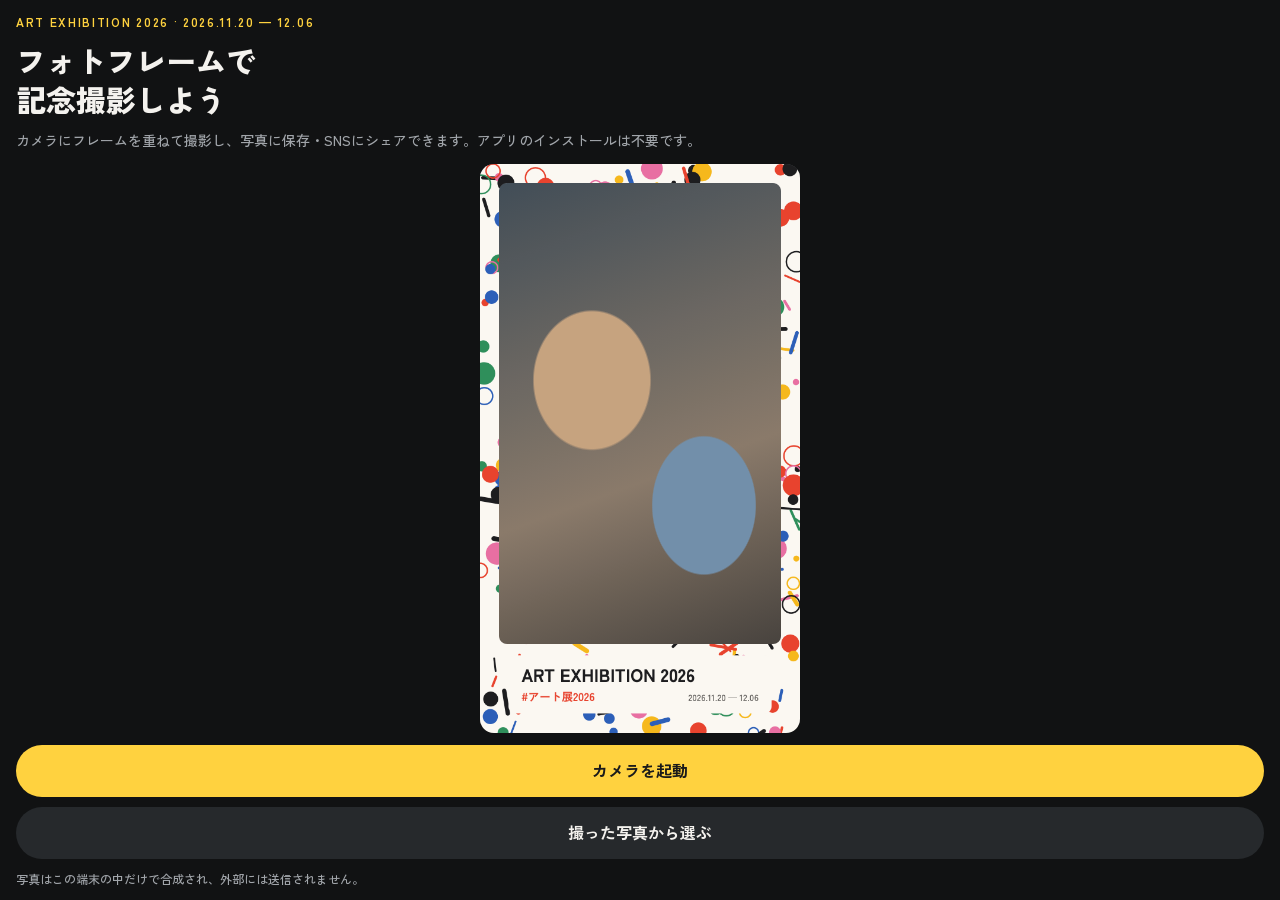
<file: docs/index.html>
<!doctype html>
<html lang="ja">
<head>
<meta charset="utf-8">
<meta http-equiv="Content-Security-Policy" content="default-src 'none'; script-src 'sha256-+omC0Cmh1S4d5NtvsgSOrNm+fykbYxJOwi4Ibg5QSxo='; style-src 'self' 'sha256-+TTUO1R87nShpzcN5S4GfDhTCxxVoN/OZZD8B69Zn8c='; font-src 'self'; img-src 'self' data: blob:; media-src 'self' blob:; connect-src 'none'; object-src 'none'; base-uri 'none'; form-action 'none'">
<meta name="referrer" content="no-referrer">
<meta name="viewport" content="width=device-width,initial-scale=1,viewport-fit=cover">
<meta name="theme-color" content="#111213">
</head>
<body>
<title>会場フォトフレーム</title>
<meta name="claude:viewport-fit-sides" content="cover">
<link rel="stylesheet" href="fonts/fonts.css">
<style>
/* Layout: one-screen camera app. 9:16 viewfinder fills the top, a control deck sits below.
   Deliberately single dark look, like a camera viewfinder, so the photo and frame colors read true. */
:root {
  --bg: #111213;
  --deck: #1b1d1f;
  --raise: #26292c;
  --fg: #f4f2ee;
  --muted: #a1a5aa;
  --accent: #ffd23f;
  --danger: #ff8a7a;
  --font: "Zen Kaku Gothic New", "Hiragino Sans", "Hiragino Kaku Gothic ProN", "Noto Sans JP", "Yu Gothic", sans-serif;
  color-scheme: dark;
  padding-top: env(safe-area-inset-top, 0px);
  padding-bottom: env(safe-area-inset-bottom, 0px);
}
*, *::before, *::after { box-sizing: border-box; }
[hidden] { display: none !important; }
html, body { height: 100%; }
body {
  margin: 0;
  background: var(--bg);
  color: var(--fg);
  font: 500 15px/1.6 var(--font);
  -webkit-tap-highlight-color: transparent;
  overflow: hidden;
}
button, .btn { font: inherit; color: inherit; }
button:focus-visible, .btn:focus-within, .btn:focus-visible { outline: 3px solid var(--accent); outline-offset: 3px; }

.screen {
  height: 100%;
  display: flex;
  flex-direction: column;
  padding-left: max(16px, env(safe-area-inset-left, 0px));
  padding-right: max(16px, env(safe-area-inset-right, 0px));
  padding-block: 12px;
  gap: 12px;
}

/* ---------- viewfinder ---------- */
.viewport { flex: 1; min-height: 0; container-type: size; display: grid; place-items: center; }
.box {
  position: relative;
  width: min(100cqw, 100cqh * 9 / 16);
  aspect-ratio: 9 / 16;
  max-width: 100%;
  border-radius: 14px;
  overflow: hidden;
  background: #000;
  touch-action: pan-y;
}
.box > video, .box > img, .box > .sample {
  position: absolute; inset: 0; width: 100%; height: 100%; object-fit: cover; display: block;
}
.box > img.overlay { object-fit: fill; pointer-events: none; }
video.mirror { transform: scaleX(-1); }
.sample {
  background:
    radial-gradient(60% 40% at 35% 38%, #c9a27a 0 30%, transparent 31%),
    radial-gradient(40% 30% at 70% 60%, #6f8fae 0 40%, transparent 41%),
    linear-gradient(160deg, #3b4a57, #8b7a68 55%, #2b2a2a);
  filter: saturate(.9);
}
.flash { position: absolute; inset: 0; background: #fff; opacity: 0; pointer-events: none; }
.flash.on { animation: flash .35s ease-out; }
@keyframes flash { from { opacity: .85; } to { opacity: 0; } }

.fallback {
  position: absolute; inset: 0;
  display: flex; flex-direction: column; justify-content: center; align-items: center;
  gap: 12px; padding: 18% 14%;
  background: rgba(17, 18, 19, .72);
  text-align: center;
}
.fallback p { margin: 0 0 4px; font-size: 14px; color: var(--fg); text-wrap: balance; }

/* ---------- deck ---------- */
.deck { display: flex; flex-direction: column; gap: 12px; }
.thumbs {
  display: flex; gap: 10px; overflow-x: auto; padding: 4px 2px 6px;
  scrollbar-width: none; justify-content: safe center;
}
.thumbs::-webkit-scrollbar { display: none; }
.thumb {
  flex: 0 0 auto; display: flex; flex-direction: column; align-items: center; gap: 4px;
  background: none; border: 0; padding: 0; cursor: pointer; color: var(--muted); font-size: 11px;
}
.thumb span.pic {
  position: relative; width: 46px; aspect-ratio: 9 / 16; border-radius: 6px; overflow: hidden;
  background: linear-gradient(160deg, #3b4a57, #8b7a68);
  outline: 2px solid transparent; outline-offset: 2px;
}
.thumb img { position: absolute; inset: 0; width: 100%; height: 100%; }
.thumb[aria-pressed="true"] { color: var(--fg); }
.thumb[aria-pressed="true"] span.pic { outline-color: var(--accent); }

.controls { display: grid; grid-template-columns: 1fr auto 1fr; align-items: center; }
.controls > :first-child { justify-self: start; }
.controls > :last-child { justify-self: end; }
.round {
  display: inline-flex; flex-direction: column; align-items: center; justify-content: center; gap: 2px;
  min-width: 64px; height: 56px; padding: 0 10px; border-radius: 14px;
  background: var(--raise); border: 0; font-size: 11px; color: var(--fg); cursor: pointer;
}
.round { position: relative; }
.round svg { width: 22px; height: 22px; }
.round input[type=file] { position: absolute; inset: 0; opacity: 0; width: 100%; cursor: pointer; }
.round:focus-within { outline: 3px solid var(--accent); outline-offset: 3px; }
.round:disabled { opacity: .35; }
.shutter {
  width: 76px; height: 76px; border-radius: 50%;
  border: 5px solid var(--fg); background: var(--fg); background-clip: content-box; padding: 4px;
  cursor: pointer; transition: transform .1s;
}
.shutter:active { transform: scale(.94); }
.shutter:disabled { opacity: .3; }

.btn {
  position: relative;
  display: inline-flex; align-items: center; justify-content: center; gap: 8px;
  min-height: 52px; padding: 0 22px; border-radius: 999px; border: 0;
  font-weight: 700; font-size: 16px; cursor: pointer; text-decoration: none;
}
.btn.primary { background: var(--accent); color: #1a1a1a; }
.btn.ghost { background: var(--raise); color: var(--fg); }
.btn.block { width: 100%; }
.btn input[type=file] { position: absolute; inset: 0; opacity: 0; width: 100%; cursor: pointer; }

/* ---------- start ---------- */
#start { overflow-y: auto; }
#start .viewport { flex: 1 1 auto; min-height: 220px; }
.intro { display: flex; flex-direction: column; gap: 10px; }
.eyebrow { margin: 0; font-size: 12px; letter-spacing: .14em; color: var(--accent); font-weight: 700; }
h1 { margin: 0; font-size: clamp(22px, 6vw, 30px); font-weight: 900; line-height: 1.3; text-wrap: balance; }
.lead { margin: 0; color: var(--muted); font-size: 14px; }
.actions { display: flex; flex-direction: column; gap: 10px; }
.note { margin: 0; font-size: 12px; color: var(--muted); }
.banner {
  margin: 0; padding: 10px 12px; border-radius: 10px;
  background: #3a2f12; color: #ffe6a0; font-size: 13px;
}

/* ---------- result ---------- */
.tagrow {
  display: flex; align-items: center; gap: 10px;
  background: var(--deck); border-radius: 12px; padding: 8px 8px 8px 14px;
}
.tagrow code { flex: 1; min-width: 0; font: 700 15px/1.4 var(--font); color: var(--accent); overflow-wrap: anywhere; user-select: all; }
.tagrow button { background: var(--raise); border: 0; border-radius: 8px; padding: 8px 12px; font-size: 13px; cursor: pointer; }
.row2 { display: grid; grid-template-columns: 1fr 1.6fr; gap: 10px; }
.hint { margin: 0; font-size: 12px; color: var(--muted); text-align: center; }

.toast {
  position: fixed; left: 50%; bottom: calc(24px + env(safe-area-inset-bottom, 0px));
  transform: translateX(-50%); z-index: 20;
  background: var(--fg); color: #111; font-weight: 700; font-size: 14px;
  padding: 10px 18px; border-radius: 999px; box-shadow: 0 6px 24px rgba(0,0,0,.4);
  max-width: calc(100% - 32px); text-align: center;
}
@media (prefers-reduced-motion: reduce) {
  .flash.on { animation: none; }
  .shutter { transition: none; }
}
</style>

<!-- スタート画面 -->
<section class="screen" id="start">
  <div class="intro">
    <p class="eyebrow" id="startEyebrow"></p>
    <h1>フォトフレームで<br>記念撮影しよう</h1>
    <p class="lead">カメラにフレームを重ねて撮影し、写真に保存・SNSにシェアできます。アプリのインストールは不要です。</p>
    <p class="banner" id="inappBanner" hidden>アプリ内ブラウザではカメラが使えないことがあります。右上のメニューから「ブラウザで開く」を選ぶと確実です。</p>
  </div>
  <div class="viewport">
    <div class="box" aria-label="フレームの見本">
      <div class="sample"></div>
      <img class="overlay" id="startOverlay" alt="">
    </div>
  </div>
  <div class="actions">
    <button class="btn primary block" id="startBtn" type="button">カメラを起動</button>
    <label class="btn ghost block">撮った写真から選ぶ
      <input type="file" id="startPick" accept="image/*">
    </label>
    <p class="note">写真はこの端末の中だけで合成され、外部には送信されません。</p>
  </div>
</section>

<!-- 撮影画面 -->
<section class="screen" id="camera" hidden>
  <div class="viewport">
    <div class="box" id="stage">
      <video id="video" playsinline muted autoplay></video>
      <img class="overlay" id="overlay" alt="">
      <div class="flash" id="flash"></div>
      <div class="fallback" id="fallback" hidden>
        <p id="fallbackMsg"></p>
        <label class="btn primary block">カメラで撮影
          <input type="file" id="pickEnv" accept="image/*" capture="environment">
        </label>
        <label class="btn ghost block">自撮りで撮影
          <input type="file" id="pickUser" accept="image/*" capture="user">
        </label>
      </div>
    </div>
  </div>
  <div class="deck">
    <div class="thumbs" id="thumbs" role="group" aria-label="フレームを選ぶ"></div>
    <div class="controls">
      <button class="round" id="flipBtn" type="button" aria-label="カメラ切替">
        <svg viewBox="0 0 24 24" fill="none" stroke="currentColor" stroke-width="2" stroke-linecap="round" stroke-linejoin="round" aria-hidden="true"><path d="M3 7h3l2-3h8l2 3h3v13H3z"/><path d="M9 13a3 3 0 0 1 5.2-2"/><path d="M15 13a3 3 0 0 1-5.2 2"/><path d="M14 9.5V11h-1.5M10 16.5V15h1.5"/></svg>
        切替
      </button>
      <button class="shutter" id="shutter" type="button" aria-label="撮影"></button>
      <label class="round">
        <svg viewBox="0 0 24 24" fill="none" stroke="currentColor" stroke-width="2" stroke-linecap="round" stroke-linejoin="round" aria-hidden="true"><rect x="3" y="4" width="18" height="16" rx="2"/><circle cx="9" cy="10" r="2"/><path d="m21 16-5-5-9 9"/></svg>
        写真
        <input type="file" id="pickGallery" accept="image/*">
      </label>
    </div>
  </div>
</section>

<!-- 撮影結果 -->
<section class="screen" id="result" hidden>
  <div class="viewport">
    <div class="box"><img id="resultImg" alt="フレーム付きの写真"></div>
  </div>
  <div class="deck">
    <div class="tagrow">
      <code id="tagText"></code>
      <button type="button" id="copyBtn">コピー</button>
    </div>
    <div class="row2">
      <button class="btn ghost" id="retakeBtn" type="button">撮り直す</button>
      <button class="btn primary" id="saveBtn" type="button">保存・シェア</button>
    </div>
    <p class="hint" id="saveHint">保存できない場合は、写真を長押しして「写真に追加」を選んでください。</p>
  </div>
</section>

<div class="toast" id="toast" role="status" hidden></div>

<script>
/* =========================================================
   設定：イベント名・ハッシュタグ・フレームはここを書き換える
   作家素材を使う場合は 1080×1920 の透過PNGを docs/frames/ に置き、
   { id: "artist-a", name: "作家A", src: "frames/artist-a.png" } を追加する
   ========================================================= */
const CONFIG = {
  eventName: "ART EXHIBITION 2026",
  eventNameJa: "アート展 2026",
  dateText: "2026.11.20 — 12.06",
  venue: "TOKYO",
  hashtag: "#アート展2026",
  filePrefix: "art-exhibition-2026",
  frames: [
    { id: "irodori", name: "いろどり", draw: drawIrodori },
    { id: "polaroid", name: "ポラロイド", draw: drawPolaroid },
    { id: "brush", name: "ブラシ", draw: drawBrush },
    { id: "line", name: "ライン", draw: drawLine },
  ],
};

const W = 1080, H = 1920;
const FONT = '"Zen Kaku Gothic New", "Hiragino Sans", "Noto Sans JP", sans-serif';
const COLORS = ["#e8432e", "#f6b81c", "#2f8f5b", "#2c5fb8", "#e86fa2", "#1d1d1f"];

/* ---------- 仮デザインのフレーム（Canvasで描画） ---------- */
function mulberry32(a) {
  return function () {
    a |= 0; a = (a + 0x6d2b79f5) | 0;
    let t = Math.imul(a ^ (a >>> 15), 1 | a);
    t = (t + Math.imul(t ^ (t >>> 7), 61 | t)) ^ t;
    return ((t ^ (t >>> 14)) >>> 0) / 4294967296;
  };
}
// 角丸の四角形をパスに追加する（beginPath はしない。呼び出し側で必要に応じて行う）
function rrect(ctx, x, y, w, h, r) {
  ctx.moveTo(x + r, y);
  ctx.arcTo(x + w, y, x + w, y + h, r);
  ctx.arcTo(x + w, y + h, x, y + h, r);
  ctx.arcTo(x, y + h, x, y, r);
  ctx.arcTo(x, y, x + w, y, r);
  ctx.closePath();
}
// 外枠から内側の窓を抜いた領域
function borderPath(ctx, l, t, r, b, radius) {
  ctx.beginPath();
  ctx.rect(0, 0, W, H);
  rrect(ctx, l, t, W - l - r, H - t - b, radius);
}

function drawIrodori(ctx) {
  const rnd = mulberry32(7);
  ctx.save();
  borderPath(ctx, 64, 64, 64, 300, 28);
  ctx.fillStyle = "#fbf8f2";
  ctx.fill("evenodd");
  ctx.clip("evenodd");
  for (let i = 0; i < 420; i++) {
    const x = rnd() * W, y = rnd() * H;
    ctx.fillStyle = COLORS[Math.floor(rnd() * COLORS.length)];
    ctx.strokeStyle = ctx.fillStyle;
    const k = rnd();
    if (k < 0.55) {
      ctx.beginPath(); ctx.arc(x, y, 8 + rnd() * 30, 0, Math.PI * 2); ctx.fill();
    } else if (k < 0.85) {
      ctx.lineWidth = 6 + rnd() * 10; ctx.lineCap = "round";
      const a = rnd() * Math.PI, len = 30 + rnd() * 60;
      ctx.beginPath(); ctx.moveTo(x, y); ctx.lineTo(x + Math.cos(a) * len, y + Math.sin(a) * len); ctx.stroke();
    } else {
      ctx.lineWidth = 5;
      ctx.beginPath(); ctx.arc(x, y, 14 + rnd() * 20, 0, Math.PI * 2); ctx.stroke();
    }
  }
  ctx.restore();
  // 下部のプレート
  ctx.fillStyle = "#fbf8f2";
  ctx.beginPath(); rrect(ctx, 96, H - 262, W - 192, 196, 24); ctx.fill();
  ctx.fillStyle = "#1d1d1f";
  ctx.textBaseline = "alphabetic";
  ctx.font = `900 60px ${FONT}`;
  ctx.fillText(CONFIG.eventName, 140, H - 172);
  ctx.font = `700 38px ${FONT}`;
  ctx.fillStyle = "#e8432e";
  ctx.fillText(CONFIG.hashtag, 140, H - 108);
  ctx.textAlign = "right";
  ctx.fillStyle = "#5c5a57";
  ctx.font = `500 30px ${FONT}`;
  ctx.fillText(CONFIG.dateText, W - 140, H - 108);
  ctx.textAlign = "left";
}

function drawPolaroid(ctx) {
  ctx.save();
  borderPath(ctx, 56, 56, 56, 360, 0);
  ctx.fillStyle = "#fbfbf9";
  ctx.fill("evenodd");
  ctx.restore();
  // 窓の内側にうっすら影
  ctx.strokeStyle = "rgba(0,0,0,.08)"; ctx.lineWidth = 2;
  ctx.strokeRect(56, 56, W - 112, H - 416);
  ctx.fillStyle = "#1d1d1f";
  ctx.font = `900 64px ${FONT}`;
  ctx.fillText(CONFIG.eventNameJa, 84, H - 220);
  ctx.font = `500 34px ${FONT}`;
  ctx.fillStyle = "#6b6a66";
  ctx.fillText(`${CONFIG.dateText}  ${CONFIG.venue}`, 86, H - 158);
  ctx.font = `700 38px ${FONT}`;
  ctx.fillStyle = "#2c5fb8";
  ctx.fillText(CONFIG.hashtag, 86, H - 92);
  // 右下にカラーチップ
  COLORS.slice(0, 5).forEach((c, i) => {
    ctx.fillStyle = c;
    ctx.beginPath(); ctx.arc(W - 96 - i * 46, H - 232, 16, 0, Math.PI * 2); ctx.fill();
  });
}

function drawBrush(ctx) {
  const rnd = mulberry32(21);
  const corner = (cx, cy, dir) => {
    // 写真の中央にかからないよう、四隅の小さな範囲（半径およそ300px以内）に収める
    for (let i = 0; i < 6; i++) {
      ctx.strokeStyle = COLORS[i % 5];
      ctx.lineWidth = 18 + rnd() * 16;
      ctx.lineCap = "round";
      ctx.globalAlpha = 0.92;
      const r1 = 90 + i * 34 + rnd() * 12;
      ctx.beginPath();
      ctx.moveTo(cx + dir * r1, cy);
      ctx.quadraticCurveTo(cx + dir * r1 * (0.7 + rnd() * 0.3), cy + dir * r1 * (0.7 + rnd() * 0.3), cx, cy + dir * r1);
      ctx.stroke();
    }
    ctx.globalAlpha = 1;
  };
  corner(-40, -40, 1);
  corner(W + 40, H + 40, -1);
  // 左上に縦書きのイベント名
  ctx.save();
  ctx.fillStyle = "#ffffff";
  ctx.shadowColor = "rgba(0,0,0,.45)"; ctx.shadowBlur = 16;
  ctx.font = `900 46px ${FONT}`;
  ctx.translate(W - 70, 90); ctx.rotate(Math.PI / 2);
  ctx.fillText(CONFIG.eventName, 0, 0);
  ctx.restore();
  // ハッシュタグのピル
  ctx.font = `700 42px ${FONT}`;
  const tw = ctx.measureText(CONFIG.hashtag).width;
  const pw = tw + 72, px = 60, py = H - 170;
  ctx.fillStyle = "rgba(17,18,19,.78)";
  ctx.beginPath(); rrect(ctx, px, py, pw, 88, 44); ctx.fill();
  ctx.fillStyle = "#ffffff";
  ctx.fillText(CONFIG.hashtag, px + 36, py + 59);
}

function drawLine(ctx) {
  ctx.strokeStyle = "#ffffff";
  ctx.shadowColor = "rgba(0,0,0,.35)"; ctx.shadowBlur = 10;
  ctx.lineWidth = 6; ctx.strokeRect(44, 44, W - 88, H - 88);
  ctx.lineWidth = 2; ctx.strokeRect(64, 64, W - 128, H - 128);
  ctx.fillStyle = "#ffffff";
  ctx.textAlign = "center";
  ctx.font = `700 30px ${FONT}`;
  ctx.fillText(CONFIG.venue.split("").join(" "), W / 2, 124);
  ctx.textAlign = "left";
  ctx.font = `900 54px ${FONT}`;
  ctx.fillText(CONFIG.eventName, 104, H - 160);
  ctx.font = `700 34px ${FONT}`;
  ctx.fillText(CONFIG.hashtag, 104, H - 106);
  ctx.textAlign = "right";
  ctx.font = `500 30px ${FONT}`;
  ctx.fillText(CONFIG.dateText, W - 104, H - 106);
  ctx.textAlign = "left";
  ctx.shadowColor = "transparent";
}

/* ---------- 状態 ---------- */
const $ = (id) => document.getElementById(id);
const state = {
  frameIndex: 0,
  frameImgs: [],      // HTMLImageElement（1080×1920）
  frameUrls: [],
  stream: null,
  facing: "environment",
  mirror: false,
  live: false,
  resultBlob: null,
  resultUrl: null,
};
let downloadsApi = null; // claude.ai の Artifact 上でのみ使う保存API

function show(id) {
  for (const s of ["start", "camera", "result"]) $(s).hidden = s !== id;
}
let toastTimer;
function toast(msg) {
  const t = $("toast");
  t.textContent = msg; t.hidden = false;
  clearTimeout(toastTimer);
  toastTimer = setTimeout(() => (t.hidden = true), 2400);
}

/* ---------- フレームの準備 ---------- */
function loadImage(src) {
  return new Promise((res, rej) => {
    const img = new Image();
    img.onload = () => res(img);
    img.onerror = rej;
    img.src = src;
  });
}
async function buildFrames() {
  try {
    await Promise.race([
      Promise.all([
        document.fonts.load(`900 60px ${FONT}`, "ART展"),
        document.fonts.load(`700 40px ${FONT}`, "#アート展"),
        document.fonts.load(`500 30px ${FONT}`, "2026"),
      ]),
      new Promise((r) => setTimeout(r, 2500)),
    ]);
  } catch (e) { /* フォントが読めなくても代替フォントで描画する */ }
  for (const f of CONFIG.frames) {
    let url;
    if (f.src) {
      url = f.src;
    } else {
      const c = document.createElement("canvas");
      c.width = W; c.height = H;
      f.draw(c.getContext("2d"));
      url = c.toDataURL("image/png");
    }
    state.frameUrls.push(url);
    state.frameImgs.push(await loadImage(url));
  }
}
function renderThumbs() {
  const wrap = $("thumbs");
  wrap.textContent = "";
  CONFIG.frames.forEach((f, i) => {
    const b = document.createElement("button");
    b.type = "button"; b.className = "thumb";
    b.setAttribute("aria-pressed", String(i === state.frameIndex));
    const pic = document.createElement("span"); pic.className = "pic";
    const img = document.createElement("img"); img.src = state.frameUrls[i]; img.alt = "";
    pic.appendChild(img);
    const label = document.createElement("span"); label.textContent = f.name;
    b.append(pic, label);
    b.addEventListener("click", () => setFrame(i));
    wrap.appendChild(b);
  });
}
function setFrame(i) {
  const n = CONFIG.frames.length;
  state.frameIndex = (i + n) % n;
  $("overlay").src = state.frameUrls[state.frameIndex];
  $("startOverlay").src = state.frameUrls[state.frameIndex];
  [...$("thumbs").children].forEach((b, k) => b.setAttribute("aria-pressed", String(k === state.frameIndex)));
  $("thumbs").children[state.frameIndex]?.scrollIntoView({ inline: "center", block: "nearest", behavior: "smooth" });
}

/* ---------- カメラ ---------- */
function stopStream() {
  state.stream?.getTracks().forEach((t) => t.stop());
  state.stream = null;
}
async function openStream(facing) {
  stopStream();
  const stream = await navigator.mediaDevices.getUserMedia({
    audio: false,
    video: { facingMode: { ideal: facing }, width: { ideal: 1920 }, height: { ideal: 1920 } },
  });
  state.stream = stream;
  const v = $("video");
  v.srcObject = stream;
  await v.play().catch(() => {});
  const s = stream.getVideoTracks()[0].getSettings?.() || {};
  state.mirror = (s.facingMode || facing) === "user";
  v.classList.toggle("mirror", state.mirror);
  state.live = true;
  v.hidden = false;
  $("fallback").hidden = true;
  $("shutter").disabled = false;
  $("flipBtn").disabled = false;
}
// claude.ai のプレビューなど、他のページに埋め込まれているか
function isEmbedded() {
  try { return window.top !== window.self; } catch (e) { return true; }
}
function cameraErrorMessage(e) {
  if (e && (e.name === "NotAllowedError" || e.name === "SecurityError")) {
    if (isEmbedded()) return "このプレビュー画面ではライブカメラを使えません（公開版では使えます）。下のボタンから端末のカメラで撮影できます。";
    return "カメラへのアクセスがオフになっています。ブラウザの設定でこのサイトのカメラを許可し、ページを再読み込みしてください。下のボタンから端末のカメラでも撮影できます。";
  }
  if (e && e.name === "NotFoundError") return "カメラが見つかりませんでした。下のボタンから撮影するか、写真を選んでください。";
  return "この画面ではカメラを直接起動できません。端末のカメラで撮影すると、フレームを重ねて仕上げます。";
}
function enterFallback(msg) {
  stopStream();
  state.live = false;
  $("video").hidden = true;
  $("fallbackMsg").textContent = msg;
  $("fallback").hidden = false;
  $("shutter").disabled = true;
  $("flipBtn").disabled = true;
  show("camera");
}
async function startCamera() {
  if (!navigator.mediaDevices?.getUserMedia) {
    enterFallback(cameraErrorMessage());
    return;
  }
  const btn = $("startBtn");
  btn.disabled = true; btn.textContent = "カメラを起動しています…";
  try {
    await openStream(state.facing);
    show("camera");
  } catch (e) {
    enterFallback(cameraErrorMessage(e));
  } finally {
    btn.disabled = false; btn.textContent = "カメラを起動";
  }
}
async function flipCamera() {
  const prev = state.facing;
  state.facing = prev === "user" ? "environment" : "user";
  try {
    await openStream(state.facing);
  } catch (e) {
    state.facing = prev;
    toast("カメラを切り替えられませんでした");
    try { await openStream(prev); } catch (_) { enterFallback(cameraErrorMessage(_)); }
  }
}

/* ---------- 合成 ---------- */
function compose(source, sw, sh, mirror) {
  const c = document.createElement("canvas");
  c.width = W; c.height = H;
  const ctx = c.getContext("2d");
  ctx.fillStyle = "#000"; ctx.fillRect(0, 0, W, H);
  const scale = Math.max(W / sw, H / sh);
  const dw = sw * scale, dh = sh * scale;
  ctx.save();
  if (mirror) { ctx.translate(W, 0); ctx.scale(-1, 1); }
  ctx.drawImage(source, (W - dw) / 2, (H - dh) / 2, dw, dh);
  ctx.restore();
  ctx.drawImage(state.frameImgs[state.frameIndex], 0, 0, W, H);
  return c;
}
function showResult(canvas) {
  try {
    canvas.toBlob(onResultBlob, "image/jpeg", 0.92);
  } catch (e) {
    toast("画像を作れませんでした。もう一度お試しください");
  }
}
function onResultBlob(blob) {
  if (!blob) { toast("画像を作れませんでした。もう一度お試しください"); return; }
  if (state.resultUrl) URL.revokeObjectURL(state.resultUrl);
  state.resultBlob = blob;
  state.resultUrl = URL.createObjectURL(blob);
  $("resultImg").src = state.resultUrl;
  show("result");
}
function capture() {
  const v = $("video");
  if (!state.live || !v.videoWidth) return;
  const f = $("flash");
  f.classList.remove("on"); void f.offsetWidth; f.classList.add("on");
  const canvas = compose(v, v.videoWidth, v.videoHeight, state.mirror);
  // 結果を見ている間はカメラを止める（撮り直すときに再起動する）
  stopStream();
  showResult(canvas);
}
const MAX_FILE_BYTES = 40 * 1024 * 1024;
const MAX_PIXELS = 60e6;
async function fromFile(input) {
  const file = input.files && input.files[0];
  input.value = "";
  if (!file) return;
  // SVG はスクリプトや外部参照を含みうるため受け付けない。type が空の端末（一部の HEIC など）は読み込みで判定する
  if ((file.type && !/^image\/(jpeg|png|webp|heic|heif|gif|avif)$/i.test(file.type)) || /\.svgz?$/i.test(file.name)) {
    toast("写真（JPEG・PNG など）を選んでください");
    return;
  }
  if (file.size > MAX_FILE_BYTES) {
    toast("写真のサイズが大きすぎます");
    return;
  }
  const url = URL.createObjectURL(file);
  try {
    const img = await loadImage(url);
    if (!img.naturalWidth || img.naturalWidth * img.naturalHeight > MAX_PIXELS) throw new Error("size");
    showResult(compose(img, img.naturalWidth, img.naturalHeight, false));
  } catch (e) {
    toast("この写真は読み込めませんでした");
  } finally {
    URL.revokeObjectURL(url);
  }
}

/* ---------- 保存・共有 ---------- */
function stamp() {
  const d = new Date(), p = (n) => String(n).padStart(2, "0");
  return `${d.getFullYear()}${p(d.getMonth() + 1)}${p(d.getDate())}-${p(d.getHours())}${p(d.getMinutes())}${p(d.getSeconds())}`;
}
async function copyTag() {
  try {
    await navigator.clipboard.writeText(CONFIG.hashtag);
    toast("ハッシュタグをコピーしました");
  } catch (e) {
    const r = document.createRange(); r.selectNodeContents($("tagText"));
    const sel = getSelection(); sel.removeAllRanges(); sel.addRange(r);
    toast("選択した文字をコピーしてください");
  }
}
async function saveResult() {
  if (!state.resultBlob) return;
  const name = `${CONFIG.filePrefix}-${stamp()}.jpg`;
  if (downloadsApi) {
    try {
      await downloadsApi.save({ filename: name, data: state.resultBlob });
      toast("保存しました");
    } catch (e) {
      if (e?.code !== "declined") $("saveHint").hidden = false;
    }
    return;
  }
  const file = new File([state.resultBlob], name, { type: "image/jpeg" });
  if (navigator.canShare && navigator.canShare({ files: [file] })) {
    try {
      await navigator.share({ files: [file] });
    } catch (e) {
      if (e.name !== "AbortError") $("saveHint").hidden = false;
    }
    return;
  }
  const a = document.createElement("a");
  a.href = state.resultUrl; a.download = name;
  document.body.appendChild(a); a.click(); a.remove();
  $("saveHint").hidden = false;
}

/* ---------- 初期化 ---------- */
function setupInAppBrowser() {
  const ua = navigator.userAgent;
  // LINE はパラメータで外部ブラウザに切り替えられる
  if (!isEmbedded() && /\bLine\//i.test(ua) && !/openExternalBrowser=1/.test(location.search)) {
    const u = new URL(location.href);
    u.searchParams.set("openExternalBrowser", "1");
    location.replace(u.toString());
    return;
  }
  if (/Instagram|FBAN|FBAV|\bLine\/|Twitter|TikTok|BytedanceWebview/i.test(ua)) $("inappBanner").hidden = false;
}
function setupSwipe() {
  let x0 = null;
  const stage = $("stage");
  stage.addEventListener("pointerdown", (e) => { x0 = e.clientX; });
  stage.addEventListener("pointerup", (e) => {
    if (x0 === null) return;
    const dx = e.clientX - x0; x0 = null;
    if (Math.abs(dx) > 50) setFrame(state.frameIndex + (dx < 0 ? 1 : -1));
  });
}
async function init() {
  setupInAppBrowser();
  $("startEyebrow").textContent = `${CONFIG.eventName}  ·  ${CONFIG.dateText}`;
  $("tagText").textContent = CONFIG.hashtag;
  $("saveHint").hidden = true;

  $("startBtn").addEventListener("click", startCamera);
  $("flipBtn").addEventListener("click", flipCamera);
  $("shutter").addEventListener("click", capture);
  for (const id of ["startPick", "pickEnv", "pickUser", "pickGallery"]) {
    $(id).addEventListener("change", (e) => fromFile(e.target));
  }
  $("retakeBtn").addEventListener("click", () => {
    $("saveHint").hidden = true;
    if (state.live) {
      show("camera");
      if (!state.stream) openStream(state.facing).catch((e) => enterFallback(cameraErrorMessage(e)));
      return;
    }
    show($("fallback").hidden ? "start" : "camera");
  });
  $("saveBtn").addEventListener("click", saveResult);
  $("copyBtn").addEventListener("click", copyTag);
  setupSwipe();
  document.addEventListener("visibilitychange", () => {
    if (document.hidden) {
      if (state.live) stopStream();
    } else if (state.live && !$("camera").hidden && !state.stream) {
      openStream(state.facing).catch((e) => enterFallback(cameraErrorMessage(e)));
    }
  });

  await buildFrames();
  renderThumbs();
  setFrame(0);

  if (window.claude?.use) {
    window.claude.use("downloads").then((d) => {
      downloadsApi = d;
      if (d) $("saveBtn").textContent = "画像を保存";
    }).catch(() => {});
  }
}
init();
</script>

</body>
</html>
</file>
<file: docs/fonts/fonts.css>
@font-face {
  font-family: 'Zen Kaku Gothic New';
  font-style: normal;
  font-weight: 500;
  font-display: swap;
  src: url(s_zenkakugothicnew_v19_gNMVW2drQpDw0GjzrVNFf_valaDBcznOqs9LaWHSSmlNk8rxVYz1keqDognBR0dnbIQ0DZlb2g.2.woff2) format('woff2');
  unicode-range: U+ffd7, U+ffda-ffdc, U+ffe0-ffe2, U+ffe4, U+ffe6, U+ffe8-ffee, U+1f100-1f10c, U+1f110-1f16c, U+1f170-1f1ac, U+1f200-1f202, U+1f210-1f234;
}
@font-face {
  font-family: 'Zen Kaku Gothic New';
  font-style: normal;
  font-weight: 500;
  font-display: swap;
  src: url(s_zenkakugothicnew_v19_gNMVW2drQpDw0GjzrVNFf_valaDBcznOqs9LaWHSSmlNk8rxVYz1keqDognBR0dnbIQ0DZlb2g.3.woff2) format('woff2');
  unicode-range: U+fa10, U+fa12-fa6d, U+fb00-fb04, U+fe10-fe19, U+fe30-fe42, U+fe44-fe52, U+fe54-fe66, U+fe68-fe6b, U+ff02, U+ff04, U+ff07, U+ff51, U+ff5b, U+ff5d, U+ff5f-ff60, U+ff66, U+ff69, U+ff87, U+ffa1-ffbe, U+ffc2-ffc7, U+ffca-ffcf, U+ffd2-ffd6;
}
@font-face {
  font-family: 'Zen Kaku Gothic New';
  font-style: normal;
  font-weight: 500;
  font-display: swap;
  src: url(s_zenkakugothicnew_v19_gNMVW2drQpDw0GjzrVNFf_valaDBcznOqs9LaWHSSmlNk8rxVYz1keqDognBR0dnbIQ0DZlb2g.4.woff2) format('woff2');
  unicode-range: U+f92d-f959, U+f95b-f9f2, U+f9f4-fa0b, U+fa0e-fa0f;
}
@font-face {
  font-family: 'Zen Kaku Gothic New';
  font-style: normal;
  font-weight: 500;
  font-display: swap;
  src: url(s_zenkakugothicnew_v19_gNMVW2drQpDw0GjzrVNFf_valaDBcznOqs9LaWHSSmlNk8rxVYz1keqDognBR0dnbIQ0DZlb2g.5.woff2) format('woff2');
  unicode-range: U+9e8b-9e8c, U+9e8e-9e8f, U+9e91-9e92, U+9e95-9e96, U+9e98, U+9e9b, U+9e9d-9e9e, U+9ea4-9ea5, U+9ea8-9eaa, U+9eac-9eb0, U+9eb3-9eb5, U+9eb8, U+9ebc-9ebf, U+9ec3, U+9ec6, U+9ec8, U+9ecb-9ecd, U+9ecf-9ed1, U+9ed4-9ed5, U+9ed8, U+9edb-9ee0, U+9ee4-9ee5, U+9ee7-9ee8, U+9eec-9ef2, U+9ef4-9ef9, U+9efb-9eff, U+9f02-9f03, U+9f07-9f09, U+9f0e-9f12, U+9f14-9f17, U+9f19-9f1b, U+9f1f-9f22, U+9f26, U+9f2a-9f2c, U+9f2f, U+9f31-9f32, U+9f34, U+9f37, U+9f39-9f3a, U+9f3c-9f3f, U+9f41, U+9f43-9f47, U+9f4a, U+9f4e-9f50, U+9f52-9f58, U+9f5a, U+9f5d-9f61, U+9f63, U+9f66-9f6a, U+9f6c-9f73, U+9f75-9f77, U+9f7a, U+9f7d, U+9f7f, U+9f8f-9f92, U+9f94-9f97, U+9f99, U+9f9c-9fa3, U+9fa5, U+9fb4, U+9fbc-9fc2, U+9fc4, U+9fc6, U+9fcc, U+f900-f92c;
}
@font-face {
  font-family: 'Zen Kaku Gothic New';
  font-style: normal;
  font-weight: 500;
  font-display: swap;
  src: url(s_zenkakugothicnew_v19_gNMVW2drQpDw0GjzrVNFf_valaDBcznOqs9LaWHSSmlNk8rxVYz1keqDognBR0dnbIQ0DZlb2g.6.woff2) format('woff2');
  unicode-range: U+9c3e, U+9c41, U+9c43-9c4a, U+9c4e-9c50, U+9c52-9c54, U+9c56, U+9c58, U+9c5a-9c61, U+9c63, U+9c65, U+9c67-9c6b, U+9c6d-9c6e, U+9c70, U+9c72, U+9c75-9c78, U+9c7a-9c7c, U+9ce6-9ce7, U+9ceb-9cec, U+9cf0, U+9cf2, U+9cf6-9cf7, U+9cf9, U+9d02-9d03, U+9d06-9d09, U+9d0b, U+9d0e, U+9d11-9d12, U+9d15, U+9d17-9d18, U+9d1b-9d1f, U+9d23, U+9d26, U+9d2a-9d2c, U+9d2f-9d30, U+9d32-9d34, U+9d3a, U+9d3c-9d3f, U+9d41-9d48, U+9d4a, U+9d50-9d54, U+9d59, U+9d5d-9d65, U+9d69-9d6c, U+9d6f-9d70, U+9d72-9d73, U+9d76-9d77, U+9d7a-9d7c, U+9d7e, U+9d83-9d84, U+9d86-9d87, U+9d89-9d8a, U+9d8d-9d8e, U+9d92-9d93, U+9d95-9d9a, U+9da1, U+9da4, U+9da9-9dac, U+9dae, U+9db1-9db2, U+9db5, U+9db8-9dbd, U+9dbf-9dc4, U+9dc6-9dc7, U+9dc9-9dca, U+9dcf, U+9dd3-9dd7, U+9dd9-9dda, U+9dde-9de0, U+9de3, U+9de5-9de7, U+9de9, U+9deb, U+9ded-9df0, U+9df3-9df4, U+9df8, U+9dfd-9dfe, U+9e02, U+9e07, U+9e0a, U+9e0d-9e0e, U+9e10-9e12, U+9e15-9e16, U+9e19-9e1f, U+9e75, U+9e79-9e7d, U+9e80-9e85, U+9e87-9e88;
}
@font-face {
  font-family: 'Zen Kaku Gothic New';
  font-style: normal;
  font-weight: 500;
  font-display: swap;
  src: url(s_zenkakugothicnew_v19_gNMVW2drQpDw0GjzrVNFf_valaDBcznOqs9LaWHSSmlNk8rxVYz1keqDognBR0dnbIQ0DZlb2g.7.woff2) format('woff2');
  unicode-range: U+9ae5-9ae7, U+9ae9, U+9aeb-9aec, U+9aee-9aef, U+9af1-9af5, U+9af7, U+9af9-9afb, U+9afd, U+9aff-9b06, U+9b08-9b09, U+9b0b-9b0e, U+9b10, U+9b12, U+9b16, U+9b18-9b1d, U+9b1f-9b20, U+9b22-9b23, U+9b25-9b2f, U+9b32-9b35, U+9b37, U+9b39-9b3b, U+9b3d, U+9b43-9b44, U+9b48, U+9b4b-9b4f, U+9b51, U+9b55-9b58, U+9b5b, U+9b5e, U+9b61, U+9b63, U+9b65-9b66, U+9b68, U+9b6a-9b6f, U+9b72-9b79, U+9b7f-9b80, U+9b83-9b87, U+9b89-9b8b, U+9b8d, U+9b8f-9b94, U+9b96-9b97, U+9b9a, U+9b9d-9ba0, U+9ba6-9ba7, U+9ba9-9baa, U+9bac, U+9bb0-9bb2, U+9bb4, U+9bb7-9bb9, U+9bbb-9bbc, U+9bbe-9bc1, U+9bc6-9bc8, U+9bca, U+9bce-9bd2, U+9bd4, U+9bd7-9bd8, U+9bdd, U+9bdf, U+9be1-9be5, U+9be7, U+9bea-9beb, U+9bee-9bf3, U+9bf5, U+9bf7-9bfa, U+9bfd, U+9bff-9c00, U+9c02, U+9c04, U+9c06, U+9c08-9c0d, U+9c0f-9c16, U+9c18-9c1e, U+9c21-9c2a, U+9c2d-9c32, U+9c35-9c37, U+9c39-9c3a, U+9c3d;
}
@font-face {
  font-family: 'Zen Kaku Gothic New';
  font-style: normal;
  font-weight: 500;
  font-display: swap;
  src: url(s_zenkakugothicnew_v19_gNMVW2drQpDw0GjzrVNFf_valaDBcznOqs9LaWHSSmlNk8rxVYz1keqDognBR0dnbIQ0DZlb2g.8.woff2) format('woff2');
  unicode-range: U+98eb, U+98ed-98ee, U+98f0-98f1, U+98f3, U+98f6, U+9902, U+9907-9909, U+9911-9912, U+9914-9918, U+991a-9922, U+9924, U+9926-9927, U+992b-992c, U+992e, U+9931-9935, U+9939-993e, U+9940-9942, U+9945-9949, U+994b-994e, U+9950-9952, U+9954-9955, U+9958-9959, U+995b-995c, U+995e-9960, U+9963, U+9997-9998, U+999b, U+999d-999f, U+99a3, U+99a5-99a6, U+99a8, U+99ad-99ae, U+99b0-99b2, U+99b5, U+99b9-99ba, U+99bc-99bd, U+99bf, U+99c1, U+99c3, U+99c8-99c9, U+99d1, U+99d3-99d5, U+99d8-99df, U+99e1-99e2, U+99e7, U+99ea-99ee, U+99f0-99f2, U+99f4-99f5, U+99f8-99f9, U+99fb-99fe, U+9a01-9a05, U+9a08, U+9a0a-9a0c, U+9a0f-9a11, U+9a16, U+9a1a, U+9a1e, U+9a20, U+9a22-9a24, U+9a27, U+9a2b, U+9a2d-9a2e, U+9a31, U+9a33, U+9a35-9a38, U+9a3e, U+9a40-9a45, U+9a47, U+9a4a-9a4e, U+9a51-9a52, U+9a54-9a58, U+9a5b, U+9a5d, U+9a5f, U+9a62, U+9a64-9a65, U+9a69-9a6c, U+9aaa, U+9aac-9ab0, U+9ab2, U+9ab4-9ab7, U+9ab9, U+9abb-9ac1, U+9ac3, U+9ac6, U+9ac8, U+9ace-9ad3, U+9ad5-9ad7, U+9adb-9adc, U+9ade-9ae0, U+9ae2-9ae4;
}
@font-face {
  font-family: 'Zen Kaku Gothic New';
  font-style: normal;
  font-weight: 500;
  font-display: swap;
  src: url(s_zenkakugothicnew_v19_gNMVW2drQpDw0GjzrVNFf_valaDBcznOqs9LaWHSSmlNk8rxVYz1keqDognBR0dnbIQ0DZlb2g.9.woff2) format('woff2');
  unicode-range: U+971d, U+9721-9724, U+9728, U+972a, U+9730-9731, U+9733, U+9736, U+9738-9739, U+973b, U+973d-973e, U+9741-9744, U+9746-974a, U+974d-974f, U+9751, U+9755, U+9757-9758, U+975a-975c, U+9760-9761, U+9763-9764, U+9766-9768, U+976a-976b, U+976e, U+9771, U+9773, U+9776-977d, U+977f-9781, U+9785-9786, U+9789, U+978b, U+978f-9790, U+9795-9797, U+9799-979a, U+979c, U+979e-97a0, U+97a2-97a3, U+97a6, U+97a8, U+97ab-97ac, U+97ae, U+97b1-97b6, U+97b8-97ba, U+97bc, U+97be-97bf, U+97c1, U+97c3-97ce, U+97d0-97d1, U+97d4, U+97d7-97d9, U+97db-97de, U+97e0-97e1, U+97e4, U+97e6, U+97ed-97ef, U+97f1-97f2, U+97f4-97f8, U+97fa, U+9804, U+9807, U+980a, U+980c-980f, U+9814, U+9816-9817, U+9819-981a, U+981c, U+981e, U+9820-9821, U+9823-9826, U+982b, U+982e-9830, U+9832-9835, U+9837, U+9839, U+983d-983e, U+9844, U+9846-9847, U+984a-984b, U+984f, U+9851-9853, U+9856-9857, U+9859-985b, U+9862-9863, U+9865-9866, U+986a-986c, U+986f-9871, U+9873-9875, U+98aa-98ab, U+98ad-98ae, U+98b0-98b1, U+98b4, U+98b6-98b8, U+98ba-98bc, U+98bf, U+98c2-98c8, U+98cb-98cc, U+98ce, U+98dc, U+98de, U+98e0-98e1, U+98e3, U+98e5-98e7, U+98e9-98ea;
}
@font-face {
  font-family: 'Zen Kaku Gothic New';
  font-style: normal;
  font-weight: 500;
  font-display: swap;
  src: url(s_zenkakugothicnew_v19_gNMVW2drQpDw0GjzrVNFf_valaDBcznOqs9LaWHSSmlNk8rxVYz1keqDognBR0dnbIQ0DZlb2g.10.woff2) format('woff2');
  unicode-range: U+944a, U+944c, U+9452-9453, U+9455, U+9459-945c, U+945e-9463, U+9468, U+946a-946b, U+946d-9472, U+9475, U+9477, U+947c-947f, U+9481, U+9483-9485, U+9578-9579, U+957e-957f, U+9582, U+9584, U+9586-9588, U+958a, U+958c-958f, U+9592, U+9594, U+9596, U+9598-9599, U+959d-95a1, U+95a4, U+95a6-95a9, U+95ab-95ad, U+95b1, U+95b4, U+95b6, U+95b9-95bf, U+95c3, U+95c6, U+95c8-95cd, U+95d0-95d6, U+95d9-95da, U+95dc-95e2, U+95e4-95e6, U+95e8, U+961d-961e, U+9621-9622, U+9624-9626, U+9628, U+962c, U+962e-962f, U+9631, U+9633-9634, U+9637-963a, U+963c-963d, U+9641-9642, U+964b-964c, U+964f, U+9652, U+9654, U+9656-9658, U+965c-965f, U+9661, U+9666, U+966a, U+966c, U+966e, U+9672, U+9674, U+9677, U+967b-967c, U+967e-967f, U+9681-9684, U+9689, U+968b, U+968d, U+9691, U+9695-9698, U+969a, U+969d, U+969f, U+96a4-96aa, U+96ae-96b4, U+96b6, U+96b8-96bb, U+96bd, U+96c1, U+96c9-96cb, U+96cd-96ce, U+96d2, U+96d5-96d6, U+96d8-96da, U+96dc-96df, U+96e9, U+96ef, U+96f1, U+96f9-96fa, U+9702-9706, U+9708-9709, U+970d-970f, U+9711, U+9713-9714, U+9716, U+9719-971b;
}
@font-face {
  font-family: 'Zen Kaku Gothic New';
  font-style: normal;
  font-weight: 500;
  font-display: swap;
  src: url(s_zenkakugothicnew_v19_gNMVW2drQpDw0GjzrVNFf_valaDBcznOqs9LaWHSSmlNk8rxVYz1keqDognBR0dnbIQ0DZlb2g.11.woff2) format('woff2');
  unicode-range: U+92bc-92bd, U+92bf-92c3, U+92c5-92c8, U+92cb-92d0, U+92d2-92d3, U+92d5, U+92d7-92d9, U+92dc-92dd, U+92df-92e1, U+92e3-92e5, U+92e7-92ea, U+92ec, U+92ee, U+92f0, U+92f2, U+92f7-92fb, U+92ff-9300, U+9302, U+9304, U+9308, U+930d, U+930f-9311, U+9314-9315, U+9318-931a, U+931c-931f, U+9321-9325, U+9327-932b, U+932e, U+9333-9337, U+933a-933b, U+9344, U+9347-934a, U+934d, U+9350-9352, U+9354-9358, U+935a, U+935c, U+935e, U+9360, U+9364-9365, U+9367, U+9369-936d, U+936f-9371, U+9373-9374, U+9376, U+937a, U+937d-9382, U+9388, U+938a-938b, U+938d, U+938f, U+9392, U+9394-9395, U+9397-9398, U+939a-939b, U+939e, U+93a1, U+93a3-93a4, U+93a6, U+93a8-93a9, U+93ab-93ad, U+93b0, U+93b4-93b6, U+93b9-93bb, U+93c1, U+93c3-93cd, U+93d0-93d1, U+93d3, U+93d6-93d9, U+93dc-93df, U+93e2, U+93e4-93e8, U+93f1, U+93f5, U+93f7-93fb, U+93fd, U+9401-9404, U+9407-9409, U+940d-9410, U+9413-9417, U+9419-941a, U+941f, U+9421, U+942b, U+942e-942f, U+9431-9434, U+9436, U+9438, U+943a-943b, U+943d, U+943f, U+9441, U+9443-9445, U+9448;
}
@font-face {
  font-family: 'Zen Kaku Gothic New';
  font-style: normal;
  font-weight: 500;
  font-display: swap;
  src: url(s_zenkakugothicnew_v19_gNMVW2drQpDw0GjzrVNFf_valaDBcznOqs9LaWHSSmlNk8rxVYz1keqDognBR0dnbIQ0DZlb2g.12.woff2) format('woff2');
  unicode-range: U+9143, U+9146-914c, U+914f, U+9153, U+9156-915b, U+9161, U+9163-9165, U+9167, U+9169, U+916d, U+9172-9174, U+9179-917b, U+9181-9183, U+9185-9187, U+9189-918b, U+918e, U+9191, U+9193-9195, U+9197-9198, U+919e, U+91a1-91a2, U+91a6, U+91a8, U+91aa-91b6, U+91ba-91bd, U+91bf-91c6, U+91c9, U+91cb, U+91d0, U+91d3-91d4, U+91d6-91d7, U+91d9-91db, U+91de-91df, U+91e1, U+91e4-91e6, U+91e9-91ea, U+91ec-91f1, U+91f5-91f7, U+91f9, U+91fb-91fd, U+91ff-9201, U+9204-9207, U+9209-920a, U+920c, U+920e, U+9210-9218, U+921c-921e, U+9223-9226, U+9228-9229, U+922c, U+922e-9230, U+9233, U+9235-923a, U+923c, U+923e-9240, U+9242-9243, U+9245-924b, U+924d-9251, U+9256-925a, U+925c-925e, U+9260-9261, U+9264-9269, U+926e-9270, U+9275-9279, U+927b-927f, U+9288-928a, U+928d-928e, U+9291-9293, U+9295-9297, U+9299, U+929b-929c, U+929f-92a0, U+92a4-92a5, U+92a7-92a8, U+92ab, U+92af, U+92b2-92b3, U+92b6-92bb;
}
@font-face {
  font-family: 'Zen Kaku Gothic New';
  font-style: normal;
  font-weight: 500;
  font-display: swap;
  src: url(s_zenkakugothicnew_v19_gNMVW2drQpDw0GjzrVNFf_valaDBcznOqs9LaWHSSmlNk8rxVYz1keqDognBR0dnbIQ0DZlb2g.13.woff2) format('woff2');
  unicode-range: U+8f52-8f55, U+8f57-8f58, U+8f5c-8f5e, U+8f61-8f66, U+8f9c-8f9d, U+8f9f-8fa2, U+8fa4-8fa8, U+8fad-8faf, U+8fb4-8fb8, U+8fbe, U+8fc0-8fc2, U+8fc6, U+8fc8, U+8fca-8fcb, U+8fcd, U+8fd0, U+8fd2-8fd3, U+8fd5, U+8fda, U+8fe0, U+8fe2-8fe5, U+8fe8-8fea, U+8fed-8fef, U+8ff1, U+8ff4-8ff6, U+8ff8-8ffb, U+8ffe, U+9002, U+9004-9005, U+9008, U+900b-900e, U+9011, U+9013, U+9015-9016, U+9018, U+901b, U+901e, U+9021, U+9027-902a, U+902c-902d, U+902f, U+9033-9037, U+9039, U+903c, U+903e-903f, U+9041, U+9043-9044, U+9049, U+904c, U+904f-9052, U+9056, U+9058, U+905b-905e, U+9062, U+9066-9068, U+906c, U+906f-9070, U+9072, U+9074, U+9076, U+9079, U+9080-9083, U+9085, U+9087-9088, U+908b-908c, U+908e-9090, U+9095, U+9097-9099, U+909b, U+90a0-90a2, U+90a5, U+90a8, U+90af-90b6, U+90bd-90be, U+90c3-90c5, U+90c7-90c9, U+90cc, U+90d2, U+90d5, U+90d7-90d9, U+90db-90df, U+90e2, U+90e4-90e5, U+90eb, U+90ef-90f0, U+90f2, U+90f4, U+90f6, U+90fe-9100, U+9102, U+9104-9106, U+9108, U+910d, U+9110, U+9112, U+9114-911a, U+911c, U+911e, U+9120, U+9122-9123, U+9125, U+9127, U+9129, U+912d-9132, U+9134, U+9136-9137, U+9139-913a, U+913c-913d;
}
@font-face {
  font-family: 'Zen Kaku Gothic New';
  font-style: normal;
  font-weight: 500;
  font-display: swap;
  src: url(s_zenkakugothicnew_v19_gNMVW2drQpDw0GjzrVNFf_valaDBcznOqs9LaWHSSmlNk8rxVYz1keqDognBR0dnbIQ0DZlb2g.14.woff2) format('woff2');
  unicode-range: U+8dc0, U+8dc2, U+8dc5-8dc8, U+8dca-8dcc, U+8dce-8dcf, U+8dd1, U+8dd4-8dd7, U+8dd9-8ddb, U+8ddf, U+8de3-8de5, U+8de7, U+8dea-8dec, U+8df0-8df2, U+8df4, U+8dfc-8dfd, U+8dff, U+8e01, U+8e04-8e06, U+8e08-8e09, U+8e0b-8e0c, U+8e10-8e11, U+8e14, U+8e16, U+8e1d-8e23, U+8e26-8e27, U+8e30-8e31, U+8e33-8e39, U+8e3d, U+8e40-8e42, U+8e44, U+8e47-8e50, U+8e54-8e55, U+8e59, U+8e5b-8e64, U+8e69, U+8e6c-8e6d, U+8e6f-8e72, U+8e75-8e77, U+8e79-8e7c, U+8e81-8e85, U+8e89, U+8e8b, U+8e90-8e95, U+8e98-8e9b, U+8e9d-8e9e, U+8ea1-8ea2, U+8ea7, U+8ea9-8eaa, U+8eac-8eb1, U+8eb3, U+8eb5-8eb6, U+8eba-8ebb, U+8ebe, U+8ec0-8ec1, U+8ec3-8ec8, U+8ecb, U+8ecf, U+8ed1, U+8ed4, U+8edb-8edc, U+8ee3, U+8ee8, U+8eeb, U+8eed-8eee, U+8ef0-8ef1, U+8ef7, U+8ef9-8efc, U+8efe, U+8f00, U+8f02, U+8f05, U+8f07-8f08, U+8f0a, U+8f0f-8f10, U+8f12-8f13, U+8f15-8f19, U+8f1b-8f1c, U+8f1e-8f21, U+8f23, U+8f25-8f28, U+8f2b-8f2f, U+8f33-8f37, U+8f39-8f3b, U+8f3e, U+8f40-8f43, U+8f45-8f47, U+8f49-8f4a, U+8f4c-8f4f, U+8f51;
}
@font-face {
  font-family: 'Zen Kaku Gothic New';
  font-style: normal;
  font-weight: 500;
  font-display: swap;
  src: url(s_zenkakugothicnew_v19_gNMVW2drQpDw0GjzrVNFf_valaDBcznOqs9LaWHSSmlNk8rxVYz1keqDognBR0dnbIQ0DZlb2g.15.woff2) format('woff2');
  unicode-range: U+8b2d, U+8b30, U+8b37, U+8b3c, U+8b3e, U+8b41-8b46, U+8b48-8b49, U+8b4c-8b4f, U+8b51-8b54, U+8b56, U+8b59, U+8b5b, U+8b5e-8b5f, U+8b63, U+8b69, U+8b6b-8b6d, U+8b6f, U+8b71, U+8b74, U+8b76, U+8b78-8b79, U+8b7c-8b81, U+8b84-8b85, U+8b8a-8b8f, U+8b92-8b96, U+8b99-8b9a, U+8b9c-8ba0, U+8c38-8c3a, U+8c3d-8c3f, U+8c41, U+8c45, U+8c47-8c49, U+8c4b-8c4c, U+8c4e-8c51, U+8c53-8c55, U+8c57-8c59, U+8c5b, U+8c5d, U+8c62-8c64, U+8c66, U+8c68-8c69, U+8c6b-8c6d, U+8c73, U+8c75-8c76, U+8c78, U+8c7a-8c7c, U+8c7e, U+8c82, U+8c85-8c87, U+8c89-8c8b, U+8c8d-8c8e, U+8c90, U+8c92-8c94, U+8c98-8c99, U+8c9b-8c9c, U+8c9f, U+8ca4, U+8cad-8cae, U+8cb2-8cb3, U+8cb6, U+8cb9-8cba, U+8cbd, U+8cc1-8cc2, U+8cc4-8cc6, U+8cc8-8cc9, U+8ccb, U+8ccd-8ccf, U+8cd2, U+8cd5-8cd6, U+8cd9-8cda, U+8cdd, U+8ce1, U+8ce3-8ce4, U+8ce6, U+8ce8, U+8cec, U+8cef-8cf2, U+8cf4-8cf5, U+8cf7-8cf8, U+8cfa-8cfb, U+8cfd-8cff, U+8d01, U+8d03-8d04, U+8d07, U+8d09-8d0b, U+8d0d-8d10, U+8d12-8d14, U+8d16-8d17, U+8d1b-8d1d, U+8d65, U+8d67, U+8d69, U+8d6b-8d6e, U+8d71, U+8d73, U+8d76, U+8d7f, U+8d81-8d82, U+8d84, U+8d88, U+8d8d, U+8d90-8d91, U+8d95, U+8d99, U+8d9e-8da0, U+8da6, U+8da8, U+8dab-8dac, U+8daf, U+8db2, U+8db5, U+8db7, U+8db9-8dbc, U+8dbe;
}
@font-face {
  font-family: 'Zen Kaku Gothic New';
  font-style: normal;
  font-weight: 500;
  font-display: swap;
  src: url(s_zenkakugothicnew_v19_gNMVW2drQpDw0GjzrVNFf_valaDBcznOqs9LaWHSSmlNk8rxVYz1keqDognBR0dnbIQ0DZlb2g.16.woff2) format('woff2');
  unicode-range: U+8973-8975, U+8977, U+897a-897e, U+8980, U+8983, U+8988-898a, U+898d, U+8990, U+8993-8995, U+8998, U+899b-899c, U+899f-89a1, U+89a5-89a6, U+89a9, U+89ac, U+89af-89b0, U+89b2, U+89b4-89b7, U+89ba, U+89bc-89bd, U+89bf-89c1, U+89d4-89d8, U+89da, U+89dc-89dd, U+89e5, U+89e7, U+89e9, U+89eb, U+89ed, U+89f1, U+89f3-89f4, U+89f6, U+89f8-89f9, U+89fd, U+89ff, U+8a01, U+8a04-8a05, U+8a07, U+8a0c, U+8a0f-8a12, U+8a14-8a16, U+8a1b, U+8a1d-8a1e, U+8a20-8a22, U+8a24-8a26, U+8a2b-8a2c, U+8a2f, U+8a35-8a37, U+8a3b, U+8a3d-8a3e, U+8a40-8a41, U+8a43, U+8a45-8a49, U+8a4d-8a4e, U+8a51-8a54, U+8a56-8a58, U+8a5b-8a5d, U+8a61-8a62, U+8a65, U+8a67, U+8a6c-8a6d, U+8a75-8a77, U+8a79-8a7c, U+8a7e-8a80, U+8a82-8a86, U+8a8b, U+8a8f-8a92, U+8a96-8a97, U+8a99-8a9a, U+8a9f, U+8aa1, U+8aa3, U+8aa5-8aaa, U+8aae-8aaf, U+8ab3, U+8ab6-8ab7, U+8abb-8abc, U+8abe, U+8ac2-8ac4, U+8ac6, U+8ac8-8aca, U+8acc-8acd, U+8ad0-8ad1, U+8ad3-8ad5, U+8ad7, U+8ada-8ae2, U+8ae4, U+8ae7, U+8aeb-8aec, U+8aee, U+8af0-8af1, U+8af3-8af7, U+8afa, U+8afc, U+8aff, U+8b01-8b02, U+8b04-8b07, U+8b0a-8b0d, U+8b0f-8b11, U+8b14, U+8b16, U+8b1a, U+8b1c, U+8b1e-8b20, U+8b26, U+8b28, U+8b2b-8b2c;
}
@font-face {
  font-family: 'Zen Kaku Gothic New';
  font-style: normal;
  font-weight: 500;
  font-display: swap;
  src: url(s_zenkakugothicnew_v19_gNMVW2drQpDw0GjzrVNFf_valaDBcznOqs9LaWHSSmlNk8rxVYz1keqDognBR0dnbIQ0DZlb2g.17.woff2) format('woff2');
  unicode-range: U+87e2-87e6, U+87ea-87ed, U+87ef, U+87f1, U+87f3, U+87f5-87f8, U+87fa-87fb, U+87fe-87ff, U+8801, U+8803, U+8805-8807, U+8809-880b, U+880d-8816, U+8818-881c, U+881e-881f, U+8821-8822, U+8827-8828, U+882d-882e, U+8830-8832, U+8835-8836, U+8839-883c, U+8841-8845, U+8848-884b, U+884d-884e, U+8851-8852, U+8855-8856, U+8858-885a, U+885c, U+885e-8860, U+8862, U+8864, U+8869, U+886b, U+886e-886f, U+8871-8872, U+8875, U+8877, U+8879, U+887b, U+887d-887e, U+8880-8882, U+8888, U+888d, U+8892, U+8897-889c, U+889e-88a0, U+88a2, U+88a4, U+88a8, U+88aa, U+88ae, U+88b0-88b1, U+88b5, U+88b7, U+88ba, U+88bc-88c0, U+88c3-88c4, U+88c6, U+88ca-88ce, U+88d1-88d4, U+88d8-88d9, U+88db, U+88dd-88e1, U+88e7-88e8, U+88ef-88f2, U+88f4-88f5, U+88f7, U+88f9, U+88fc, U+8901-8902, U+8904, U+8906, U+890a, U+890c-890f, U+8913, U+8915-8916, U+8918-891a, U+891c-891e, U+8920, U+8925-8928, U+892a-892b, U+8930-8932, U+8935-893b, U+893e, U+8940-8946, U+8949, U+894c-894d, U+894f, U+8952, U+8956-8957, U+895a-895c, U+895e, U+8960-8964, U+8966, U+896a-896b, U+896d-8970;
}
@font-face {
  font-family: 'Zen Kaku Gothic New';
  font-style: normal;
  font-weight: 500;
  font-display: swap;
  src: url(s_zenkakugothicnew_v19_gNMVW2drQpDw0GjzrVNFf_valaDBcznOqs9LaWHSSmlNk8rxVYz1keqDognBR0dnbIQ0DZlb2g.18.woff2) format('woff2');
  unicode-range: U+8655-8659, U+865b, U+865d-8664, U+8667, U+8669, U+866c, U+866f, U+8671, U+8675-8677, U+867a-867b, U+867d, U+8687-8689, U+868b-868d, U+8691, U+8693, U+8695-8696, U+8698, U+869a, U+869c-869d, U+86a1, U+86a3-86a4, U+86a6-86ab, U+86ad, U+86af-86b1, U+86b3-86b9, U+86bf-86c1, U+86c3-86c6, U+86c9, U+86cb, U+86ce, U+86d1-86d2, U+86d4-86d5, U+86d7, U+86da, U+86dc, U+86de-86e0, U+86e3-86e7, U+86e9, U+86ec-86ed, U+86ef, U+86f8-86fe, U+8700, U+8703-870b, U+870d-8714, U+8719-871a, U+871e-871f, U+8721-8723, U+8725, U+8728-8729, U+872e-872f, U+8731-8732, U+8734, U+8737, U+8739-8740, U+8743, U+8745, U+8749, U+874b-874e, U+8751, U+8753, U+8755, U+8757-8759, U+875d, U+875f-8761, U+8763-8766, U+8768, U+876a, U+876e-876f, U+8771-8772, U+8774, U+8778, U+877b-877c, U+877f, U+8782-8789, U+878b-878c, U+878e, U+8790, U+8793, U+8795, U+8797-8799, U+879e-87a0, U+87a2-87a3, U+87a7, U+87ab-87af, U+87b1, U+87b3, U+87b5, U+87bb, U+87bd-87c1, U+87c4, U+87c6-87cb, U+87ce, U+87d0, U+87d2, U+87d5-87d6, U+87d9-87da, U+87dc, U+87df-87e0;
}
@font-face {
  font-family: 'Zen Kaku Gothic New';
  font-style: normal;
  font-weight: 500;
  font-display: swap;
  src: url(s_zenkakugothicnew_v19_gNMVW2drQpDw0GjzrVNFf_valaDBcznOqs9LaWHSSmlNk8rxVYz1keqDognBR0dnbIQ0DZlb2g.19.woff2) format('woff2');
  unicode-range: U+84b4, U+84b9-84bb, U+84bd-84c2, U+84c6-84ca, U+84cc-84d1, U+84d3, U+84d6, U+84d9-84da, U+84dc, U+84e7, U+84ea, U+84ec, U+84ef-84f2, U+84f4, U+84f7, U+84fa-84fd, U+84ff-8500, U+8502-8503, U+8506-8507, U+850c, U+850e, U+8510, U+8514-8515, U+8517-8518, U+851a-851c, U+851e-851f, U+8521-8525, U+8527, U+852a-852c, U+852f, U+8532-8534, U+8536, U+853e-8541, U+8543, U+8546, U+8548, U+854a-854b, U+854f-8553, U+8555-855a, U+855c-8564, U+8569-856b, U+856d, U+856f, U+8577, U+8579-857b, U+857d-8581, U+8585-8586, U+8588-858c, U+858f-8591, U+8593, U+8597-8598, U+859b-859d, U+859f-85a0, U+85a2, U+85a4-85a5, U+85a7-85a8, U+85ad-85b0, U+85b4, U+85b6-85ba, U+85bc-85bf, U+85c1-85c2, U+85c7, U+85c9-85cb, U+85ce-85d0, U+85d5, U+85d8-85da, U+85dc, U+85df-85e1, U+85e5-85e6, U+85e8, U+85ed, U+85f3-85f4, U+85f6-85f7, U+85f9-85fa, U+85fc, U+85fe-8600, U+8602, U+8604-8606, U+860a-860b, U+860d-860e, U+8610-8613, U+8616-861b, U+861e, U+8621-8622, U+8624, U+8627, U+8629, U+862f-8630, U+8636, U+8638-863a, U+863c-863d, U+863f-8642, U+8646, U+864d, U+8652-8654;
}
@font-face {
  font-family: 'Zen Kaku Gothic New';
  font-style: normal;
  font-weight: 500;
  font-display: swap;
  src: url(s_zenkakugothicnew_v19_gNMVW2drQpDw0GjzrVNFf_valaDBcznOqs9LaWHSSmlNk8rxVYz1keqDognBR0dnbIQ0DZlb2g.20.woff2) format('woff2');
  unicode-range: U+82e8, U+82ea, U+82ed, U+82ef, U+82f3-82f4, U+82f6-82f7, U+82f9, U+82fb, U+82fd-82fe, U+8300-8301, U+8303, U+8306-8308, U+830a-830c, U+8316-8318, U+831b, U+831d-831f, U+8321-8323, U+832b-8335, U+8337, U+833a, U+833c-833d, U+8340, U+8342-8347, U+834a, U+834d-8351, U+8353-8357, U+835a, U+8362-8363, U+8370, U+8373, U+8375, U+8378, U+837c-837d, U+837f-8380, U+8382, U+8384-8387, U+838a, U+838d-838e, U+8392-8396, U+8398-83a0, U+83a2, U+83a6-83ad, U+83b1, U+83b5, U+83bd-83c1, U+83c7, U+83c9, U+83ce-83d1, U+83d4, U+83d6, U+83d8, U+83dd, U+83df-83e1, U+83e5, U+83e8, U+83ea-83eb, U+83f0, U+83f2, U+83f4, U+83f6-83f9, U+83fb-83fd, U+8401, U+8403-8404, U+8406-8407, U+840a-840b, U+840d, U+840f, U+8411, U+8413, U+8415, U+8417, U+8419, U+8420, U+8422, U+842a, U+842f, U+8431, U+8435, U+8438-8439, U+843c, U+8445-8448, U+844a, U+844d-844f, U+8451-8452, U+8456, U+8458-845a, U+845c, U+845f-8462, U+8464-8467, U+8469-846b, U+846d-8470, U+8473-8474, U+8476-847a, U+847c-847d, U+8481-8482, U+8484-8485, U+848b, U+8490, U+8492-8493, U+8495, U+8497, U+849c, U+849e-849f, U+84a1, U+84a6, U+84a8-84aa, U+84ad, U+84af, U+84b1;
}
@font-face {
  font-family: 'Zen Kaku Gothic New';
  font-style: normal;
  font-weight: 500;
  font-display: swap;
  src: url(s_zenkakugothicnew_v19_gNMVW2drQpDw0GjzrVNFf_valaDBcznOqs9LaWHSSmlNk8rxVYz1keqDognBR0dnbIQ0DZlb2g.21.woff2) format('woff2');
  unicode-range: U+814a, U+814c, U+8151-8153, U+8157, U+815f-8161, U+8165-8169, U+816d-816f, U+8171, U+8173-8174, U+8177, U+8180-8186, U+8188, U+818a-818b, U+818e, U+8190, U+8193, U+8195-8196, U+8198, U+819b, U+819e, U+81a0, U+81a2, U+81a4, U+81a9, U+81ae, U+81b0, U+81b2, U+81b4-81b5, U+81b8, U+81ba-81bb, U+81bd-81be, U+81c0-81c3, U+81c5-81c6, U+81c8-81cb, U+81cd-81cf, U+81d1, U+81d5-81db, U+81dd-81e1, U+81e4-81e5, U+81e7, U+81eb-81ec, U+81ef-81f2, U+81f5-81f6, U+81f8-81fb, U+81fd-8205, U+8209-820b, U+820d, U+820f, U+8212-8214, U+8216, U+8219-821d, U+8221-8222, U+8228-8229, U+822b, U+822e, U+8232-8235, U+8237-8238, U+823a, U+823c, U+8240, U+8243-8246, U+8249, U+824b, U+824e-824f, U+8251, U+8256-825a, U+825c-825d, U+825f-8260, U+8262-8264, U+8267-8268, U+826a-826b, U+826d-826e, U+8271, U+8274, U+8277, U+8279, U+827b, U+827d-8281, U+8283-8284, U+8287, U+8289-828a, U+828d-828e, U+8291-8294, U+8296, U+8298-829b, U+829f-82a1, U+82a3-82a4, U+82a7-82ac, U+82ae, U+82b0, U+82b2, U+82b4, U+82b7, U+82ba-82bc, U+82be-82bf, U+82c5-82c6, U+82d0, U+82d2-82d3, U+82d5, U+82d9-82da, U+82dc, U+82de-82e4, U+82e7;
}
@font-face {
  font-family: 'Zen Kaku Gothic New';
  font-style: normal;
  font-weight: 500;
  font-display: swap;
  src: url(s_zenkakugothicnew_v19_gNMVW2drQpDw0GjzrVNFf_valaDBcznOqs9LaWHSSmlNk8rxVYz1keqDognBR0dnbIQ0DZlb2g.22.woff2) format('woff2');
  unicode-range: U+7f77-7f79, U+7f7d-7f80, U+7f82-7f83, U+7f86-7f88, U+7f8b-7f8d, U+7f8f-7f91, U+7f94, U+7f96-7f97, U+7f9a, U+7f9c-7f9d, U+7fa1-7fa3, U+7fa6, U+7faa, U+7fad-7faf, U+7fb2, U+7fb4, U+7fb6, U+7fb8-7fb9, U+7fbc, U+7fbf-7fc0, U+7fc3, U+7fc5-7fc6, U+7fc8, U+7fca, U+7fce-7fcf, U+7fd5, U+7fdb, U+7fdf, U+7fe1, U+7fe3, U+7fe5-7fe6, U+7fe8-7fe9, U+7feb-7fec, U+7fee-7ff0, U+7ff2-7ff3, U+7ff9-7ffa, U+7ffd-7fff, U+8002, U+8004, U+8006-8008, U+800a-800f, U+8011-8014, U+8016, U+8018-8019, U+801c-8021, U+8024, U+8026, U+8028, U+802c, U+802e, U+8030, U+8034-8035, U+8037, U+8039-8040, U+8043-8044, U+8046, U+804a, U+8052, U+8058, U+805a, U+805f-8060, U+8062, U+8064, U+8066, U+8068, U+806d, U+806f-8073, U+8075-8076, U+8079, U+807b, U+807d-8081, U+8084-8088, U+808b, U+808e, U+8093, U+8099-809a, U+809c, U+809e, U+80a4, U+80a6-80a7, U+80ab-80ad, U+80b1, U+80b8-80b9, U+80c4-80c5, U+80c8, U+80ca, U+80cd, U+80cf, U+80d2, U+80d4-80db, U+80dd, U+80e0, U+80e4-80e6, U+80ed-80f3, U+80f5-80f7, U+80f9-80fc, U+80fe, U+8101, U+8103, U+8109, U+810b, U+810d, U+8116-8118, U+811b-811c, U+811e, U+8120, U+8123-8124, U+8127, U+8129, U+812b-812c, U+812f-8130, U+8135, U+8139-813a, U+813c-813e, U+8141, U+8145-8147;
}
@font-face {
  font-family: 'Zen Kaku Gothic New';
  font-style: normal;
  font-weight: 500;
  font-display: swap;
  src: url(s_zenkakugothicnew_v19_gNMVW2drQpDw0GjzrVNFf_valaDBcznOqs9LaWHSSmlNk8rxVYz1keqDognBR0dnbIQ0DZlb2g.23.woff2) format('woff2');
  unicode-range: U+7d57, U+7d59-7d5d, U+7d63, U+7d65, U+7d67, U+7d6a, U+7d6e, U+7d70, U+7d72-7d73, U+7d78, U+7d7a-7d7b, U+7d7d, U+7d7f, U+7d81-7d83, U+7d85-7d86, U+7d88-7d89, U+7d8b-7d8d, U+7d8f, U+7d91, U+7d93, U+7d96-7d97, U+7d9b-7da0, U+7da2-7da3, U+7da6-7da7, U+7daa-7dac, U+7dae-7db0, U+7db3, U+7db5-7db9, U+7dbd, U+7dc0, U+7dc2-7dc7, U+7dcc-7dce, U+7dd0, U+7dd5-7dd9, U+7ddc-7dde, U+7de1-7de6, U+7dea-7ded, U+7df1-7df2, U+7df5-7df6, U+7df9-7dfa, U+7e00, U+7e05, U+7e08-7e0b, U+7e10-7e12, U+7e15, U+7e17, U+7e1c-7e1d, U+7e1f-7e23, U+7e27-7e28, U+7e2c-7e2d, U+7e2f, U+7e31-7e33, U+7e35-7e37, U+7e39-7e3b, U+7e3d, U+7e3f, U+7e43-7e48, U+7e4e, U+7e50, U+7e52, U+7e56, U+7e58-7e5a, U+7e5d-7e5f, U+7e61-7e62, U+7e65-7e67, U+7e69-7e6b, U+7e6d-7e6f, U+7e73, U+7e75, U+7e78-7e79, U+7e7b-7e7f, U+7e81-7e83, U+7e86-7e8a, U+7e8c-7e8e, U+7e90-7e96, U+7e98, U+7e9a-7e9f, U+7f38, U+7f3a-7f3f, U+7f43-7f45, U+7f47, U+7f4c-7f50, U+7f52-7f55, U+7f58, U+7f5b-7f5d, U+7f5f, U+7f61, U+7f63-7f69, U+7f6b, U+7f6d, U+7f71;
}
@font-face {
  font-family: 'Zen Kaku Gothic New';
  font-style: normal;
  font-weight: 500;
  font-display: swap;
  src: url(s_zenkakugothicnew_v19_gNMVW2drQpDw0GjzrVNFf_valaDBcznOqs9LaWHSSmlNk8rxVYz1keqDognBR0dnbIQ0DZlb2g.24.woff2) format('woff2');
  unicode-range: U+7bc8, U+7bca-7bcc, U+7bcf, U+7bd4, U+7bd6-7bd7, U+7bd9-7bdb, U+7bdd, U+7be5-7be6, U+7be8-7bea, U+7bf0, U+7bf2-7bfa, U+7bfc, U+7bfe, U+7c00-7c04, U+7c06-7c07, U+7c09, U+7c0b-7c0f, U+7c11-7c14, U+7c17, U+7c19, U+7c1b, U+7c1e-7c20, U+7c23, U+7c25-7c28, U+7c2a-7c2c, U+7c2f, U+7c31, U+7c33-7c34, U+7c36-7c3a, U+7c3d-7c3e, U+7c40, U+7c42-7c43, U+7c45-7c46, U+7c4a, U+7c4c, U+7c4f-7c5f, U+7c61, U+7c63-7c65, U+7c67, U+7c69, U+7c6c-7c70, U+7c72, U+7c75, U+7c79, U+7c7b-7c7e, U+7c81-7c83, U+7c86-7c87, U+7c8d, U+7c8f-7c90, U+7c94, U+7c9e, U+7ca0-7ca2, U+7ca4-7ca6, U+7ca8, U+7cab, U+7cad-7cae, U+7cb0-7cb3, U+7cb6-7cb7, U+7cb9-7cbd, U+7cbf-7cc0, U+7cc2, U+7cc4-7cc5, U+7cc7-7cca, U+7ccd-7ccf, U+7cd2-7cd5, U+7cd7-7cda, U+7cdc-7cdd, U+7cdf-7ce0, U+7ce2, U+7ce6, U+7ce9, U+7ceb, U+7cef, U+7cf2, U+7cf4-7cf6, U+7cf9-7cfa, U+7cfe, U+7d02-7d03, U+7d06-7d0a, U+7d0f, U+7d11-7d13, U+7d15-7d16, U+7d1c-7d1e, U+7d23, U+7d26, U+7d2a, U+7d2c-7d2e, U+7d31-7d32, U+7d35, U+7d3c-7d41, U+7d43, U+7d45, U+7d47-7d48, U+7d4b, U+7d4d-7d4f, U+7d51, U+7d53, U+7d55-7d56;
}
@font-face {
  font-family: 'Zen Kaku Gothic New';
  font-style: normal;
  font-weight: 500;
  font-display: swap;
  src: url(s_zenkakugothicnew_v19_gNMVW2drQpDw0GjzrVNFf_valaDBcznOqs9LaWHSSmlNk8rxVYz1keqDognBR0dnbIQ0DZlb2g.25.woff2) format('woff2');
  unicode-range: U+7a17-7a19, U+7a1b, U+7a1e-7a21, U+7a27, U+7a2b, U+7a2d, U+7a2f-7a31, U+7a34-7a35, U+7a37-7a3b, U+7a3e, U+7a43-7a49, U+7a4c, U+7a4e, U+7a50, U+7a55-7a57, U+7a59, U+7a5c-7a5d, U+7a5f-7a63, U+7a65, U+7a67, U+7a69-7a6a, U+7a6d, U+7a70, U+7a75, U+7a78-7a79, U+7a7d-7a7e, U+7a80, U+7a82, U+7a84-7a86, U+7a88, U+7a8a-7a8b, U+7a90-7a91, U+7a94-7a98, U+7a9e, U+7aa0, U+7aa3, U+7aa9, U+7aac, U+7ab0, U+7ab3, U+7ab5-7ab6, U+7ab9-7abf, U+7ac3, U+7ac5-7aca, U+7acc-7acf, U+7ad1-7ad3, U+7ad5, U+7ada-7adb, U+7add, U+7adf, U+7ae1-7ae2, U+7ae6-7aed, U+7af0-7af1, U+7af4, U+7af8, U+7afa-7afb, U+7afd-7afe, U+7b02, U+7b04, U+7b06-7b08, U+7b0a-7b0b, U+7b0f, U+7b12, U+7b14, U+7b18-7b19, U+7b1e-7b1f, U+7b23, U+7b25, U+7b27-7b2b, U+7b2d-7b31, U+7b33-7b36, U+7b3b, U+7b3d, U+7b3f-7b41, U+7b45, U+7b47, U+7b4c-7b50, U+7b53, U+7b55, U+7b5d, U+7b60, U+7b64-7b66, U+7b69-7b6a, U+7b6c-7b75, U+7b77, U+7b79-7b7a, U+7b7f, U+7b84, U+7b86, U+7b89, U+7b8d-7b92, U+7b96, U+7b98-7ba0, U+7ba5, U+7bac-7bad, U+7baf-7bb0, U+7bb2, U+7bb4-7bb6, U+7bba-7bbd, U+7bc1-7bc2, U+7bc5-7bc6;
}
@font-face {
  font-family: 'Zen Kaku Gothic New';
  font-style: normal;
  font-weight: 500;
  font-display: swap;
  src: url(s_zenkakugothicnew_v19_gNMVW2drQpDw0GjzrVNFf_valaDBcznOqs9LaWHSSmlNk8rxVYz1keqDognBR0dnbIQ0DZlb2g.26.woff2) format('woff2');
  unicode-range: U+7851-7852, U+785c, U+785e, U+7860-7861, U+7863-7864, U+7868, U+786a, U+786e-786f, U+7872, U+7874, U+787a, U+787c, U+787e, U+7886-7887, U+788a, U+788c-788f, U+7893-7895, U+7898, U+789a, U+789d-789f, U+78a1, U+78a3-78a4, U+78a8-78aa, U+78ac-78ad, U+78af-78b3, U+78b5, U+78bb-78bf, U+78c5-78cc, U+78ce, U+78d1-78d6, U+78da-78db, U+78df-78e1, U+78e4, U+78e6-78e7, U+78ea, U+78ec, U+78f2-78f4, U+78f6-78f7, U+78f9-78fb, U+78fd-7901, U+7906-7907, U+790c, U+7910-7912, U+7919-791c, U+791e-7920, U+7925-792e, U+7930-7931, U+7934-7935, U+793b, U+793d, U+793f, U+7941-7942, U+7944-7946, U+794a-794b, U+794f, U+7951, U+7954-7955, U+7957-7958, U+795a-795c, U+795f-7960, U+7962, U+7967, U+7969, U+796b, U+7972, U+7977, U+7979-797c, U+797e-7980, U+798a-798e, U+7991, U+7993-7996, U+7998, U+799b-799d, U+79a1, U+79a6-79ab, U+79ae-79b1, U+79b3-79b4, U+79b8-79bb, U+79bd-79be, U+79c2, U+79c4, U+79c7-79ca, U+79cc-79cd, U+79cf, U+79d4-79d6, U+79da, U+79dd-79e3, U+79e5, U+79e7, U+79ea-79ed, U+79f1, U+79f8, U+79fc, U+7a02-7a03, U+7a05, U+7a07-7a0a, U+7a0c-7a0d, U+7a11, U+7a15;
}
@font-face {
  font-family: 'Zen Kaku Gothic New';
  font-style: normal;
  font-weight: 500;
  font-display: swap;
  src: url(s_zenkakugothicnew_v19_gNMVW2drQpDw0GjzrVNFf_valaDBcznOqs9LaWHSSmlNk8rxVYz1keqDognBR0dnbIQ0DZlb2g.27.woff2) format('woff2');
  unicode-range: U+768c-768e, U+7690, U+7693, U+7695-7696, U+7699-76a8, U+76aa, U+76ad, U+76af-76b0, U+76b4, U+76b6-76ba, U+76bd, U+76c1-76c3, U+76c5, U+76c8-76c9, U+76cb-76ce, U+76d2, U+76d4, U+76d6, U+76d9, U+76dc, U+76de, U+76e0-76e1, U+76e5-76e8, U+76ea-76ec, U+76f0-76f1, U+76f6, U+76f9, U+76fb-76fc, U+7700, U+7704, U+7706-7708, U+770a, U+770e, U+7712, U+7714-7715, U+7717, U+7719-771c, U+7722, U+7724-7726, U+7728, U+772d-772f, U+7734-7739, U+773d-773e, U+7742, U+7745-7747, U+774a, U+774d-774f, U+7752, U+7756-7758, U+775a-775c, U+775e-7760, U+7762, U+7764-7765, U+7767, U+776a-776c, U+7770, U+7772-7774, U+7779-777a, U+777c-7780, U+7784, U+778b-778e, U+7794-7796, U+779a, U+779e-77a0, U+77a2, U+77a4-77a5, U+77a7, U+77a9-77aa, U+77ae-77b1, U+77b5-77b7, U+77b9, U+77bb-77bf, U+77c3, U+77c7, U+77c9, U+77cd, U+77d1-77d2, U+77d5, U+77d7, U+77d9-77da, U+77dc, U+77de-77e0, U+77e3-77e4, U+77e6-77e7, U+77e9-77ea, U+77ec, U+77ee, U+77f0-77f1, U+77f4, U+77f8, U+77fb-77fc, U+7805-7806, U+7809, U+780c-780e, U+7811-7812, U+7819, U+781d, U+7820-7823, U+7826-7827, U+782c-782e, U+7830, U+7835, U+7837, U+783a, U+783f, U+7843-7845, U+7847-7848, U+784c, U+784e-784f;
}
@font-face {
  font-family: 'Zen Kaku Gothic New';
  font-style: normal;
  font-weight: 500;
  font-display: swap;
  src: url(s_zenkakugothicnew_v19_gNMVW2drQpDw0GjzrVNFf_valaDBcznOqs9LaWHSSmlNk8rxVYz1keqDognBR0dnbIQ0DZlb2g.28.woff2) format('woff2');
  unicode-range: U+7511-7513, U+7515-7517, U+751c, U+751e, U+7520-7522, U+7524, U+7526-7527, U+7529-752c, U+752f, U+7536, U+7538-7539, U+753c-7540, U+7543-7544, U+7546-754b, U+754d-7550, U+7552, U+7557, U+755a-755b, U+755d-755f, U+7561-7562, U+7564, U+7566-7567, U+7569, U+756b-756d, U+756f, U+7571-7572, U+7574-757e, U+7581-7582, U+7585-7587, U+7589-758c, U+758f-7590, U+7592-7595, U+7599-759a, U+759c-759d, U+75a2-75a5, U+75b0-75b1, U+75b3-75b5, U+75b7-75b8, U+75ba, U+75bd, U+75bf-75c4, U+75c6, U+75ca, U+75cc-75cf, U+75d3-75d4, U+75d7-75d8, U+75dc-75e1, U+75e3-75e4, U+75e7, U+75ec, U+75ee-75f3, U+75f9, U+75fc, U+75fe-7604, U+7607-760c, U+760f, U+7612-7613, U+7615-7616, U+7618-7619, U+761b-7629, U+762d, U+7630, U+7632-7635, U+7638-763c, U+7640-7641, U+7643-764b, U+764e, U+7655, U+7658-7659, U+765c, U+765f, U+7661-7662, U+7664-7665, U+7667-766a, U+766c-7672, U+7674, U+7676, U+7678, U+7680-7683, U+7685, U+7688, U+768b;
}
@font-face {
  font-family: 'Zen Kaku Gothic New';
  font-style: normal;
  font-weight: 500;
  font-display: swap;
  src: url(s_zenkakugothicnew_v19_gNMVW2drQpDw0GjzrVNFf_valaDBcznOqs9LaWHSSmlNk8rxVYz1keqDognBR0dnbIQ0DZlb2g.29.woff2) format('woff2');
  unicode-range: U+736c, U+736e-7371, U+7375, U+7377-737c, U+7380-7381, U+7383, U+7385-7386, U+738a, U+738e, U+7390, U+7393-7398, U+739c, U+739e-73a0, U+73a2, U+73a5-73a6, U+73a8, U+73aa-73ab, U+73ad, U+73b3, U+73b5, U+73b7, U+73b9-73bd, U+73bf, U+73c5-73c6, U+73c9-73cc, U+73ce-73cf, U+73d2-73d3, U+73d6, U+73d9, U+73dd-73de, U+73e1, U+73e3-73e7, U+73e9-73ea, U+73ee, U+73f1, U+73f4-73f5, U+73f7-73fb, U+73fd, U+73ff-7401, U+7404-7405, U+7407, U+740a, U+7411, U+7413, U+741a-741b, U+7421, U+7424, U+7426, U+7428-7431, U+7433, U+7439-743a, U+743f-7441, U+7443-7444, U+7446-7447, U+744b, U+744d, U+7451-7453, U+7455, U+7457, U+7459-745a, U+745c-745d, U+745f, U+7462-7464, U+7466-746b, U+746d-7473, U+7476, U+747e, U+7480-7481, U+7485-7489, U+748b, U+748f-7492, U+7497-749a, U+749c, U+749e-74a3, U+74a5-74a6, U+74a8-74ab, U+74ae-74af, U+74b1-74b2, U+74b5, U+74b9-74bb, U+74bd, U+74bf, U+74c8-74ca, U+74cc, U+74cf-74d0, U+74d3-74d4, U+74d6, U+74d8, U+74da-74db, U+74de-74e0, U+74e3-74e4, U+74e7-74eb, U+74ee-74f2, U+74f4, U+74f7-74f8, U+74fa-74fc, U+74ff, U+7501, U+7503-7506, U+750c-750e;
}
@font-face {
  font-family: 'Zen Kaku Gothic New';
  font-style: normal;
  font-weight: 500;
  font-display: swap;
  src: url(s_zenkakugothicnew_v19_gNMVW2drQpDw0GjzrVNFf_valaDBcznOqs9LaWHSSmlNk8rxVYz1keqDognBR0dnbIQ0DZlb2g.30.woff2) format('woff2');
  unicode-range: U+7166, U+7168, U+716c, U+7179, U+7180, U+7184-7185, U+7187-7188, U+718c, U+718f, U+7192, U+7194-7196, U+7199-719b, U+71a0, U+71a2, U+71a8, U+71ac, U+71ae-71b0, U+71b2-71b3, U+71b9-71ba, U+71be-71c1, U+71c4, U+71c9, U+71cb-71cc, U+71ce, U+71d0, U+71d2-71d4, U+71d6-71d7, U+71d9-71da, U+71dc, U+71df-71e0, U+71e6-71e7, U+71ec-71ee, U+71f4-71f5, U+71f8-71f9, U+71fc, U+71fe-7200, U+7207-7209, U+720d, U+7210, U+7213, U+7215, U+7217, U+721a, U+721d, U+721f, U+7224, U+7228, U+722b, U+722d, U+722f-7230, U+7232, U+7234, U+7238-7239, U+723b-723c, U+723e-7243, U+7245-7246, U+724b, U+724e-7250, U+7252-7253, U+7255-7258, U+725a, U+725c, U+725e, U+7260, U+7263, U+7268, U+726b, U+726e-726f, U+7271, U+7274, U+7277-7278, U+727b-727c, U+727e-7282, U+7284, U+7287, U+7289, U+728d-728e, U+7292-7293, U+7296, U+729b, U+72a2, U+72a7-72a8, U+72ad-72ae, U+72b0-72b2, U+72b4, U+72b9, U+72be, U+72c0-72c1, U+72c3-72c4, U+72c6-72c7, U+72c9, U+72cc, U+72ce, U+72d2, U+72d5-72d6, U+72d8, U+72df-72e2, U+72e5, U+72f3-72f4, U+72f7, U+72f9-72fb, U+72fd-72fe, U+7302, U+7304-7305, U+7307, U+730a-730b, U+730d, U+7312-7313, U+7316-7319, U+731c-731e, U+7322, U+7324, U+7327-7329, U+732c, U+732f, U+7331-7337, U+7339-733b, U+733d-733e, U+7343, U+734d-7350, U+7352, U+7356-7358, U+735d-7360, U+7366-736b;
}
@font-face {
  font-family: 'Zen Kaku Gothic New';
  font-style: normal;
  font-weight: 500;
  font-display: swap;
  src: url(s_zenkakugothicnew_v19_gNMVW2drQpDw0GjzrVNFf_valaDBcznOqs9LaWHSSmlNk8rxVYz1keqDognBR0dnbIQ0DZlb2g.31.woff2) format('woff2');
  unicode-range: U+6f58-6f5b, U+6f5d-6f5e, U+6f60-6f62, U+6f66, U+6f68, U+6f6c-6f6d, U+6f6f, U+6f74, U+6f78, U+6f7a, U+6f7c-6f7e, U+6f80, U+6f82-6f83, U+6f86-6f88, U+6f8b-6f8e, U+6f90-6f94, U+6f96-6f98, U+6f9a, U+6f9d, U+6f9f-6fa1, U+6fa3, U+6fa5-6fa8, U+6fae-6fb1, U+6fb3, U+6fb5-6fb7, U+6fb9, U+6fbc, U+6fbe, U+6fc2, U+6fc5-6fca, U+6fd4-6fd5, U+6fd8, U+6fda-6fdb, U+6fde-6fe0, U+6fe4, U+6fe8-6fe9, U+6feb-6fec, U+6fee, U+6ff0, U+6ff3, U+6ff5-6ff6, U+6ff9-6ffa, U+6ffc-6ffe, U+7000-7001, U+7005-7007, U+7009-700b, U+700d, U+700f, U+7011, U+7015, U+7017-7018, U+701a-701b, U+701d-7020, U+7023, U+7026, U+7028, U+702f-7030, U+7032, U+7034, U+7037, U+7039-703a, U+703c, U+703e, U+7043-7044, U+7047-704c, U+704e, U+7051, U+7054-7055, U+705d-705e, U+7064-7065, U+7069, U+706c, U+706e, U+7075-7076, U+707e, U+7081, U+7085-7086, U+7094-7098, U+709b, U+709f, U+70a4, U+70ab-70ac, U+70ae-70b1, U+70b3-70b4, U+70b7, U+70bb, U+70ca-70cb, U+70d1, U+70d3-70d6, U+70d8-70d9, U+70dc-70dd, U+70df, U+70e4, U+70ec, U+70f1, U+70fa, U+70fd, U+7103-7108, U+710b-710c, U+710f, U+7114, U+7119, U+711c, U+711e, U+7120, U+712b, U+712d-7131, U+7138, U+7141, U+7145-7147, U+7149-714b, U+7150-7153, U+7155-7157, U+715a, U+715c, U+715e, U+7160, U+7162, U+7164-7165;
}
@font-face {
  font-family: 'Zen Kaku Gothic New';
  font-style: normal;
  font-weight: 500;
  font-display: swap;
  src: url(s_zenkakugothicnew_v19_gNMVW2drQpDw0GjzrVNFf_valaDBcznOqs9LaWHSSmlNk8rxVYz1keqDognBR0dnbIQ0DZlb2g.32.woff2) format('woff2');
  unicode-range: U+6d7c, U+6d80-6d82, U+6d85, U+6d87, U+6d89-6d8a, U+6d8c-6d8e, U+6d91-6d98, U+6d9c, U+6daa-6dac, U+6dae, U+6db4-6db5, U+6db7-6db9, U+6dbd, U+6dbf, U+6dc2, U+6dc4-6dc8, U+6dca, U+6dcc, U+6dce-6dd0, U+6dd2, U+6dd5-6dd6, U+6dd8-6ddb, U+6ddd-6de0, U+6de2, U+6de4-6de6, U+6de8-6dea, U+6dec, U+6dee-6df0, U+6df2, U+6df4, U+6df6, U+6df8-6dfa, U+6dfc, U+6e00, U+6e04, U+6e0a, U+6e17, U+6e19, U+6e1d-6e20, U+6e22-6e25, U+6e27, U+6e2b, U+6e2d-6e2e, U+6e32, U+6e34, U+6e36, U+6e38-6e3c, U+6e42-6e45, U+6e48-6e49, U+6e4b-6e4f, U+6e51-6e54, U+6e57, U+6e5b-6e5f, U+6e62-6e63, U+6e68, U+6e6b, U+6e6e, U+6e72-6e73, U+6e76, U+6e7b, U+6e7d, U+6e82, U+6e89, U+6e8c-6e8d, U+6e8f, U+6e93, U+6e98-6e99, U+6e9f-6ea0, U+6ea5, U+6ea7, U+6eaa-6eab, U+6ead-6eaf, U+6eb1-6eb4, U+6eb7, U+6ebb-6ebd, U+6ebf-6ec4, U+6ec7-6eca, U+6ecc-6ecf, U+6ed3-6ed5, U+6ed9-6edb, U+6ee6, U+6eeb-6eef, U+6ef7-6ef9, U+6efb, U+6efd-6eff, U+6f04, U+6f08-6f0a, U+6f0c-6f0d, U+6f10-6f11, U+6f13, U+6f15-6f16, U+6f18, U+6f1a-6f1b, U+6f25-6f26, U+6f29-6f2a, U+6f2d, U+6f2f-6f33, U+6f35-6f36, U+6f38, U+6f3b-6f3c, U+6f3e-6f3f, U+6f41, U+6f45, U+6f4f, U+6f51-6f53, U+6f57;
}
@font-face {
  font-family: 'Zen Kaku Gothic New';
  font-style: normal;
  font-weight: 500;
  font-display: swap;
  src: url(s_zenkakugothicnew_v19_gNMVW2drQpDw0GjzrVNFf_valaDBcznOqs9LaWHSSmlNk8rxVYz1keqDognBR0dnbIQ0DZlb2g.33.woff2) format('woff2');
  unicode-range: U+6b85, U+6b89, U+6b8d, U+6b95, U+6b97-6b98, U+6b9b, U+6b9e-6ba0, U+6ba2-6ba4, U+6ba8-6bb3, U+6bb7-6bb9, U+6bbc-6bbe, U+6bc0, U+6bc3-6bc4, U+6bc6-6bc9, U+6bcb-6bcc, U+6bcf, U+6bd3, U+6bd6-6bd8, U+6bda, U+6bdf, U+6be1, U+6be3, U+6be6-6be7, U+6beb-6bec, U+6bee, U+6bf1, U+6bf3, U+6bf7, U+6bf9, U+6bff, U+6c02, U+6c04-6c05, U+6c08-6c0a, U+6c0d-6c0e, U+6c10, U+6c12-6c14, U+6c19, U+6c1b, U+6c1f, U+6c24, U+6c26-6c28, U+6c2c, U+6c2e, U+6c33, U+6c35-6c36, U+6c3a-6c3b, U+6c3e-6c40, U+6c4a-6c4b, U+6c4d, U+6c4f, U+6c52, U+6c54-6c55, U+6c59, U+6c5b-6c5e, U+6c62, U+6c67-6c68, U+6c6a-6c6b, U+6c6d, U+6c6f, U+6c73-6c74, U+6c76, U+6c78-6c79, U+6c7b, U+6c7e, U+6c81-6c87, U+6c89, U+6c8c-6c8d, U+6c90, U+6c92-6c95, U+6c97-6c98, U+6c9a-6c9c, U+6c9f, U+6caa-6cae, U+6cb0-6cb2, U+6cb4, U+6cba, U+6cbd-6cbe, U+6cc2, U+6cc5-6cc6, U+6ccd, U+6ccf-6cd4, U+6cd6-6cd7, U+6cd9-6cdd, U+6ce0, U+6ce7, U+6ce9-6cef, U+6cf1-6cf2, U+6cf4, U+6cfb, U+6d00-6d01, U+6d04, U+6d07, U+6d0a, U+6d0c, U+6d0e-6d0f, U+6d11, U+6d13, U+6d19-6d1a, U+6d1f, U+6d24, U+6d26-6d28, U+6d2b, U+6d2e-6d2f, U+6d31, U+6d33-6d36, U+6d38-6d39, U+6d3c-6d3d, U+6d3f, U+6d57-6d5b, U+6d5e-6d61, U+6d64-6d65, U+6d67, U+6d6c, U+6d6f-6d70, U+6d79;
}
@font-face {
  font-family: 'Zen Kaku Gothic New';
  font-style: normal;
  font-weight: 500;
  font-display: swap;
  src: url(s_zenkakugothicnew_v19_gNMVW2drQpDw0GjzrVNFf_valaDBcznOqs9LaWHSSmlNk8rxVYz1keqDognBR0dnbIQ0DZlb2g.34.woff2) format('woff2');
  unicode-range: U+69dd-69de, U+69e2-69e3, U+69e5, U+69e7-69eb, U+69ed-69ef, U+69f1-69f6, U+69f9, U+69fe-6a01, U+6a03, U+6a05, U+6a0a, U+6a0c, U+6a0f, U+6a11-6a15, U+6a17, U+6a1a-6a1b, U+6a1d-6a20, U+6a22-6a24, U+6a28, U+6a2e, U+6a30, U+6a32-6a38, U+6a3b, U+6a3e-6a3f, U+6a44-6a4a, U+6a4e, U+6a50-6a52, U+6a54-6a56, U+6a5b, U+6a61-6a62, U+6a64, U+6a66-6a67, U+6a6a-6a6b, U+6a71-6a73, U+6a78, U+6a7a, U+6a7e-6a7f, U+6a81, U+6a83-6a84, U+6a86-6a87, U+6a89, U+6a8b, U+6a8d, U+6a90-6a91, U+6a94, U+6a97, U+6a9b, U+6a9d-6aa3, U+6aa5, U+6aaa-6aac, U+6aae-6ab1, U+6ab3-6ab4, U+6ab8, U+6abb, U+6abd-6abf, U+6ac1-6ac3, U+6ac6, U+6ac8-6ac9, U+6acc, U+6ad0-6ad1, U+6ad3-6ad6, U+6ada-6adf, U+6ae2, U+6ae4, U+6ae7-6ae8, U+6aea, U+6aec, U+6af0-6af3, U+6af8, U+6afa, U+6afc-6afd, U+6b02-6b03, U+6b06-6b07, U+6b09-6b0b, U+6b0f-6b12, U+6b16-6b17, U+6b1b, U+6b1d-6b1f, U+6b23-6b24, U+6b28, U+6b2b-6b2c, U+6b2f, U+6b35-6b39, U+6b3b, U+6b3d, U+6b3f, U+6b43, U+6b46-6b47, U+6b49-6b4a, U+6b4d-6b4e, U+6b50, U+6b52, U+6b54, U+6b56, U+6b58-6b59, U+6b5b, U+6b5d, U+6b5f-6b61, U+6b65, U+6b67, U+6b6b-6b6c, U+6b6e, U+6b70, U+6b72, U+6b75, U+6b77-6b7a, U+6b7d-6b84;
}
@font-face {
  font-family: 'Zen Kaku Gothic New';
  font-style: normal;
  font-weight: 500;
  font-display: swap;
  src: url(s_zenkakugothicnew_v19_gNMVW2drQpDw0GjzrVNFf_valaDBcznOqs9LaWHSSmlNk8rxVYz1keqDognBR0dnbIQ0DZlb2g.35.woff2) format('woff2');
  unicode-range: U+6855, U+6857-6859, U+685b, U+685d, U+685f, U+6863, U+6867, U+686b, U+686e-6872, U+6874-6875, U+6877, U+6879-687c, U+687e-687f, U+6882-6884, U+6886, U+6888, U+688d-6890, U+6894, U+6896, U+6898-689c, U+689f-68a3, U+68a5-68a7, U+68a9-68ab, U+68ad-68af, U+68b2-68b5, U+68b9-68bc, U+68c3, U+68c5-68c6, U+68c8-68ca, U+68cc-68cd, U+68cf-68d1, U+68d3-68d9, U+68dc-68dd, U+68e0-68e1, U+68e3-68e5, U+68e7-68e8, U+68ea-68ed, U+68ef-68f1, U+68f5-68f7, U+68f9, U+68fb-68fd, U+6900-6901, U+6903-6904, U+6906-690c, U+690f-6911, U+6913, U+6916-6917, U+6919-691b, U+6921-6923, U+6925-6926, U+6928, U+692a, U+6930-6931, U+6933-6936, U+6938-6939, U+693b, U+693d, U+6942, U+6945-6946, U+6949, U+694e, U+6954, U+6957, U+6959, U+695b-695e, U+6961-6966, U+6968-696c, U+696e-6974, U+6977-697b, U+697e-6981, U+6986, U+698d, U+6991-6992, U+6994-6996, U+6998, U+699c, U+69a0-69a1, U+69a5-69a8, U+69ab, U+69ad, U+69af-69b2, U+69b4, U+69b7-69b8, U+69ba-69bc, U+69be-69c1, U+69c3, U+69c5, U+69c7-69c8, U+69ca, U+69ce-69d1, U+69d3, U+69d6-69d7, U+69d9;
}
@font-face {
  font-family: 'Zen Kaku Gothic New';
  font-style: normal;
  font-weight: 500;
  font-display: swap;
  src: url(s_zenkakugothicnew_v19_gNMVW2drQpDw0GjzrVNFf_valaDBcznOqs9LaWHSSmlNk8rxVYz1keqDognBR0dnbIQ0DZlb2g.36.woff2) format('woff2');
  unicode-range: U+667e-6680, U+6683-6684, U+6688, U+668b-668e, U+6690, U+6692, U+6698-669d, U+669f-66a0, U+66a2, U+66a4, U+66ad, U+66b1-66b3, U+66b5, U+66b8-66b9, U+66bb-66bc, U+66be-66c4, U+66c6, U+66c8-66c9, U+66cc, U+66ce-66cf, U+66d4, U+66da-66db, U+66dd, U+66df-66e0, U+66e6, U+66e8-66e9, U+66eb-66ec, U+66ee, U+66f5, U+66f7, U+66fa-66fc, U+6701, U+6705, U+6707, U+670c, U+670e-6710, U+6712-6716, U+6719, U+671c, U+671e, U+6720, U+6722, U+6725-6726, U+672e, U+6733, U+6735-6738, U+673e-673f, U+6741, U+6743, U+6745-6748, U+674c-674d, U+6753-6755, U+6759, U+675d-675e, U+6760, U+6762-6764, U+6766, U+676a, U+676c, U+676e, U+6770, U+6772-6774, U+6776-6777, U+677b-677c, U+6780-6781, U+6784-6785, U+6787, U+6789, U+678b-678c, U+678e-678f, U+6791-6793, U+6796, U+6798-6799, U+679b, U+67a1, U+67a4, U+67a6, U+67a9, U+67b0-67b5, U+67b7-67b9, U+67bb-67be, U+67c0-67c3, U+67c5-67c6, U+67c8-67c9, U+67ce, U+67d2, U+67d7-67d9, U+67db-67de, U+67e1-67e2, U+67e4, U+67e6-67e7, U+67e9, U+67ec, U+67ee-67f0, U+67f2, U+67f6-67f7, U+67f9-67fa, U+67fc, U+67fe, U+6801-6802, U+6805, U+6810, U+6814, U+6818-6819, U+681d, U+681f, U+6822, U+6827-6829, U+682b-682d, U+682f-6834, U+683b, U+683e-6840, U+6844-6846, U+6849-684a, U+684c-684e, U+6852-6854;
}
@font-face {
  font-family: 'Zen Kaku Gothic New';
  font-style: normal;
  font-weight: 500;
  font-display: swap;
  src: url(s_zenkakugothicnew_v19_gNMVW2drQpDw0GjzrVNFf_valaDBcznOqs9LaWHSSmlNk8rxVYz1keqDognBR0dnbIQ0DZlb2g.37.woff2) format('woff2');
  unicode-range: U+64d2, U+64d4-64d5, U+64d7-64d8, U+64da, U+64e0-64e1, U+64e3-64e5, U+64e7, U+64e9-64ea, U+64ed, U+64ef-64f2, U+64f4-64f7, U+64fa-64fb, U+64fd-6501, U+6504-6505, U+6508-650a, U+650f, U+6513-6514, U+6516, U+6518-6519, U+651b-651f, U+6522, U+6524, U+6526, U+6529-652c, U+652e, U+6531-6532, U+6534-6538, U+653a, U+653c-653d, U+6543-6544, U+6547-6549, U+654d-654e, U+6550, U+6552, U+6554-6556, U+6558, U+655d-6560, U+6567, U+656b, U+6572, U+6578, U+657a, U+657d, U+6581-6585, U+6588, U+658a, U+658c, U+6592, U+6595, U+6598, U+659b, U+659d, U+659f-65a1, U+65a3-65a6, U+65ab, U+65ae, U+65b2-65b5, U+65b7-65b8, U+65be-65bf, U+65c1-65c4, U+65c6, U+65c8-65c9, U+65cc, U+65ce, U+65d0, U+65d2, U+65d4, U+65d6, U+65d8-65d9, U+65db, U+65df-65e1, U+65e3, U+65f0-65f2, U+65f4-65f5, U+65f9, U+65fb-65fc, U+65fe-6600, U+6603-6604, U+6608-660a, U+660d, U+6611-6612, U+6615-6616, U+661c-661e, U+6621-6624, U+6626, U+6629-662c, U+662e, U+6630-6631, U+6633-6637, U+6639-663b, U+663f-6641, U+6644-6646, U+6648-664a, U+664c, U+664e-664f, U+6651, U+6657-6665, U+6667-6668, U+666a-666d, U+6670, U+6673, U+6675, U+6677-6679, U+667b-667c;
}
@font-face {
  font-family: 'Zen Kaku Gothic New';
  font-style: normal;
  font-weight: 500;
  font-display: swap;
  src: url(s_zenkakugothicnew_v19_gNMVW2drQpDw0GjzrVNFf_valaDBcznOqs9LaWHSSmlNk8rxVYz1keqDognBR0dnbIQ0DZlb2g.38.woff2) format('woff2');
  unicode-range: U+62cf, U+62d1, U+62d4-62d6, U+62da, U+62dc, U+62ea, U+62ee-62ef, U+62f1-62f2, U+62f4-62f5, U+62fc-62fd, U+62ff, U+6302-6304, U+6308-630d, U+6310, U+6313, U+6316, U+6318, U+631b, U+6327, U+6329-632a, U+632d, U+6332, U+6335-6336, U+6339-633c, U+633e, U+6341-6344, U+6346, U+634a-634e, U+6350, U+6352-6354, U+6358-6359, U+635b, U+6365-6366, U+6369, U+636b-636d, U+6371-6372, U+6374-6378, U+637a, U+637c-637d, U+637f-6380, U+6382, U+6384, U+6387, U+6389-638a, U+638e-6390, U+6394-6396, U+6399-639a, U+639e, U+63a0, U+63a3-63a4, U+63a6, U+63a9, U+63ab-63af, U+63b5, U+63bd-63be, U+63c0-63c1, U+63c4-63c6, U+63c8, U+63ce, U+63d1-63d6, U+63dc, U+63e0, U+63e3, U+63e5, U+63e9-63ed, U+63f2-63f3, U+63f5-63f9, U+6406, U+6409-640a, U+640f-6410, U+6412-6414, U+6416-6418, U+641e, U+6420, U+6422, U+6424-6426, U+6428-642a, U+642f-6430, U+6434-6436, U+643d, U+643f, U+644b, U+644e-644f, U+6451-6454, U+645a-645d, U+645f-6461, U+6463, U+6467, U+646d, U+6473-6474, U+6476, U+6478-6479, U+647b, U+647d, U+6485, U+6487-6488, U+648f-6491, U+6493, U+6495, U+6498-649b, U+649d-649f, U+64a1, U+64a3, U+64a6, U+64a8-64a9, U+64ac, U+64b3, U+64bb-64bf, U+64c2, U+64c4-64c5, U+64c7, U+64c9-64cc, U+64ce, U+64d0-64d1;
}
@font-face {
  font-family: 'Zen Kaku Gothic New';
  font-style: normal;
  font-weight: 500;
  font-display: swap;
  src: url(s_zenkakugothicnew_v19_gNMVW2drQpDw0GjzrVNFf_valaDBcznOqs9LaWHSSmlNk8rxVYz1keqDognBR0dnbIQ0DZlb2g.39.woff2) format('woff2');
  unicode-range: U+6117, U+6119, U+611c, U+611e, U+6120-6122, U+6127-6128, U+612a-612c, U+6130-6131, U+6134-6137, U+6139-613a, U+613c-613f, U+6141-6142, U+6144-6147, U+6149-614a, U+614d, U+6153, U+6158-615a, U+615d-6160, U+6164-6165, U+616b-616c, U+616f, U+6171-6175, U+6177-6178, U+617b-6181, U+6183-6184, U+6187, U+618a-618b, U+618d, U+6192-6194, U+6196-619a, U+619c-619d, U+619f-61a0, U+61a5, U+61a8, U+61aa-61ae, U+61b8-61ba, U+61bc, U+61be, U+61c0-61c3, U+61c6, U+61c8, U+61ca-61cf, U+61d5, U+61dc-61df, U+61e1-61e3, U+61e5-61e9, U+61ec-61ed, U+61ef, U+61f4-61f7, U+61fa, U+61fc-6201, U+6203-6204, U+6207-620a, U+620d-620e, U+6213-6215, U+621b-621e, U+6220-6223, U+6227, U+6229-622b, U+622e, U+6230-6233, U+6236, U+6239, U+623d-623e, U+6241-6244, U+6246, U+6248, U+624c, U+624e, U+6250-6252, U+6254, U+6256, U+6258, U+625a-625c, U+625e, U+6260-6261, U+6263-6264, U+6268, U+626d, U+626f, U+6273, U+627a-627e, U+6282-6283, U+6285, U+6289, U+628d-6290, U+6292-6294, U+6296, U+6299, U+629b, U+62a6, U+62a8, U+62ac, U+62b3, U+62b6-62b7, U+62ba-62bb, U+62be-62bf, U+62c2, U+62c4, U+62c6-62c8, U+62ca, U+62ce;
}
@font-face {
  font-family: 'Zen Kaku Gothic New';
  font-style: normal;
  font-weight: 500;
  font-display: swap;
  src: url(s_zenkakugothicnew_v19_gNMVW2drQpDw0GjzrVNFf_valaDBcznOqs9LaWHSSmlNk8rxVYz1keqDognBR0dnbIQ0DZlb2g.40.woff2) format('woff2');
  unicode-range: U+5f6c-5f6d, U+5f6f, U+5f72-5f75, U+5f78, U+5f7a, U+5f7d-5f7f, U+5f82-5f83, U+5f87-5f89, U+5f8d, U+5f8f, U+5f91, U+5f96, U+5f99, U+5f9c-5f9d, U+5fa0, U+5fa2, U+5fa4, U+5fa7-5fa8, U+5fab-5fad, U+5faf-5fb1, U+5fb5, U+5fb7-5fb8, U+5fbc-5fbd, U+5fc4, U+5fc7-5fc9, U+5fcb, U+5fd0-5fd4, U+5fdd-5fde, U+5fe1-5fe2, U+5fe4, U+5fe8-5fea, U+5fec-5ff3, U+5ff6, U+5ff8, U+5ffa-5ffd, U+5fff, U+6007, U+600a, U+600d-6010, U+6013-6015, U+6017-601b, U+601f, U+6021-6022, U+6024, U+6026, U+6029, U+602b, U+602d, U+6031, U+6033, U+6035, U+603a, U+6040-6043, U+6046-604a, U+604c-604d, U+6051, U+6054-6057, U+6059-605a, U+605d, U+605f-6064, U+6067, U+606a-606c, U+6070-6071, U+6077, U+607e-607f, U+6081-6086, U+6088-608e, U+6091-6093, U+6095-6098, U+609a-609b, U+609d-609e, U+60a2, U+60a4-60a5, U+60a7-60a8, U+60b0-60b1, U+60b3-60b5, U+60b7-60b8, U+60bb, U+60bd-60be, U+60c2, U+60c4, U+60c6-60cb, U+60ce-60cf, U+60d3-60d5, U+60d8-60d9, U+60db, U+60dd-60df, U+60e1-60e2, U+60e5, U+60ee, U+60f0-60f2, U+60f4-60f8, U+60fa-60fd, U+6100, U+6102-6103, U+6106-6108, U+610a, U+610c-610e, U+6110-6114, U+6116;
}
@font-face {
  font-family: 'Zen Kaku Gothic New';
  font-style: normal;
  font-weight: 500;
  font-display: swap;
  src: url(s_zenkakugothicnew_v19_gNMVW2drQpDw0GjzrVNFf_valaDBcznOqs9LaWHSSmlNk8rxVYz1keqDognBR0dnbIQ0DZlb2g.41.woff2) format('woff2');
  unicode-range: U+5d9b, U+5d9d, U+5d9f-5da0, U+5da2, U+5da4, U+5da7, U+5dab-5dac, U+5dae, U+5db0, U+5db2, U+5db4, U+5db7-5db9, U+5dbc-5dbd, U+5dc3, U+5dc7, U+5dc9, U+5dcb-5dce, U+5dd0-5dd3, U+5dd6-5dd9, U+5ddb, U+5de0, U+5de2, U+5de4, U+5de9, U+5df2, U+5df5, U+5df8-5df9, U+5dfd, U+5dff-5e00, U+5e07, U+5e0b, U+5e0d, U+5e11-5e12, U+5e14-5e15, U+5e18-5e1b, U+5e1f-5e20, U+5e25, U+5e28, U+5e2e, U+5e32, U+5e35-5e37, U+5e3e, U+5e40, U+5e43-5e44, U+5e47, U+5e49, U+5e4b, U+5e4e, U+5e50-5e51, U+5e54, U+5e56-5e58, U+5e5b-5e5c, U+5e5e-5e5f, U+5e62, U+5e64, U+5e68, U+5e6a-5e6e, U+5e70, U+5e75-5e77, U+5e7a, U+5e7f-5e80, U+5e87, U+5e8b, U+5e8e, U+5e96, U+5e99-5e9a, U+5ea0, U+5ea2, U+5ea4-5ea5, U+5ea8, U+5eaa, U+5eac, U+5eb1, U+5eb3, U+5eb8-5eb9, U+5ebd-5ebf, U+5ec1-5ec2, U+5ec6, U+5ec8, U+5ecb-5ecc, U+5ece-5ed6, U+5ed9-5ee2, U+5ee5, U+5ee8-5ee9, U+5eeb-5eec, U+5ef0-5ef1, U+5ef3-5ef4, U+5ef8-5ef9, U+5efc-5f00, U+5f02-5f03, U+5f06-5f09, U+5f0b-5f0e, U+5f11, U+5f16-5f17, U+5f19, U+5f1b-5f1e, U+5f21-5f24, U+5f27-5f29, U+5f2b-5f30, U+5f34, U+5f36, U+5f38, U+5f3a-5f3d, U+5f3f-5f41, U+5f44-5f45, U+5f47-5f48, U+5f4a, U+5f4c-5f4e, U+5f50-5f51, U+5f54, U+5f56-5f58, U+5f5b-5f5d, U+5f60, U+5f63-5f65, U+5f67, U+5f6a;
}
@font-face {
  font-family: 'Zen Kaku Gothic New';
  font-style: normal;
  font-weight: 500;
  font-display: swap;
  src: url(s_zenkakugothicnew_v19_gNMVW2drQpDw0GjzrVNFf_valaDBcznOqs9LaWHSSmlNk8rxVYz1keqDognBR0dnbIQ0DZlb2g.42.woff2) format('woff2');
  unicode-range: U+5bbc, U+5bc0-5bc1, U+5bc3, U+5bc7, U+5bc9, U+5bcd-5bd0, U+5bd3-5bd4, U+5bd6-5bda, U+5bde, U+5be0-5be2, U+5be4-5be6, U+5be8, U+5beb-5bec, U+5bef-5bf1, U+5bf3-5bf6, U+5bfd, U+5c03, U+5c05, U+5c07-5c09, U+5c0c-5c0d, U+5c12-5c14, U+5c17, U+5c19, U+5c1e-5c20, U+5c22-5c24, U+5c26, U+5c28-5c2e, U+5c30, U+5c32, U+5c35-5c36, U+5c38-5c39, U+5c46, U+5c4d-5c50, U+5c53, U+5c59-5c5c, U+5c5f-5c63, U+5c67-5c69, U+5c6c-5c70, U+5c74-5c76, U+5c79-5c7d, U+5c87-5c88, U+5c8a, U+5c8c, U+5c8f, U+5c91-5c92, U+5c94, U+5c9d, U+5c9f-5ca0, U+5ca2-5ca3, U+5ca6-5ca8, U+5caa-5cab, U+5cad, U+5cb1-5cb2, U+5cb4-5cb7, U+5cba-5cbc, U+5cbe, U+5cc5, U+5cc7, U+5cc9, U+5ccb, U+5cd0, U+5cd2, U+5cd7, U+5cd9, U+5cdd, U+5ce6, U+5ce8-5cea, U+5ced-5cee, U+5cf1-5cf2, U+5cf4-5cf5, U+5cfa-5cfb, U+5cfd, U+5d01, U+5d06, U+5d0b, U+5d0d, U+5d10-5d12, U+5d14-5d15, U+5d17-5d1b, U+5d1d, U+5d1f-5d20, U+5d22-5d24, U+5d26-5d27, U+5d2b, U+5d31, U+5d34, U+5d39, U+5d3d, U+5d3f, U+5d42-5d43, U+5d46-5d48, U+5d4a-5d4b, U+5d4e, U+5d51-5d53, U+5d55, U+5d59, U+5d5c, U+5d5f-5d62, U+5d64, U+5d69-5d6a, U+5d6c-5d6d, U+5d6f-5d70, U+5d73, U+5d76, U+5d79-5d7a, U+5d7e-5d7f, U+5d81-5d84, U+5d87-5d88, U+5d8a, U+5d8c, U+5d90, U+5d92-5d95, U+5d97, U+5d99;
}
@font-face {
  font-family: 'Zen Kaku Gothic New';
  font-style: normal;
  font-weight: 500;
  font-display: swap;
  src: url(s_zenkakugothicnew_v19_gNMVW2drQpDw0GjzrVNFf_valaDBcznOqs9LaWHSSmlNk8rxVYz1keqDognBR0dnbIQ0DZlb2g.43.woff2) format('woff2');
  unicode-range: U+598b-598e, U+5992, U+5995, U+5997, U+599b, U+599d, U+599f, U+59a3-59a4, U+59a7, U+59ad-59b0, U+59b2-59b3, U+59b7, U+59ba, U+59bc, U+59be, U+59c1, U+59c3-59c4, U+59c6, U+59c8, U+59ca, U+59cd, U+59d2, U+59d9-59da, U+59dd-59df, U+59e3-59e5, U+59e7-59e8, U+59ec, U+59ee-59ef, U+59f1-59f2, U+59f4, U+59f6-59f8, U+5a00, U+5a03-5a04, U+5a09, U+5a0c-5a0e, U+5a11-5a13, U+5a17, U+5a1a-5a1c, U+5a1e-5a1f, U+5a23-5a25, U+5a27-5a28, U+5a2a, U+5a2d, U+5a30, U+5a35-5a36, U+5a40-5a41, U+5a44-5a45, U+5a47-5a49, U+5a4c, U+5a50, U+5a55, U+5a5e, U+5a62-5a63, U+5a65, U+5a67, U+5a6a, U+5a6c-5a6d, U+5a77, U+5a7a-5a7b, U+5a7e, U+5a84, U+5a8b, U+5a90, U+5a93, U+5a96, U+5a99, U+5a9c, U+5a9e-5aa0, U+5aa2, U+5aa7, U+5aac, U+5ab1-5ab3, U+5ab5, U+5ab8, U+5aba-5abf, U+5ac2, U+5ac4, U+5ac6, U+5ac8, U+5acb, U+5acf-5ad0, U+5ad6-5ad7, U+5ada, U+5adc, U+5ae0-5ae1, U+5ae3, U+5ae5-5ae6, U+5ae9-5aea, U+5aee, U+5af0, U+5af5-5af6, U+5afa-5afb, U+5afd, U+5b00-5b01, U+5b08, U+5b0b, U+5b16-5b17, U+5b19, U+5b1b, U+5b1d, U+5b21, U+5b25, U+5b2a, U+5b2c-5b2d, U+5b30, U+5b32, U+5b34, U+5b36, U+5b38, U+5b3e, U+5b40-5b41, U+5b43, U+5b45, U+5b4b-5b4c, U+5b51-5b52, U+5b56, U+5b5a-5b5c, U+5b5e-5b5f, U+5b65, U+5b68-5b69, U+5b6e-5b71, U+5b73, U+5b75-5b76, U+5b7a, U+5b7c-5b84, U+5b86, U+5b8a-5b8b, U+5b8d-5b8e, U+5b90-5b91, U+5b93-5b94, U+5b96, U+5ba5-5ba6, U+5ba8-5ba9, U+5bac-5bad, U+5baf, U+5bb1-5bb2, U+5bb7-5bb8, U+5bba;
}
@font-face {
  font-family: 'Zen Kaku Gothic New';
  font-style: normal;
  font-weight: 500;
  font-display: swap;
  src: url(s_zenkakugothicnew_v19_gNMVW2drQpDw0GjzrVNFf_valaDBcznOqs9LaWHSSmlNk8rxVYz1keqDognBR0dnbIQ0DZlb2g.44.woff2) format('woff2');
  unicode-range: U+57b3, U+57b8, U+57bd, U+57c0, U+57c3, U+57c6-57c8, U+57cc, U+57cf, U+57d2-57d7, U+57dc-57de, U+57e0-57e1, U+57e3-57e4, U+57e6-57e7, U+57e9, U+57ed, U+57f0, U+57f4-57f6, U+57f8, U+57fb, U+57fd-57ff, U+5803-5804, U+5808-580d, U+5819, U+581b, U+581d-5821, U+5826-5827, U+582d, U+582f-5830, U+5832, U+5835, U+5839, U+583d, U+583f-5840, U+5849, U+584b-584d, U+584f-5852, U+5855, U+5858-5859, U+585f, U+5861-5862, U+5864, U+5867-5868, U+586d, U+5870, U+5872, U+5878-5879, U+587c, U+587f-5881, U+5885, U+5887-588d, U+588f-5890, U+5894, U+5896, U+5898, U+589d-589e, U+58a0-58a2, U+58a6, U+58a9-58ab, U+58ae, U+58b1-58b3, U+58b8-58bc, U+58be, U+58c2-58c5, U+58c8, U+58cd-58ce, U+58d0-58da, U+58dc-58e2, U+58e4-58e5, U+58e9, U+58ec, U+58ef, U+58f3-58f4, U+58f7, U+58f9, U+58fb-58fd, U+5902, U+5905-5906, U+590a-590d, U+5910, U+5912-5914, U+5918-5919, U+591b, U+591d, U+591f, U+5921, U+5923-5925, U+5928, U+592c-592d, U+592f-5930, U+5932-5933, U+5935-5936, U+5938-5939, U+593d-593f, U+5943, U+5946, U+594e, U+5950, U+5952-5953, U+5955, U+5957-595b, U+595d-5961, U+5963, U+5967, U+5969, U+596b-596d, U+596f, U+5972, U+5975-5976, U+5978-5979, U+597b-597c, U+5981;
}
@font-face {
  font-family: 'Zen Kaku Gothic New';
  font-style: normal;
  font-weight: 500;
  font-display: swap;
  src: url(s_zenkakugothicnew_v19_gNMVW2drQpDw0GjzrVNFf_valaDBcznOqs9LaWHSSmlNk8rxVYz1keqDognBR0dnbIQ0DZlb2g.45.woff2) format('woff2');
  unicode-range: U+5616-5617, U+5619, U+561b, U+5620, U+5628, U+562c, U+562f-5639, U+563b-563d, U+563f-5641, U+5643-5644, U+5646-5647, U+5649, U+564b, U+564d-5650, U+5653-5654, U+565e, U+5660-5664, U+5666, U+5669-566d, U+566f, U+5671-5672, U+5675-5676, U+5678, U+567a, U+5680, U+5684-5688, U+568a-568c, U+568f, U+5694-5695, U+5699-569a, U+569d-56a0, U+56a5-56a9, U+56ab-56ae, U+56b1-56b4, U+56b6-56b7, U+56bc, U+56be, U+56c0, U+56c2-56c3, U+56c5, U+56c8-56d1, U+56d3, U+56d7-56d9, U+56dc-56dd, U+56df, U+56e1, U+56e4-56e8, U+56eb, U+56ed-56ee, U+56f1, U+56f6-56f7, U+56f9, U+56ff-5704, U+5707-570a, U+570c-570d, U+5711, U+5713, U+5715-5716, U+5718, U+571a-571d, U+5720-5726, U+5729-572a, U+572c, U+572e-572f, U+5733-5734, U+5737-5738, U+573b, U+573d-573f, U+5745-5746, U+574c-574f, U+5751-5752, U+5759, U+575f, U+5761-5762, U+5764-5765, U+5767-5769, U+576b, U+576d-5771, U+5773-5775, U+5777, U+5779-577c, U+577e-577f, U+5781, U+5783, U+5788-5789, U+578c, U+5793-5795, U+5797, U+5799-579a, U+579c-57a1, U+57a4, U+57a7-57aa, U+57ac, U+57ae, U+57b0;
}
@font-face {
  font-family: 'Zen Kaku Gothic New';
  font-style: normal;
  font-weight: 500;
  font-display: swap;
  src: url(s_zenkakugothicnew_v19_gNMVW2drQpDw0GjzrVNFf_valaDBcznOqs9LaWHSSmlNk8rxVYz1keqDognBR0dnbIQ0DZlb2g.46.woff2) format('woff2');
  unicode-range: U+543f-5440, U+5443-5444, U+5447, U+544c-544f, U+5455, U+545e, U+5462, U+5464, U+5466-5467, U+5469, U+546b-546e, U+5470-5471, U+5474-5477, U+547b, U+547f-5481, U+5483-5486, U+5488-548b, U+548d-5492, U+5495-5496, U+549c, U+549f-54a2, U+54a4, U+54a6-54af, U+54b1, U+54b7-54bc, U+54be-54bf, U+54c2-54c4, U+54c6-54c8, U+54ca, U+54cd-54ce, U+54d8, U+54e0, U+54e2, U+54e5-54e6, U+54e8-54ea, U+54ec-54ef, U+54f1, U+54f3, U+54f6, U+54fc-5501, U+5505, U+5508-5509, U+550c-550f, U+5514-5516, U+5527, U+552a-552b, U+552e, U+5532-5533, U+5535-5536, U+5538-5539, U+553b-553d, U+5540-5541, U+5544-5545, U+5547, U+5549-554a, U+554c-554d, U+5550-5551, U+5556-5558, U+555a-555e, U+5560-5561, U+5563-5564, U+5566, U+557b-5583, U+5586-5588, U+558a, U+558e-558f, U+5591-5594, U+5597, U+5599, U+559e-559f, U+55a3-55a4, U+55a8-55a9, U+55ac-55ae, U+55b2, U+55bf, U+55c1, U+55c3-55c4, U+55c6-55c7, U+55c9, U+55cb-55cc, U+55ce, U+55d1-55d4, U+55d7-55d8, U+55da-55db, U+55dd-55df, U+55e2, U+55e4, U+55e9, U+55ec, U+55ee, U+55f1, U+55f6-55f9, U+55fd-55ff, U+5605, U+5607-5608, U+560a, U+560d-5612;
}
@font-face {
  font-family: 'Zen Kaku Gothic New';
  font-style: normal;
  font-weight: 500;
  font-display: swap;
  src: url(s_zenkakugothicnew_v19_gNMVW2drQpDw0GjzrVNFf_valaDBcznOqs9LaWHSSmlNk8rxVYz1keqDognBR0dnbIQ0DZlb2g.47.woff2) format('woff2');
  unicode-range: U+528d, U+5291-5298, U+529a, U+529c, U+52a4-52a7, U+52ab-52ad, U+52af-52b0, U+52b5-52b8, U+52ba-52be, U+52c0-52c1, U+52c4-52c6, U+52c8, U+52ca, U+52cc-52cd, U+52cf-52d2, U+52d4, U+52d6-52d7, U+52db-52dc, U+52de, U+52e0-52e1, U+52e3, U+52e5-52e6, U+52e8-52ea, U+52ec, U+52f0-52f1, U+52f3-52fb, U+5300-5301, U+5303, U+5306-5308, U+530a-530d, U+530f-5311, U+5313, U+5315, U+5318-531f, U+5321, U+5323-5325, U+5327-532d, U+532f-5333, U+5335, U+5338, U+533c-533e, U+5340, U+5342, U+5345-5346, U+5349, U+534b-534c, U+5359, U+535b, U+535e, U+5361, U+5363-5367, U+5369, U+536c-536e, U+5372, U+5377, U+5379-537b, U+537d-537f, U+5382-5383, U+5387-5389, U+538e, U+5393-5394, U+5396, U+5398-5399, U+539d, U+53a0-53a1, U+53a4-53a6, U+53a9-53ab, U+53ad-53b0, U+53b2, U+53b4-53b8, U+53ba, U+53bd, U+53c0-53c1, U+53c3-53c5, U+53cf, U+53d2-53d3, U+53d5, U+53da-53db, U+53dd-53e0, U+53e2, U+53e6-53e8, U+53ed-53ee, U+53f4-53f5, U+53fa, U+5401-5403, U+540b, U+540f, U+5412-5413, U+541a, U+541d-541e, U+5421, U+5424, U+5427-542a, U+542c-542f, U+5431, U+5433-5436, U+543c-543d;
}
@font-face {
  font-family: 'Zen Kaku Gothic New';
  font-style: normal;
  font-weight: 500;
  font-display: swap;
  src: url(s_zenkakugothicnew_v19_gNMVW2drQpDw0GjzrVNFf_valaDBcznOqs9LaWHSSmlNk8rxVYz1keqDognBR0dnbIQ0DZlb2g.48.woff2) format('woff2');
  unicode-range: U+50dd-50df, U+50e1-50e6, U+50e8-50e9, U+50ed-50f6, U+50f9-50fb, U+50fe, U+5101-5103, U+5106-5109, U+510b-510e, U+5110, U+5112, U+5114-511e, U+5121, U+5123, U+5127-5128, U+512c-512d, U+512f, U+5131, U+5133-5135, U+5137-513c, U+513f-5142, U+5147, U+514a, U+514c, U+514f, U+5152-5155, U+5157-5158, U+515f-5160, U+5162, U+5164, U+5166-5167, U+5169-516a, U+516e, U+5173-5174, U+5179, U+517b, U+517e, U+5180, U+5182-5184, U+5189, U+518b-518c, U+518e-5191, U+5193, U+5195-5196, U+5198, U+519d, U+51a1-51a4, U+51a6, U+51a9-51ab, U+51ad, U+51b0-51b3, U+51b5, U+51b8, U+51ba, U+51bc-51bf, U+51c2-51c3, U+51c5, U+51c8-51cb, U+51cf, U+51d1-51d6, U+51d8, U+51de-51e0, U+51e2, U+51e5, U+51e7, U+51e9, U+51ec-51ee, U+51f2-51f5, U+51f7, U+51fe, U+5201-5202, U+5204-5205, U+520b, U+520e, U+5212-5216, U+5218, U+5222, U+5226-5228, U+522a-522b, U+522e, U+5231-5233, U+5235, U+523c, U+5244-5245, U+5249, U+524b-524c, U+524f, U+5254-5255, U+5257-5258, U+525a, U+525c-5261, U+5266, U+5269, U+526c, U+526e, U+5271, U+5273-5274, U+5277-5279, U+527d, U+527f-5280, U+5282-5285, U+5288-528a, U+528c;
}
@font-face {
  font-family: 'Zen Kaku Gothic New';
  font-style: normal;
  font-weight: 500;
  font-display: swap;
  src: url(s_zenkakugothicnew_v19_gNMVW2drQpDw0GjzrVNFf_valaDBcznOqs9LaWHSSmlNk8rxVYz1keqDognBR0dnbIQ0DZlb2g.49.woff2) format('woff2');
  unicode-range: U+4f57-4f58, U+4f5a-4f5b, U+4f5d-4f5f, U+4f63-4f64, U+4f69-4f6a, U+4f6c, U+4f6e-4f71, U+4f76-4f7e, U+4f81-4f85, U+4f88-4f8a, U+4f8c, U+4f8e-4f90, U+4f92-4f94, U+4f96-4f9a, U+4f9e-4fa0, U+4fab, U+4fad, U+4faf, U+4fb2, U+4fb7, U+4fb9, U+4fbb-4fbe, U+4fc0-4fc1, U+4fc4-4fc6, U+4fc8-4fc9, U+4fcb-4fd4, U+4fd8, U+4fda-4fdc, U+4fdf-4fe0, U+4fe2, U+4fe4-4fe6, U+4fef-4ff2, U+4ff6, U+4ffc-5002, U+5004-5007, U+500a, U+500c, U+500e-5011, U+5013-5014, U+5016-5018, U+501a-501e, U+5021-5023, U+5025-502a, U+502c-502e, U+5030, U+5032-5033, U+5035, U+5039, U+503b, U+5040-5043, U+5045-5048, U+504a, U+504c, U+504e, U+5050-5053, U+5055-5057, U+5059-505a, U+505f-5060, U+5062-5063, U+5066-5067, U+506a, U+506c-506d, U+5070-5072, U+5077-5078, U+5080-5081, U+5083-5086, U+5088, U+508a, U+508e-5090, U+5092-5096, U+509a-509c, U+509e-50a3, U+50aa, U+50ad, U+50af-50b4, U+50b9-50bb, U+50bd, U+50c0, U+50c2-50c4, U+50c7, U+50c9-50ca, U+50cc, U+50ce, U+50d0-50d1, U+50d3-50d4, U+50d6, U+50d8-50d9, U+50dc;
}
@font-face {
  font-family: 'Zen Kaku Gothic New';
  font-style: normal;
  font-weight: 500;
  font-display: swap;
  src: url(s_zenkakugothicnew_v19_gNMVW2drQpDw0GjzrVNFf_valaDBcznOqs9LaWHSSmlNk8rxVYz1keqDognBR0dnbIQ0DZlb2g.50.woff2) format('woff2');
  unicode-range: U+4093, U+4103, U+4105, U+4148, U+414f, U+4163, U+41b4, U+41bf, U+41e6, U+41ee, U+41f3, U+4207, U+420e, U+4264, U+4293, U+42c6, U+42d6, U+42dd, U+4302, U+432b, U+4343, U+43ee, U+43f0, U+4408, U+440c, U+4417, U+441c, U+4422, U+4453, U+445b, U+4476, U+447a, U+4491, U+44b3, U+44be, U+44d4, U+4508, U+450d, U+4525, U+4543, U+457a, U+459d, U+45b8, U+45be, U+45e5, U+45ea, U+460f-4610, U+4641, U+4665, U+46a1, U+46ae-46af, U+470c, U+471f, U+4764, U+47e6, U+47fd, U+4816, U+481e, U+4844, U+484e, U+48b5, U+49b0, U+49e7, U+49fa, U+4a04, U+4a29, U+4abc, U+4b38, U+4b3b, U+4b7e, U+4bc2, U+4bca, U+4bd2, U+4be8, U+4c17, U+4c20, U+4c38, U+4cc4, U+4cd1, U+4ce1, U+4d07, U+4d77, U+4e02, U+4e04-4e05, U+4e0c, U+4e0f-4e12, U+4e15, U+4e17, U+4e19, U+4e1e-4e1f, U+4e23-4e24, U+4e28-4e2c, U+4e2e-4e31, U+4e35-4e37, U+4e3f-4e42, U+4e44, U+4e47-4e48, U+4e4d-4e4e, U+4e51, U+4e55-4e56, U+4e58, U+4e5a-4e5c, U+4e62-4e63, U+4e68-4e69, U+4e74-4e75, U+4e79, U+4e7f, U+4e82, U+4e85, U+4e8a, U+4e8d-4e8e, U+4e96-4e99, U+4e9d-4ea0, U+4ea2, U+4ea5-4ea6, U+4ea8, U+4eaf-4eb0, U+4eb3, U+4eb6, U+4eb9, U+4ebb-4ebc, U+4ec2-4ec4, U+4ec6-4ec8, U+4ecd, U+4ed0, U+4ed7, U+4eda-4edb, U+4edd-4ee2, U+4ee8, U+4eeb, U+4eed, U+4eef, U+4ef1, U+4ef3, U+4ef5, U+4ef7, U+4efc-4f00, U+4f02-4f03, U+4f08-4f09, U+4f0b-4f0d, U+4f12, U+4f15-4f17, U+4f19, U+4f1c, U+4f2b, U+4f2e, U+4f30-4f31, U+4f33, U+4f35-4f37, U+4f39, U+4f3b, U+4f3e, U+4f40, U+4f42-4f43, U+4f48-4f49, U+4f4b-4f4c, U+4f52, U+4f54, U+4f56;
}
@font-face {
  font-family: 'Zen Kaku Gothic New';
  font-style: normal;
  font-weight: 500;
  font-display: swap;
  src: url(s_zenkakugothicnew_v19_gNMVW2drQpDw0GjzrVNFf_valaDBcznOqs9LaWHSSmlNk8rxVYz1keqDognBR0dnbIQ0DZlb2g.51.woff2) format('woff2');
  unicode-range: U+3395-339b, U+339e-33a0, U+33a2-33ff, U+3402, U+3405-3406, U+3427, U+342c, U+342e, U+3468, U+346a, U+3488, U+3492, U+34b5, U+34bc, U+34c1, U+34c7, U+34db, U+351f, U+353e, U+355d-355e, U+3563, U+356e, U+35a6, U+35a8, U+35c5, U+35da, U+35de, U+35f4, U+3605, U+3614, U+364a, U+3691, U+3696, U+3699, U+36cf, U+3761-3762, U+376b-376c, U+3775, U+378d, U+37c1, U+37e2, U+37e8, U+37f4, U+37fd, U+3800, U+382f, U+3836, U+3840, U+385c, U+3861, U+38a1, U+38ad, U+38fa, U+3917, U+391a, U+396f, U+39a4, U+39b8, U+3a5c, U+3a6e, U+3a73, U+3a85, U+3ac4, U+3acb, U+3ad6-3ad7, U+3aea, U+3af3, U+3b0e, U+3b1a, U+3b1c, U+3b22, U+3b35, U+3b6d, U+3b77, U+3b87-3b88, U+3b8d, U+3ba4, U+3bb6, U+3bc3, U+3bcd, U+3bf0, U+3bf3, U+3c0f, U+3c26, U+3cc3, U+3cd2, U+3d11, U+3d1e, U+3d31, U+3d4e, U+3d64, U+3d9a, U+3dc0, U+3dcc, U+3dd4, U+3e05, U+3e3f-3e40, U+3e60, U+3e66, U+3e68, U+3e83, U+3e8a, U+3e94, U+3eda, U+3f57, U+3f72, U+3f75, U+3f77, U+3fae, U+3fb1, U+3fc9, U+3fd7, U+3fdc, U+4039, U+4058;
}
@font-face {
  font-family: 'Zen Kaku Gothic New';
  font-style: normal;
  font-weight: 500;
  font-display: swap;
  src: url(s_zenkakugothicnew_v19_gNMVW2drQpDw0GjzrVNFf_valaDBcznOqs9LaWHSSmlNk8rxVYz1keqDognBR0dnbIQ0DZlb2g.52.woff2) format('woff2');
  unicode-range: U+32b5-332b, U+332d-3394;
}
@font-face {
  font-family: 'Zen Kaku Gothic New';
  font-style: normal;
  font-weight: 500;
  font-display: swap;
  src: url(s_zenkakugothicnew_v19_gNMVW2drQpDw0GjzrVNFf_valaDBcznOqs9LaWHSSmlNk8rxVYz1keqDognBR0dnbIQ0DZlb2g.53.woff2) format('woff2');
  unicode-range: U+31c8-31e3, U+31f0-321e, U+3220-3230, U+3232-32b4;
}
@font-face {
  font-family: 'Zen Kaku Gothic New';
  font-style: normal;
  font-weight: 500;
  font-display: swap;
  src: url(s_zenkakugothicnew_v19_gNMVW2drQpDw0GjzrVNFf_valaDBcznOqs9LaWHSSmlNk8rxVYz1keqDognBR0dnbIQ0DZlb2g.54.woff2) format('woff2');
  unicode-range: U+3028-303f, U+3094-3096, U+309f-30a0, U+30ee, U+30f7-30fa, U+30ff, U+3105-312f, U+3131-3163, U+3165-318e, U+3190-31bb, U+31c0-31c7;
}
@font-face {
  font-family: 'Zen Kaku Gothic New';
  font-style: normal;
  font-weight: 500;
  font-display: swap;
  src: url(s_zenkakugothicnew_v19_gNMVW2drQpDw0GjzrVNFf_valaDBcznOqs9LaWHSSmlNk8rxVYz1keqDognBR0dnbIQ0DZlb2g.55.woff2) format('woff2');
  unicode-range: U+2f14-2fd5, U+2ff0-2ffb, U+3004, U+3013, U+3016-301b, U+301e, U+3020-3027;
}
@font-face {
  font-family: 'Zen Kaku Gothic New';
  font-style: normal;
  font-weight: 500;
  font-display: swap;
  src: url(s_zenkakugothicnew_v19_gNMVW2drQpDw0GjzrVNFf_valaDBcznOqs9LaWHSSmlNk8rxVYz1keqDognBR0dnbIQ0DZlb2g.56.woff2) format('woff2');
  unicode-range: U+25e4-25e6, U+2601-2603, U+2609, U+260e-260f, U+2616-2617, U+261c-261f, U+262f, U+2641, U+2660, U+2662-2664, U+2666-2668, U+266d-266e, U+2672-267d, U+26bd-26be, U+2702, U+271a, U+273d, U+2740, U+2756, U+2776-2793, U+27a1, U+2934-2935, U+29bf, U+29fa-29fb, U+2b05-2b07, U+2b1a, U+2b95, U+2e3a-2e3b, U+2e80-2e99, U+2e9b-2ef3, U+2f00-2f13;
}
@font-face {
  font-family: 'Zen Kaku Gothic New';
  font-style: normal;
  font-weight: 500;
  font-display: swap;
  src: url(s_zenkakugothicnew_v19_gNMVW2drQpDw0GjzrVNFf_valaDBcznOqs9LaWHSSmlNk8rxVYz1keqDognBR0dnbIQ0DZlb2g.57.woff2) format('woff2');
  unicode-range: U+24d1-24ff, U+2503-2513, U+2515-2516, U+2518-251b, U+251d-2522, U+2524-259f, U+25a2-25ab, U+25b1, U+25b7, U+25c0-25c1, U+25c9-25ca, U+25cc, U+25d0-25d3, U+25e2-25e3;
}
@font-face {
  font-family: 'Zen Kaku Gothic New';
  font-style: normal;
  font-weight: 500;
  font-display: swap;
  src: url(s_zenkakugothicnew_v19_gNMVW2drQpDw0GjzrVNFf_valaDBcznOqs9LaWHSSmlNk8rxVYz1keqDognBR0dnbIQ0DZlb2g.58.woff2) format('woff2');
  unicode-range: U+2105, U+2109-210a, U+210f, U+2116, U+2121, U+2126-2127, U+212b, U+212e, U+2135, U+213b, U+2194-2199, U+21b8-21b9, U+21c4-21c6, U+21cb-21cc, U+21d0, U+21e6-21e9, U+21f5, U+2202-2203, U+2205-2206, U+2208-220b, U+220f, U+2211, U+2213, U+2215, U+221a, U+221d, U+2220, U+2223, U+2225-2226, U+2228, U+222a-222e, U+2234-2237, U+223d, U+2243, U+2245, U+2248, U+224c, U+2260, U+2262, U+2264-2265, U+226e-226f, U+2272-2273, U+2276-2277, U+2283-2287, U+228a-228b, U+2295-2299, U+22a0, U+22a5, U+22bf, U+22da-22db, U+22ef, U+2305-2307, U+2318, U+2329-232a, U+23b0-23b1, U+23be-23cc, U+23ce, U+23da-23db, U+2423, U+2469-24d0;
}
@font-face {
  font-family: 'Zen Kaku Gothic New';
  font-style: normal;
  font-weight: 500;
  font-display: swap;
  src: url(s_zenkakugothicnew_v19_gNMVW2drQpDw0GjzrVNFf_valaDBcznOqs9LaWHSSmlNk8rxVYz1keqDognBR0dnbIQ0DZlb2g.59.woff2) format('woff2');
  unicode-range: U+a1-a4, U+a6-a7, U+aa, U+ac-ad, U+b5-b6, U+b8-ba, U+bc-c8, U+ca-cc, U+ce-d5, U+d9-db, U+dd-df, U+e6, U+ee, U+f0, U+f5, U+f7, U+f9, U+fb, U+fe-102, U+110-113, U+11a-11b, U+128-12b, U+143-144, U+147-148, U+14c, U+14e-14f, U+152-153, U+168-16d, U+192, U+1a0-1a1, U+1af, U+1cd-1dc, U+1f8-1f9, U+251, U+261, U+2bb, U+2c7, U+2c9, U+2ea-2eb, U+304, U+307, U+30c, U+1e3e-1e3f, U+1ea0-1ebe, U+1ec0-1ec6, U+1ec8-1ef9, U+2011-2012, U+2016, U+2018-201a, U+201e, U+2021, U+2030, U+2033, U+2035, U+2042, U+2047, U+2051, U+2074, U+20a9, U+20ab-20ac, U+20dd-20de, U+2100;
}
@font-face {
  font-family: 'Zen Kaku Gothic New';
  font-style: normal;
  font-weight: 500;
  font-display: swap;
  src: url(s_zenkakugothicnew_v19_gNMVW2drQpDw0GjzrVNFf_valaDBcznOqs9LaWHSSmlNk8rxVYz1keqDognBR0dnbIQ0DZlb2g.60.woff2) format('woff2');
  unicode-range: U+2227, U+26a0, U+2713, U+301f, U+4ff8, U+5239, U+526a, U+54fa, U+5740, U+5937, U+5993, U+59fb, U+5a3c, U+5c41, U+6028, U+626e, U+646f, U+647a, U+64b0, U+64e2, U+65a7, U+66fe, U+6727, U+6955, U+6bef, U+6f23, U+724c, U+767c, U+7a83, U+7ac4, U+7b67, U+8000, U+8471, U+8513, U+8599, U+86db, U+8718, U+87f2, U+88f3, U+8ad2, U+8e2a, U+8fa3, U+95a5, U+9798, U+9910, U+9957, U+9bab, U+9c3b, U+9daf, U+ff95;
}
@font-face {
  font-family: 'Zen Kaku Gothic New';
  font-style: normal;
  font-weight: 500;
  font-display: swap;
  src: url(s_zenkakugothicnew_v19_gNMVW2drQpDw0GjzrVNFf_valaDBcznOqs9LaWHSSmlNk8rxVYz1keqDognBR0dnbIQ0DZlb2g.61.woff2) format('woff2');
  unicode-range: U+a8, U+2032, U+2261, U+2282, U+3090, U+30f1, U+339c, U+535c, U+53d9, U+56a2, U+56c1, U+5806, U+589f, U+59d0, U+5a7f, U+60e0, U+639f, U+65af, U+68fa, U+69ae, U+6d1b, U+6ef2, U+71fb, U+725d, U+7262, U+75bc, U+7768, U+7940, U+79bf, U+7bed, U+7d68, U+7dfb, U+814b, U+8207, U+83e9, U+8494, U+8526, U+8568, U+85ea, U+86d9, U+87ba, U+8861, U+887f, U+8fe6, U+9059, U+9061, U+916a, U+976d, U+97ad, U+9ece;
}
@font-face {
  font-family: 'Zen Kaku Gothic New';
  font-style: normal;
  font-weight: 500;
  font-display: swap;
  src: url(s_zenkakugothicnew_v19_gNMVW2drQpDw0GjzrVNFf_valaDBcznOqs9LaWHSSmlNk8rxVYz1keqDognBR0dnbIQ0DZlb2g.62.woff2) format('woff2');
  unicode-range: U+2d9, U+21d4, U+301d, U+515c, U+52fe, U+5420, U+5750, U+5766, U+5954, U+5b95, U+5f8a, U+5f98, U+620c, U+621f, U+641c, U+66d9, U+676d, U+6775, U+67f5, U+694a, U+6a02, U+6a3a, U+6a80, U+6c23, U+6c72, U+6dcb, U+6faa, U+707c, U+71c8, U+7422, U+74e2, U+7791, U+7825, U+7a14, U+7a1c, U+7c95, U+7fc1, U+82a5, U+82db, U+8304, U+853d, U+8cd3, U+8de8, U+8f0c, U+8f3f, U+9091, U+91c7, U+929a, U+98af, U+9913;
}
@font-face {
  font-family: 'Zen Kaku Gothic New';
  font-style: normal;
  font-weight: 500;
  font-display: swap;
  src: url(s_zenkakugothicnew_v19_gNMVW2drQpDw0GjzrVNFf_valaDBcznOqs9LaWHSSmlNk8rxVYz1keqDognBR0dnbIQ0DZlb2g.63.woff2) format('woff2');
  unicode-range: U+2ca-2cb, U+2229, U+2468, U+2669, U+266f, U+273f, U+4ec0, U+4f60, U+4fb6, U+5347, U+540e, U+543b, U+5b0c, U+5d4c, U+5f14, U+5f9e, U+6155, U+62d0, U+6602, U+6666, U+66f3, U+67a2, U+67ca, U+69cc, U+6d29, U+6d9b, U+6e3e, U+6f81, U+7109, U+73c0, U+73c2, U+7425, U+7435-7436, U+7525, U+7554, U+785d, U+786b, U+7ae3, U+7b94, U+7d18, U+81bf, U+8511, U+8549, U+9075, U+9640, U+98e2, U+9e9f, U+ff96;
}
@font-face {
  font-family: 'Zen Kaku Gothic New';
  font-style: normal;
  font-weight: 500;
  font-display: swap;
  src: url(s_zenkakugothicnew_v19_gNMVW2drQpDw0GjzrVNFf_valaDBcznOqs9LaWHSSmlNk8rxVYz1keqDognBR0dnbIQ0DZlb2g.64.woff2) format('woff2');
  unicode-range: U+2467, U+4ece, U+4ed4, U+4f91, U+4fae, U+534d, U+53c9, U+54b3, U+586b, U+5944, U+5b78, U+5df7, U+5f77, U+6101, U+6167-6168, U+61a4, U+62d9, U+698a, U+699b, U+6a59, U+6cc4, U+6e07, U+7099, U+75d2, U+77ad, U+7953, U+7984, U+7a92, U+7baa, U+7dbb, U+817f, U+82ad, U+85e9, U+868a, U+8caa, U+8f44, U+9017, U+907c, U+908a, U+92f3, U+936e, U+9435, U+978d, U+9838, U+9a28, U+9b41, U+9ba8, U+9c57, U+9eb9;
}
@font-face {
  font-family: 'Zen Kaku Gothic New';
  font-style: normal;
  font-weight: 500;
  font-display: swap;
  src: url(s_zenkakugothicnew_v19_gNMVW2drQpDw0GjzrVNFf_valaDBcznOqs9LaWHSSmlNk8rxVYz1keqDognBR0dnbIQ0DZlb2g.65.woff2) format('woff2');
  unicode-range: U+b1, U+309b, U+4e5e, U+51f1, U+5506, U+55c5, U+58cc, U+59d1, U+5c51, U+5ef7, U+6284, U+62d7, U+6689, U+673d, U+6a2b, U+6a8e, U+6a9c, U+6d63, U+6dd1, U+70b8, U+7235, U+72db, U+72f8, U+7560, U+7c9b, U+7ce7, U+7e1e, U+80af, U+82eb, U+8463, U+8499, U+85dd, U+86ee, U+8a60, U+8a6e, U+8c79, U+8e87, U+8e8a, U+8f5f, U+9010, U+918d, U+9190, U+965b, U+97fb, U+9ab8, U+9bad, U+9d3b, U+9d5c, U+9dfa, U+9e93;
}
@font-face {
  font-family: 'Zen Kaku Gothic New';
  font-style: normal;
  font-weight: 500;
  font-display: swap;
  src: url(s_zenkakugothicnew_v19_gNMVW2drQpDw0GjzrVNFf_valaDBcznOqs9LaWHSSmlNk8rxVYz1keqDognBR0dnbIQ0DZlb2g.66.woff2) format('woff2');
  unicode-range: U+2020, U+3003, U+3231, U+4e9b, U+4f3d, U+4f47, U+51b6, U+51dc, U+53e1, U+5bc5, U+602f, U+60bc, U+61c9, U+633d, U+637b, U+6492, U+65fa, U+660f, U+66f0, U+6703, U+681e, U+6876, U+6893, U+6912, U+698e, U+6c7d, U+714c, U+7169, U+71d5, U+725f, U+72d7, U+745b, U+74dc, U+75e2, U+7891, U+7897, U+7dcb, U+810a, U+8218, U+8339, U+840e, U+852d, U+8823, U+8a0a, U+9089, U+919c, U+971c, U+9ad9, U+ff4a, U+ff5a;
}
@font-face {
  font-family: 'Zen Kaku Gothic New';
  font-style: normal;
  font-weight: 500;
  font-display: swap;
  src: url(s_zenkakugothicnew_v19_gNMVW2drQpDw0GjzrVNFf_valaDBcznOqs9LaWHSSmlNk8rxVYz1keqDognBR0dnbIQ0DZlb2g.67.woff2) format('woff2');
  unicode-range: U+2466, U+2600, U+4eab, U+4fe3, U+4ff5, U+51a5, U+51f0, U+536f, U+53d4, U+53f1, U+54a5, U+559d, U+55e3, U+58fa, U+5962, U+59ea, U+5c16, U+5cef, U+5d16, U+5f10, U+5fd6, U+6190, U+6216, U+634f, U+63bb, U+66d6, U+6756, U+6bc5, U+6e26, U+727d, U+731f, U+76f2, U+7729, U+7a7f, U+7aff, U+7c9f, U+818f, U+8236, U+82b9, U+8338, U+85aa, U+88b4, U+8b33, U+904d, U+93a7, U+96cc, U+96eb, U+9aed, U+9b8e, U+fa11;
}
@font-face {
  font-family: 'Zen Kaku Gothic New';
  font-style: normal;
  font-weight: 500;
  font-display: swap;
  src: url(s_zenkakugothicnew_v19_gNMVW2drQpDw0GjzrVNFf_valaDBcznOqs9LaWHSSmlNk8rxVYz1keqDognBR0dnbIQ0DZlb2g.68.woff2) format('woff2');
  unicode-range: U+251c, U+2523, U+4e14, U+545f, U+54bd, U+553e, U+55dc, U+56da, U+589c, U+5b55, U+5bb5, U+5ce1, U+5df4, U+5eb6, U+5ec9, U+6191, U+62f7, U+6357, U+64a5, U+6591, U+65bc, U+6897, U+6e1a, U+7063, U+711a, U+721b, U+722c, U+75b9, U+75d5, U+75fa, U+7766, U+7aae, U+7b48, U+7b8b, U+7d21, U+7e55, U+7f75, U+842c, U+8910, U+8a63, U+8b39, U+8b5a, U+8cdc, U+8d74, U+907d, U+91e7, U+9306, U+96bc, U+98f4, U+9ac4;
}
@font-face {
  font-family: 'Zen Kaku Gothic New';
  font-style: normal;
  font-weight: 500;
  font-display: swap;
  src: url(s_zenkakugothicnew_v19_gNMVW2drQpDw0GjzrVNFf_valaDBcznOqs9LaWHSSmlNk8rxVYz1keqDognBR0dnbIQ0DZlb2g.69.woff2) format('woff2');
  unicode-range: U+2003, U+2312, U+266c, U+4f86, U+51ea, U+5243, U+5256, U+541f, U+5841, U+59dc, U+5df3, U+601c, U+60e7, U+632b, U+638c, U+64ad, U+6881, U+697c, U+69cd, U+6c50, U+6d2a, U+6fc1, U+7027, U+7058, U+70f9, U+714e, U+7345, U+751a, U+760d, U+764c, U+77db, U+7d79, U+7e8f, U+80ce, U+814e, U+81fc, U+8247, U+8278, U+85a9, U+8a03, U+90ed, U+9784, U+9801, U+984e, U+99b3, U+9bc9, U+9bdb, U+9be8, U+9e78, U+ff6b;
}
@font-face {
  font-family: 'Zen Kaku Gothic New';
  font-style: normal;
  font-weight: 500;
  font-display: swap;
  src: url(s_zenkakugothicnew_v19_gNMVW2drQpDw0GjzrVNFf_valaDBcznOqs9LaWHSSmlNk8rxVYz1keqDognBR0dnbIQ0DZlb2g.70.woff2) format('woff2');
  unicode-range: U+266b, U+3006, U+5176, U+5197, U+51a8, U+51c6, U+52f2, U+5614, U+5875, U+5a2f, U+5b54, U+5ce0, U+5dba, U+5deb, U+5e63, U+5f59, U+5fcc, U+6068, U+6367, U+68b6, U+6a0b, U+6b64, U+6e15, U+6eba, U+7272, U+72a0, U+7947, U+7985, U+79e6, U+79e9, U+7a3d, U+7a9f, U+7aaf, U+7b95, U+7f60, U+7f9e, U+7fe0, U+8098, U+80ba, U+8106, U+82d4, U+831c, U+87f9, U+8a1f, U+8acf, U+90c1, U+920d, U+9756, U+fe43, U+ff94;
}
@font-face {
  font-family: 'Zen Kaku Gothic New';
  font-style: normal;
  font-weight: 500;
  font-display: swap;
  src: url(s_zenkakugothicnew_v19_gNMVW2drQpDw0GjzrVNFf_valaDBcznOqs9LaWHSSmlNk8rxVYz1keqDognBR0dnbIQ0DZlb2g.71.woff2) format('woff2');
  unicode-range: U+af, U+2465, U+2517, U+33a1, U+4f10, U+50c5, U+51b4, U+5384, U+5606, U+5bb0, U+5cac, U+5ee3, U+618e, U+61f2, U+62c9, U+66ab, U+66f9, U+6816, U+6960, U+6b3e, U+6f20, U+7078, U+72d0, U+73ed, U+7ad9, U+7b1b, U+7be4, U+7d62, U+7f51, U+80b4, U+80f4, U+8154, U+85fb, U+865c, U+8702, U+895f, U+8aed, U+8b90, U+8ced, U+8fbf, U+91d8, U+9418, U+9583, U+9591, U+9813, U+982c, U+9bd6, U+ff46, U+ff7f, U+ff88;
}
@font-face {
  font-family: 'Zen Kaku Gothic New';
  font-style: normal;
  font-weight: 500;
  font-display: swap;
  src: url(s_zenkakugothicnew_v19_gNMVW2drQpDw0GjzrVNFf_valaDBcznOqs9LaWHSSmlNk8rxVYz1keqDognBR0dnbIQ0DZlb2g.72.woff2) format('woff2');
  unicode-range: U+4e91, U+508d, U+50e7, U+514e, U+51f6, U+5446, U+5504, U+584a, U+59a8, U+59d3, U+5a46, U+5ac9, U+6020, U+60a6, U+6148, U+621a, U+6234, U+64c1, U+6523, U+675c, U+67d1, U+6953, U+6ccc, U+6df5, U+6e13, U+6f06, U+723a, U+7325, U+74e6, U+758e, U+75ab, U+75d9, U+7a40, U+8096, U+82fa, U+8587, U+8594, U+8a6b, U+8ab9, U+8b17, U+8b83, U+937c, U+963b, U+9673, U+96db, U+9ce9, U+9f4b, U+ff67, U+ff82, U+ff93;
}
@font-face {
  font-family: 'Zen Kaku Gothic New';
  font-style: normal;
  font-weight: 500;
  font-display: swap;
  src: url(s_zenkakugothicnew_v19_gNMVW2drQpDw0GjzrVNFf_valaDBcznOqs9LaWHSSmlNk8rxVYz1keqDognBR0dnbIQ0DZlb2g.73.woff2) format('woff2');
  unicode-range: U+221e, U+2514, U+51f9, U+5270, U+5449, U+5824, U+59a5, U+5a29, U+5d07, U+5e16, U+60e3, U+614c, U+6276, U+643e, U+64ab, U+6562, U+6681, U+670b, U+6734, U+67af, U+6a3d, U+6b05, U+6dc0, U+6e4a, U+7259, U+732a, U+7409, U+78a7, U+7a6b, U+8015, U+809b, U+817a, U+830e, U+837b, U+85ab, U+8a23, U+8a93, U+8b00, U+8b19, U+8b21, U+8cbf, U+8fb0, U+901d, U+91b8, U+9320, U+932c, U+9688, U+96f6, U+9df2, U+ff6a;
}
@font-face {
  font-family: 'Zen Kaku Gothic New';
  font-style: normal;
  font-weight: 500;
  font-display: swap;
  src: url(s_zenkakugothicnew_v19_gNMVW2drQpDw0GjzrVNFf_valaDBcznOqs9LaWHSSmlNk8rxVYz1keqDognBR0dnbIQ0DZlb2g.74.woff2) format('woff2');
  unicode-range: U+2002, U+2025, U+4f8d, U+51e1, U+51f8, U+5507, U+5598, U+58f1, U+5983, U+59ac, U+5c3c, U+5de7, U+5e7d, U+5eca, U+5f61, U+606d, U+60f9, U+636e, U+64ec, U+67da, U+67ff, U+6813, U+68f2, U+693f, U+6b6a, U+6bbb, U+6ef4, U+7092, U+717d, U+7261, U+73c8, U+7432, U+7483, U+76fe, U+7709, U+78d0, U+81a3, U+81b3, U+82af, U+8305, U+8309, U+8870, U+88fe, U+8cd1, U+8d66, U+906e, U+971e, U+9812, U+ff79, U+ff90;
}
@font-face {
  font-family: 'Zen Kaku Gothic New';
  font-style: normal;
  font-weight: 500;
  font-display: swap;
  src: url(s_zenkakugothicnew_v19_gNMVW2drQpDw0GjzrVNFf_valaDBcznOqs9LaWHSSmlNk8rxVYz1keqDognBR0dnbIQ0DZlb2g.75.woff2) format('woff2');
  unicode-range: U+2464, U+2501, U+2640, U+2642, U+339d, U+4f0e, U+5091, U+50b5, U+5132, U+51cc, U+558b, U+55aa, U+585e, U+5bee, U+5dfe, U+60b6, U+62b9, U+6349, U+6566, U+6590, U+6842, U+689d, U+6a58, U+6c70, U+6ff1, U+7815, U+7881, U+7aaa, U+7bc7, U+7def, U+7fa8, U+8017, U+8036, U+8061, U+821f, U+8429, U+8ce0, U+8e74, U+9019, U+90ca, U+9162, U+932f, U+93ae, U+9644, U+990c, U+9cf3, U+ff56, U+ff6e, U+ff7e, U+ff85;
}
@font-face {
  font-family: 'Zen Kaku Gothic New';
  font-style: normal;
  font-weight: 500;
  font-display: swap;
  src: url(s_zenkakugothicnew_v19_gNMVW2drQpDw0GjzrVNFf_valaDBcznOqs9LaWHSSmlNk8rxVYz1keqDognBR0dnbIQ0DZlb2g.76.woff2) format('woff2');
  unicode-range: U+2266-2267, U+4f2f, U+5208, U+5451, U+546a, U+5589, U+576a, U+5815, U+5a9a, U+5b9b, U+5c3a, U+5efb, U+5faa, U+6109, U+6643, U+6652, U+695a, U+69fd, U+6b86, U+6bb4, U+6daf, U+7089, U+70cf, U+7a00, U+7a4f, U+7b39, U+7d33, U+80e1, U+828b, U+82a6, U+86cd, U+8c8c, U+8cca, U+8df3, U+9077, U+9175, U+91dc, U+925b, U+9262, U+9271, U+92ed, U+9855, U+9905, U+9d28, U+ff3f, U+ff58, U+ff68, U+ff6d, U+ff9c;
}
@font-face {
  font-family: 'Zen Kaku Gothic New';
  font-style: normal;
  font-weight: 500;
  font-display: swap;
  src: url(s_zenkakugothicnew_v19_gNMVW2drQpDw0GjzrVNFf_valaDBcznOqs9LaWHSSmlNk8rxVYz1keqDognBR0dnbIQ0DZlb2g.77.woff2) format('woff2');
  unicode-range: U+2207, U+25ef, U+309c, U+4e4f, U+5146, U+51dd, U+5351, U+540a, U+5629, U+5eb5, U+5f04, U+5f13, U+60dc, U+6212, U+63b4, U+642c, U+6627, U+66a6, U+66c7, U+66fd, U+674e, U+6b96, U+6c4e, U+6df3, U+6e67, U+6f84, U+72fc, U+733f, U+7c97, U+7db1, U+7e4d, U+816b, U+82d1, U+84cb, U+854e, U+8607, U+86c7, U+871c, U+8776, U+8a89, U+8fc4, U+91a4, U+9285, U+9685, U+9903, U+9b31, U+9f13, U+ff42, U+ff74, U+ff91;
}
@font-face {
  font-family: 'Zen Kaku Gothic New';
  font-style: normal;
  font-weight: 500;
  font-display: swap;
  src: url(s_zenkakugothicnew_v19_gNMVW2drQpDw0GjzrVNFf_valaDBcznOqs9LaWHSSmlNk8rxVYz1keqDognBR0dnbIQ0DZlb2g.78.woff2) format('woff2');
  unicode-range: U+4e32, U+51db, U+53a8, U+53ea, U+5609, U+5674, U+5a92, U+5e7e, U+6115, U+611a, U+62cc, U+62ed, U+63c9, U+64b9, U+64e6, U+65cb, U+6606, U+6731, U+683d, U+6afb, U+7460, U+771e, U+78ef, U+7b26, U+7b51, U+7cde, U+7d10, U+7d2f, U+7d46, U+80de, U+819c, U+84b2, U+85cd, U+865a, U+8ecc, U+9022, U+90b8, U+9192, U+9675, U+96b7, U+99ff, U+ff44, U+ff55, U+ff6c, U+ff73, U+ff75, U+ff86, U+ff8d, U+ff92, U+ffe3;
}
@font-face {
  font-family: 'Zen Kaku Gothic New';
  font-style: normal;
  font-weight: 500;
  font-display: swap;
  src: url(s_zenkakugothicnew_v19_gNMVW2drQpDw0GjzrVNFf_valaDBcznOqs9LaWHSSmlNk8rxVYz1keqDognBR0dnbIQ0DZlb2g.79.woff2) format('woff2');
  unicode-range: U+25b3, U+30f5, U+4eae, U+4f46, U+4f51, U+5203, U+52ff, U+55a7, U+564c, U+565b, U+57f9, U+5805, U+5b64, U+5e06, U+5f70, U+5f90, U+60e8, U+6182, U+62f3, U+62fe, U+63aa, U+64a4, U+65d7, U+673a, U+6851, U+68cb, U+68df, U+6d1e, U+6e58, U+6e9d, U+77b3, U+7832, U+7c3f, U+7db4, U+7f70, U+80aa, U+80c6, U+8105, U+819d, U+8276, U+8679, U+8986, U+8c9d, U+8fc5, U+916c, U+9665, U+9699, U+96c0, U+9a19, U+ff8b;
}
@font-face {
  font-family: 'Zen Kaku Gothic New';
  font-style: normal;
  font-weight: 500;
  font-display: swap;
  src: url(s_zenkakugothicnew_v19_gNMVW2drQpDw0GjzrVNFf_valaDBcznOqs9LaWHSSmlNk8rxVYz1keqDognBR0dnbIQ0DZlb2g.80.woff2) format('woff2');
  unicode-range: U+2463, U+25a1, U+4ef0, U+5076, U+5098, U+51fd, U+5302, U+5448, U+54c9, U+570b, U+583a, U+5893, U+58a8, U+58ee, U+5949, U+5bdb, U+5f26, U+5f81, U+6052, U+6170, U+61c7, U+631f, U+635c, U+664b, U+69fb, U+6f01, U+7070, U+722a, U+745e, U+755c, U+76c6, U+78c1, U+79e4, U+7bb8, U+7d0b, U+81a8, U+82d7, U+8b5c, U+8f14, U+8fb1, U+8fbb, U+9283, U+9298, U+9a30, U+ff03, U+ff50, U+ff59, U+ff7b, U+ff8e-ff8f;
}
@font-face {
  font-family: 'Zen Kaku Gothic New';
  font-style: normal;
  font-weight: 500;
  font-display: swap;
  src: url(s_zenkakugothicnew_v19_gNMVW2drQpDw0GjzrVNFf_valaDBcznOqs9LaWHSSmlNk8rxVYz1keqDognBR0dnbIQ0DZlb2g.81.woff2) format('woff2');
  unicode-range: U+2010, U+2502, U+25b6, U+4f3a, U+514b, U+5265, U+52c3, U+5339, U+53ec, U+54c0, U+55b0, U+5854, U+5b8f, U+5cb3, U+5e84, U+60da, U+6247, U+6249, U+628a, U+62cd, U+65ac, U+6838, U+690e, U+6cf0, U+6f02, U+6f2c, U+6f70, U+708a, U+7434, U+75be, U+77ef, U+7c60, U+7c98, U+7d1b, U+7e2b, U+80a5, U+81e3, U+820c, U+8210, U+8475, U+862d, U+8650, U+8997, U+906d, U+91c8, U+9700, U+9727, U+9df9, U+ff3a, U+ff9a;
}
@font-face {
  font-family: 'Zen Kaku Gothic New';
  font-style: normal;
  font-weight: 500;
  font-display: swap;
  src: url(s_zenkakugothicnew_v19_gNMVW2drQpDw0GjzrVNFf_valaDBcznOqs9LaWHSSmlNk8rxVYz1keqDognBR0dnbIQ0DZlb2g.82.woff2) format('woff2');
  unicode-range: U+2103, U+5049, U+52b1, U+5320, U+5553, U+572d, U+58c7, U+5b5d, U+5bc2, U+5de3, U+5e61, U+5f80, U+61a9, U+67d0, U+67f4, U+6c88, U+6ca1, U+6ce5, U+6d78, U+6e9c, U+6f54, U+731b, U+73b2, U+74a7, U+74f6, U+75e9, U+7b20, U+7c8b, U+7f72, U+809d, U+8108, U+82b3, U+82bd, U+84b8, U+84c4, U+88c2, U+8ae6, U+8ef8, U+902e, U+9065, U+9326, U+935b, U+938c, U+9676, U+9694, U+96f7, U+9ed9, U+ff48, U+ff4c, U+ff81;
}
@font-face {
  font-family: 'Zen Kaku Gothic New';
  font-style: normal;
  font-weight: 500;
  font-display: swap;
  src: url(s_zenkakugothicnew_v19_gNMVW2drQpDw0GjzrVNFf_valaDBcznOqs9LaWHSSmlNk8rxVYz1keqDognBR0dnbIQ0DZlb2g.83.woff2) format('woff2');
  unicode-range: U+2500, U+3008-3009, U+4ead, U+4f0f, U+4fca, U+53eb, U+543e, U+57a2, U+5cf0, U+5e8f, U+5fe0, U+61b2, U+62d8, U+6442, U+64b2, U+6589, U+659c, U+67f1, U+68c4, U+6cb8, U+6d12, U+6de1, U+6fe1, U+70c8, U+723d, U+73e0, U+7656, U+773a, U+7948, U+7b87, U+7c92, U+7d3a, U+7e1b, U+7e4a, U+819a, U+8358, U+83c5, U+84bc, U+864e, U+8912, U+8c9e, U+8d05, U+92fc, U+9396, U+98fd, U+99d2, U+ff64, U+ff7a, U+ff83;
}
@font-face {
  font-family: 'Zen Kaku Gothic New';
  font-style: normal;
  font-weight: 500;
  font-display: swap;
  src: url(s_zenkakugothicnew_v19_gNMVW2drQpDw0GjzrVNFf_valaDBcznOqs9LaWHSSmlNk8rxVYz1keqDognBR0dnbIQ0DZlb2g.84.woff2) format('woff2');
  unicode-range: U+3014-3015, U+4e3c, U+5036, U+5075, U+533f, U+53e9, U+5531, U+5642, U+5984, U+59e6, U+5a01, U+5b6b, U+5c0b, U+5f25, U+6069, U+60a0, U+614e, U+62b5, U+62d2-62d3, U+6597, U+660c, U+674f, U+67cf, U+6841, U+6905, U+6cf3, U+6d32, U+6d69, U+6f64, U+716e, U+7761, U+7b52, U+7be0, U+7dbf, U+7de9, U+7f36, U+81d3, U+8302, U+8389, U+846c, U+84ee, U+8a69, U+9038, U+9d8f, U+ff47, U+ff4b, U+ff76, U+ff9b;
}
@font-face {
  font-family: 'Zen Kaku Gothic New';
  font-style: normal;
  font-weight: 500;
  font-display: swap;
  src: url(s_zenkakugothicnew_v19_gNMVW2drQpDw0GjzrVNFf_valaDBcznOqs9LaWHSSmlNk8rxVYz1keqDognBR0dnbIQ0DZlb2g.85.woff2) format('woff2');
  unicode-range: U+25c7, U+3007, U+504f, U+507d, U+51a0, U+52a3, U+5410, U+5510, U+559a, U+5782, U+582a, U+5c0a, U+5c3f, U+5c48, U+5f6b, U+6176, U+622f, U+6279, U+62bd, U+62dd, U+65ed, U+67b6, U+6817, U+6850, U+6d6a, U+6deb, U+6ea2, U+6edd, U+6f5c, U+72e9, U+73a9, U+7573, U+76bf, U+7950, U+7956, U+7f8a, U+7ffc, U+80a2, U+80c3, U+83ca, U+8a02, U+8a13, U+8df5, U+9375, U+983b, U+99b4, U+ff4e, U+ff71, U+ff89, U+ff97;
}
@font-face {
  font-family: 'Zen Kaku Gothic New';
  font-style: normal;
  font-weight: 500;
  font-display: swap;
  src: url(s_zenkakugothicnew_v19_gNMVW2drQpDw0GjzrVNFf_valaDBcznOqs9LaWHSSmlNk8rxVYz1keqDognBR0dnbIQ0DZlb2g.86.woff2) format('woff2');
  unicode-range: U+24, U+2022, U+2212, U+221f, U+2665, U+4ecf, U+5100, U+51cd, U+52d8, U+5378, U+53f6, U+574a, U+5982, U+5996, U+5c1a, U+5e1d, U+5f84, U+609f, U+61a7, U+61f8, U+6398, U+63ee, U+6676, U+6691, U+6eb6, U+7126, U+71e5, U+7687, U+7965, U+7d17, U+80a1, U+8107, U+8266, U+85a6, U+8987, U+8ca2, U+8cab, U+8e0a, U+9042, U+95c7, U+9810, U+9867, U+98fc, U+ff52-ff54, U+ff61, U+ff77, U+ff98-ff99;
}
@font-face {
  font-family: 'Zen Kaku Gothic New';
  font-style: normal;
  font-weight: 500;
  font-display: swap;
  src: url(s_zenkakugothicnew_v19_gNMVW2drQpDw0GjzrVNFf_valaDBcznOqs9LaWHSSmlNk8rxVYz1keqDognBR0dnbIQ0DZlb2g.87.woff2) format('woff2');
  unicode-range: U+b0, U+226a, U+2462, U+4e39, U+4fc3, U+4fd7, U+50be, U+50da, U+5200, U+5211, U+54f2, U+5618, U+596a, U+5b22, U+5bb4, U+5d50, U+60a3, U+63fa, U+658e, U+65e8, U+6669, U+6795, U+679d, U+67a0, U+6b3a, U+6e09, U+757f, U+7cd6, U+7dbe, U+7ffb, U+83cc, U+83f1, U+840c, U+845b, U+8846, U+8972, U+8a34, U+8a50, U+8a87, U+8edf, U+8ff0, U+90a6, U+9154, U+95a3, U+9663, U+9686, U+96c7, U+ff3c, U+ff7c, U+ff8a;
}
@font-face {
  font-family: 'Zen Kaku Gothic New';
  font-style: normal;
  font-weight: 500;
  font-display: swap;
  src: url(s_zenkakugothicnew_v19_gNMVW2drQpDw0GjzrVNFf_valaDBcznOqs9LaWHSSmlNk8rxVYz1keqDognBR0dnbIQ0DZlb2g.88.woff2) format('woff2');
  unicode-range: U+25bd, U+4e59, U+4ec1, U+4ff3, U+515a, U+518a, U+525b, U+5375, U+552f, U+57a3, U+5b9c, U+5c3d, U+5e3d, U+5e7b, U+5f0a, U+6094, U+6458, U+654f, U+67f3, U+6b8a, U+6bd2, U+6c37, U+6ce1, U+6e56, U+6e7f, U+6ed1, U+6ede, U+6f0f, U+70ad, U+7267, U+7363, U+786c, U+7a42, U+7db2, U+7f85, U+8178, U+829d, U+8896, U+8c5a, U+8cb0, U+8ce2, U+8ed2, U+9047, U+9177, U+970a, U+9ea6, U+ff1b, U+ff31, U+ff39, U+ff80;
}
@font-face {
  font-family: 'Zen Kaku Gothic New';
  font-style: normal;
  font-weight: 500;
  font-display: swap;
  src: url(s_zenkakugothicnew_v19_gNMVW2drQpDw0GjzrVNFf_valaDBcznOqs9LaWHSSmlNk8rxVYz1keqDognBR0dnbIQ0DZlb2g.89.woff2) format('woff2');
  unicode-range: U+a5, U+4e80, U+4f34, U+4f73, U+4f75, U+511f, U+5192, U+52aa, U+53c8, U+570f, U+57cb, U+596e, U+5d8b, U+5f66, U+5fd9, U+62db, U+62f6, U+6328, U+633f, U+63a7, U+6469, U+6bbf, U+6c41, U+6c57, U+6d44, U+6dbc, U+706f, U+72c2, U+72ed, U+7551, U+75f4, U+7949, U+7e26, U+7fd4, U+8150, U+8af8, U+8b0e, U+8b72, U+8ca7, U+934b, U+9a0e, U+9a12, U+9b42, U+ff41, U+ff43, U+ff45, U+ff49, U+ff4f, U+ff62-ff63;
}
@font-face {
  font-family: 'Zen Kaku Gothic New';
  font-style: normal;
  font-weight: 500;
  font-display: swap;
  src: url(s_zenkakugothicnew_v19_gNMVW2drQpDw0GjzrVNFf_valaDBcznOqs9LaWHSSmlNk8rxVYz1keqDognBR0dnbIQ0DZlb2g.90.woff2) format('woff2');
  unicode-range: U+4e18, U+4fb5, U+5104, U+52c7, U+5353, U+5374, U+53e5, U+587e, U+594f, U+5a20, U+5de1, U+5f18, U+5fcd, U+6291, U+62ab, U+6355, U+6392, U+63da, U+63e1, U+656c, U+6687, U+68b0-68b1, U+68d2, U+68da, U+6b27, U+6cbc, U+7159, U+7344, U+73cd, U+76df, U+790e, U+7cf8, U+8102, U+88c1, U+8aa0, U+8e0f, U+9178, U+92ad, U+9670, U+96c5, U+9cf4, U+9db4, U+ff3e, U+ff6f, U+ff72, U+ff78, U+ff7d, U+ff84, U+ff8c;
}
@font-face {
  font-family: 'Zen Kaku Gothic New';
  font-style: normal;
  font-weight: 500;
  font-display: swap;
  src: url(s_zenkakugothicnew_v19_gNMVW2drQpDw0GjzrVNFf_valaDBcznOqs9LaWHSSmlNk8rxVYz1keqDognBR0dnbIQ0DZlb2g.91.woff2) format('woff2');
  unicode-range: U+60, U+2200, U+226b, U+2461, U+517c, U+526f, U+5800, U+5b97, U+5bf8, U+5c01, U+5d29, U+5e4c, U+5e81, U+6065, U+61d0, U+667a, U+6696, U+6843, U+6c99, U+6d99, U+6ec5, U+6f22, U+6f6e, U+6fa4, U+6fef, U+71c3, U+72d9, U+7384, U+78e8, U+7a1a, U+7a32, U+7a3c, U+7adc, U+7ca7, U+7d2b, U+7dad, U+7e4b, U+80a9, U+8170, U+81ed, U+820e, U+8a17, U+8afe, U+90aa, U+914e, U+963f, U+99c4, U+9eba, U+9f3b, U+ff38;
}
@font-face {
  font-family: 'Zen Kaku Gothic New';
  font-style: normal;
  font-weight: 500;
  font-display: swap;
  src: url(s_zenkakugothicnew_v19_gNMVW2drQpDw0GjzrVNFf_valaDBcznOqs9LaWHSSmlNk8rxVYz1keqDognBR0dnbIQ0DZlb2g.92.woff2) format('woff2');
  unicode-range: U+2460, U+4e5f, U+4e7e, U+4ed9, U+501f, U+502b, U+5968, U+5974, U+5ac1, U+5b99, U+5ba3, U+5be7, U+5be9, U+5c64, U+5cb8, U+5ec3, U+5f1f, U+616e, U+6297, U+62e0, U+62ec, U+6368, U+642d, U+65e6, U+6717, U+676f, U+6b04, U+732e, U+7652, U+76ca, U+76d7, U+7802, U+7e70, U+7f6a, U+8133, U+81e8, U+866b, U+878d, U+88f8, U+8a5e, U+8cdb, U+8d08, U+907a, U+90e1, U+96f2, U+9f8d, U+ff35, U+ff37, U+ff40, U+ff9d;
}
@font-face {
  font-family: 'Zen Kaku Gothic New';
  font-style: normal;
  font-weight: 500;
  font-display: swap;
  src: url(s_zenkakugothicnew_v19_gNMVW2drQpDw0GjzrVNFf_valaDBcznOqs9LaWHSSmlNk8rxVYz1keqDognBR0dnbIQ0DZlb2g.93.woff2) format('woff2');
  unicode-range: U+21d2, U+25ce, U+300a-300b, U+4e89, U+4e9c, U+4ea1, U+5263, U+53cc, U+5426, U+5869, U+5947, U+598a, U+5999, U+5e55, U+5e72, U+5e79, U+5fae, U+5fb9, U+602a, U+6163, U+624d, U+6749, U+6c5a, U+6cbf, U+6d45, U+6dfb, U+6e7e, U+708e, U+725b, U+7763, U+79c0, U+7bc4, U+7c89, U+7e01, U+7e2e, U+8010, U+8033, U+8c6a, U+8cc3, U+8f1d, U+8f9b, U+8fb2, U+907f, U+90f7, U+9707, U+9818, U+9b3c, U+ff0a, U+ff4d;
}
@font-face {
  font-family: 'Zen Kaku Gothic New';
  font-style: normal;
  font-weight: 500;
  font-display: swap;
  src: url(s_zenkakugothicnew_v19_gNMVW2drQpDw0GjzrVNFf_valaDBcznOqs9LaWHSSmlNk8rxVYz1keqDognBR0dnbIQ0DZlb2g.94.woff2) format('woff2');
  unicode-range: U+2015, U+2190, U+4e43, U+5019, U+5247, U+52e7, U+5438, U+54b2, U+55ab, U+57f7, U+5bd2, U+5e8a, U+5ef6, U+6016, U+60b2, U+6162, U+6319, U+6551, U+6607, U+66b4, U+675f, U+67d4, U+6b20, U+6b53, U+6ce3, U+719f, U+75b2, U+770b, U+7720, U+77ac, U+79d2, U+7af9, U+7d05, U+7dca, U+8056, U+80f8, U+81f3, U+8352, U+885d, U+8a70, U+8aa4, U+8cbc, U+900f, U+9084, U+91e3, U+9451, U+96c4, U+99c6, U+9ad4, U+ff70;
}
@font-face {
  font-family: 'Zen Kaku Gothic New';
  font-style: normal;
  font-weight: 500;
  font-display: swap;
  src: url(s_zenkakugothicnew_v19_gNMVW2drQpDw0GjzrVNFf_valaDBcznOqs9LaWHSSmlNk8rxVYz1keqDognBR0dnbIQ0DZlb2g.95.woff2) format('woff2');
  unicode-range: U+2193, U+25b2, U+4e4b, U+516d, U+51c4, U+529f, U+52c9, U+5360, U+5442, U+5857, U+5915, U+59eb, U+5a9b, U+5c3b, U+6012, U+61b6, U+62b1, U+6311, U+6577, U+65e2, U+65ec, U+6613, U+6790, U+6cb9, U+7372, U+76ae, U+7d5e, U+7fcc, U+88ab, U+88d5, U+8caf, U+8ddd, U+8ecd, U+8f38, U+8f9e, U+8feb, U+9063, U+90f5, U+93e1, U+968a, U+968f, U+98fe, U+9ec4, U+ff1d, U+ff27, U+ff2a, U+ff36, U+ff3b, U+ff3d, U+ffe5;
}
@font-face {
  font-family: 'Zen Kaku Gothic New';
  font-style: normal;
  font-weight: 500;
  font-display: swap;
  src: url(s_zenkakugothicnew_v19_gNMVW2drQpDw0GjzrVNFf_valaDBcznOqs9LaWHSSmlNk8rxVYz1keqDognBR0dnbIQ0DZlb2g.96.woff2) format('woff2');
  unicode-range: U+4e03, U+4f38, U+50b7, U+5264, U+5348, U+5371, U+585a, U+58ca, U+5951, U+59b9, U+59d4, U+5b98, U+5f8b, U+6388, U+64cd, U+65e7, U+6803, U+6b6f, U+6d66, U+6e0b, U+6ecb, U+6fc3, U+72ac, U+773c, U+77e2, U+7968, U+7a74, U+7dba, U+7dd1, U+7e3e, U+808c, U+811a, U+8179, U+8239, U+8584, U+8a0e, U+8a72, U+8b66, U+8c46, U+8f29, U+90a3, U+9234, U+96f0, U+9769, U+9774, U+9aa8, U+ff26, U+ff28, U+ff9e-ff9f;
}
@font-face {
  font-family: 'Zen Kaku Gothic New';
  font-style: normal;
  font-weight: 500;
  font-display: swap;
  src: url(s_zenkakugothicnew_v19_gNMVW2drQpDw0GjzrVNFf_valaDBcznOqs9LaWHSSmlNk8rxVYz1keqDognBR0dnbIQ0DZlb2g.97.woff2) format('woff2');
  unicode-range: U+7e, U+b4, U+25c6, U+2661, U+4e92, U+4eee, U+4ffa, U+5144, U+5237, U+5287, U+52b4, U+58c1, U+5bff, U+5c04, U+5c06, U+5e95, U+5f31, U+5f93, U+63c3, U+640d, U+6557, U+6614, U+662f, U+67d3, U+690d, U+6bba, U+6e6f, U+72af, U+732b, U+7518, U+7ae0, U+7ae5, U+7af6, U+822a, U+89e6, U+8a3a, U+8a98, U+8cb8, U+8de1, U+8e8d, U+95d8, U+961c, U+96a3, U+96ea, U+9bae, U+ff20, U+ff22, U+ff29, U+ff2b-ff2c;
}
@font-face {
  font-family: 'Zen Kaku Gothic New';
  font-style: normal;
  font-weight: 500;
  font-display: swap;
  src: url(s_zenkakugothicnew_v19_gNMVW2drQpDw0GjzrVNFf_valaDBcznOqs9LaWHSSmlNk8rxVYz1keqDognBR0dnbIQ0DZlb2g.98.woff2) format('woff2');
  unicode-range: U+25cb, U+4e71, U+4f59, U+50d5, U+520a, U+5217, U+5230, U+523a-523b, U+541b, U+5439, U+5747, U+59c9, U+5bdf, U+5c31, U+5de8, U+5e7c, U+5f69, U+6050, U+60d1, U+63cf, U+663c, U+67c4, U+6885, U+6c38, U+6d6e, U+6db2, U+6df7, U+6e2c, U+6f5f, U+7532, U+76e3-76e4, U+7701, U+793c, U+79f0, U+7a93, U+7d00, U+7de0, U+7e54, U+8328, U+8840, U+969c, U+96e8, U+9811, U+9aea, U+9b5a, U+ff24, U+ff2e, U+ff57;
}
@font-face {
  font-family: 'Zen Kaku Gothic New';
  font-style: normal;
  font-weight: 500;
  font-display: swap;
  src: url(s_zenkakugothicnew_v19_gNMVW2drQpDw0GjzrVNFf_valaDBcznOqs9LaWHSSmlNk8rxVYz1keqDognBR0dnbIQ0DZlb2g.99.woff2) format('woff2');
  unicode-range: U+2191, U+505c, U+52e4, U+5305, U+535a, U+56e0, U+59bb, U+5acc, U+5b09, U+5b87, U+5c90, U+5df1, U+5e2d, U+5e33, U+5f3e, U+6298, U+6383, U+653b, U+6697, U+6804, U+6a39, U+6cca, U+6e90, U+6f2b, U+702c, U+7206, U+7236, U+7559, U+7565, U+7591, U+75c7, U+75db, U+7b4b, U+7bb1, U+7d99, U+7fbd, U+8131, U+885b, U+8b1d, U+8ff7, U+9003, U+9045, U+96a0, U+9732, U+990a, U+99d0, U+9e97, U+9f62, U+ff25, U+ff2d;
}
@font-face {
  font-family: 'Zen Kaku Gothic New';
  font-style: normal;
  font-weight: 500;
  font-display: swap;
  src: url(s_zenkakugothicnew_v19_gNMVW2drQpDw0GjzrVNFf_valaDBcznOqs9LaWHSSmlNk8rxVYz1keqDognBR0dnbIQ0DZlb2g.100.woff2) format('woff2');
  unicode-range: U+4e08, U+4f9d, U+5012, U+514d, U+51b7, U+5275, U+53ca, U+53f8, U+5584, U+57fc, U+5b9d, U+5bfa, U+5c3e, U+5f01, U+5fb4, U+5fd7, U+606f, U+62e1, U+6563, U+6674, U+6cb3, U+6d3e, U+6d74, U+6e1b, U+6e2f, U+718a, U+7247, U+79d8, U+7d14, U+7d66, U+7d71, U+7df4, U+7e41, U+80cc, U+8155, U+83d3, U+8a95, U+8ab2, U+8ad6, U+8ca1, U+9000, U+9006, U+9678, U+97d3, U+9808, U+98ef, U+9a5a, U+9b45, U+ff23, U+ff30;
}
@font-face {
  font-family: 'Zen Kaku Gothic New';
  font-style: normal;
  font-weight: 500;
  font-display: swap;
  src: url(s_zenkakugothicnew_v19_gNMVW2drQpDw0GjzrVNFf_valaDBcznOqs9LaWHSSmlNk8rxVYz1keqDognBR0dnbIQ0DZlb2g.101.woff2) format('woff2');
  unicode-range: U+25bc, U+3012, U+4ef2, U+4f0a, U+516b, U+5373, U+539a, U+53b3, U+559c, U+56f0, U+5727, U+5742, U+5965, U+59ff, U+5bc6, U+5dfb, U+5e45, U+5ead, U+5fb3, U+6211, U+6253, U+639b, U+63a8, U+6545, U+6575, U+6628, U+672d, U+68a8, U+6bdb, U+6d25, U+707d, U+767e, U+7834, U+7b46, U+7bc9, U+8074, U+82e6, U+8349, U+8a2a, U+8d70, U+8da3, U+8fce, U+91cc, U+967d, U+97ff, U+9996, U+ff1c, U+ff2f, U+ff32, U+ff34;
}
@font-face {
  font-family: 'Zen Kaku Gothic New';
  font-style: normal;
  font-weight: 500;
  font-display: swap;
  src: url(s_zenkakugothicnew_v19_gNMVW2drQpDw0GjzrVNFf_valaDBcznOqs9LaWHSSmlNk8rxVYz1keqDognBR0dnbIQ0DZlb2g.102.woff2) format('woff2');
  unicode-range: U+3d, U+5e, U+25cf, U+4e0e, U+4e5d, U+4e73, U+4e94, U+4f3c, U+5009, U+5145, U+51ac, U+5238, U+524a, U+53f3, U+547c, U+5802, U+5922, U+5a66, U+5c0e, U+5de6, U+5fd8, U+5feb, U+6797, U+685c, U+6b7b, U+6c5f-6c60, U+6cc9, U+6ce2, U+6d17, U+6e21, U+7167, U+7642, U+76db, U+8001, U+821e, U+8857, U+89d2, U+8b1b, U+8b70, U+8cb4, U+8cde, U+8f03, U+8f2a, U+968e, U+9b54, U+9e7f, U+9ebb, U+ff05, U+ff33;
}
@font-face {
  font-family: 'Zen Kaku Gothic New';
  font-style: normal;
  font-weight: 500;
  font-display: swap;
  src: url(s_zenkakugothicnew_v19_gNMVW2drQpDw0GjzrVNFf_valaDBcznOqs9LaWHSSmlNk8rxVYz1keqDognBR0dnbIQ0DZlb2g.103.woff2) format('woff2');
  unicode-range: U+500d, U+5074, U+50cd, U+5175, U+52e2, U+5352, U+5354, U+53f2, U+5409, U+56fa, U+5a18, U+5b88, U+5bdd, U+5ca9, U+5f92, U+5fa9, U+60a9, U+623f, U+6483, U+653f, U+666f, U+66ae, U+66f2, U+6a21, U+6b66, U+6bcd, U+6d5c, U+796d, U+7a4d, U+7aef, U+7b56, U+7b97, U+7c4d, U+7e04, U+7fa9, U+8377, U+83dc, U+83ef, U+8535, U+8863, U+88cf, U+88dc, U+8907, U+8acb, U+90ce, U+91dd, U+ff0b, U+ff0d, U+ff19, U+ff65;
}
@font-face {
  font-family: 'Zen Kaku Gothic New';
  font-style: normal;
  font-weight: 500;
  font-display: swap;
  src: url(s_zenkakugothicnew_v19_gNMVW2drQpDw0GjzrVNFf_valaDBcznOqs9LaWHSSmlNk8rxVYz1keqDognBR0dnbIQ0DZlb2g.104.woff2) format('woff2');
  unicode-range: U+4e01, U+4e21, U+4e38, U+52a9, U+547d, U+592e, U+5931, U+5b63, U+5c40, U+5dde, U+5e78, U+5efa, U+5fa1, U+604b, U+6075, U+62c5, U+632f, U+6a19, U+6c0f, U+6c11, U+6c96, U+6e05, U+70ba, U+71b1, U+7387, U+7403, U+75c5, U+77ed, U+795d, U+7b54, U+7cbe, U+7d19, U+7fa4, U+8089, U+81f4, U+8208, U+8336, U+8457, U+8a33, U+8c4a, U+8ca0, U+8ca8, U+8cc0, U+9014, U+964d, U+9803, U+983c, U+98db, U+ff17, U+ff21;
}
@font-face {
  font-family: 'Zen Kaku Gothic New';
  font-style: normal;
  font-weight: 500;
  font-display: swap;
  src: url(s_zenkakugothicnew_v19_gNMVW2drQpDw0GjzrVNFf_valaDBcznOqs9LaWHSSmlNk8rxVYz1keqDognBR0dnbIQ0DZlb2g.105.woff2) format('woff2');
  unicode-range: U+25, U+25a0, U+4e26, U+4f4e, U+5341, U+56f2, U+5bbf, U+5c45, U+5c55, U+5c5e, U+5dee, U+5e9c, U+5f7c, U+6255, U+627f, U+62bc, U+65cf, U+661f, U+666e, U+66dc, U+67fb, U+6975, U+6a4b, U+6b32, U+6df1, U+6e29, U+6fc0, U+738b, U+7686, U+7a76, U+7a81, U+7c73, U+7d75, U+7dd2, U+82e5, U+82f1, U+85ac, U+888b, U+899a, U+8a31, U+8a8c, U+8ab0, U+8b58, U+904a, U+9060, U+9280, U+95b2, U+984d, U+9ce5, U+ff18;
}
@font-face {
  font-family: 'Zen Kaku Gothic New';
  font-style: normal;
  font-weight: 500;
  font-display: swap;
  src: url(s_zenkakugothicnew_v19_gNMVW2drQpDw0GjzrVNFf_valaDBcznOqs9LaWHSSmlNk8rxVYz1keqDognBR0dnbIQ0DZlb2g.106.woff2) format('woff2');
  unicode-range: U+30f6, U+50ac, U+5178, U+51e6, U+5224, U+52dd, U+5883, U+5897, U+590f, U+5a5a, U+5bb3, U+5c65, U+5e03, U+5e2b, U+5e30, U+5eb7, U+6271, U+63f4, U+64ae, U+6574, U+672b, U+679a, U+6a29-6a2a, U+6ca2, U+6cc1, U+6d0b, U+713c, U+74b0, U+7981, U+7a0b, U+7bc0, U+7d1a, U+7d61, U+7fd2, U+822c, U+8996, U+89aa, U+8cac, U+8cbb, U+8d77, U+8def, U+9020, U+9152, U+9244, U+9662, U+967a, U+96e3, U+9759, U+ff16;
}
@font-face {
  font-family: 'Zen Kaku Gothic New';
  font-style: normal;
  font-weight: 500;
  font-display: swap;
  src: url(s_zenkakugothicnew_v19_gNMVW2drQpDw0GjzrVNFf_valaDBcznOqs9LaWHSSmlNk8rxVYz1keqDognBR0dnbIQ0DZlb2g.107.woff2) format('woff2');
  unicode-range: U+23, U+3c, U+2192, U+4e45, U+4efb, U+4f50, U+4f8b, U+4fc2, U+5024, U+5150, U+5272, U+5370, U+53bb, U+542b, U+56db, U+56e3, U+57ce, U+5bc4, U+5bcc, U+5f71, U+60aa, U+6238, U+6280, U+629c, U+6539, U+66ff, U+670d, U+677e-677f, U+6839, U+69cb, U+6b4c, U+6bb5, U+6e96, U+6f14, U+72ec, U+7389, U+7814, U+79cb, U+79d1, U+79fb, U+7a0e, U+7d0d, U+85e4, U+8d64, U+9632, U+96e2, U+9805, U+99ac, U+ff1e;
}
@font-face {
  font-family: 'Zen Kaku Gothic New';
  font-style: normal;
  font-weight: 500;
  font-display: swap;
  src: url(s_zenkakugothicnew_v19_gNMVW2drQpDw0GjzrVNFf_valaDBcznOqs9LaWHSSmlNk8rxVYz1keqDognBR0dnbIQ0DZlb2g.108.woff2) format('woff2');
  unicode-range: U+2605-2606, U+301c, U+4e57, U+4fee, U+5065, U+52df, U+533b, U+5357, U+57df, U+58eb, U+58f0, U+591c, U+592a-592b, U+5948, U+5b85, U+5d0e, U+5ea7, U+5ff5, U+6025, U+63a1, U+63a5, U+63db, U+643a, U+65bd, U+671d, U+68ee, U+6982, U+6b73, U+6bd4, U+6d88, U+7570, U+7b11, U+7d76, U+8077, U+8217, U+8c37, U+8c61, U+8cc7, U+8d85, U+901f, U+962a, U+9802, U+9806, U+9854, U+98f2, U+9928, U+99c5, U+9ed2;
}
@font-face {
  font-family: 'Zen Kaku Gothic New';
  font-style: normal;
  font-weight: 500;
  font-display: swap;
  src: url(s_zenkakugothicnew_v19_gNMVW2drQpDw0GjzrVNFf_valaDBcznOqs9LaWHSSmlNk8rxVYz1keqDognBR0dnbIQ0DZlb2g.109.woff2) format('woff2');
  unicode-range: U+266a, U+4f11, U+533a, U+5343, U+534a, U+53cd, U+5404, U+56f3, U+5b57-5b58, U+5bae, U+5c4a, U+5e0c, U+5e2f, U+5eab, U+5f35, U+5f79, U+614b, U+6226, U+629e, U+65c5, U+6625, U+6751, U+6821, U+6b69, U+6b8b, U+6bce, U+6c42, U+706b, U+7c21, U+7cfb, U+805e, U+80b2, U+82b8, U+843d, U+8853, U+88c5, U+8a3c, U+8a66, U+8d8a, U+8fba, U+9069, U+91cf, U+9752, U+975e, U+9999, U+ff0f-ff10, U+ff14-ff15;
}
@font-face {
  font-family: 'Zen Kaku Gothic New';
  font-style: normal;
  font-weight: 500;
  font-display: swap;
  src: url(s_zenkakugothicnew_v19_gNMVW2drQpDw0GjzrVNFf_valaDBcznOqs9LaWHSSmlNk8rxVYz1keqDognBR0dnbIQ0DZlb2g.110.woff2) format('woff2');
  unicode-range: U+40, U+4e86, U+4e95, U+4f01, U+4f1d, U+4fbf, U+5099, U+5171, U+5177, U+53cb, U+53ce, U+53f0, U+5668, U+5712, U+5ba4, U+5ca1, U+5f85, U+60f3, U+653e, U+65ad, U+65e9, U+6620, U+6750, U+6761, U+6b62, U+6b74, U+6e08, U+6e80, U+7248, U+7531, U+7533, U+753a, U+77f3, U+798f, U+7f6e, U+8449, U+88fd, U+89b3, U+8a55, U+8ac7, U+8b77, U+8db3, U+8efd, U+8fd4, U+9031-9032, U+9580, U+9589, U+96d1, U+985e;
}
@font-face {
  font-family: 'Zen Kaku Gothic New';
  font-style: normal;
  font-weight: 500;
  font-display: swap;
  src: url(s_zenkakugothicnew_v19_gNMVW2drQpDw0GjzrVNFf_valaDBcznOqs9LaWHSSmlNk8rxVYz1keqDognBR0dnbIQ0DZlb2g.111.woff2) format('woff2');
  unicode-range: U+2b, U+d7, U+300e-300f, U+4e07, U+4e8c, U+512a, U+5149, U+518d, U+5236, U+52b9, U+52d9, U+5468, U+578b, U+57fa, U+5b8c, U+5ba2, U+5c02, U+5de5, U+5f37, U+5f62, U+623b, U+63d0, U+652f, U+672a, U+6848, U+6d41, U+7136, U+7537, U+754c, U+76f4, U+79c1, U+7ba1, U+7d44, U+7d4c, U+7dcf, U+7dda, U+7de8, U+82b1, U+897f, U+8ca9, U+8cfc, U+904e, U+9664, U+982d, U+9858, U+98a8, U+9a13, U+ff13, U+ff5c;
}
@font-face {
  font-family: 'Zen Kaku Gothic New';
  font-style: normal;
  font-weight: 500;
  font-display: swap;
  src: url(s_zenkakugothicnew_v19_gNMVW2drQpDw0GjzrVNFf_valaDBcznOqs9LaWHSSmlNk8rxVYz1keqDognBR0dnbIQ0DZlb2g.112.woff2) format('woff2');
  unicode-range: U+4e16, U+4e3b, U+4ea4, U+4ee4, U+4f4d, U+4f4f, U+4f55, U+4f9b, U+5317, U+5358, U+53c2, U+53e4, U+548c, U+571f, U+59cb, U+5cf6, U+5e38, U+63a2, U+63b2, U+6559, U+662d, U+679c, U+6c7a, U+72b6, U+7523, U+767d, U+770c, U+7a2e, U+7a3f, U+7a7a, U+7b2c, U+7b49, U+7d20, U+7d42, U+8003, U+8272, U+8a08, U+8aac, U+8cb7, U+8eab, U+8ee2, U+9054-9055, U+90fd, U+914d, U+91cd, U+969b, U+97f3, U+984c, U+ff06;
}
@font-face {
  font-family: 'Zen Kaku Gothic New';
  font-style: normal;
  font-weight: 500;
  font-display: swap;
  src: url(s_zenkakugothicnew_v19_gNMVW2drQpDw0GjzrVNFf_valaDBcznOqs9LaWHSSmlNk8rxVYz1keqDognBR0dnbIQ0DZlb2g.113.woff2) format('woff2');
  unicode-range: U+26, U+5f, U+2026, U+203b, U+4e09, U+4eac, U+4ed5, U+4fa1, U+5143, U+5199, U+5207, U+539f, U+53e3, U+53f7, U+5411, U+5473, U+5546, U+55b6, U+5929, U+597d, U+5bb9, U+5c11, U+5c4b, U+5ddd, U+5f97, U+5fc5, U+6295, U+6301, U+6307, U+671b, U+76f8, U+78ba, U+795e, U+7d30, U+7d39, U+7d9a, U+89e3, U+8a00, U+8a73, U+8a8d, U+8a9e, U+8aad, U+8abf, U+8cea, U+8eca, U+8ffd, U+904b, U+9650, U+ff11-ff12;
}
@font-face {
  font-family: 'Zen Kaku Gothic New';
  font-style: normal;
  font-weight: 500;
  font-display: swap;
  src: url(s_zenkakugothicnew_v19_gNMVW2drQpDw0GjzrVNFf_valaDBcznOqs9LaWHSSmlNk8rxVYz1keqDognBR0dnbIQ0DZlb2g.114.woff2) format('woff2');
  unicode-range: U+3e, U+3005, U+4e0d, U+4e88, U+4ecb, U+4ee3, U+4ef6, U+4fdd, U+4fe1, U+500b, U+50cf, U+5186, U+5316, U+53d7, U+540c, U+544a, U+54e1, U+5728, U+58f2, U+5973, U+5b89, U+5c71, U+5e02, U+5e97, U+5f15, U+5fc3, U+5fdc, U+601d, U+611b, U+611f, U+671f, U+6728, U+6765, U+683c, U+6b21, U+6ce8, U+6d3b, U+6d77, U+7530, U+7740, U+7acb, U+7d50, U+826f, U+8f09, U+8fbc, U+9001, U+9053, U+91ce, U+9762, U+98df;
}
@font-face {
  font-family: 'Zen Kaku Gothic New';
  font-style: normal;
  font-weight: 500;
  font-display: swap;
  src: url(s_zenkakugothicnew_v19_gNMVW2drQpDw0GjzrVNFf_valaDBcznOqs9LaWHSSmlNk8rxVYz1keqDognBR0dnbIQ0DZlb2g.115.woff2) format('woff2');
  unicode-range: U+7c, U+3080, U+4ee5, U+5148, U+516c, U+521d, U+5225, U+529b, U+52a0, U+53ef, U+56de, U+56fd, U+5909, U+591a, U+5b66, U+5b9f, U+5bb6, U+5bfe, U+5e73, U+5e83, U+5ea6, U+5f53, U+6027, U+610f, U+6210, U+6240, U+660e, U+66f4, U+66f8, U+6709, U+6771, U+697d, U+69d8, U+6a5f, U+6c34, U+6cbb, U+73fe, U+756a, U+7684, U+771f, U+793a, U+7f8e, U+898f, U+8a2d, U+8a71, U+8fd1, U+9078, U+9577, U+96fb, U+ff5e;
}
@font-face {
  font-family: 'Zen Kaku Gothic New';
  font-style: normal;
  font-weight: 500;
  font-display: swap;
  src: url(s_zenkakugothicnew_v19_gNMVW2drQpDw0GjzrVNFf_valaDBcznOqs9LaWHSSmlNk8rxVYz1keqDognBR0dnbIQ0DZlb2g.116.woff2) format('woff2');
  unicode-range: U+a9, U+3010-3011, U+30e2, U+4e0b, U+4eca, U+4ed6, U+4ed8, U+4f53, U+4f5c, U+4f7f, U+53d6, U+540d, U+54c1, U+5730, U+5916, U+5b50, U+5c0f, U+5f8c, U+624b, U+6570, U+6587, U+6599, U+691c, U+696d, U+6cd5, U+7269, U+7279, U+7406, U+767a-767b, U+77e5, U+7d04, U+7d22, U+8005, U+80fd, U+81ea, U+8868, U+8981, U+89a7, U+901a, U+9023, U+90e8, U+91d1, U+9332, U+958b, U+96c6, U+9ad8, U+ff1a, U+ff1f;
}
@font-face {
  font-family: 'Zen Kaku Gothic New';
  font-style: normal;
  font-weight: 500;
  font-display: swap;
  src: url(s_zenkakugothicnew_v19_gNMVW2drQpDw0GjzrVNFf_valaDBcznOqs9LaWHSSmlNk8rxVYz1keqDognBR0dnbIQ0DZlb2g.117.woff2) format('woff2');
  unicode-range: U+4e, U+a0, U+3000, U+300c-300d, U+4e00, U+4e0a, U+4e2d, U+4e8b, U+4eba, U+4f1a, U+5165, U+5168, U+5185, U+51fa, U+5206, U+5229, U+524d, U+52d5, U+5408, U+554f, U+5831, U+5834, U+5927, U+5b9a, U+5e74, U+5f0f, U+60c5, U+65b0, U+65b9, U+6642, U+6700, U+672c, U+682a, U+6b63, U+6c17, U+7121, U+751f, U+7528, U+753b, U+76ee, U+793e, U+884c, U+898b, U+8a18, U+9593, U+95a2, U+ff01, U+ff08-ff09;
}
@font-face {
  font-family: 'Zen Kaku Gothic New';
  font-style: normal;
  font-weight: 500;
  font-display: swap;
  src: url(s_zenkakugothicnew_v19_gNMVW2drQpDw0GjzrVNFf_valaDBcznOqs9LaWHSSmlNk8rxVYz1keqDognBR0dnbIQ0DZlb2g.118.woff2) format('woff2');
  unicode-range: U+21-22, U+27-2a, U+2c-3b, U+3f, U+41-4d, U+4f-5d, U+61-7b, U+7d, U+ab, U+ae, U+b2-b3, U+b7, U+bb, U+c9, U+cd, U+d6, U+d8, U+dc, U+e0-e5, U+e7-ed, U+ef, U+f1-f4, U+f6, U+f8, U+fa, U+fc-fd, U+103, U+14d, U+1b0, U+300-301, U+1ebf, U+1ec7, U+2013-2014, U+201c-201d, U+2039-203a, U+203c, U+2048-2049, U+2113, U+2122, U+65e5, U+6708, U+70b9;
}
@font-face {
  font-family: 'Zen Kaku Gothic New';
  font-style: normal;
  font-weight: 500;
  font-display: swap;
  src: url(s_zenkakugothicnew_v19_gNMVW2drQpDw0GjzrVNFf_valaDBcznOqs9LaWHSSmlNk8rxVYz1keqDognBR0dnbIQ0DZlb2g.119.woff2) format('woff2');
  unicode-range: U+20, U+2027, U+3001-3002, U+3041-307f, U+3081-308f, U+3091-3093, U+3099-309a, U+309d-309e, U+30a1-30e1, U+30e3-30ed, U+30ef-30f0, U+30f2-30f4, U+30fb-30fe, U+ff0c, U+ff0e;
}
/* cyrillic */
@font-face {
  font-family: 'Zen Kaku Gothic New';
  font-style: normal;
  font-weight: 500;
  font-display: swap;
  src: url(s_zenkakugothicnew_v19_gNMVW2drQpDw0GjzrVNFf_valaDBcznOqs9LWWfYTUtP2d7DRA.woff2) format('woff2');
  unicode-range: U+0301, U+0400-045F, U+0490-0491, U+04B0-04B1, U+2116;
}
/* latin-ext */
@font-face {
  font-family: 'Zen Kaku Gothic New';
  font-style: normal;
  font-weight: 500;
  font-display: swap;
  src: url(s_zenkakugothicnew_v19_gNMVW2drQpDw0GjzrVNFf_valaDBcznOqs9LWW3YTUtP2d7DRA.woff2) format('woff2');
  unicode-range: U+0100-02BA, U+02BD-02C5, U+02C7-02CC, U+02CE-02D7, U+02DD-02FF, U+0304, U+0308, U+0329, U+1D00-1DBF, U+1E00-1E9F, U+1EF2-1EFF, U+2020, U+20A0-20AB, U+20AD-20C4, U+2113, U+2C60-2C7F, U+A720-A7FF;
}
/* latin */
@font-face {
  font-family: 'Zen Kaku Gothic New';
  font-style: normal;
  font-weight: 500;
  font-display: swap;
  src: url(s_zenkakugothicnew_v19_gNMVW2drQpDw0GjzrVNFf_valaDBcznOqs9LWWPYTUtP2d4.woff2) format('woff2');
  unicode-range: U+0000-00FF, U+0131, U+0152-0153, U+02BB-02BC, U+02C6, U+02DA, U+02DC, U+0304, U+0308, U+0329, U+2000-206F, U+20AC, U+2122, U+2191, U+2193, U+2212, U+2215, U+FEFF, U+FFFD;
}
@font-face {
  font-family: 'Zen Kaku Gothic New';
  font-style: normal;
  font-weight: 700;
  font-display: swap;
  src: url(s_zenkakugothicnew_v19_gNMVW2drQpDw0GjzrVNFf_valaDBcznOqodNaWHSSmlNk8rxVYz1keqDognBR0dnbIQ0DZlb2g.2.woff2) format('woff2');
  unicode-range: U+ffd7, U+ffda-ffdc, U+ffe0-ffe2, U+ffe4, U+ffe6, U+ffe8-ffee, U+1f100-1f10c, U+1f110-1f16c, U+1f170-1f1ac, U+1f200-1f202, U+1f210-1f234;
}
@font-face {
  font-family: 'Zen Kaku Gothic New';
  font-style: normal;
  font-weight: 700;
  font-display: swap;
  src: url(s_zenkakugothicnew_v19_gNMVW2drQpDw0GjzrVNFf_valaDBcznOqodNaWHSSmlNk8rxVYz1keqDognBR0dnbIQ0DZlb2g.3.woff2) format('woff2');
  unicode-range: U+fa10, U+fa12-fa6d, U+fb00-fb04, U+fe10-fe19, U+fe30-fe42, U+fe44-fe52, U+fe54-fe66, U+fe68-fe6b, U+ff02, U+ff04, U+ff07, U+ff51, U+ff5b, U+ff5d, U+ff5f-ff60, U+ff66, U+ff69, U+ff87, U+ffa1-ffbe, U+ffc2-ffc7, U+ffca-ffcf, U+ffd2-ffd6;
}
@font-face {
  font-family: 'Zen Kaku Gothic New';
  font-style: normal;
  font-weight: 700;
  font-display: swap;
  src: url(s_zenkakugothicnew_v19_gNMVW2drQpDw0GjzrVNFf_valaDBcznOqodNaWHSSmlNk8rxVYz1keqDognBR0dnbIQ0DZlb2g.4.woff2) format('woff2');
  unicode-range: U+f92d-f959, U+f95b-f9f2, U+f9f4-fa0b, U+fa0e-fa0f;
}
@font-face {
  font-family: 'Zen Kaku Gothic New';
  font-style: normal;
  font-weight: 700;
  font-display: swap;
  src: url(s_zenkakugothicnew_v19_gNMVW2drQpDw0GjzrVNFf_valaDBcznOqodNaWHSSmlNk8rxVYz1keqDognBR0dnbIQ0DZlb2g.5.woff2) format('woff2');
  unicode-range: U+9e8b-9e8c, U+9e8e-9e8f, U+9e91-9e92, U+9e95-9e96, U+9e98, U+9e9b, U+9e9d-9e9e, U+9ea4-9ea5, U+9ea8-9eaa, U+9eac-9eb0, U+9eb3-9eb5, U+9eb8, U+9ebc-9ebf, U+9ec3, U+9ec6, U+9ec8, U+9ecb-9ecd, U+9ecf-9ed1, U+9ed4-9ed5, U+9ed8, U+9edb-9ee0, U+9ee4-9ee5, U+9ee7-9ee8, U+9eec-9ef2, U+9ef4-9ef9, U+9efb-9eff, U+9f02-9f03, U+9f07-9f09, U+9f0e-9f12, U+9f14-9f17, U+9f19-9f1b, U+9f1f-9f22, U+9f26, U+9f2a-9f2c, U+9f2f, U+9f31-9f32, U+9f34, U+9f37, U+9f39-9f3a, U+9f3c-9f3f, U+9f41, U+9f43-9f47, U+9f4a, U+9f4e-9f50, U+9f52-9f58, U+9f5a, U+9f5d-9f61, U+9f63, U+9f66-9f6a, U+9f6c-9f73, U+9f75-9f77, U+9f7a, U+9f7d, U+9f7f, U+9f8f-9f92, U+9f94-9f97, U+9f99, U+9f9c-9fa3, U+9fa5, U+9fb4, U+9fbc-9fc2, U+9fc4, U+9fc6, U+9fcc, U+f900-f92c;
}
@font-face {
  font-family: 'Zen Kaku Gothic New';
  font-style: normal;
  font-weight: 700;
  font-display: swap;
  src: url(s_zenkakugothicnew_v19_gNMVW2drQpDw0GjzrVNFf_valaDBcznOqodNaWHSSmlNk8rxVYz1keqDognBR0dnbIQ0DZlb2g.6.woff2) format('woff2');
  unicode-range: U+9c3e, U+9c41, U+9c43-9c4a, U+9c4e-9c50, U+9c52-9c54, U+9c56, U+9c58, U+9c5a-9c61, U+9c63, U+9c65, U+9c67-9c6b, U+9c6d-9c6e, U+9c70, U+9c72, U+9c75-9c78, U+9c7a-9c7c, U+9ce6-9ce7, U+9ceb-9cec, U+9cf0, U+9cf2, U+9cf6-9cf7, U+9cf9, U+9d02-9d03, U+9d06-9d09, U+9d0b, U+9d0e, U+9d11-9d12, U+9d15, U+9d17-9d18, U+9d1b-9d1f, U+9d23, U+9d26, U+9d2a-9d2c, U+9d2f-9d30, U+9d32-9d34, U+9d3a, U+9d3c-9d3f, U+9d41-9d48, U+9d4a, U+9d50-9d54, U+9d59, U+9d5d-9d65, U+9d69-9d6c, U+9d6f-9d70, U+9d72-9d73, U+9d76-9d77, U+9d7a-9d7c, U+9d7e, U+9d83-9d84, U+9d86-9d87, U+9d89-9d8a, U+9d8d-9d8e, U+9d92-9d93, U+9d95-9d9a, U+9da1, U+9da4, U+9da9-9dac, U+9dae, U+9db1-9db2, U+9db5, U+9db8-9dbd, U+9dbf-9dc4, U+9dc6-9dc7, U+9dc9-9dca, U+9dcf, U+9dd3-9dd7, U+9dd9-9dda, U+9dde-9de0, U+9de3, U+9de5-9de7, U+9de9, U+9deb, U+9ded-9df0, U+9df3-9df4, U+9df8, U+9dfd-9dfe, U+9e02, U+9e07, U+9e0a, U+9e0d-9e0e, U+9e10-9e12, U+9e15-9e16, U+9e19-9e1f, U+9e75, U+9e79-9e7d, U+9e80-9e85, U+9e87-9e88;
}
@font-face {
  font-family: 'Zen Kaku Gothic New';
  font-style: normal;
  font-weight: 700;
  font-display: swap;
  src: url(s_zenkakugothicnew_v19_gNMVW2drQpDw0GjzrVNFf_valaDBcznOqodNaWHSSmlNk8rxVYz1keqDognBR0dnbIQ0DZlb2g.7.woff2) format('woff2');
  unicode-range: U+9ae5-9ae7, U+9ae9, U+9aeb-9aec, U+9aee-9aef, U+9af1-9af5, U+9af7, U+9af9-9afb, U+9afd, U+9aff-9b06, U+9b08-9b09, U+9b0b-9b0e, U+9b10, U+9b12, U+9b16, U+9b18-9b1d, U+9b1f-9b20, U+9b22-9b23, U+9b25-9b2f, U+9b32-9b35, U+9b37, U+9b39-9b3b, U+9b3d, U+9b43-9b44, U+9b48, U+9b4b-9b4f, U+9b51, U+9b55-9b58, U+9b5b, U+9b5e, U+9b61, U+9b63, U+9b65-9b66, U+9b68, U+9b6a-9b6f, U+9b72-9b79, U+9b7f-9b80, U+9b83-9b87, U+9b89-9b8b, U+9b8d, U+9b8f-9b94, U+9b96-9b97, U+9b9a, U+9b9d-9ba0, U+9ba6-9ba7, U+9ba9-9baa, U+9bac, U+9bb0-9bb2, U+9bb4, U+9bb7-9bb9, U+9bbb-9bbc, U+9bbe-9bc1, U+9bc6-9bc8, U+9bca, U+9bce-9bd2, U+9bd4, U+9bd7-9bd8, U+9bdd, U+9bdf, U+9be1-9be5, U+9be7, U+9bea-9beb, U+9bee-9bf3, U+9bf5, U+9bf7-9bfa, U+9bfd, U+9bff-9c00, U+9c02, U+9c04, U+9c06, U+9c08-9c0d, U+9c0f-9c16, U+9c18-9c1e, U+9c21-9c2a, U+9c2d-9c32, U+9c35-9c37, U+9c39-9c3a, U+9c3d;
}
@font-face {
  font-family: 'Zen Kaku Gothic New';
  font-style: normal;
  font-weight: 700;
  font-display: swap;
  src: url(s_zenkakugothicnew_v19_gNMVW2drQpDw0GjzrVNFf_valaDBcznOqodNaWHSSmlNk8rxVYz1keqDognBR0dnbIQ0DZlb2g.8.woff2) format('woff2');
  unicode-range: U+98eb, U+98ed-98ee, U+98f0-98f1, U+98f3, U+98f6, U+9902, U+9907-9909, U+9911-9912, U+9914-9918, U+991a-9922, U+9924, U+9926-9927, U+992b-992c, U+992e, U+9931-9935, U+9939-993e, U+9940-9942, U+9945-9949, U+994b-994e, U+9950-9952, U+9954-9955, U+9958-9959, U+995b-995c, U+995e-9960, U+9963, U+9997-9998, U+999b, U+999d-999f, U+99a3, U+99a5-99a6, U+99a8, U+99ad-99ae, U+99b0-99b2, U+99b5, U+99b9-99ba, U+99bc-99bd, U+99bf, U+99c1, U+99c3, U+99c8-99c9, U+99d1, U+99d3-99d5, U+99d8-99df, U+99e1-99e2, U+99e7, U+99ea-99ee, U+99f0-99f2, U+99f4-99f5, U+99f8-99f9, U+99fb-99fe, U+9a01-9a05, U+9a08, U+9a0a-9a0c, U+9a0f-9a11, U+9a16, U+9a1a, U+9a1e, U+9a20, U+9a22-9a24, U+9a27, U+9a2b, U+9a2d-9a2e, U+9a31, U+9a33, U+9a35-9a38, U+9a3e, U+9a40-9a45, U+9a47, U+9a4a-9a4e, U+9a51-9a52, U+9a54-9a58, U+9a5b, U+9a5d, U+9a5f, U+9a62, U+9a64-9a65, U+9a69-9a6c, U+9aaa, U+9aac-9ab0, U+9ab2, U+9ab4-9ab7, U+9ab9, U+9abb-9ac1, U+9ac3, U+9ac6, U+9ac8, U+9ace-9ad3, U+9ad5-9ad7, U+9adb-9adc, U+9ade-9ae0, U+9ae2-9ae4;
}
@font-face {
  font-family: 'Zen Kaku Gothic New';
  font-style: normal;
  font-weight: 700;
  font-display: swap;
  src: url(s_zenkakugothicnew_v19_gNMVW2drQpDw0GjzrVNFf_valaDBcznOqodNaWHSSmlNk8rxVYz1keqDognBR0dnbIQ0DZlb2g.9.woff2) format('woff2');
  unicode-range: U+971d, U+9721-9724, U+9728, U+972a, U+9730-9731, U+9733, U+9736, U+9738-9739, U+973b, U+973d-973e, U+9741-9744, U+9746-974a, U+974d-974f, U+9751, U+9755, U+9757-9758, U+975a-975c, U+9760-9761, U+9763-9764, U+9766-9768, U+976a-976b, U+976e, U+9771, U+9773, U+9776-977d, U+977f-9781, U+9785-9786, U+9789, U+978b, U+978f-9790, U+9795-9797, U+9799-979a, U+979c, U+979e-97a0, U+97a2-97a3, U+97a6, U+97a8, U+97ab-97ac, U+97ae, U+97b1-97b6, U+97b8-97ba, U+97bc, U+97be-97bf, U+97c1, U+97c3-97ce, U+97d0-97d1, U+97d4, U+97d7-97d9, U+97db-97de, U+97e0-97e1, U+97e4, U+97e6, U+97ed-97ef, U+97f1-97f2, U+97f4-97f8, U+97fa, U+9804, U+9807, U+980a, U+980c-980f, U+9814, U+9816-9817, U+9819-981a, U+981c, U+981e, U+9820-9821, U+9823-9826, U+982b, U+982e-9830, U+9832-9835, U+9837, U+9839, U+983d-983e, U+9844, U+9846-9847, U+984a-984b, U+984f, U+9851-9853, U+9856-9857, U+9859-985b, U+9862-9863, U+9865-9866, U+986a-986c, U+986f-9871, U+9873-9875, U+98aa-98ab, U+98ad-98ae, U+98b0-98b1, U+98b4, U+98b6-98b8, U+98ba-98bc, U+98bf, U+98c2-98c8, U+98cb-98cc, U+98ce, U+98dc, U+98de, U+98e0-98e1, U+98e3, U+98e5-98e7, U+98e9-98ea;
}
@font-face {
  font-family: 'Zen Kaku Gothic New';
  font-style: normal;
  font-weight: 700;
  font-display: swap;
  src: url(s_zenkakugothicnew_v19_gNMVW2drQpDw0GjzrVNFf_valaDBcznOqodNaWHSSmlNk8rxVYz1keqDognBR0dnbIQ0DZlb2g.10.woff2) format('woff2');
  unicode-range: U+944a, U+944c, U+9452-9453, U+9455, U+9459-945c, U+945e-9463, U+9468, U+946a-946b, U+946d-9472, U+9475, U+9477, U+947c-947f, U+9481, U+9483-9485, U+9578-9579, U+957e-957f, U+9582, U+9584, U+9586-9588, U+958a, U+958c-958f, U+9592, U+9594, U+9596, U+9598-9599, U+959d-95a1, U+95a4, U+95a6-95a9, U+95ab-95ad, U+95b1, U+95b4, U+95b6, U+95b9-95bf, U+95c3, U+95c6, U+95c8-95cd, U+95d0-95d6, U+95d9-95da, U+95dc-95e2, U+95e4-95e6, U+95e8, U+961d-961e, U+9621-9622, U+9624-9626, U+9628, U+962c, U+962e-962f, U+9631, U+9633-9634, U+9637-963a, U+963c-963d, U+9641-9642, U+964b-964c, U+964f, U+9652, U+9654, U+9656-9658, U+965c-965f, U+9661, U+9666, U+966a, U+966c, U+966e, U+9672, U+9674, U+9677, U+967b-967c, U+967e-967f, U+9681-9684, U+9689, U+968b, U+968d, U+9691, U+9695-9698, U+969a, U+969d, U+969f, U+96a4-96aa, U+96ae-96b4, U+96b6, U+96b8-96bb, U+96bd, U+96c1, U+96c9-96cb, U+96cd-96ce, U+96d2, U+96d5-96d6, U+96d8-96da, U+96dc-96df, U+96e9, U+96ef, U+96f1, U+96f9-96fa, U+9702-9706, U+9708-9709, U+970d-970f, U+9711, U+9713-9714, U+9716, U+9719-971b;
}
@font-face {
  font-family: 'Zen Kaku Gothic New';
  font-style: normal;
  font-weight: 700;
  font-display: swap;
  src: url(s_zenkakugothicnew_v19_gNMVW2drQpDw0GjzrVNFf_valaDBcznOqodNaWHSSmlNk8rxVYz1keqDognBR0dnbIQ0DZlb2g.11.woff2) format('woff2');
  unicode-range: U+92bc-92bd, U+92bf-92c3, U+92c5-92c8, U+92cb-92d0, U+92d2-92d3, U+92d5, U+92d7-92d9, U+92dc-92dd, U+92df-92e1, U+92e3-92e5, U+92e7-92ea, U+92ec, U+92ee, U+92f0, U+92f2, U+92f7-92fb, U+92ff-9300, U+9302, U+9304, U+9308, U+930d, U+930f-9311, U+9314-9315, U+9318-931a, U+931c-931f, U+9321-9325, U+9327-932b, U+932e, U+9333-9337, U+933a-933b, U+9344, U+9347-934a, U+934d, U+9350-9352, U+9354-9358, U+935a, U+935c, U+935e, U+9360, U+9364-9365, U+9367, U+9369-936d, U+936f-9371, U+9373-9374, U+9376, U+937a, U+937d-9382, U+9388, U+938a-938b, U+938d, U+938f, U+9392, U+9394-9395, U+9397-9398, U+939a-939b, U+939e, U+93a1, U+93a3-93a4, U+93a6, U+93a8-93a9, U+93ab-93ad, U+93b0, U+93b4-93b6, U+93b9-93bb, U+93c1, U+93c3-93cd, U+93d0-93d1, U+93d3, U+93d6-93d9, U+93dc-93df, U+93e2, U+93e4-93e8, U+93f1, U+93f5, U+93f7-93fb, U+93fd, U+9401-9404, U+9407-9409, U+940d-9410, U+9413-9417, U+9419-941a, U+941f, U+9421, U+942b, U+942e-942f, U+9431-9434, U+9436, U+9438, U+943a-943b, U+943d, U+943f, U+9441, U+9443-9445, U+9448;
}
@font-face {
  font-family: 'Zen Kaku Gothic New';
  font-style: normal;
  font-weight: 700;
  font-display: swap;
  src: url(s_zenkakugothicnew_v19_gNMVW2drQpDw0GjzrVNFf_valaDBcznOqodNaWHSSmlNk8rxVYz1keqDognBR0dnbIQ0DZlb2g.12.woff2) format('woff2');
  unicode-range: U+9143, U+9146-914c, U+914f, U+9153, U+9156-915b, U+9161, U+9163-9165, U+9167, U+9169, U+916d, U+9172-9174, U+9179-917b, U+9181-9183, U+9185-9187, U+9189-918b, U+918e, U+9191, U+9193-9195, U+9197-9198, U+919e, U+91a1-91a2, U+91a6, U+91a8, U+91aa-91b6, U+91ba-91bd, U+91bf-91c6, U+91c9, U+91cb, U+91d0, U+91d3-91d4, U+91d6-91d7, U+91d9-91db, U+91de-91df, U+91e1, U+91e4-91e6, U+91e9-91ea, U+91ec-91f1, U+91f5-91f7, U+91f9, U+91fb-91fd, U+91ff-9201, U+9204-9207, U+9209-920a, U+920c, U+920e, U+9210-9218, U+921c-921e, U+9223-9226, U+9228-9229, U+922c, U+922e-9230, U+9233, U+9235-923a, U+923c, U+923e-9240, U+9242-9243, U+9245-924b, U+924d-9251, U+9256-925a, U+925c-925e, U+9260-9261, U+9264-9269, U+926e-9270, U+9275-9279, U+927b-927f, U+9288-928a, U+928d-928e, U+9291-9293, U+9295-9297, U+9299, U+929b-929c, U+929f-92a0, U+92a4-92a5, U+92a7-92a8, U+92ab, U+92af, U+92b2-92b3, U+92b6-92bb;
}
@font-face {
  font-family: 'Zen Kaku Gothic New';
  font-style: normal;
  font-weight: 700;
  font-display: swap;
  src: url(s_zenkakugothicnew_v19_gNMVW2drQpDw0GjzrVNFf_valaDBcznOqodNaWHSSmlNk8rxVYz1keqDognBR0dnbIQ0DZlb2g.13.woff2) format('woff2');
  unicode-range: U+8f52-8f55, U+8f57-8f58, U+8f5c-8f5e, U+8f61-8f66, U+8f9c-8f9d, U+8f9f-8fa2, U+8fa4-8fa8, U+8fad-8faf, U+8fb4-8fb8, U+8fbe, U+8fc0-8fc2, U+8fc6, U+8fc8, U+8fca-8fcb, U+8fcd, U+8fd0, U+8fd2-8fd3, U+8fd5, U+8fda, U+8fe0, U+8fe2-8fe5, U+8fe8-8fea, U+8fed-8fef, U+8ff1, U+8ff4-8ff6, U+8ff8-8ffb, U+8ffe, U+9002, U+9004-9005, U+9008, U+900b-900e, U+9011, U+9013, U+9015-9016, U+9018, U+901b, U+901e, U+9021, U+9027-902a, U+902c-902d, U+902f, U+9033-9037, U+9039, U+903c, U+903e-903f, U+9041, U+9043-9044, U+9049, U+904c, U+904f-9052, U+9056, U+9058, U+905b-905e, U+9062, U+9066-9068, U+906c, U+906f-9070, U+9072, U+9074, U+9076, U+9079, U+9080-9083, U+9085, U+9087-9088, U+908b-908c, U+908e-9090, U+9095, U+9097-9099, U+909b, U+90a0-90a2, U+90a5, U+90a8, U+90af-90b6, U+90bd-90be, U+90c3-90c5, U+90c7-90c9, U+90cc, U+90d2, U+90d5, U+90d7-90d9, U+90db-90df, U+90e2, U+90e4-90e5, U+90eb, U+90ef-90f0, U+90f2, U+90f4, U+90f6, U+90fe-9100, U+9102, U+9104-9106, U+9108, U+910d, U+9110, U+9112, U+9114-911a, U+911c, U+911e, U+9120, U+9122-9123, U+9125, U+9127, U+9129, U+912d-9132, U+9134, U+9136-9137, U+9139-913a, U+913c-913d;
}
@font-face {
  font-family: 'Zen Kaku Gothic New';
  font-style: normal;
  font-weight: 700;
  font-display: swap;
  src: url(s_zenkakugothicnew_v19_gNMVW2drQpDw0GjzrVNFf_valaDBcznOqodNaWHSSmlNk8rxVYz1keqDognBR0dnbIQ0DZlb2g.14.woff2) format('woff2');
  unicode-range: U+8dc0, U+8dc2, U+8dc5-8dc8, U+8dca-8dcc, U+8dce-8dcf, U+8dd1, U+8dd4-8dd7, U+8dd9-8ddb, U+8ddf, U+8de3-8de5, U+8de7, U+8dea-8dec, U+8df0-8df2, U+8df4, U+8dfc-8dfd, U+8dff, U+8e01, U+8e04-8e06, U+8e08-8e09, U+8e0b-8e0c, U+8e10-8e11, U+8e14, U+8e16, U+8e1d-8e23, U+8e26-8e27, U+8e30-8e31, U+8e33-8e39, U+8e3d, U+8e40-8e42, U+8e44, U+8e47-8e50, U+8e54-8e55, U+8e59, U+8e5b-8e64, U+8e69, U+8e6c-8e6d, U+8e6f-8e72, U+8e75-8e77, U+8e79-8e7c, U+8e81-8e85, U+8e89, U+8e8b, U+8e90-8e95, U+8e98-8e9b, U+8e9d-8e9e, U+8ea1-8ea2, U+8ea7, U+8ea9-8eaa, U+8eac-8eb1, U+8eb3, U+8eb5-8eb6, U+8eba-8ebb, U+8ebe, U+8ec0-8ec1, U+8ec3-8ec8, U+8ecb, U+8ecf, U+8ed1, U+8ed4, U+8edb-8edc, U+8ee3, U+8ee8, U+8eeb, U+8eed-8eee, U+8ef0-8ef1, U+8ef7, U+8ef9-8efc, U+8efe, U+8f00, U+8f02, U+8f05, U+8f07-8f08, U+8f0a, U+8f0f-8f10, U+8f12-8f13, U+8f15-8f19, U+8f1b-8f1c, U+8f1e-8f21, U+8f23, U+8f25-8f28, U+8f2b-8f2f, U+8f33-8f37, U+8f39-8f3b, U+8f3e, U+8f40-8f43, U+8f45-8f47, U+8f49-8f4a, U+8f4c-8f4f, U+8f51;
}
@font-face {
  font-family: 'Zen Kaku Gothic New';
  font-style: normal;
  font-weight: 700;
  font-display: swap;
  src: url(s_zenkakugothicnew_v19_gNMVW2drQpDw0GjzrVNFf_valaDBcznOqodNaWHSSmlNk8rxVYz1keqDognBR0dnbIQ0DZlb2g.15.woff2) format('woff2');
  unicode-range: U+8b2d, U+8b30, U+8b37, U+8b3c, U+8b3e, U+8b41-8b46, U+8b48-8b49, U+8b4c-8b4f, U+8b51-8b54, U+8b56, U+8b59, U+8b5b, U+8b5e-8b5f, U+8b63, U+8b69, U+8b6b-8b6d, U+8b6f, U+8b71, U+8b74, U+8b76, U+8b78-8b79, U+8b7c-8b81, U+8b84-8b85, U+8b8a-8b8f, U+8b92-8b96, U+8b99-8b9a, U+8b9c-8ba0, U+8c38-8c3a, U+8c3d-8c3f, U+8c41, U+8c45, U+8c47-8c49, U+8c4b-8c4c, U+8c4e-8c51, U+8c53-8c55, U+8c57-8c59, U+8c5b, U+8c5d, U+8c62-8c64, U+8c66, U+8c68-8c69, U+8c6b-8c6d, U+8c73, U+8c75-8c76, U+8c78, U+8c7a-8c7c, U+8c7e, U+8c82, U+8c85-8c87, U+8c89-8c8b, U+8c8d-8c8e, U+8c90, U+8c92-8c94, U+8c98-8c99, U+8c9b-8c9c, U+8c9f, U+8ca4, U+8cad-8cae, U+8cb2-8cb3, U+8cb6, U+8cb9-8cba, U+8cbd, U+8cc1-8cc2, U+8cc4-8cc6, U+8cc8-8cc9, U+8ccb, U+8ccd-8ccf, U+8cd2, U+8cd5-8cd6, U+8cd9-8cda, U+8cdd, U+8ce1, U+8ce3-8ce4, U+8ce6, U+8ce8, U+8cec, U+8cef-8cf2, U+8cf4-8cf5, U+8cf7-8cf8, U+8cfa-8cfb, U+8cfd-8cff, U+8d01, U+8d03-8d04, U+8d07, U+8d09-8d0b, U+8d0d-8d10, U+8d12-8d14, U+8d16-8d17, U+8d1b-8d1d, U+8d65, U+8d67, U+8d69, U+8d6b-8d6e, U+8d71, U+8d73, U+8d76, U+8d7f, U+8d81-8d82, U+8d84, U+8d88, U+8d8d, U+8d90-8d91, U+8d95, U+8d99, U+8d9e-8da0, U+8da6, U+8da8, U+8dab-8dac, U+8daf, U+8db2, U+8db5, U+8db7, U+8db9-8dbc, U+8dbe;
}
@font-face {
  font-family: 'Zen Kaku Gothic New';
  font-style: normal;
  font-weight: 700;
  font-display: swap;
  src: url(s_zenkakugothicnew_v19_gNMVW2drQpDw0GjzrVNFf_valaDBcznOqodNaWHSSmlNk8rxVYz1keqDognBR0dnbIQ0DZlb2g.16.woff2) format('woff2');
  unicode-range: U+8973-8975, U+8977, U+897a-897e, U+8980, U+8983, U+8988-898a, U+898d, U+8990, U+8993-8995, U+8998, U+899b-899c, U+899f-89a1, U+89a5-89a6, U+89a9, U+89ac, U+89af-89b0, U+89b2, U+89b4-89b7, U+89ba, U+89bc-89bd, U+89bf-89c1, U+89d4-89d8, U+89da, U+89dc-89dd, U+89e5, U+89e7, U+89e9, U+89eb, U+89ed, U+89f1, U+89f3-89f4, U+89f6, U+89f8-89f9, U+89fd, U+89ff, U+8a01, U+8a04-8a05, U+8a07, U+8a0c, U+8a0f-8a12, U+8a14-8a16, U+8a1b, U+8a1d-8a1e, U+8a20-8a22, U+8a24-8a26, U+8a2b-8a2c, U+8a2f, U+8a35-8a37, U+8a3b, U+8a3d-8a3e, U+8a40-8a41, U+8a43, U+8a45-8a49, U+8a4d-8a4e, U+8a51-8a54, U+8a56-8a58, U+8a5b-8a5d, U+8a61-8a62, U+8a65, U+8a67, U+8a6c-8a6d, U+8a75-8a77, U+8a79-8a7c, U+8a7e-8a80, U+8a82-8a86, U+8a8b, U+8a8f-8a92, U+8a96-8a97, U+8a99-8a9a, U+8a9f, U+8aa1, U+8aa3, U+8aa5-8aaa, U+8aae-8aaf, U+8ab3, U+8ab6-8ab7, U+8abb-8abc, U+8abe, U+8ac2-8ac4, U+8ac6, U+8ac8-8aca, U+8acc-8acd, U+8ad0-8ad1, U+8ad3-8ad5, U+8ad7, U+8ada-8ae2, U+8ae4, U+8ae7, U+8aeb-8aec, U+8aee, U+8af0-8af1, U+8af3-8af7, U+8afa, U+8afc, U+8aff, U+8b01-8b02, U+8b04-8b07, U+8b0a-8b0d, U+8b0f-8b11, U+8b14, U+8b16, U+8b1a, U+8b1c, U+8b1e-8b20, U+8b26, U+8b28, U+8b2b-8b2c;
}
@font-face {
  font-family: 'Zen Kaku Gothic New';
  font-style: normal;
  font-weight: 700;
  font-display: swap;
  src: url(s_zenkakugothicnew_v19_gNMVW2drQpDw0GjzrVNFf_valaDBcznOqodNaWHSSmlNk8rxVYz1keqDognBR0dnbIQ0DZlb2g.17.woff2) format('woff2');
  unicode-range: U+87e2-87e6, U+87ea-87ed, U+87ef, U+87f1, U+87f3, U+87f5-87f8, U+87fa-87fb, U+87fe-87ff, U+8801, U+8803, U+8805-8807, U+8809-880b, U+880d-8816, U+8818-881c, U+881e-881f, U+8821-8822, U+8827-8828, U+882d-882e, U+8830-8832, U+8835-8836, U+8839-883c, U+8841-8845, U+8848-884b, U+884d-884e, U+8851-8852, U+8855-8856, U+8858-885a, U+885c, U+885e-8860, U+8862, U+8864, U+8869, U+886b, U+886e-886f, U+8871-8872, U+8875, U+8877, U+8879, U+887b, U+887d-887e, U+8880-8882, U+8888, U+888d, U+8892, U+8897-889c, U+889e-88a0, U+88a2, U+88a4, U+88a8, U+88aa, U+88ae, U+88b0-88b1, U+88b5, U+88b7, U+88ba, U+88bc-88c0, U+88c3-88c4, U+88c6, U+88ca-88ce, U+88d1-88d4, U+88d8-88d9, U+88db, U+88dd-88e1, U+88e7-88e8, U+88ef-88f2, U+88f4-88f5, U+88f7, U+88f9, U+88fc, U+8901-8902, U+8904, U+8906, U+890a, U+890c-890f, U+8913, U+8915-8916, U+8918-891a, U+891c-891e, U+8920, U+8925-8928, U+892a-892b, U+8930-8932, U+8935-893b, U+893e, U+8940-8946, U+8949, U+894c-894d, U+894f, U+8952, U+8956-8957, U+895a-895c, U+895e, U+8960-8964, U+8966, U+896a-896b, U+896d-8970;
}
@font-face {
  font-family: 'Zen Kaku Gothic New';
  font-style: normal;
  font-weight: 700;
  font-display: swap;
  src: url(s_zenkakugothicnew_v19_gNMVW2drQpDw0GjzrVNFf_valaDBcznOqodNaWHSSmlNk8rxVYz1keqDognBR0dnbIQ0DZlb2g.18.woff2) format('woff2');
  unicode-range: U+8655-8659, U+865b, U+865d-8664, U+8667, U+8669, U+866c, U+866f, U+8671, U+8675-8677, U+867a-867b, U+867d, U+8687-8689, U+868b-868d, U+8691, U+8693, U+8695-8696, U+8698, U+869a, U+869c-869d, U+86a1, U+86a3-86a4, U+86a6-86ab, U+86ad, U+86af-86b1, U+86b3-86b9, U+86bf-86c1, U+86c3-86c6, U+86c9, U+86cb, U+86ce, U+86d1-86d2, U+86d4-86d5, U+86d7, U+86da, U+86dc, U+86de-86e0, U+86e3-86e7, U+86e9, U+86ec-86ed, U+86ef, U+86f8-86fe, U+8700, U+8703-870b, U+870d-8714, U+8719-871a, U+871e-871f, U+8721-8723, U+8725, U+8728-8729, U+872e-872f, U+8731-8732, U+8734, U+8737, U+8739-8740, U+8743, U+8745, U+8749, U+874b-874e, U+8751, U+8753, U+8755, U+8757-8759, U+875d, U+875f-8761, U+8763-8766, U+8768, U+876a, U+876e-876f, U+8771-8772, U+8774, U+8778, U+877b-877c, U+877f, U+8782-8789, U+878b-878c, U+878e, U+8790, U+8793, U+8795, U+8797-8799, U+879e-87a0, U+87a2-87a3, U+87a7, U+87ab-87af, U+87b1, U+87b3, U+87b5, U+87bb, U+87bd-87c1, U+87c4, U+87c6-87cb, U+87ce, U+87d0, U+87d2, U+87d5-87d6, U+87d9-87da, U+87dc, U+87df-87e0;
}
@font-face {
  font-family: 'Zen Kaku Gothic New';
  font-style: normal;
  font-weight: 700;
  font-display: swap;
  src: url(s_zenkakugothicnew_v19_gNMVW2drQpDw0GjzrVNFf_valaDBcznOqodNaWHSSmlNk8rxVYz1keqDognBR0dnbIQ0DZlb2g.19.woff2) format('woff2');
  unicode-range: U+84b4, U+84b9-84bb, U+84bd-84c2, U+84c6-84ca, U+84cc-84d1, U+84d3, U+84d6, U+84d9-84da, U+84dc, U+84e7, U+84ea, U+84ec, U+84ef-84f2, U+84f4, U+84f7, U+84fa-84fd, U+84ff-8500, U+8502-8503, U+8506-8507, U+850c, U+850e, U+8510, U+8514-8515, U+8517-8518, U+851a-851c, U+851e-851f, U+8521-8525, U+8527, U+852a-852c, U+852f, U+8532-8534, U+8536, U+853e-8541, U+8543, U+8546, U+8548, U+854a-854b, U+854f-8553, U+8555-855a, U+855c-8564, U+8569-856b, U+856d, U+856f, U+8577, U+8579-857b, U+857d-8581, U+8585-8586, U+8588-858c, U+858f-8591, U+8593, U+8597-8598, U+859b-859d, U+859f-85a0, U+85a2, U+85a4-85a5, U+85a7-85a8, U+85ad-85b0, U+85b4, U+85b6-85ba, U+85bc-85bf, U+85c1-85c2, U+85c7, U+85c9-85cb, U+85ce-85d0, U+85d5, U+85d8-85da, U+85dc, U+85df-85e1, U+85e5-85e6, U+85e8, U+85ed, U+85f3-85f4, U+85f6-85f7, U+85f9-85fa, U+85fc, U+85fe-8600, U+8602, U+8604-8606, U+860a-860b, U+860d-860e, U+8610-8613, U+8616-861b, U+861e, U+8621-8622, U+8624, U+8627, U+8629, U+862f-8630, U+8636, U+8638-863a, U+863c-863d, U+863f-8642, U+8646, U+864d, U+8652-8654;
}
@font-face {
  font-family: 'Zen Kaku Gothic New';
  font-style: normal;
  font-weight: 700;
  font-display: swap;
  src: url(s_zenkakugothicnew_v19_gNMVW2drQpDw0GjzrVNFf_valaDBcznOqodNaWHSSmlNk8rxVYz1keqDognBR0dnbIQ0DZlb2g.20.woff2) format('woff2');
  unicode-range: U+82e8, U+82ea, U+82ed, U+82ef, U+82f3-82f4, U+82f6-82f7, U+82f9, U+82fb, U+82fd-82fe, U+8300-8301, U+8303, U+8306-8308, U+830a-830c, U+8316-8318, U+831b, U+831d-831f, U+8321-8323, U+832b-8335, U+8337, U+833a, U+833c-833d, U+8340, U+8342-8347, U+834a, U+834d-8351, U+8353-8357, U+835a, U+8362-8363, U+8370, U+8373, U+8375, U+8378, U+837c-837d, U+837f-8380, U+8382, U+8384-8387, U+838a, U+838d-838e, U+8392-8396, U+8398-83a0, U+83a2, U+83a6-83ad, U+83b1, U+83b5, U+83bd-83c1, U+83c7, U+83c9, U+83ce-83d1, U+83d4, U+83d6, U+83d8, U+83dd, U+83df-83e1, U+83e5, U+83e8, U+83ea-83eb, U+83f0, U+83f2, U+83f4, U+83f6-83f9, U+83fb-83fd, U+8401, U+8403-8404, U+8406-8407, U+840a-840b, U+840d, U+840f, U+8411, U+8413, U+8415, U+8417, U+8419, U+8420, U+8422, U+842a, U+842f, U+8431, U+8435, U+8438-8439, U+843c, U+8445-8448, U+844a, U+844d-844f, U+8451-8452, U+8456, U+8458-845a, U+845c, U+845f-8462, U+8464-8467, U+8469-846b, U+846d-8470, U+8473-8474, U+8476-847a, U+847c-847d, U+8481-8482, U+8484-8485, U+848b, U+8490, U+8492-8493, U+8495, U+8497, U+849c, U+849e-849f, U+84a1, U+84a6, U+84a8-84aa, U+84ad, U+84af, U+84b1;
}
@font-face {
  font-family: 'Zen Kaku Gothic New';
  font-style: normal;
  font-weight: 700;
  font-display: swap;
  src: url(s_zenkakugothicnew_v19_gNMVW2drQpDw0GjzrVNFf_valaDBcznOqodNaWHSSmlNk8rxVYz1keqDognBR0dnbIQ0DZlb2g.21.woff2) format('woff2');
  unicode-range: U+814a, U+814c, U+8151-8153, U+8157, U+815f-8161, U+8165-8169, U+816d-816f, U+8171, U+8173-8174, U+8177, U+8180-8186, U+8188, U+818a-818b, U+818e, U+8190, U+8193, U+8195-8196, U+8198, U+819b, U+819e, U+81a0, U+81a2, U+81a4, U+81a9, U+81ae, U+81b0, U+81b2, U+81b4-81b5, U+81b8, U+81ba-81bb, U+81bd-81be, U+81c0-81c3, U+81c5-81c6, U+81c8-81cb, U+81cd-81cf, U+81d1, U+81d5-81db, U+81dd-81e1, U+81e4-81e5, U+81e7, U+81eb-81ec, U+81ef-81f2, U+81f5-81f6, U+81f8-81fb, U+81fd-8205, U+8209-820b, U+820d, U+820f, U+8212-8214, U+8216, U+8219-821d, U+8221-8222, U+8228-8229, U+822b, U+822e, U+8232-8235, U+8237-8238, U+823a, U+823c, U+8240, U+8243-8246, U+8249, U+824b, U+824e-824f, U+8251, U+8256-825a, U+825c-825d, U+825f-8260, U+8262-8264, U+8267-8268, U+826a-826b, U+826d-826e, U+8271, U+8274, U+8277, U+8279, U+827b, U+827d-8281, U+8283-8284, U+8287, U+8289-828a, U+828d-828e, U+8291-8294, U+8296, U+8298-829b, U+829f-82a1, U+82a3-82a4, U+82a7-82ac, U+82ae, U+82b0, U+82b2, U+82b4, U+82b7, U+82ba-82bc, U+82be-82bf, U+82c5-82c6, U+82d0, U+82d2-82d3, U+82d5, U+82d9-82da, U+82dc, U+82de-82e4, U+82e7;
}
@font-face {
  font-family: 'Zen Kaku Gothic New';
  font-style: normal;
  font-weight: 700;
  font-display: swap;
  src: url(s_zenkakugothicnew_v19_gNMVW2drQpDw0GjzrVNFf_valaDBcznOqodNaWHSSmlNk8rxVYz1keqDognBR0dnbIQ0DZlb2g.22.woff2) format('woff2');
  unicode-range: U+7f77-7f79, U+7f7d-7f80, U+7f82-7f83, U+7f86-7f88, U+7f8b-7f8d, U+7f8f-7f91, U+7f94, U+7f96-7f97, U+7f9a, U+7f9c-7f9d, U+7fa1-7fa3, U+7fa6, U+7faa, U+7fad-7faf, U+7fb2, U+7fb4, U+7fb6, U+7fb8-7fb9, U+7fbc, U+7fbf-7fc0, U+7fc3, U+7fc5-7fc6, U+7fc8, U+7fca, U+7fce-7fcf, U+7fd5, U+7fdb, U+7fdf, U+7fe1, U+7fe3, U+7fe5-7fe6, U+7fe8-7fe9, U+7feb-7fec, U+7fee-7ff0, U+7ff2-7ff3, U+7ff9-7ffa, U+7ffd-7fff, U+8002, U+8004, U+8006-8008, U+800a-800f, U+8011-8014, U+8016, U+8018-8019, U+801c-8021, U+8024, U+8026, U+8028, U+802c, U+802e, U+8030, U+8034-8035, U+8037, U+8039-8040, U+8043-8044, U+8046, U+804a, U+8052, U+8058, U+805a, U+805f-8060, U+8062, U+8064, U+8066, U+8068, U+806d, U+806f-8073, U+8075-8076, U+8079, U+807b, U+807d-8081, U+8084-8088, U+808b, U+808e, U+8093, U+8099-809a, U+809c, U+809e, U+80a4, U+80a6-80a7, U+80ab-80ad, U+80b1, U+80b8-80b9, U+80c4-80c5, U+80c8, U+80ca, U+80cd, U+80cf, U+80d2, U+80d4-80db, U+80dd, U+80e0, U+80e4-80e6, U+80ed-80f3, U+80f5-80f7, U+80f9-80fc, U+80fe, U+8101, U+8103, U+8109, U+810b, U+810d, U+8116-8118, U+811b-811c, U+811e, U+8120, U+8123-8124, U+8127, U+8129, U+812b-812c, U+812f-8130, U+8135, U+8139-813a, U+813c-813e, U+8141, U+8145-8147;
}
@font-face {
  font-family: 'Zen Kaku Gothic New';
  font-style: normal;
  font-weight: 700;
  font-display: swap;
  src: url(s_zenkakugothicnew_v19_gNMVW2drQpDw0GjzrVNFf_valaDBcznOqodNaWHSSmlNk8rxVYz1keqDognBR0dnbIQ0DZlb2g.23.woff2) format('woff2');
  unicode-range: U+7d57, U+7d59-7d5d, U+7d63, U+7d65, U+7d67, U+7d6a, U+7d6e, U+7d70, U+7d72-7d73, U+7d78, U+7d7a-7d7b, U+7d7d, U+7d7f, U+7d81-7d83, U+7d85-7d86, U+7d88-7d89, U+7d8b-7d8d, U+7d8f, U+7d91, U+7d93, U+7d96-7d97, U+7d9b-7da0, U+7da2-7da3, U+7da6-7da7, U+7daa-7dac, U+7dae-7db0, U+7db3, U+7db5-7db9, U+7dbd, U+7dc0, U+7dc2-7dc7, U+7dcc-7dce, U+7dd0, U+7dd5-7dd9, U+7ddc-7dde, U+7de1-7de6, U+7dea-7ded, U+7df1-7df2, U+7df5-7df6, U+7df9-7dfa, U+7e00, U+7e05, U+7e08-7e0b, U+7e10-7e12, U+7e15, U+7e17, U+7e1c-7e1d, U+7e1f-7e23, U+7e27-7e28, U+7e2c-7e2d, U+7e2f, U+7e31-7e33, U+7e35-7e37, U+7e39-7e3b, U+7e3d, U+7e3f, U+7e43-7e48, U+7e4e, U+7e50, U+7e52, U+7e56, U+7e58-7e5a, U+7e5d-7e5f, U+7e61-7e62, U+7e65-7e67, U+7e69-7e6b, U+7e6d-7e6f, U+7e73, U+7e75, U+7e78-7e79, U+7e7b-7e7f, U+7e81-7e83, U+7e86-7e8a, U+7e8c-7e8e, U+7e90-7e96, U+7e98, U+7e9a-7e9f, U+7f38, U+7f3a-7f3f, U+7f43-7f45, U+7f47, U+7f4c-7f50, U+7f52-7f55, U+7f58, U+7f5b-7f5d, U+7f5f, U+7f61, U+7f63-7f69, U+7f6b, U+7f6d, U+7f71;
}
@font-face {
  font-family: 'Zen Kaku Gothic New';
  font-style: normal;
  font-weight: 700;
  font-display: swap;
  src: url(s_zenkakugothicnew_v19_gNMVW2drQpDw0GjzrVNFf_valaDBcznOqodNaWHSSmlNk8rxVYz1keqDognBR0dnbIQ0DZlb2g.24.woff2) format('woff2');
  unicode-range: U+7bc8, U+7bca-7bcc, U+7bcf, U+7bd4, U+7bd6-7bd7, U+7bd9-7bdb, U+7bdd, U+7be5-7be6, U+7be8-7bea, U+7bf0, U+7bf2-7bfa, U+7bfc, U+7bfe, U+7c00-7c04, U+7c06-7c07, U+7c09, U+7c0b-7c0f, U+7c11-7c14, U+7c17, U+7c19, U+7c1b, U+7c1e-7c20, U+7c23, U+7c25-7c28, U+7c2a-7c2c, U+7c2f, U+7c31, U+7c33-7c34, U+7c36-7c3a, U+7c3d-7c3e, U+7c40, U+7c42-7c43, U+7c45-7c46, U+7c4a, U+7c4c, U+7c4f-7c5f, U+7c61, U+7c63-7c65, U+7c67, U+7c69, U+7c6c-7c70, U+7c72, U+7c75, U+7c79, U+7c7b-7c7e, U+7c81-7c83, U+7c86-7c87, U+7c8d, U+7c8f-7c90, U+7c94, U+7c9e, U+7ca0-7ca2, U+7ca4-7ca6, U+7ca8, U+7cab, U+7cad-7cae, U+7cb0-7cb3, U+7cb6-7cb7, U+7cb9-7cbd, U+7cbf-7cc0, U+7cc2, U+7cc4-7cc5, U+7cc7-7cca, U+7ccd-7ccf, U+7cd2-7cd5, U+7cd7-7cda, U+7cdc-7cdd, U+7cdf-7ce0, U+7ce2, U+7ce6, U+7ce9, U+7ceb, U+7cef, U+7cf2, U+7cf4-7cf6, U+7cf9-7cfa, U+7cfe, U+7d02-7d03, U+7d06-7d0a, U+7d0f, U+7d11-7d13, U+7d15-7d16, U+7d1c-7d1e, U+7d23, U+7d26, U+7d2a, U+7d2c-7d2e, U+7d31-7d32, U+7d35, U+7d3c-7d41, U+7d43, U+7d45, U+7d47-7d48, U+7d4b, U+7d4d-7d4f, U+7d51, U+7d53, U+7d55-7d56;
}
@font-face {
  font-family: 'Zen Kaku Gothic New';
  font-style: normal;
  font-weight: 700;
  font-display: swap;
  src: url(s_zenkakugothicnew_v19_gNMVW2drQpDw0GjzrVNFf_valaDBcznOqodNaWHSSmlNk8rxVYz1keqDognBR0dnbIQ0DZlb2g.25.woff2) format('woff2');
  unicode-range: U+7a17-7a19, U+7a1b, U+7a1e-7a21, U+7a27, U+7a2b, U+7a2d, U+7a2f-7a31, U+7a34-7a35, U+7a37-7a3b, U+7a3e, U+7a43-7a49, U+7a4c, U+7a4e, U+7a50, U+7a55-7a57, U+7a59, U+7a5c-7a5d, U+7a5f-7a63, U+7a65, U+7a67, U+7a69-7a6a, U+7a6d, U+7a70, U+7a75, U+7a78-7a79, U+7a7d-7a7e, U+7a80, U+7a82, U+7a84-7a86, U+7a88, U+7a8a-7a8b, U+7a90-7a91, U+7a94-7a98, U+7a9e, U+7aa0, U+7aa3, U+7aa9, U+7aac, U+7ab0, U+7ab3, U+7ab5-7ab6, U+7ab9-7abf, U+7ac3, U+7ac5-7aca, U+7acc-7acf, U+7ad1-7ad3, U+7ad5, U+7ada-7adb, U+7add, U+7adf, U+7ae1-7ae2, U+7ae6-7aed, U+7af0-7af1, U+7af4, U+7af8, U+7afa-7afb, U+7afd-7afe, U+7b02, U+7b04, U+7b06-7b08, U+7b0a-7b0b, U+7b0f, U+7b12, U+7b14, U+7b18-7b19, U+7b1e-7b1f, U+7b23, U+7b25, U+7b27-7b2b, U+7b2d-7b31, U+7b33-7b36, U+7b3b, U+7b3d, U+7b3f-7b41, U+7b45, U+7b47, U+7b4c-7b50, U+7b53, U+7b55, U+7b5d, U+7b60, U+7b64-7b66, U+7b69-7b6a, U+7b6c-7b75, U+7b77, U+7b79-7b7a, U+7b7f, U+7b84, U+7b86, U+7b89, U+7b8d-7b92, U+7b96, U+7b98-7ba0, U+7ba5, U+7bac-7bad, U+7baf-7bb0, U+7bb2, U+7bb4-7bb6, U+7bba-7bbd, U+7bc1-7bc2, U+7bc5-7bc6;
}
@font-face {
  font-family: 'Zen Kaku Gothic New';
  font-style: normal;
  font-weight: 700;
  font-display: swap;
  src: url(s_zenkakugothicnew_v19_gNMVW2drQpDw0GjzrVNFf_valaDBcznOqodNaWHSSmlNk8rxVYz1keqDognBR0dnbIQ0DZlb2g.26.woff2) format('woff2');
  unicode-range: U+7851-7852, U+785c, U+785e, U+7860-7861, U+7863-7864, U+7868, U+786a, U+786e-786f, U+7872, U+7874, U+787a, U+787c, U+787e, U+7886-7887, U+788a, U+788c-788f, U+7893-7895, U+7898, U+789a, U+789d-789f, U+78a1, U+78a3-78a4, U+78a8-78aa, U+78ac-78ad, U+78af-78b3, U+78b5, U+78bb-78bf, U+78c5-78cc, U+78ce, U+78d1-78d6, U+78da-78db, U+78df-78e1, U+78e4, U+78e6-78e7, U+78ea, U+78ec, U+78f2-78f4, U+78f6-78f7, U+78f9-78fb, U+78fd-7901, U+7906-7907, U+790c, U+7910-7912, U+7919-791c, U+791e-7920, U+7925-792e, U+7930-7931, U+7934-7935, U+793b, U+793d, U+793f, U+7941-7942, U+7944-7946, U+794a-794b, U+794f, U+7951, U+7954-7955, U+7957-7958, U+795a-795c, U+795f-7960, U+7962, U+7967, U+7969, U+796b, U+7972, U+7977, U+7979-797c, U+797e-7980, U+798a-798e, U+7991, U+7993-7996, U+7998, U+799b-799d, U+79a1, U+79a6-79ab, U+79ae-79b1, U+79b3-79b4, U+79b8-79bb, U+79bd-79be, U+79c2, U+79c4, U+79c7-79ca, U+79cc-79cd, U+79cf, U+79d4-79d6, U+79da, U+79dd-79e3, U+79e5, U+79e7, U+79ea-79ed, U+79f1, U+79f8, U+79fc, U+7a02-7a03, U+7a05, U+7a07-7a0a, U+7a0c-7a0d, U+7a11, U+7a15;
}
@font-face {
  font-family: 'Zen Kaku Gothic New';
  font-style: normal;
  font-weight: 700;
  font-display: swap;
  src: url(s_zenkakugothicnew_v19_gNMVW2drQpDw0GjzrVNFf_valaDBcznOqodNaWHSSmlNk8rxVYz1keqDognBR0dnbIQ0DZlb2g.27.woff2) format('woff2');
  unicode-range: U+768c-768e, U+7690, U+7693, U+7695-7696, U+7699-76a8, U+76aa, U+76ad, U+76af-76b0, U+76b4, U+76b6-76ba, U+76bd, U+76c1-76c3, U+76c5, U+76c8-76c9, U+76cb-76ce, U+76d2, U+76d4, U+76d6, U+76d9, U+76dc, U+76de, U+76e0-76e1, U+76e5-76e8, U+76ea-76ec, U+76f0-76f1, U+76f6, U+76f9, U+76fb-76fc, U+7700, U+7704, U+7706-7708, U+770a, U+770e, U+7712, U+7714-7715, U+7717, U+7719-771c, U+7722, U+7724-7726, U+7728, U+772d-772f, U+7734-7739, U+773d-773e, U+7742, U+7745-7747, U+774a, U+774d-774f, U+7752, U+7756-7758, U+775a-775c, U+775e-7760, U+7762, U+7764-7765, U+7767, U+776a-776c, U+7770, U+7772-7774, U+7779-777a, U+777c-7780, U+7784, U+778b-778e, U+7794-7796, U+779a, U+779e-77a0, U+77a2, U+77a4-77a5, U+77a7, U+77a9-77aa, U+77ae-77b1, U+77b5-77b7, U+77b9, U+77bb-77bf, U+77c3, U+77c7, U+77c9, U+77cd, U+77d1-77d2, U+77d5, U+77d7, U+77d9-77da, U+77dc, U+77de-77e0, U+77e3-77e4, U+77e6-77e7, U+77e9-77ea, U+77ec, U+77ee, U+77f0-77f1, U+77f4, U+77f8, U+77fb-77fc, U+7805-7806, U+7809, U+780c-780e, U+7811-7812, U+7819, U+781d, U+7820-7823, U+7826-7827, U+782c-782e, U+7830, U+7835, U+7837, U+783a, U+783f, U+7843-7845, U+7847-7848, U+784c, U+784e-784f;
}
@font-face {
  font-family: 'Zen Kaku Gothic New';
  font-style: normal;
  font-weight: 700;
  font-display: swap;
  src: url(s_zenkakugothicnew_v19_gNMVW2drQpDw0GjzrVNFf_valaDBcznOqodNaWHSSmlNk8rxVYz1keqDognBR0dnbIQ0DZlb2g.28.woff2) format('woff2');
  unicode-range: U+7511-7513, U+7515-7517, U+751c, U+751e, U+7520-7522, U+7524, U+7526-7527, U+7529-752c, U+752f, U+7536, U+7538-7539, U+753c-7540, U+7543-7544, U+7546-754b, U+754d-7550, U+7552, U+7557, U+755a-755b, U+755d-755f, U+7561-7562, U+7564, U+7566-7567, U+7569, U+756b-756d, U+756f, U+7571-7572, U+7574-757e, U+7581-7582, U+7585-7587, U+7589-758c, U+758f-7590, U+7592-7595, U+7599-759a, U+759c-759d, U+75a2-75a5, U+75b0-75b1, U+75b3-75b5, U+75b7-75b8, U+75ba, U+75bd, U+75bf-75c4, U+75c6, U+75ca, U+75cc-75cf, U+75d3-75d4, U+75d7-75d8, U+75dc-75e1, U+75e3-75e4, U+75e7, U+75ec, U+75ee-75f3, U+75f9, U+75fc, U+75fe-7604, U+7607-760c, U+760f, U+7612-7613, U+7615-7616, U+7618-7619, U+761b-7629, U+762d, U+7630, U+7632-7635, U+7638-763c, U+7640-7641, U+7643-764b, U+764e, U+7655, U+7658-7659, U+765c, U+765f, U+7661-7662, U+7664-7665, U+7667-766a, U+766c-7672, U+7674, U+7676, U+7678, U+7680-7683, U+7685, U+7688, U+768b;
}
@font-face {
  font-family: 'Zen Kaku Gothic New';
  font-style: normal;
  font-weight: 700;
  font-display: swap;
  src: url(s_zenkakugothicnew_v19_gNMVW2drQpDw0GjzrVNFf_valaDBcznOqodNaWHSSmlNk8rxVYz1keqDognBR0dnbIQ0DZlb2g.29.woff2) format('woff2');
  unicode-range: U+736c, U+736e-7371, U+7375, U+7377-737c, U+7380-7381, U+7383, U+7385-7386, U+738a, U+738e, U+7390, U+7393-7398, U+739c, U+739e-73a0, U+73a2, U+73a5-73a6, U+73a8, U+73aa-73ab, U+73ad, U+73b3, U+73b5, U+73b7, U+73b9-73bd, U+73bf, U+73c5-73c6, U+73c9-73cc, U+73ce-73cf, U+73d2-73d3, U+73d6, U+73d9, U+73dd-73de, U+73e1, U+73e3-73e7, U+73e9-73ea, U+73ee, U+73f1, U+73f4-73f5, U+73f7-73fb, U+73fd, U+73ff-7401, U+7404-7405, U+7407, U+740a, U+7411, U+7413, U+741a-741b, U+7421, U+7424, U+7426, U+7428-7431, U+7433, U+7439-743a, U+743f-7441, U+7443-7444, U+7446-7447, U+744b, U+744d, U+7451-7453, U+7455, U+7457, U+7459-745a, U+745c-745d, U+745f, U+7462-7464, U+7466-746b, U+746d-7473, U+7476, U+747e, U+7480-7481, U+7485-7489, U+748b, U+748f-7492, U+7497-749a, U+749c, U+749e-74a3, U+74a5-74a6, U+74a8-74ab, U+74ae-74af, U+74b1-74b2, U+74b5, U+74b9-74bb, U+74bd, U+74bf, U+74c8-74ca, U+74cc, U+74cf-74d0, U+74d3-74d4, U+74d6, U+74d8, U+74da-74db, U+74de-74e0, U+74e3-74e4, U+74e7-74eb, U+74ee-74f2, U+74f4, U+74f7-74f8, U+74fa-74fc, U+74ff, U+7501, U+7503-7506, U+750c-750e;
}
@font-face {
  font-family: 'Zen Kaku Gothic New';
  font-style: normal;
  font-weight: 700;
  font-display: swap;
  src: url(s_zenkakugothicnew_v19_gNMVW2drQpDw0GjzrVNFf_valaDBcznOqodNaWHSSmlNk8rxVYz1keqDognBR0dnbIQ0DZlb2g.30.woff2) format('woff2');
  unicode-range: U+7166, U+7168, U+716c, U+7179, U+7180, U+7184-7185, U+7187-7188, U+718c, U+718f, U+7192, U+7194-7196, U+7199-719b, U+71a0, U+71a2, U+71a8, U+71ac, U+71ae-71b0, U+71b2-71b3, U+71b9-71ba, U+71be-71c1, U+71c4, U+71c9, U+71cb-71cc, U+71ce, U+71d0, U+71d2-71d4, U+71d6-71d7, U+71d9-71da, U+71dc, U+71df-71e0, U+71e6-71e7, U+71ec-71ee, U+71f4-71f5, U+71f8-71f9, U+71fc, U+71fe-7200, U+7207-7209, U+720d, U+7210, U+7213, U+7215, U+7217, U+721a, U+721d, U+721f, U+7224, U+7228, U+722b, U+722d, U+722f-7230, U+7232, U+7234, U+7238-7239, U+723b-723c, U+723e-7243, U+7245-7246, U+724b, U+724e-7250, U+7252-7253, U+7255-7258, U+725a, U+725c, U+725e, U+7260, U+7263, U+7268, U+726b, U+726e-726f, U+7271, U+7274, U+7277-7278, U+727b-727c, U+727e-7282, U+7284, U+7287, U+7289, U+728d-728e, U+7292-7293, U+7296, U+729b, U+72a2, U+72a7-72a8, U+72ad-72ae, U+72b0-72b2, U+72b4, U+72b9, U+72be, U+72c0-72c1, U+72c3-72c4, U+72c6-72c7, U+72c9, U+72cc, U+72ce, U+72d2, U+72d5-72d6, U+72d8, U+72df-72e2, U+72e5, U+72f3-72f4, U+72f7, U+72f9-72fb, U+72fd-72fe, U+7302, U+7304-7305, U+7307, U+730a-730b, U+730d, U+7312-7313, U+7316-7319, U+731c-731e, U+7322, U+7324, U+7327-7329, U+732c, U+732f, U+7331-7337, U+7339-733b, U+733d-733e, U+7343, U+734d-7350, U+7352, U+7356-7358, U+735d-7360, U+7366-736b;
}
@font-face {
  font-family: 'Zen Kaku Gothic New';
  font-style: normal;
  font-weight: 700;
  font-display: swap;
  src: url(s_zenkakugothicnew_v19_gNMVW2drQpDw0GjzrVNFf_valaDBcznOqodNaWHSSmlNk8rxVYz1keqDognBR0dnbIQ0DZlb2g.31.woff2) format('woff2');
  unicode-range: U+6f58-6f5b, U+6f5d-6f5e, U+6f60-6f62, U+6f66, U+6f68, U+6f6c-6f6d, U+6f6f, U+6f74, U+6f78, U+6f7a, U+6f7c-6f7e, U+6f80, U+6f82-6f83, U+6f86-6f88, U+6f8b-6f8e, U+6f90-6f94, U+6f96-6f98, U+6f9a, U+6f9d, U+6f9f-6fa1, U+6fa3, U+6fa5-6fa8, U+6fae-6fb1, U+6fb3, U+6fb5-6fb7, U+6fb9, U+6fbc, U+6fbe, U+6fc2, U+6fc5-6fca, U+6fd4-6fd5, U+6fd8, U+6fda-6fdb, U+6fde-6fe0, U+6fe4, U+6fe8-6fe9, U+6feb-6fec, U+6fee, U+6ff0, U+6ff3, U+6ff5-6ff6, U+6ff9-6ffa, U+6ffc-6ffe, U+7000-7001, U+7005-7007, U+7009-700b, U+700d, U+700f, U+7011, U+7015, U+7017-7018, U+701a-701b, U+701d-7020, U+7023, U+7026, U+7028, U+702f-7030, U+7032, U+7034, U+7037, U+7039-703a, U+703c, U+703e, U+7043-7044, U+7047-704c, U+704e, U+7051, U+7054-7055, U+705d-705e, U+7064-7065, U+7069, U+706c, U+706e, U+7075-7076, U+707e, U+7081, U+7085-7086, U+7094-7098, U+709b, U+709f, U+70a4, U+70ab-70ac, U+70ae-70b1, U+70b3-70b4, U+70b7, U+70bb, U+70ca-70cb, U+70d1, U+70d3-70d6, U+70d8-70d9, U+70dc-70dd, U+70df, U+70e4, U+70ec, U+70f1, U+70fa, U+70fd, U+7103-7108, U+710b-710c, U+710f, U+7114, U+7119, U+711c, U+711e, U+7120, U+712b, U+712d-7131, U+7138, U+7141, U+7145-7147, U+7149-714b, U+7150-7153, U+7155-7157, U+715a, U+715c, U+715e, U+7160, U+7162, U+7164-7165;
}
@font-face {
  font-family: 'Zen Kaku Gothic New';
  font-style: normal;
  font-weight: 700;
  font-display: swap;
  src: url(s_zenkakugothicnew_v19_gNMVW2drQpDw0GjzrVNFf_valaDBcznOqodNaWHSSmlNk8rxVYz1keqDognBR0dnbIQ0DZlb2g.32.woff2) format('woff2');
  unicode-range: U+6d7c, U+6d80-6d82, U+6d85, U+6d87, U+6d89-6d8a, U+6d8c-6d8e, U+6d91-6d98, U+6d9c, U+6daa-6dac, U+6dae, U+6db4-6db5, U+6db7-6db9, U+6dbd, U+6dbf, U+6dc2, U+6dc4-6dc8, U+6dca, U+6dcc, U+6dce-6dd0, U+6dd2, U+6dd5-6dd6, U+6dd8-6ddb, U+6ddd-6de0, U+6de2, U+6de4-6de6, U+6de8-6dea, U+6dec, U+6dee-6df0, U+6df2, U+6df4, U+6df6, U+6df8-6dfa, U+6dfc, U+6e00, U+6e04, U+6e0a, U+6e17, U+6e19, U+6e1d-6e20, U+6e22-6e25, U+6e27, U+6e2b, U+6e2d-6e2e, U+6e32, U+6e34, U+6e36, U+6e38-6e3c, U+6e42-6e45, U+6e48-6e49, U+6e4b-6e4f, U+6e51-6e54, U+6e57, U+6e5b-6e5f, U+6e62-6e63, U+6e68, U+6e6b, U+6e6e, U+6e72-6e73, U+6e76, U+6e7b, U+6e7d, U+6e82, U+6e89, U+6e8c-6e8d, U+6e8f, U+6e93, U+6e98-6e99, U+6e9f-6ea0, U+6ea5, U+6ea7, U+6eaa-6eab, U+6ead-6eaf, U+6eb1-6eb4, U+6eb7, U+6ebb-6ebd, U+6ebf-6ec4, U+6ec7-6eca, U+6ecc-6ecf, U+6ed3-6ed5, U+6ed9-6edb, U+6ee6, U+6eeb-6eef, U+6ef7-6ef9, U+6efb, U+6efd-6eff, U+6f04, U+6f08-6f0a, U+6f0c-6f0d, U+6f10-6f11, U+6f13, U+6f15-6f16, U+6f18, U+6f1a-6f1b, U+6f25-6f26, U+6f29-6f2a, U+6f2d, U+6f2f-6f33, U+6f35-6f36, U+6f38, U+6f3b-6f3c, U+6f3e-6f3f, U+6f41, U+6f45, U+6f4f, U+6f51-6f53, U+6f57;
}
@font-face {
  font-family: 'Zen Kaku Gothic New';
  font-style: normal;
  font-weight: 700;
  font-display: swap;
  src: url(s_zenkakugothicnew_v19_gNMVW2drQpDw0GjzrVNFf_valaDBcznOqodNaWHSSmlNk8rxVYz1keqDognBR0dnbIQ0DZlb2g.33.woff2) format('woff2');
  unicode-range: U+6b85, U+6b89, U+6b8d, U+6b95, U+6b97-6b98, U+6b9b, U+6b9e-6ba0, U+6ba2-6ba4, U+6ba8-6bb3, U+6bb7-6bb9, U+6bbc-6bbe, U+6bc0, U+6bc3-6bc4, U+6bc6-6bc9, U+6bcb-6bcc, U+6bcf, U+6bd3, U+6bd6-6bd8, U+6bda, U+6bdf, U+6be1, U+6be3, U+6be6-6be7, U+6beb-6bec, U+6bee, U+6bf1, U+6bf3, U+6bf7, U+6bf9, U+6bff, U+6c02, U+6c04-6c05, U+6c08-6c0a, U+6c0d-6c0e, U+6c10, U+6c12-6c14, U+6c19, U+6c1b, U+6c1f, U+6c24, U+6c26-6c28, U+6c2c, U+6c2e, U+6c33, U+6c35-6c36, U+6c3a-6c3b, U+6c3e-6c40, U+6c4a-6c4b, U+6c4d, U+6c4f, U+6c52, U+6c54-6c55, U+6c59, U+6c5b-6c5e, U+6c62, U+6c67-6c68, U+6c6a-6c6b, U+6c6d, U+6c6f, U+6c73-6c74, U+6c76, U+6c78-6c79, U+6c7b, U+6c7e, U+6c81-6c87, U+6c89, U+6c8c-6c8d, U+6c90, U+6c92-6c95, U+6c97-6c98, U+6c9a-6c9c, U+6c9f, U+6caa-6cae, U+6cb0-6cb2, U+6cb4, U+6cba, U+6cbd-6cbe, U+6cc2, U+6cc5-6cc6, U+6ccd, U+6ccf-6cd4, U+6cd6-6cd7, U+6cd9-6cdd, U+6ce0, U+6ce7, U+6ce9-6cef, U+6cf1-6cf2, U+6cf4, U+6cfb, U+6d00-6d01, U+6d04, U+6d07, U+6d0a, U+6d0c, U+6d0e-6d0f, U+6d11, U+6d13, U+6d19-6d1a, U+6d1f, U+6d24, U+6d26-6d28, U+6d2b, U+6d2e-6d2f, U+6d31, U+6d33-6d36, U+6d38-6d39, U+6d3c-6d3d, U+6d3f, U+6d57-6d5b, U+6d5e-6d61, U+6d64-6d65, U+6d67, U+6d6c, U+6d6f-6d70, U+6d79;
}
@font-face {
  font-family: 'Zen Kaku Gothic New';
  font-style: normal;
  font-weight: 700;
  font-display: swap;
  src: url(s_zenkakugothicnew_v19_gNMVW2drQpDw0GjzrVNFf_valaDBcznOqodNaWHSSmlNk8rxVYz1keqDognBR0dnbIQ0DZlb2g.34.woff2) format('woff2');
  unicode-range: U+69dd-69de, U+69e2-69e3, U+69e5, U+69e7-69eb, U+69ed-69ef, U+69f1-69f6, U+69f9, U+69fe-6a01, U+6a03, U+6a05, U+6a0a, U+6a0c, U+6a0f, U+6a11-6a15, U+6a17, U+6a1a-6a1b, U+6a1d-6a20, U+6a22-6a24, U+6a28, U+6a2e, U+6a30, U+6a32-6a38, U+6a3b, U+6a3e-6a3f, U+6a44-6a4a, U+6a4e, U+6a50-6a52, U+6a54-6a56, U+6a5b, U+6a61-6a62, U+6a64, U+6a66-6a67, U+6a6a-6a6b, U+6a71-6a73, U+6a78, U+6a7a, U+6a7e-6a7f, U+6a81, U+6a83-6a84, U+6a86-6a87, U+6a89, U+6a8b, U+6a8d, U+6a90-6a91, U+6a94, U+6a97, U+6a9b, U+6a9d-6aa3, U+6aa5, U+6aaa-6aac, U+6aae-6ab1, U+6ab3-6ab4, U+6ab8, U+6abb, U+6abd-6abf, U+6ac1-6ac3, U+6ac6, U+6ac8-6ac9, U+6acc, U+6ad0-6ad1, U+6ad3-6ad6, U+6ada-6adf, U+6ae2, U+6ae4, U+6ae7-6ae8, U+6aea, U+6aec, U+6af0-6af3, U+6af8, U+6afa, U+6afc-6afd, U+6b02-6b03, U+6b06-6b07, U+6b09-6b0b, U+6b0f-6b12, U+6b16-6b17, U+6b1b, U+6b1d-6b1f, U+6b23-6b24, U+6b28, U+6b2b-6b2c, U+6b2f, U+6b35-6b39, U+6b3b, U+6b3d, U+6b3f, U+6b43, U+6b46-6b47, U+6b49-6b4a, U+6b4d-6b4e, U+6b50, U+6b52, U+6b54, U+6b56, U+6b58-6b59, U+6b5b, U+6b5d, U+6b5f-6b61, U+6b65, U+6b67, U+6b6b-6b6c, U+6b6e, U+6b70, U+6b72, U+6b75, U+6b77-6b7a, U+6b7d-6b84;
}
@font-face {
  font-family: 'Zen Kaku Gothic New';
  font-style: normal;
  font-weight: 700;
  font-display: swap;
  src: url(s_zenkakugothicnew_v19_gNMVW2drQpDw0GjzrVNFf_valaDBcznOqodNaWHSSmlNk8rxVYz1keqDognBR0dnbIQ0DZlb2g.35.woff2) format('woff2');
  unicode-range: U+6855, U+6857-6859, U+685b, U+685d, U+685f, U+6863, U+6867, U+686b, U+686e-6872, U+6874-6875, U+6877, U+6879-687c, U+687e-687f, U+6882-6884, U+6886, U+6888, U+688d-6890, U+6894, U+6896, U+6898-689c, U+689f-68a3, U+68a5-68a7, U+68a9-68ab, U+68ad-68af, U+68b2-68b5, U+68b9-68bc, U+68c3, U+68c5-68c6, U+68c8-68ca, U+68cc-68cd, U+68cf-68d1, U+68d3-68d9, U+68dc-68dd, U+68e0-68e1, U+68e3-68e5, U+68e7-68e8, U+68ea-68ed, U+68ef-68f1, U+68f5-68f7, U+68f9, U+68fb-68fd, U+6900-6901, U+6903-6904, U+6906-690c, U+690f-6911, U+6913, U+6916-6917, U+6919-691b, U+6921-6923, U+6925-6926, U+6928, U+692a, U+6930-6931, U+6933-6936, U+6938-6939, U+693b, U+693d, U+6942, U+6945-6946, U+6949, U+694e, U+6954, U+6957, U+6959, U+695b-695e, U+6961-6966, U+6968-696c, U+696e-6974, U+6977-697b, U+697e-6981, U+6986, U+698d, U+6991-6992, U+6994-6996, U+6998, U+699c, U+69a0-69a1, U+69a5-69a8, U+69ab, U+69ad, U+69af-69b2, U+69b4, U+69b7-69b8, U+69ba-69bc, U+69be-69c1, U+69c3, U+69c5, U+69c7-69c8, U+69ca, U+69ce-69d1, U+69d3, U+69d6-69d7, U+69d9;
}
@font-face {
  font-family: 'Zen Kaku Gothic New';
  font-style: normal;
  font-weight: 700;
  font-display: swap;
  src: url(s_zenkakugothicnew_v19_gNMVW2drQpDw0GjzrVNFf_valaDBcznOqodNaWHSSmlNk8rxVYz1keqDognBR0dnbIQ0DZlb2g.36.woff2) format('woff2');
  unicode-range: U+667e-6680, U+6683-6684, U+6688, U+668b-668e, U+6690, U+6692, U+6698-669d, U+669f-66a0, U+66a2, U+66a4, U+66ad, U+66b1-66b3, U+66b5, U+66b8-66b9, U+66bb-66bc, U+66be-66c4, U+66c6, U+66c8-66c9, U+66cc, U+66ce-66cf, U+66d4, U+66da-66db, U+66dd, U+66df-66e0, U+66e6, U+66e8-66e9, U+66eb-66ec, U+66ee, U+66f5, U+66f7, U+66fa-66fc, U+6701, U+6705, U+6707, U+670c, U+670e-6710, U+6712-6716, U+6719, U+671c, U+671e, U+6720, U+6722, U+6725-6726, U+672e, U+6733, U+6735-6738, U+673e-673f, U+6741, U+6743, U+6745-6748, U+674c-674d, U+6753-6755, U+6759, U+675d-675e, U+6760, U+6762-6764, U+6766, U+676a, U+676c, U+676e, U+6770, U+6772-6774, U+6776-6777, U+677b-677c, U+6780-6781, U+6784-6785, U+6787, U+6789, U+678b-678c, U+678e-678f, U+6791-6793, U+6796, U+6798-6799, U+679b, U+67a1, U+67a4, U+67a6, U+67a9, U+67b0-67b5, U+67b7-67b9, U+67bb-67be, U+67c0-67c3, U+67c5-67c6, U+67c8-67c9, U+67ce, U+67d2, U+67d7-67d9, U+67db-67de, U+67e1-67e2, U+67e4, U+67e6-67e7, U+67e9, U+67ec, U+67ee-67f0, U+67f2, U+67f6-67f7, U+67f9-67fa, U+67fc, U+67fe, U+6801-6802, U+6805, U+6810, U+6814, U+6818-6819, U+681d, U+681f, U+6822, U+6827-6829, U+682b-682d, U+682f-6834, U+683b, U+683e-6840, U+6844-6846, U+6849-684a, U+684c-684e, U+6852-6854;
}
@font-face {
  font-family: 'Zen Kaku Gothic New';
  font-style: normal;
  font-weight: 700;
  font-display: swap;
  src: url(s_zenkakugothicnew_v19_gNMVW2drQpDw0GjzrVNFf_valaDBcznOqodNaWHSSmlNk8rxVYz1keqDognBR0dnbIQ0DZlb2g.37.woff2) format('woff2');
  unicode-range: U+64d2, U+64d4-64d5, U+64d7-64d8, U+64da, U+64e0-64e1, U+64e3-64e5, U+64e7, U+64e9-64ea, U+64ed, U+64ef-64f2, U+64f4-64f7, U+64fa-64fb, U+64fd-6501, U+6504-6505, U+6508-650a, U+650f, U+6513-6514, U+6516, U+6518-6519, U+651b-651f, U+6522, U+6524, U+6526, U+6529-652c, U+652e, U+6531-6532, U+6534-6538, U+653a, U+653c-653d, U+6543-6544, U+6547-6549, U+654d-654e, U+6550, U+6552, U+6554-6556, U+6558, U+655d-6560, U+6567, U+656b, U+6572, U+6578, U+657a, U+657d, U+6581-6585, U+6588, U+658a, U+658c, U+6592, U+6595, U+6598, U+659b, U+659d, U+659f-65a1, U+65a3-65a6, U+65ab, U+65ae, U+65b2-65b5, U+65b7-65b8, U+65be-65bf, U+65c1-65c4, U+65c6, U+65c8-65c9, U+65cc, U+65ce, U+65d0, U+65d2, U+65d4, U+65d6, U+65d8-65d9, U+65db, U+65df-65e1, U+65e3, U+65f0-65f2, U+65f4-65f5, U+65f9, U+65fb-65fc, U+65fe-6600, U+6603-6604, U+6608-660a, U+660d, U+6611-6612, U+6615-6616, U+661c-661e, U+6621-6624, U+6626, U+6629-662c, U+662e, U+6630-6631, U+6633-6637, U+6639-663b, U+663f-6641, U+6644-6646, U+6648-664a, U+664c, U+664e-664f, U+6651, U+6657-6665, U+6667-6668, U+666a-666d, U+6670, U+6673, U+6675, U+6677-6679, U+667b-667c;
}
@font-face {
  font-family: 'Zen Kaku Gothic New';
  font-style: normal;
  font-weight: 700;
  font-display: swap;
  src: url(s_zenkakugothicnew_v19_gNMVW2drQpDw0GjzrVNFf_valaDBcznOqodNaWHSSmlNk8rxVYz1keqDognBR0dnbIQ0DZlb2g.38.woff2) format('woff2');
  unicode-range: U+62cf, U+62d1, U+62d4-62d6, U+62da, U+62dc, U+62ea, U+62ee-62ef, U+62f1-62f2, U+62f4-62f5, U+62fc-62fd, U+62ff, U+6302-6304, U+6308-630d, U+6310, U+6313, U+6316, U+6318, U+631b, U+6327, U+6329-632a, U+632d, U+6332, U+6335-6336, U+6339-633c, U+633e, U+6341-6344, U+6346, U+634a-634e, U+6350, U+6352-6354, U+6358-6359, U+635b, U+6365-6366, U+6369, U+636b-636d, U+6371-6372, U+6374-6378, U+637a, U+637c-637d, U+637f-6380, U+6382, U+6384, U+6387, U+6389-638a, U+638e-6390, U+6394-6396, U+6399-639a, U+639e, U+63a0, U+63a3-63a4, U+63a6, U+63a9, U+63ab-63af, U+63b5, U+63bd-63be, U+63c0-63c1, U+63c4-63c6, U+63c8, U+63ce, U+63d1-63d6, U+63dc, U+63e0, U+63e3, U+63e5, U+63e9-63ed, U+63f2-63f3, U+63f5-63f9, U+6406, U+6409-640a, U+640f-6410, U+6412-6414, U+6416-6418, U+641e, U+6420, U+6422, U+6424-6426, U+6428-642a, U+642f-6430, U+6434-6436, U+643d, U+643f, U+644b, U+644e-644f, U+6451-6454, U+645a-645d, U+645f-6461, U+6463, U+6467, U+646d, U+6473-6474, U+6476, U+6478-6479, U+647b, U+647d, U+6485, U+6487-6488, U+648f-6491, U+6493, U+6495, U+6498-649b, U+649d-649f, U+64a1, U+64a3, U+64a6, U+64a8-64a9, U+64ac, U+64b3, U+64bb-64bf, U+64c2, U+64c4-64c5, U+64c7, U+64c9-64cc, U+64ce, U+64d0-64d1;
}
@font-face {
  font-family: 'Zen Kaku Gothic New';
  font-style: normal;
  font-weight: 700;
  font-display: swap;
  src: url(s_zenkakugothicnew_v19_gNMVW2drQpDw0GjzrVNFf_valaDBcznOqodNaWHSSmlNk8rxVYz1keqDognBR0dnbIQ0DZlb2g.39.woff2) format('woff2');
  unicode-range: U+6117, U+6119, U+611c, U+611e, U+6120-6122, U+6127-6128, U+612a-612c, U+6130-6131, U+6134-6137, U+6139-613a, U+613c-613f, U+6141-6142, U+6144-6147, U+6149-614a, U+614d, U+6153, U+6158-615a, U+615d-6160, U+6164-6165, U+616b-616c, U+616f, U+6171-6175, U+6177-6178, U+617b-6181, U+6183-6184, U+6187, U+618a-618b, U+618d, U+6192-6194, U+6196-619a, U+619c-619d, U+619f-61a0, U+61a5, U+61a8, U+61aa-61ae, U+61b8-61ba, U+61bc, U+61be, U+61c0-61c3, U+61c6, U+61c8, U+61ca-61cf, U+61d5, U+61dc-61df, U+61e1-61e3, U+61e5-61e9, U+61ec-61ed, U+61ef, U+61f4-61f7, U+61fa, U+61fc-6201, U+6203-6204, U+6207-620a, U+620d-620e, U+6213-6215, U+621b-621e, U+6220-6223, U+6227, U+6229-622b, U+622e, U+6230-6233, U+6236, U+6239, U+623d-623e, U+6241-6244, U+6246, U+6248, U+624c, U+624e, U+6250-6252, U+6254, U+6256, U+6258, U+625a-625c, U+625e, U+6260-6261, U+6263-6264, U+6268, U+626d, U+626f, U+6273, U+627a-627e, U+6282-6283, U+6285, U+6289, U+628d-6290, U+6292-6294, U+6296, U+6299, U+629b, U+62a6, U+62a8, U+62ac, U+62b3, U+62b6-62b7, U+62ba-62bb, U+62be-62bf, U+62c2, U+62c4, U+62c6-62c8, U+62ca, U+62ce;
}
@font-face {
  font-family: 'Zen Kaku Gothic New';
  font-style: normal;
  font-weight: 700;
  font-display: swap;
  src: url(s_zenkakugothicnew_v19_gNMVW2drQpDw0GjzrVNFf_valaDBcznOqodNaWHSSmlNk8rxVYz1keqDognBR0dnbIQ0DZlb2g.40.woff2) format('woff2');
  unicode-range: U+5f6c-5f6d, U+5f6f, U+5f72-5f75, U+5f78, U+5f7a, U+5f7d-5f7f, U+5f82-5f83, U+5f87-5f89, U+5f8d, U+5f8f, U+5f91, U+5f96, U+5f99, U+5f9c-5f9d, U+5fa0, U+5fa2, U+5fa4, U+5fa7-5fa8, U+5fab-5fad, U+5faf-5fb1, U+5fb5, U+5fb7-5fb8, U+5fbc-5fbd, U+5fc4, U+5fc7-5fc9, U+5fcb, U+5fd0-5fd4, U+5fdd-5fde, U+5fe1-5fe2, U+5fe4, U+5fe8-5fea, U+5fec-5ff3, U+5ff6, U+5ff8, U+5ffa-5ffd, U+5fff, U+6007, U+600a, U+600d-6010, U+6013-6015, U+6017-601b, U+601f, U+6021-6022, U+6024, U+6026, U+6029, U+602b, U+602d, U+6031, U+6033, U+6035, U+603a, U+6040-6043, U+6046-604a, U+604c-604d, U+6051, U+6054-6057, U+6059-605a, U+605d, U+605f-6064, U+6067, U+606a-606c, U+6070-6071, U+6077, U+607e-607f, U+6081-6086, U+6088-608e, U+6091-6093, U+6095-6098, U+609a-609b, U+609d-609e, U+60a2, U+60a4-60a5, U+60a7-60a8, U+60b0-60b1, U+60b3-60b5, U+60b7-60b8, U+60bb, U+60bd-60be, U+60c2, U+60c4, U+60c6-60cb, U+60ce-60cf, U+60d3-60d5, U+60d8-60d9, U+60db, U+60dd-60df, U+60e1-60e2, U+60e5, U+60ee, U+60f0-60f2, U+60f4-60f8, U+60fa-60fd, U+6100, U+6102-6103, U+6106-6108, U+610a, U+610c-610e, U+6110-6114, U+6116;
}
@font-face {
  font-family: 'Zen Kaku Gothic New';
  font-style: normal;
  font-weight: 700;
  font-display: swap;
  src: url(s_zenkakugothicnew_v19_gNMVW2drQpDw0GjzrVNFf_valaDBcznOqodNaWHSSmlNk8rxVYz1keqDognBR0dnbIQ0DZlb2g.41.woff2) format('woff2');
  unicode-range: U+5d9b, U+5d9d, U+5d9f-5da0, U+5da2, U+5da4, U+5da7, U+5dab-5dac, U+5dae, U+5db0, U+5db2, U+5db4, U+5db7-5db9, U+5dbc-5dbd, U+5dc3, U+5dc7, U+5dc9, U+5dcb-5dce, U+5dd0-5dd3, U+5dd6-5dd9, U+5ddb, U+5de0, U+5de2, U+5de4, U+5de9, U+5df2, U+5df5, U+5df8-5df9, U+5dfd, U+5dff-5e00, U+5e07, U+5e0b, U+5e0d, U+5e11-5e12, U+5e14-5e15, U+5e18-5e1b, U+5e1f-5e20, U+5e25, U+5e28, U+5e2e, U+5e32, U+5e35-5e37, U+5e3e, U+5e40, U+5e43-5e44, U+5e47, U+5e49, U+5e4b, U+5e4e, U+5e50-5e51, U+5e54, U+5e56-5e58, U+5e5b-5e5c, U+5e5e-5e5f, U+5e62, U+5e64, U+5e68, U+5e6a-5e6e, U+5e70, U+5e75-5e77, U+5e7a, U+5e7f-5e80, U+5e87, U+5e8b, U+5e8e, U+5e96, U+5e99-5e9a, U+5ea0, U+5ea2, U+5ea4-5ea5, U+5ea8, U+5eaa, U+5eac, U+5eb1, U+5eb3, U+5eb8-5eb9, U+5ebd-5ebf, U+5ec1-5ec2, U+5ec6, U+5ec8, U+5ecb-5ecc, U+5ece-5ed6, U+5ed9-5ee2, U+5ee5, U+5ee8-5ee9, U+5eeb-5eec, U+5ef0-5ef1, U+5ef3-5ef4, U+5ef8-5ef9, U+5efc-5f00, U+5f02-5f03, U+5f06-5f09, U+5f0b-5f0e, U+5f11, U+5f16-5f17, U+5f19, U+5f1b-5f1e, U+5f21-5f24, U+5f27-5f29, U+5f2b-5f30, U+5f34, U+5f36, U+5f38, U+5f3a-5f3d, U+5f3f-5f41, U+5f44-5f45, U+5f47-5f48, U+5f4a, U+5f4c-5f4e, U+5f50-5f51, U+5f54, U+5f56-5f58, U+5f5b-5f5d, U+5f60, U+5f63-5f65, U+5f67, U+5f6a;
}
@font-face {
  font-family: 'Zen Kaku Gothic New';
  font-style: normal;
  font-weight: 700;
  font-display: swap;
  src: url(s_zenkakugothicnew_v19_gNMVW2drQpDw0GjzrVNFf_valaDBcznOqodNaWHSSmlNk8rxVYz1keqDognBR0dnbIQ0DZlb2g.42.woff2) format('woff2');
  unicode-range: U+5bbc, U+5bc0-5bc1, U+5bc3, U+5bc7, U+5bc9, U+5bcd-5bd0, U+5bd3-5bd4, U+5bd6-5bda, U+5bde, U+5be0-5be2, U+5be4-5be6, U+5be8, U+5beb-5bec, U+5bef-5bf1, U+5bf3-5bf6, U+5bfd, U+5c03, U+5c05, U+5c07-5c09, U+5c0c-5c0d, U+5c12-5c14, U+5c17, U+5c19, U+5c1e-5c20, U+5c22-5c24, U+5c26, U+5c28-5c2e, U+5c30, U+5c32, U+5c35-5c36, U+5c38-5c39, U+5c46, U+5c4d-5c50, U+5c53, U+5c59-5c5c, U+5c5f-5c63, U+5c67-5c69, U+5c6c-5c70, U+5c74-5c76, U+5c79-5c7d, U+5c87-5c88, U+5c8a, U+5c8c, U+5c8f, U+5c91-5c92, U+5c94, U+5c9d, U+5c9f-5ca0, U+5ca2-5ca3, U+5ca6-5ca8, U+5caa-5cab, U+5cad, U+5cb1-5cb2, U+5cb4-5cb7, U+5cba-5cbc, U+5cbe, U+5cc5, U+5cc7, U+5cc9, U+5ccb, U+5cd0, U+5cd2, U+5cd7, U+5cd9, U+5cdd, U+5ce6, U+5ce8-5cea, U+5ced-5cee, U+5cf1-5cf2, U+5cf4-5cf5, U+5cfa-5cfb, U+5cfd, U+5d01, U+5d06, U+5d0b, U+5d0d, U+5d10-5d12, U+5d14-5d15, U+5d17-5d1b, U+5d1d, U+5d1f-5d20, U+5d22-5d24, U+5d26-5d27, U+5d2b, U+5d31, U+5d34, U+5d39, U+5d3d, U+5d3f, U+5d42-5d43, U+5d46-5d48, U+5d4a-5d4b, U+5d4e, U+5d51-5d53, U+5d55, U+5d59, U+5d5c, U+5d5f-5d62, U+5d64, U+5d69-5d6a, U+5d6c-5d6d, U+5d6f-5d70, U+5d73, U+5d76, U+5d79-5d7a, U+5d7e-5d7f, U+5d81-5d84, U+5d87-5d88, U+5d8a, U+5d8c, U+5d90, U+5d92-5d95, U+5d97, U+5d99;
}
@font-face {
  font-family: 'Zen Kaku Gothic New';
  font-style: normal;
  font-weight: 700;
  font-display: swap;
  src: url(s_zenkakugothicnew_v19_gNMVW2drQpDw0GjzrVNFf_valaDBcznOqodNaWHSSmlNk8rxVYz1keqDognBR0dnbIQ0DZlb2g.43.woff2) format('woff2');
  unicode-range: U+598b-598e, U+5992, U+5995, U+5997, U+599b, U+599d, U+599f, U+59a3-59a4, U+59a7, U+59ad-59b0, U+59b2-59b3, U+59b7, U+59ba, U+59bc, U+59be, U+59c1, U+59c3-59c4, U+59c6, U+59c8, U+59ca, U+59cd, U+59d2, U+59d9-59da, U+59dd-59df, U+59e3-59e5, U+59e7-59e8, U+59ec, U+59ee-59ef, U+59f1-59f2, U+59f4, U+59f6-59f8, U+5a00, U+5a03-5a04, U+5a09, U+5a0c-5a0e, U+5a11-5a13, U+5a17, U+5a1a-5a1c, U+5a1e-5a1f, U+5a23-5a25, U+5a27-5a28, U+5a2a, U+5a2d, U+5a30, U+5a35-5a36, U+5a40-5a41, U+5a44-5a45, U+5a47-5a49, U+5a4c, U+5a50, U+5a55, U+5a5e, U+5a62-5a63, U+5a65, U+5a67, U+5a6a, U+5a6c-5a6d, U+5a77, U+5a7a-5a7b, U+5a7e, U+5a84, U+5a8b, U+5a90, U+5a93, U+5a96, U+5a99, U+5a9c, U+5a9e-5aa0, U+5aa2, U+5aa7, U+5aac, U+5ab1-5ab3, U+5ab5, U+5ab8, U+5aba-5abf, U+5ac2, U+5ac4, U+5ac6, U+5ac8, U+5acb, U+5acf-5ad0, U+5ad6-5ad7, U+5ada, U+5adc, U+5ae0-5ae1, U+5ae3, U+5ae5-5ae6, U+5ae9-5aea, U+5aee, U+5af0, U+5af5-5af6, U+5afa-5afb, U+5afd, U+5b00-5b01, U+5b08, U+5b0b, U+5b16-5b17, U+5b19, U+5b1b, U+5b1d, U+5b21, U+5b25, U+5b2a, U+5b2c-5b2d, U+5b30, U+5b32, U+5b34, U+5b36, U+5b38, U+5b3e, U+5b40-5b41, U+5b43, U+5b45, U+5b4b-5b4c, U+5b51-5b52, U+5b56, U+5b5a-5b5c, U+5b5e-5b5f, U+5b65, U+5b68-5b69, U+5b6e-5b71, U+5b73, U+5b75-5b76, U+5b7a, U+5b7c-5b84, U+5b86, U+5b8a-5b8b, U+5b8d-5b8e, U+5b90-5b91, U+5b93-5b94, U+5b96, U+5ba5-5ba6, U+5ba8-5ba9, U+5bac-5bad, U+5baf, U+5bb1-5bb2, U+5bb7-5bb8, U+5bba;
}
@font-face {
  font-family: 'Zen Kaku Gothic New';
  font-style: normal;
  font-weight: 700;
  font-display: swap;
  src: url(s_zenkakugothicnew_v19_gNMVW2drQpDw0GjzrVNFf_valaDBcznOqodNaWHSSmlNk8rxVYz1keqDognBR0dnbIQ0DZlb2g.44.woff2) format('woff2');
  unicode-range: U+57b3, U+57b8, U+57bd, U+57c0, U+57c3, U+57c6-57c8, U+57cc, U+57cf, U+57d2-57d7, U+57dc-57de, U+57e0-57e1, U+57e3-57e4, U+57e6-57e7, U+57e9, U+57ed, U+57f0, U+57f4-57f6, U+57f8, U+57fb, U+57fd-57ff, U+5803-5804, U+5808-580d, U+5819, U+581b, U+581d-5821, U+5826-5827, U+582d, U+582f-5830, U+5832, U+5835, U+5839, U+583d, U+583f-5840, U+5849, U+584b-584d, U+584f-5852, U+5855, U+5858-5859, U+585f, U+5861-5862, U+5864, U+5867-5868, U+586d, U+5870, U+5872, U+5878-5879, U+587c, U+587f-5881, U+5885, U+5887-588d, U+588f-5890, U+5894, U+5896, U+5898, U+589d-589e, U+58a0-58a2, U+58a6, U+58a9-58ab, U+58ae, U+58b1-58b3, U+58b8-58bc, U+58be, U+58c2-58c5, U+58c8, U+58cd-58ce, U+58d0-58da, U+58dc-58e2, U+58e4-58e5, U+58e9, U+58ec, U+58ef, U+58f3-58f4, U+58f7, U+58f9, U+58fb-58fd, U+5902, U+5905-5906, U+590a-590d, U+5910, U+5912-5914, U+5918-5919, U+591b, U+591d, U+591f, U+5921, U+5923-5925, U+5928, U+592c-592d, U+592f-5930, U+5932-5933, U+5935-5936, U+5938-5939, U+593d-593f, U+5943, U+5946, U+594e, U+5950, U+5952-5953, U+5955, U+5957-595b, U+595d-5961, U+5963, U+5967, U+5969, U+596b-596d, U+596f, U+5972, U+5975-5976, U+5978-5979, U+597b-597c, U+5981;
}
@font-face {
  font-family: 'Zen Kaku Gothic New';
  font-style: normal;
  font-weight: 700;
  font-display: swap;
  src: url(s_zenkakugothicnew_v19_gNMVW2drQpDw0GjzrVNFf_valaDBcznOqodNaWHSSmlNk8rxVYz1keqDognBR0dnbIQ0DZlb2g.45.woff2) format('woff2');
  unicode-range: U+5616-5617, U+5619, U+561b, U+5620, U+5628, U+562c, U+562f-5639, U+563b-563d, U+563f-5641, U+5643-5644, U+5646-5647, U+5649, U+564b, U+564d-5650, U+5653-5654, U+565e, U+5660-5664, U+5666, U+5669-566d, U+566f, U+5671-5672, U+5675-5676, U+5678, U+567a, U+5680, U+5684-5688, U+568a-568c, U+568f, U+5694-5695, U+5699-569a, U+569d-56a0, U+56a5-56a9, U+56ab-56ae, U+56b1-56b4, U+56b6-56b7, U+56bc, U+56be, U+56c0, U+56c2-56c3, U+56c5, U+56c8-56d1, U+56d3, U+56d7-56d9, U+56dc-56dd, U+56df, U+56e1, U+56e4-56e8, U+56eb, U+56ed-56ee, U+56f1, U+56f6-56f7, U+56f9, U+56ff-5704, U+5707-570a, U+570c-570d, U+5711, U+5713, U+5715-5716, U+5718, U+571a-571d, U+5720-5726, U+5729-572a, U+572c, U+572e-572f, U+5733-5734, U+5737-5738, U+573b, U+573d-573f, U+5745-5746, U+574c-574f, U+5751-5752, U+5759, U+575f, U+5761-5762, U+5764-5765, U+5767-5769, U+576b, U+576d-5771, U+5773-5775, U+5777, U+5779-577c, U+577e-577f, U+5781, U+5783, U+5788-5789, U+578c, U+5793-5795, U+5797, U+5799-579a, U+579c-57a1, U+57a4, U+57a7-57aa, U+57ac, U+57ae, U+57b0;
}
@font-face {
  font-family: 'Zen Kaku Gothic New';
  font-style: normal;
  font-weight: 700;
  font-display: swap;
  src: url(s_zenkakugothicnew_v19_gNMVW2drQpDw0GjzrVNFf_valaDBcznOqodNaWHSSmlNk8rxVYz1keqDognBR0dnbIQ0DZlb2g.46.woff2) format('woff2');
  unicode-range: U+543f-5440, U+5443-5444, U+5447, U+544c-544f, U+5455, U+545e, U+5462, U+5464, U+5466-5467, U+5469, U+546b-546e, U+5470-5471, U+5474-5477, U+547b, U+547f-5481, U+5483-5486, U+5488-548b, U+548d-5492, U+5495-5496, U+549c, U+549f-54a2, U+54a4, U+54a6-54af, U+54b1, U+54b7-54bc, U+54be-54bf, U+54c2-54c4, U+54c6-54c8, U+54ca, U+54cd-54ce, U+54d8, U+54e0, U+54e2, U+54e5-54e6, U+54e8-54ea, U+54ec-54ef, U+54f1, U+54f3, U+54f6, U+54fc-5501, U+5505, U+5508-5509, U+550c-550f, U+5514-5516, U+5527, U+552a-552b, U+552e, U+5532-5533, U+5535-5536, U+5538-5539, U+553b-553d, U+5540-5541, U+5544-5545, U+5547, U+5549-554a, U+554c-554d, U+5550-5551, U+5556-5558, U+555a-555e, U+5560-5561, U+5563-5564, U+5566, U+557b-5583, U+5586-5588, U+558a, U+558e-558f, U+5591-5594, U+5597, U+5599, U+559e-559f, U+55a3-55a4, U+55a8-55a9, U+55ac-55ae, U+55b2, U+55bf, U+55c1, U+55c3-55c4, U+55c6-55c7, U+55c9, U+55cb-55cc, U+55ce, U+55d1-55d4, U+55d7-55d8, U+55da-55db, U+55dd-55df, U+55e2, U+55e4, U+55e9, U+55ec, U+55ee, U+55f1, U+55f6-55f9, U+55fd-55ff, U+5605, U+5607-5608, U+560a, U+560d-5612;
}
@font-face {
  font-family: 'Zen Kaku Gothic New';
  font-style: normal;
  font-weight: 700;
  font-display: swap;
  src: url(s_zenkakugothicnew_v19_gNMVW2drQpDw0GjzrVNFf_valaDBcznOqodNaWHSSmlNk8rxVYz1keqDognBR0dnbIQ0DZlb2g.47.woff2) format('woff2');
  unicode-range: U+528d, U+5291-5298, U+529a, U+529c, U+52a4-52a7, U+52ab-52ad, U+52af-52b0, U+52b5-52b8, U+52ba-52be, U+52c0-52c1, U+52c4-52c6, U+52c8, U+52ca, U+52cc-52cd, U+52cf-52d2, U+52d4, U+52d6-52d7, U+52db-52dc, U+52de, U+52e0-52e1, U+52e3, U+52e5-52e6, U+52e8-52ea, U+52ec, U+52f0-52f1, U+52f3-52fb, U+5300-5301, U+5303, U+5306-5308, U+530a-530d, U+530f-5311, U+5313, U+5315, U+5318-531f, U+5321, U+5323-5325, U+5327-532d, U+532f-5333, U+5335, U+5338, U+533c-533e, U+5340, U+5342, U+5345-5346, U+5349, U+534b-534c, U+5359, U+535b, U+535e, U+5361, U+5363-5367, U+5369, U+536c-536e, U+5372, U+5377, U+5379-537b, U+537d-537f, U+5382-5383, U+5387-5389, U+538e, U+5393-5394, U+5396, U+5398-5399, U+539d, U+53a0-53a1, U+53a4-53a6, U+53a9-53ab, U+53ad-53b0, U+53b2, U+53b4-53b8, U+53ba, U+53bd, U+53c0-53c1, U+53c3-53c5, U+53cf, U+53d2-53d3, U+53d5, U+53da-53db, U+53dd-53e0, U+53e2, U+53e6-53e8, U+53ed-53ee, U+53f4-53f5, U+53fa, U+5401-5403, U+540b, U+540f, U+5412-5413, U+541a, U+541d-541e, U+5421, U+5424, U+5427-542a, U+542c-542f, U+5431, U+5433-5436, U+543c-543d;
}
@font-face {
  font-family: 'Zen Kaku Gothic New';
  font-style: normal;
  font-weight: 700;
  font-display: swap;
  src: url(s_zenkakugothicnew_v19_gNMVW2drQpDw0GjzrVNFf_valaDBcznOqodNaWHSSmlNk8rxVYz1keqDognBR0dnbIQ0DZlb2g.48.woff2) format('woff2');
  unicode-range: U+50dd-50df, U+50e1-50e6, U+50e8-50e9, U+50ed-50f6, U+50f9-50fb, U+50fe, U+5101-5103, U+5106-5109, U+510b-510e, U+5110, U+5112, U+5114-511e, U+5121, U+5123, U+5127-5128, U+512c-512d, U+512f, U+5131, U+5133-5135, U+5137-513c, U+513f-5142, U+5147, U+514a, U+514c, U+514f, U+5152-5155, U+5157-5158, U+515f-5160, U+5162, U+5164, U+5166-5167, U+5169-516a, U+516e, U+5173-5174, U+5179, U+517b, U+517e, U+5180, U+5182-5184, U+5189, U+518b-518c, U+518e-5191, U+5193, U+5195-5196, U+5198, U+519d, U+51a1-51a4, U+51a6, U+51a9-51ab, U+51ad, U+51b0-51b3, U+51b5, U+51b8, U+51ba, U+51bc-51bf, U+51c2-51c3, U+51c5, U+51c8-51cb, U+51cf, U+51d1-51d6, U+51d8, U+51de-51e0, U+51e2, U+51e5, U+51e7, U+51e9, U+51ec-51ee, U+51f2-51f5, U+51f7, U+51fe, U+5201-5202, U+5204-5205, U+520b, U+520e, U+5212-5216, U+5218, U+5222, U+5226-5228, U+522a-522b, U+522e, U+5231-5233, U+5235, U+523c, U+5244-5245, U+5249, U+524b-524c, U+524f, U+5254-5255, U+5257-5258, U+525a, U+525c-5261, U+5266, U+5269, U+526c, U+526e, U+5271, U+5273-5274, U+5277-5279, U+527d, U+527f-5280, U+5282-5285, U+5288-528a, U+528c;
}
@font-face {
  font-family: 'Zen Kaku Gothic New';
  font-style: normal;
  font-weight: 700;
  font-display: swap;
  src: url(s_zenkakugothicnew_v19_gNMVW2drQpDw0GjzrVNFf_valaDBcznOqodNaWHSSmlNk8rxVYz1keqDognBR0dnbIQ0DZlb2g.49.woff2) format('woff2');
  unicode-range: U+4f57-4f58, U+4f5a-4f5b, U+4f5d-4f5f, U+4f63-4f64, U+4f69-4f6a, U+4f6c, U+4f6e-4f71, U+4f76-4f7e, U+4f81-4f85, U+4f88-4f8a, U+4f8c, U+4f8e-4f90, U+4f92-4f94, U+4f96-4f9a, U+4f9e-4fa0, U+4fab, U+4fad, U+4faf, U+4fb2, U+4fb7, U+4fb9, U+4fbb-4fbe, U+4fc0-4fc1, U+4fc4-4fc6, U+4fc8-4fc9, U+4fcb-4fd4, U+4fd8, U+4fda-4fdc, U+4fdf-4fe0, U+4fe2, U+4fe4-4fe6, U+4fef-4ff2, U+4ff6, U+4ffc-5002, U+5004-5007, U+500a, U+500c, U+500e-5011, U+5013-5014, U+5016-5018, U+501a-501e, U+5021-5023, U+5025-502a, U+502c-502e, U+5030, U+5032-5033, U+5035, U+5039, U+503b, U+5040-5043, U+5045-5048, U+504a, U+504c, U+504e, U+5050-5053, U+5055-5057, U+5059-505a, U+505f-5060, U+5062-5063, U+5066-5067, U+506a, U+506c-506d, U+5070-5072, U+5077-5078, U+5080-5081, U+5083-5086, U+5088, U+508a, U+508e-5090, U+5092-5096, U+509a-509c, U+509e-50a3, U+50aa, U+50ad, U+50af-50b4, U+50b9-50bb, U+50bd, U+50c0, U+50c2-50c4, U+50c7, U+50c9-50ca, U+50cc, U+50ce, U+50d0-50d1, U+50d3-50d4, U+50d6, U+50d8-50d9, U+50dc;
}
@font-face {
  font-family: 'Zen Kaku Gothic New';
  font-style: normal;
  font-weight: 700;
  font-display: swap;
  src: url(s_zenkakugothicnew_v19_gNMVW2drQpDw0GjzrVNFf_valaDBcznOqodNaWHSSmlNk8rxVYz1keqDognBR0dnbIQ0DZlb2g.50.woff2) format('woff2');
  unicode-range: U+4093, U+4103, U+4105, U+4148, U+414f, U+4163, U+41b4, U+41bf, U+41e6, U+41ee, U+41f3, U+4207, U+420e, U+4264, U+4293, U+42c6, U+42d6, U+42dd, U+4302, U+432b, U+4343, U+43ee, U+43f0, U+4408, U+440c, U+4417, U+441c, U+4422, U+4453, U+445b, U+4476, U+447a, U+4491, U+44b3, U+44be, U+44d4, U+4508, U+450d, U+4525, U+4543, U+457a, U+459d, U+45b8, U+45be, U+45e5, U+45ea, U+460f-4610, U+4641, U+4665, U+46a1, U+46ae-46af, U+470c, U+471f, U+4764, U+47e6, U+47fd, U+4816, U+481e, U+4844, U+484e, U+48b5, U+49b0, U+49e7, U+49fa, U+4a04, U+4a29, U+4abc, U+4b38, U+4b3b, U+4b7e, U+4bc2, U+4bca, U+4bd2, U+4be8, U+4c17, U+4c20, U+4c38, U+4cc4, U+4cd1, U+4ce1, U+4d07, U+4d77, U+4e02, U+4e04-4e05, U+4e0c, U+4e0f-4e12, U+4e15, U+4e17, U+4e19, U+4e1e-4e1f, U+4e23-4e24, U+4e28-4e2c, U+4e2e-4e31, U+4e35-4e37, U+4e3f-4e42, U+4e44, U+4e47-4e48, U+4e4d-4e4e, U+4e51, U+4e55-4e56, U+4e58, U+4e5a-4e5c, U+4e62-4e63, U+4e68-4e69, U+4e74-4e75, U+4e79, U+4e7f, U+4e82, U+4e85, U+4e8a, U+4e8d-4e8e, U+4e96-4e99, U+4e9d-4ea0, U+4ea2, U+4ea5-4ea6, U+4ea8, U+4eaf-4eb0, U+4eb3, U+4eb6, U+4eb9, U+4ebb-4ebc, U+4ec2-4ec4, U+4ec6-4ec8, U+4ecd, U+4ed0, U+4ed7, U+4eda-4edb, U+4edd-4ee2, U+4ee8, U+4eeb, U+4eed, U+4eef, U+4ef1, U+4ef3, U+4ef5, U+4ef7, U+4efc-4f00, U+4f02-4f03, U+4f08-4f09, U+4f0b-4f0d, U+4f12, U+4f15-4f17, U+4f19, U+4f1c, U+4f2b, U+4f2e, U+4f30-4f31, U+4f33, U+4f35-4f37, U+4f39, U+4f3b, U+4f3e, U+4f40, U+4f42-4f43, U+4f48-4f49, U+4f4b-4f4c, U+4f52, U+4f54, U+4f56;
}
@font-face {
  font-family: 'Zen Kaku Gothic New';
  font-style: normal;
  font-weight: 700;
  font-display: swap;
  src: url(s_zenkakugothicnew_v19_gNMVW2drQpDw0GjzrVNFf_valaDBcznOqodNaWHSSmlNk8rxVYz1keqDognBR0dnbIQ0DZlb2g.51.woff2) format('woff2');
  unicode-range: U+3395-339b, U+339e-33a0, U+33a2-33ff, U+3402, U+3405-3406, U+3427, U+342c, U+342e, U+3468, U+346a, U+3488, U+3492, U+34b5, U+34bc, U+34c1, U+34c7, U+34db, U+351f, U+353e, U+355d-355e, U+3563, U+356e, U+35a6, U+35a8, U+35c5, U+35da, U+35de, U+35f4, U+3605, U+3614, U+364a, U+3691, U+3696, U+3699, U+36cf, U+3761-3762, U+376b-376c, U+3775, U+378d, U+37c1, U+37e2, U+37e8, U+37f4, U+37fd, U+3800, U+382f, U+3836, U+3840, U+385c, U+3861, U+38a1, U+38ad, U+38fa, U+3917, U+391a, U+396f, U+39a4, U+39b8, U+3a5c, U+3a6e, U+3a73, U+3a85, U+3ac4, U+3acb, U+3ad6-3ad7, U+3aea, U+3af3, U+3b0e, U+3b1a, U+3b1c, U+3b22, U+3b35, U+3b6d, U+3b77, U+3b87-3b88, U+3b8d, U+3ba4, U+3bb6, U+3bc3, U+3bcd, U+3bf0, U+3bf3, U+3c0f, U+3c26, U+3cc3, U+3cd2, U+3d11, U+3d1e, U+3d31, U+3d4e, U+3d64, U+3d9a, U+3dc0, U+3dcc, U+3dd4, U+3e05, U+3e3f-3e40, U+3e60, U+3e66, U+3e68, U+3e83, U+3e8a, U+3e94, U+3eda, U+3f57, U+3f72, U+3f75, U+3f77, U+3fae, U+3fb1, U+3fc9, U+3fd7, U+3fdc, U+4039, U+4058;
}
@font-face {
  font-family: 'Zen Kaku Gothic New';
  font-style: normal;
  font-weight: 700;
  font-display: swap;
  src: url(s_zenkakugothicnew_v19_gNMVW2drQpDw0GjzrVNFf_valaDBcznOqodNaWHSSmlNk8rxVYz1keqDognBR0dnbIQ0DZlb2g.52.woff2) format('woff2');
  unicode-range: U+32b5-332b, U+332d-3394;
}
@font-face {
  font-family: 'Zen Kaku Gothic New';
  font-style: normal;
  font-weight: 700;
  font-display: swap;
  src: url(s_zenkakugothicnew_v19_gNMVW2drQpDw0GjzrVNFf_valaDBcznOqodNaWHSSmlNk8rxVYz1keqDognBR0dnbIQ0DZlb2g.53.woff2) format('woff2');
  unicode-range: U+31c8-31e3, U+31f0-321e, U+3220-3230, U+3232-32b4;
}
@font-face {
  font-family: 'Zen Kaku Gothic New';
  font-style: normal;
  font-weight: 700;
  font-display: swap;
  src: url(s_zenkakugothicnew_v19_gNMVW2drQpDw0GjzrVNFf_valaDBcznOqodNaWHSSmlNk8rxVYz1keqDognBR0dnbIQ0DZlb2g.54.woff2) format('woff2');
  unicode-range: U+3028-303f, U+3094-3096, U+309f-30a0, U+30ee, U+30f7-30fa, U+30ff, U+3105-312f, U+3131-3163, U+3165-318e, U+3190-31bb, U+31c0-31c7;
}
@font-face {
  font-family: 'Zen Kaku Gothic New';
  font-style: normal;
  font-weight: 700;
  font-display: swap;
  src: url(s_zenkakugothicnew_v19_gNMVW2drQpDw0GjzrVNFf_valaDBcznOqodNaWHSSmlNk8rxVYz1keqDognBR0dnbIQ0DZlb2g.55.woff2) format('woff2');
  unicode-range: U+2f14-2fd5, U+2ff0-2ffb, U+3004, U+3013, U+3016-301b, U+301e, U+3020-3027;
}
@font-face {
  font-family: 'Zen Kaku Gothic New';
  font-style: normal;
  font-weight: 700;
  font-display: swap;
  src: url(s_zenkakugothicnew_v19_gNMVW2drQpDw0GjzrVNFf_valaDBcznOqodNaWHSSmlNk8rxVYz1keqDognBR0dnbIQ0DZlb2g.56.woff2) format('woff2');
  unicode-range: U+25e4-25e6, U+2601-2603, U+2609, U+260e-260f, U+2616-2617, U+261c-261f, U+262f, U+2641, U+2660, U+2662-2664, U+2666-2668, U+266d-266e, U+2672-267d, U+26bd-26be, U+2702, U+271a, U+273d, U+2740, U+2756, U+2776-2793, U+27a1, U+2934-2935, U+29bf, U+29fa-29fb, U+2b05-2b07, U+2b1a, U+2b95, U+2e3a-2e3b, U+2e80-2e99, U+2e9b-2ef3, U+2f00-2f13;
}
@font-face {
  font-family: 'Zen Kaku Gothic New';
  font-style: normal;
  font-weight: 700;
  font-display: swap;
  src: url(s_zenkakugothicnew_v19_gNMVW2drQpDw0GjzrVNFf_valaDBcznOqodNaWHSSmlNk8rxVYz1keqDognBR0dnbIQ0DZlb2g.57.woff2) format('woff2');
  unicode-range: U+24d1-24ff, U+2503-2513, U+2515-2516, U+2518-251b, U+251d-2522, U+2524-259f, U+25a2-25ab, U+25b1, U+25b7, U+25c0-25c1, U+25c9-25ca, U+25cc, U+25d0-25d3, U+25e2-25e3;
}
@font-face {
  font-family: 'Zen Kaku Gothic New';
  font-style: normal;
  font-weight: 700;
  font-display: swap;
  src: url(s_zenkakugothicnew_v19_gNMVW2drQpDw0GjzrVNFf_valaDBcznOqodNaWHSSmlNk8rxVYz1keqDognBR0dnbIQ0DZlb2g.58.woff2) format('woff2');
  unicode-range: U+2105, U+2109-210a, U+210f, U+2116, U+2121, U+2126-2127, U+212b, U+212e, U+2135, U+213b, U+2194-2199, U+21b8-21b9, U+21c4-21c6, U+21cb-21cc, U+21d0, U+21e6-21e9, U+21f5, U+2202-2203, U+2205-2206, U+2208-220b, U+220f, U+2211, U+2213, U+2215, U+221a, U+221d, U+2220, U+2223, U+2225-2226, U+2228, U+222a-222e, U+2234-2237, U+223d, U+2243, U+2245, U+2248, U+224c, U+2260, U+2262, U+2264-2265, U+226e-226f, U+2272-2273, U+2276-2277, U+2283-2287, U+228a-228b, U+2295-2299, U+22a0, U+22a5, U+22bf, U+22da-22db, U+22ef, U+2305-2307, U+2318, U+2329-232a, U+23b0-23b1, U+23be-23cc, U+23ce, U+23da-23db, U+2423, U+2469-24d0;
}
@font-face {
  font-family: 'Zen Kaku Gothic New';
  font-style: normal;
  font-weight: 700;
  font-display: swap;
  src: url(s_zenkakugothicnew_v19_gNMVW2drQpDw0GjzrVNFf_valaDBcznOqodNaWHSSmlNk8rxVYz1keqDognBR0dnbIQ0DZlb2g.59.woff2) format('woff2');
  unicode-range: U+a1-a4, U+a6-a7, U+aa, U+ac-ad, U+b5-b6, U+b8-ba, U+bc-c8, U+ca-cc, U+ce-d5, U+d9-db, U+dd-df, U+e6, U+ee, U+f0, U+f5, U+f7, U+f9, U+fb, U+fe-102, U+110-113, U+11a-11b, U+128-12b, U+143-144, U+147-148, U+14c, U+14e-14f, U+152-153, U+168-16d, U+192, U+1a0-1a1, U+1af, U+1cd-1dc, U+1f8-1f9, U+251, U+261, U+2bb, U+2c7, U+2c9, U+2ea-2eb, U+304, U+307, U+30c, U+1e3e-1e3f, U+1ea0-1ebe, U+1ec0-1ec6, U+1ec8-1ef9, U+2011-2012, U+2016, U+2018-201a, U+201e, U+2021, U+2030, U+2033, U+2035, U+2042, U+2047, U+2051, U+2074, U+20a9, U+20ab-20ac, U+20dd-20de, U+2100;
}
@font-face {
  font-family: 'Zen Kaku Gothic New';
  font-style: normal;
  font-weight: 700;
  font-display: swap;
  src: url(s_zenkakugothicnew_v19_gNMVW2drQpDw0GjzrVNFf_valaDBcznOqodNaWHSSmlNk8rxVYz1keqDognBR0dnbIQ0DZlb2g.60.woff2) format('woff2');
  unicode-range: U+2227, U+26a0, U+2713, U+301f, U+4ff8, U+5239, U+526a, U+54fa, U+5740, U+5937, U+5993, U+59fb, U+5a3c, U+5c41, U+6028, U+626e, U+646f, U+647a, U+64b0, U+64e2, U+65a7, U+66fe, U+6727, U+6955, U+6bef, U+6f23, U+724c, U+767c, U+7a83, U+7ac4, U+7b67, U+8000, U+8471, U+8513, U+8599, U+86db, U+8718, U+87f2, U+88f3, U+8ad2, U+8e2a, U+8fa3, U+95a5, U+9798, U+9910, U+9957, U+9bab, U+9c3b, U+9daf, U+ff95;
}
@font-face {
  font-family: 'Zen Kaku Gothic New';
  font-style: normal;
  font-weight: 700;
  font-display: swap;
  src: url(s_zenkakugothicnew_v19_gNMVW2drQpDw0GjzrVNFf_valaDBcznOqodNaWHSSmlNk8rxVYz1keqDognBR0dnbIQ0DZlb2g.61.woff2) format('woff2');
  unicode-range: U+a8, U+2032, U+2261, U+2282, U+3090, U+30f1, U+339c, U+535c, U+53d9, U+56a2, U+56c1, U+5806, U+589f, U+59d0, U+5a7f, U+60e0, U+639f, U+65af, U+68fa, U+69ae, U+6d1b, U+6ef2, U+71fb, U+725d, U+7262, U+75bc, U+7768, U+7940, U+79bf, U+7bed, U+7d68, U+7dfb, U+814b, U+8207, U+83e9, U+8494, U+8526, U+8568, U+85ea, U+86d9, U+87ba, U+8861, U+887f, U+8fe6, U+9059, U+9061, U+916a, U+976d, U+97ad, U+9ece;
}
@font-face {
  font-family: 'Zen Kaku Gothic New';
  font-style: normal;
  font-weight: 700;
  font-display: swap;
  src: url(s_zenkakugothicnew_v19_gNMVW2drQpDw0GjzrVNFf_valaDBcznOqodNaWHSSmlNk8rxVYz1keqDognBR0dnbIQ0DZlb2g.62.woff2) format('woff2');
  unicode-range: U+2d9, U+21d4, U+301d, U+515c, U+52fe, U+5420, U+5750, U+5766, U+5954, U+5b95, U+5f8a, U+5f98, U+620c, U+621f, U+641c, U+66d9, U+676d, U+6775, U+67f5, U+694a, U+6a02, U+6a3a, U+6a80, U+6c23, U+6c72, U+6dcb, U+6faa, U+707c, U+71c8, U+7422, U+74e2, U+7791, U+7825, U+7a14, U+7a1c, U+7c95, U+7fc1, U+82a5, U+82db, U+8304, U+853d, U+8cd3, U+8de8, U+8f0c, U+8f3f, U+9091, U+91c7, U+929a, U+98af, U+9913;
}
@font-face {
  font-family: 'Zen Kaku Gothic New';
  font-style: normal;
  font-weight: 700;
  font-display: swap;
  src: url(s_zenkakugothicnew_v19_gNMVW2drQpDw0GjzrVNFf_valaDBcznOqodNaWHSSmlNk8rxVYz1keqDognBR0dnbIQ0DZlb2g.63.woff2) format('woff2');
  unicode-range: U+2ca-2cb, U+2229, U+2468, U+2669, U+266f, U+273f, U+4ec0, U+4f60, U+4fb6, U+5347, U+540e, U+543b, U+5b0c, U+5d4c, U+5f14, U+5f9e, U+6155, U+62d0, U+6602, U+6666, U+66f3, U+67a2, U+67ca, U+69cc, U+6d29, U+6d9b, U+6e3e, U+6f81, U+7109, U+73c0, U+73c2, U+7425, U+7435-7436, U+7525, U+7554, U+785d, U+786b, U+7ae3, U+7b94, U+7d18, U+81bf, U+8511, U+8549, U+9075, U+9640, U+98e2, U+9e9f, U+ff96;
}
@font-face {
  font-family: 'Zen Kaku Gothic New';
  font-style: normal;
  font-weight: 700;
  font-display: swap;
  src: url(s_zenkakugothicnew_v19_gNMVW2drQpDw0GjzrVNFf_valaDBcznOqodNaWHSSmlNk8rxVYz1keqDognBR0dnbIQ0DZlb2g.64.woff2) format('woff2');
  unicode-range: U+2467, U+4ece, U+4ed4, U+4f91, U+4fae, U+534d, U+53c9, U+54b3, U+586b, U+5944, U+5b78, U+5df7, U+5f77, U+6101, U+6167-6168, U+61a4, U+62d9, U+698a, U+699b, U+6a59, U+6cc4, U+6e07, U+7099, U+75d2, U+77ad, U+7953, U+7984, U+7a92, U+7baa, U+7dbb, U+817f, U+82ad, U+85e9, U+868a, U+8caa, U+8f44, U+9017, U+907c, U+908a, U+92f3, U+936e, U+9435, U+978d, U+9838, U+9a28, U+9b41, U+9ba8, U+9c57, U+9eb9;
}
@font-face {
  font-family: 'Zen Kaku Gothic New';
  font-style: normal;
  font-weight: 700;
  font-display: swap;
  src: url(s_zenkakugothicnew_v19_gNMVW2drQpDw0GjzrVNFf_valaDBcznOqodNaWHSSmlNk8rxVYz1keqDognBR0dnbIQ0DZlb2g.65.woff2) format('woff2');
  unicode-range: U+b1, U+309b, U+4e5e, U+51f1, U+5506, U+55c5, U+58cc, U+59d1, U+5c51, U+5ef7, U+6284, U+62d7, U+6689, U+673d, U+6a2b, U+6a8e, U+6a9c, U+6d63, U+6dd1, U+70b8, U+7235, U+72db, U+72f8, U+7560, U+7c9b, U+7ce7, U+7e1e, U+80af, U+82eb, U+8463, U+8499, U+85dd, U+86ee, U+8a60, U+8a6e, U+8c79, U+8e87, U+8e8a, U+8f5f, U+9010, U+918d, U+9190, U+965b, U+97fb, U+9ab8, U+9bad, U+9d3b, U+9d5c, U+9dfa, U+9e93;
}
@font-face {
  font-family: 'Zen Kaku Gothic New';
  font-style: normal;
  font-weight: 700;
  font-display: swap;
  src: url(s_zenkakugothicnew_v19_gNMVW2drQpDw0GjzrVNFf_valaDBcznOqodNaWHSSmlNk8rxVYz1keqDognBR0dnbIQ0DZlb2g.66.woff2) format('woff2');
  unicode-range: U+2020, U+3003, U+3231, U+4e9b, U+4f3d, U+4f47, U+51b6, U+51dc, U+53e1, U+5bc5, U+602f, U+60bc, U+61c9, U+633d, U+637b, U+6492, U+65fa, U+660f, U+66f0, U+6703, U+681e, U+6876, U+6893, U+6912, U+698e, U+6c7d, U+714c, U+7169, U+71d5, U+725f, U+72d7, U+745b, U+74dc, U+75e2, U+7891, U+7897, U+7dcb, U+810a, U+8218, U+8339, U+840e, U+852d, U+8823, U+8a0a, U+9089, U+919c, U+971c, U+9ad9, U+ff4a, U+ff5a;
}
@font-face {
  font-family: 'Zen Kaku Gothic New';
  font-style: normal;
  font-weight: 700;
  font-display: swap;
  src: url(s_zenkakugothicnew_v19_gNMVW2drQpDw0GjzrVNFf_valaDBcznOqodNaWHSSmlNk8rxVYz1keqDognBR0dnbIQ0DZlb2g.67.woff2) format('woff2');
  unicode-range: U+2466, U+2600, U+4eab, U+4fe3, U+4ff5, U+51a5, U+51f0, U+536f, U+53d4, U+53f1, U+54a5, U+559d, U+55e3, U+58fa, U+5962, U+59ea, U+5c16, U+5cef, U+5d16, U+5f10, U+5fd6, U+6190, U+6216, U+634f, U+63bb, U+66d6, U+6756, U+6bc5, U+6e26, U+727d, U+731f, U+76f2, U+7729, U+7a7f, U+7aff, U+7c9f, U+818f, U+8236, U+82b9, U+8338, U+85aa, U+88b4, U+8b33, U+904d, U+93a7, U+96cc, U+96eb, U+9aed, U+9b8e, U+fa11;
}
@font-face {
  font-family: 'Zen Kaku Gothic New';
  font-style: normal;
  font-weight: 700;
  font-display: swap;
  src: url(s_zenkakugothicnew_v19_gNMVW2drQpDw0GjzrVNFf_valaDBcznOqodNaWHSSmlNk8rxVYz1keqDognBR0dnbIQ0DZlb2g.68.woff2) format('woff2');
  unicode-range: U+251c, U+2523, U+4e14, U+545f, U+54bd, U+553e, U+55dc, U+56da, U+589c, U+5b55, U+5bb5, U+5ce1, U+5df4, U+5eb6, U+5ec9, U+6191, U+62f7, U+6357, U+64a5, U+6591, U+65bc, U+6897, U+6e1a, U+7063, U+711a, U+721b, U+722c, U+75b9, U+75d5, U+75fa, U+7766, U+7aae, U+7b48, U+7b8b, U+7d21, U+7e55, U+7f75, U+842c, U+8910, U+8a63, U+8b39, U+8b5a, U+8cdc, U+8d74, U+907d, U+91e7, U+9306, U+96bc, U+98f4, U+9ac4;
}
@font-face {
  font-family: 'Zen Kaku Gothic New';
  font-style: normal;
  font-weight: 700;
  font-display: swap;
  src: url(s_zenkakugothicnew_v19_gNMVW2drQpDw0GjzrVNFf_valaDBcznOqodNaWHSSmlNk8rxVYz1keqDognBR0dnbIQ0DZlb2g.69.woff2) format('woff2');
  unicode-range: U+2003, U+2312, U+266c, U+4f86, U+51ea, U+5243, U+5256, U+541f, U+5841, U+59dc, U+5df3, U+601c, U+60e7, U+632b, U+638c, U+64ad, U+6881, U+697c, U+69cd, U+6c50, U+6d2a, U+6fc1, U+7027, U+7058, U+70f9, U+714e, U+7345, U+751a, U+760d, U+764c, U+77db, U+7d79, U+7e8f, U+80ce, U+814e, U+81fc, U+8247, U+8278, U+85a9, U+8a03, U+90ed, U+9784, U+9801, U+984e, U+99b3, U+9bc9, U+9bdb, U+9be8, U+9e78, U+ff6b;
}
@font-face {
  font-family: 'Zen Kaku Gothic New';
  font-style: normal;
  font-weight: 700;
  font-display: swap;
  src: url(s_zenkakugothicnew_v19_gNMVW2drQpDw0GjzrVNFf_valaDBcznOqodNaWHSSmlNk8rxVYz1keqDognBR0dnbIQ0DZlb2g.70.woff2) format('woff2');
  unicode-range: U+266b, U+3006, U+5176, U+5197, U+51a8, U+51c6, U+52f2, U+5614, U+5875, U+5a2f, U+5b54, U+5ce0, U+5dba, U+5deb, U+5e63, U+5f59, U+5fcc, U+6068, U+6367, U+68b6, U+6a0b, U+6b64, U+6e15, U+6eba, U+7272, U+72a0, U+7947, U+7985, U+79e6, U+79e9, U+7a3d, U+7a9f, U+7aaf, U+7b95, U+7f60, U+7f9e, U+7fe0, U+8098, U+80ba, U+8106, U+82d4, U+831c, U+87f9, U+8a1f, U+8acf, U+90c1, U+920d, U+9756, U+fe43, U+ff94;
}
@font-face {
  font-family: 'Zen Kaku Gothic New';
  font-style: normal;
  font-weight: 700;
  font-display: swap;
  src: url(s_zenkakugothicnew_v19_gNMVW2drQpDw0GjzrVNFf_valaDBcznOqodNaWHSSmlNk8rxVYz1keqDognBR0dnbIQ0DZlb2g.71.woff2) format('woff2');
  unicode-range: U+af, U+2465, U+2517, U+33a1, U+4f10, U+50c5, U+51b4, U+5384, U+5606, U+5bb0, U+5cac, U+5ee3, U+618e, U+61f2, U+62c9, U+66ab, U+66f9, U+6816, U+6960, U+6b3e, U+6f20, U+7078, U+72d0, U+73ed, U+7ad9, U+7b1b, U+7be4, U+7d62, U+7f51, U+80b4, U+80f4, U+8154, U+85fb, U+865c, U+8702, U+895f, U+8aed, U+8b90, U+8ced, U+8fbf, U+91d8, U+9418, U+9583, U+9591, U+9813, U+982c, U+9bd6, U+ff46, U+ff7f, U+ff88;
}
@font-face {
  font-family: 'Zen Kaku Gothic New';
  font-style: normal;
  font-weight: 700;
  font-display: swap;
  src: url(s_zenkakugothicnew_v19_gNMVW2drQpDw0GjzrVNFf_valaDBcznOqodNaWHSSmlNk8rxVYz1keqDognBR0dnbIQ0DZlb2g.72.woff2) format('woff2');
  unicode-range: U+4e91, U+508d, U+50e7, U+514e, U+51f6, U+5446, U+5504, U+584a, U+59a8, U+59d3, U+5a46, U+5ac9, U+6020, U+60a6, U+6148, U+621a, U+6234, U+64c1, U+6523, U+675c, U+67d1, U+6953, U+6ccc, U+6df5, U+6e13, U+6f06, U+723a, U+7325, U+74e6, U+758e, U+75ab, U+75d9, U+7a40, U+8096, U+82fa, U+8587, U+8594, U+8a6b, U+8ab9, U+8b17, U+8b83, U+937c, U+963b, U+9673, U+96db, U+9ce9, U+9f4b, U+ff67, U+ff82, U+ff93;
}
@font-face {
  font-family: 'Zen Kaku Gothic New';
  font-style: normal;
  font-weight: 700;
  font-display: swap;
  src: url(s_zenkakugothicnew_v19_gNMVW2drQpDw0GjzrVNFf_valaDBcznOqodNaWHSSmlNk8rxVYz1keqDognBR0dnbIQ0DZlb2g.73.woff2) format('woff2');
  unicode-range: U+221e, U+2514, U+51f9, U+5270, U+5449, U+5824, U+59a5, U+5a29, U+5d07, U+5e16, U+60e3, U+614c, U+6276, U+643e, U+64ab, U+6562, U+6681, U+670b, U+6734, U+67af, U+6a3d, U+6b05, U+6dc0, U+6e4a, U+7259, U+732a, U+7409, U+78a7, U+7a6b, U+8015, U+809b, U+817a, U+830e, U+837b, U+85ab, U+8a23, U+8a93, U+8b00, U+8b19, U+8b21, U+8cbf, U+8fb0, U+901d, U+91b8, U+9320, U+932c, U+9688, U+96f6, U+9df2, U+ff6a;
}
@font-face {
  font-family: 'Zen Kaku Gothic New';
  font-style: normal;
  font-weight: 700;
  font-display: swap;
  src: url(s_zenkakugothicnew_v19_gNMVW2drQpDw0GjzrVNFf_valaDBcznOqodNaWHSSmlNk8rxVYz1keqDognBR0dnbIQ0DZlb2g.74.woff2) format('woff2');
  unicode-range: U+2002, U+2025, U+4f8d, U+51e1, U+51f8, U+5507, U+5598, U+58f1, U+5983, U+59ac, U+5c3c, U+5de7, U+5e7d, U+5eca, U+5f61, U+606d, U+60f9, U+636e, U+64ec, U+67da, U+67ff, U+6813, U+68f2, U+693f, U+6b6a, U+6bbb, U+6ef4, U+7092, U+717d, U+7261, U+73c8, U+7432, U+7483, U+76fe, U+7709, U+78d0, U+81a3, U+81b3, U+82af, U+8305, U+8309, U+8870, U+88fe, U+8cd1, U+8d66, U+906e, U+971e, U+9812, U+ff79, U+ff90;
}
@font-face {
  font-family: 'Zen Kaku Gothic New';
  font-style: normal;
  font-weight: 700;
  font-display: swap;
  src: url(s_zenkakugothicnew_v19_gNMVW2drQpDw0GjzrVNFf_valaDBcznOqodNaWHSSmlNk8rxVYz1keqDognBR0dnbIQ0DZlb2g.75.woff2) format('woff2');
  unicode-range: U+2464, U+2501, U+2640, U+2642, U+339d, U+4f0e, U+5091, U+50b5, U+5132, U+51cc, U+558b, U+55aa, U+585e, U+5bee, U+5dfe, U+60b6, U+62b9, U+6349, U+6566, U+6590, U+6842, U+689d, U+6a58, U+6c70, U+6ff1, U+7815, U+7881, U+7aaa, U+7bc7, U+7def, U+7fa8, U+8017, U+8036, U+8061, U+821f, U+8429, U+8ce0, U+8e74, U+9019, U+90ca, U+9162, U+932f, U+93ae, U+9644, U+990c, U+9cf3, U+ff56, U+ff6e, U+ff7e, U+ff85;
}
@font-face {
  font-family: 'Zen Kaku Gothic New';
  font-style: normal;
  font-weight: 700;
  font-display: swap;
  src: url(s_zenkakugothicnew_v19_gNMVW2drQpDw0GjzrVNFf_valaDBcznOqodNaWHSSmlNk8rxVYz1keqDognBR0dnbIQ0DZlb2g.76.woff2) format('woff2');
  unicode-range: U+2266-2267, U+4f2f, U+5208, U+5451, U+546a, U+5589, U+576a, U+5815, U+5a9a, U+5b9b, U+5c3a, U+5efb, U+5faa, U+6109, U+6643, U+6652, U+695a, U+69fd, U+6b86, U+6bb4, U+6daf, U+7089, U+70cf, U+7a00, U+7a4f, U+7b39, U+7d33, U+80e1, U+828b, U+82a6, U+86cd, U+8c8c, U+8cca, U+8df3, U+9077, U+9175, U+91dc, U+925b, U+9262, U+9271, U+92ed, U+9855, U+9905, U+9d28, U+ff3f, U+ff58, U+ff68, U+ff6d, U+ff9c;
}
@font-face {
  font-family: 'Zen Kaku Gothic New';
  font-style: normal;
  font-weight: 700;
  font-display: swap;
  src: url(s_zenkakugothicnew_v19_gNMVW2drQpDw0GjzrVNFf_valaDBcznOqodNaWHSSmlNk8rxVYz1keqDognBR0dnbIQ0DZlb2g.77.woff2) format('woff2');
  unicode-range: U+2207, U+25ef, U+309c, U+4e4f, U+5146, U+51dd, U+5351, U+540a, U+5629, U+5eb5, U+5f04, U+5f13, U+60dc, U+6212, U+63b4, U+642c, U+6627, U+66a6, U+66c7, U+66fd, U+674e, U+6b96, U+6c4e, U+6df3, U+6e67, U+6f84, U+72fc, U+733f, U+7c97, U+7db1, U+7e4d, U+816b, U+82d1, U+84cb, U+854e, U+8607, U+86c7, U+871c, U+8776, U+8a89, U+8fc4, U+91a4, U+9285, U+9685, U+9903, U+9b31, U+9f13, U+ff42, U+ff74, U+ff91;
}
@font-face {
  font-family: 'Zen Kaku Gothic New';
  font-style: normal;
  font-weight: 700;
  font-display: swap;
  src: url(s_zenkakugothicnew_v19_gNMVW2drQpDw0GjzrVNFf_valaDBcznOqodNaWHSSmlNk8rxVYz1keqDognBR0dnbIQ0DZlb2g.78.woff2) format('woff2');
  unicode-range: U+4e32, U+51db, U+53a8, U+53ea, U+5609, U+5674, U+5a92, U+5e7e, U+6115, U+611a, U+62cc, U+62ed, U+63c9, U+64b9, U+64e6, U+65cb, U+6606, U+6731, U+683d, U+6afb, U+7460, U+771e, U+78ef, U+7b26, U+7b51, U+7cde, U+7d10, U+7d2f, U+7d46, U+80de, U+819c, U+84b2, U+85cd, U+865a, U+8ecc, U+9022, U+90b8, U+9192, U+9675, U+96b7, U+99ff, U+ff44, U+ff55, U+ff6c, U+ff73, U+ff75, U+ff86, U+ff8d, U+ff92, U+ffe3;
}
@font-face {
  font-family: 'Zen Kaku Gothic New';
  font-style: normal;
  font-weight: 700;
  font-display: swap;
  src: url(s_zenkakugothicnew_v19_gNMVW2drQpDw0GjzrVNFf_valaDBcznOqodNaWHSSmlNk8rxVYz1keqDognBR0dnbIQ0DZlb2g.79.woff2) format('woff2');
  unicode-range: U+25b3, U+30f5, U+4eae, U+4f46, U+4f51, U+5203, U+52ff, U+55a7, U+564c, U+565b, U+57f9, U+5805, U+5b64, U+5e06, U+5f70, U+5f90, U+60e8, U+6182, U+62f3, U+62fe, U+63aa, U+64a4, U+65d7, U+673a, U+6851, U+68cb, U+68df, U+6d1e, U+6e58, U+6e9d, U+77b3, U+7832, U+7c3f, U+7db4, U+7f70, U+80aa, U+80c6, U+8105, U+819d, U+8276, U+8679, U+8986, U+8c9d, U+8fc5, U+916c, U+9665, U+9699, U+96c0, U+9a19, U+ff8b;
}
@font-face {
  font-family: 'Zen Kaku Gothic New';
  font-style: normal;
  font-weight: 700;
  font-display: swap;
  src: url(s_zenkakugothicnew_v19_gNMVW2drQpDw0GjzrVNFf_valaDBcznOqodNaWHSSmlNk8rxVYz1keqDognBR0dnbIQ0DZlb2g.80.woff2) format('woff2');
  unicode-range: U+2463, U+25a1, U+4ef0, U+5076, U+5098, U+51fd, U+5302, U+5448, U+54c9, U+570b, U+583a, U+5893, U+58a8, U+58ee, U+5949, U+5bdb, U+5f26, U+5f81, U+6052, U+6170, U+61c7, U+631f, U+635c, U+664b, U+69fb, U+6f01, U+7070, U+722a, U+745e, U+755c, U+76c6, U+78c1, U+79e4, U+7bb8, U+7d0b, U+81a8, U+82d7, U+8b5c, U+8f14, U+8fb1, U+8fbb, U+9283, U+9298, U+9a30, U+ff03, U+ff50, U+ff59, U+ff7b, U+ff8e-ff8f;
}
@font-face {
  font-family: 'Zen Kaku Gothic New';
  font-style: normal;
  font-weight: 700;
  font-display: swap;
  src: url(s_zenkakugothicnew_v19_gNMVW2drQpDw0GjzrVNFf_valaDBcznOqodNaWHSSmlNk8rxVYz1keqDognBR0dnbIQ0DZlb2g.81.woff2) format('woff2');
  unicode-range: U+2010, U+2502, U+25b6, U+4f3a, U+514b, U+5265, U+52c3, U+5339, U+53ec, U+54c0, U+55b0, U+5854, U+5b8f, U+5cb3, U+5e84, U+60da, U+6247, U+6249, U+628a, U+62cd, U+65ac, U+6838, U+690e, U+6cf0, U+6f02, U+6f2c, U+6f70, U+708a, U+7434, U+75be, U+77ef, U+7c60, U+7c98, U+7d1b, U+7e2b, U+80a5, U+81e3, U+820c, U+8210, U+8475, U+862d, U+8650, U+8997, U+906d, U+91c8, U+9700, U+9727, U+9df9, U+ff3a, U+ff9a;
}
@font-face {
  font-family: 'Zen Kaku Gothic New';
  font-style: normal;
  font-weight: 700;
  font-display: swap;
  src: url(s_zenkakugothicnew_v19_gNMVW2drQpDw0GjzrVNFf_valaDBcznOqodNaWHSSmlNk8rxVYz1keqDognBR0dnbIQ0DZlb2g.82.woff2) format('woff2');
  unicode-range: U+2103, U+5049, U+52b1, U+5320, U+5553, U+572d, U+58c7, U+5b5d, U+5bc2, U+5de3, U+5e61, U+5f80, U+61a9, U+67d0, U+67f4, U+6c88, U+6ca1, U+6ce5, U+6d78, U+6e9c, U+6f54, U+731b, U+73b2, U+74a7, U+74f6, U+75e9, U+7b20, U+7c8b, U+7f72, U+809d, U+8108, U+82b3, U+82bd, U+84b8, U+84c4, U+88c2, U+8ae6, U+8ef8, U+902e, U+9065, U+9326, U+935b, U+938c, U+9676, U+9694, U+96f7, U+9ed9, U+ff48, U+ff4c, U+ff81;
}
@font-face {
  font-family: 'Zen Kaku Gothic New';
  font-style: normal;
  font-weight: 700;
  font-display: swap;
  src: url(s_zenkakugothicnew_v19_gNMVW2drQpDw0GjzrVNFf_valaDBcznOqodNaWHSSmlNk8rxVYz1keqDognBR0dnbIQ0DZlb2g.83.woff2) format('woff2');
  unicode-range: U+2500, U+3008-3009, U+4ead, U+4f0f, U+4fca, U+53eb, U+543e, U+57a2, U+5cf0, U+5e8f, U+5fe0, U+61b2, U+62d8, U+6442, U+64b2, U+6589, U+659c, U+67f1, U+68c4, U+6cb8, U+6d12, U+6de1, U+6fe1, U+70c8, U+723d, U+73e0, U+7656, U+773a, U+7948, U+7b87, U+7c92, U+7d3a, U+7e1b, U+7e4a, U+819a, U+8358, U+83c5, U+84bc, U+864e, U+8912, U+8c9e, U+8d05, U+92fc, U+9396, U+98fd, U+99d2, U+ff64, U+ff7a, U+ff83;
}
@font-face {
  font-family: 'Zen Kaku Gothic New';
  font-style: normal;
  font-weight: 700;
  font-display: swap;
  src: url(s_zenkakugothicnew_v19_gNMVW2drQpDw0GjzrVNFf_valaDBcznOqodNaWHSSmlNk8rxVYz1keqDognBR0dnbIQ0DZlb2g.84.woff2) format('woff2');
  unicode-range: U+3014-3015, U+4e3c, U+5036, U+5075, U+533f, U+53e9, U+5531, U+5642, U+5984, U+59e6, U+5a01, U+5b6b, U+5c0b, U+5f25, U+6069, U+60a0, U+614e, U+62b5, U+62d2-62d3, U+6597, U+660c, U+674f, U+67cf, U+6841, U+6905, U+6cf3, U+6d32, U+6d69, U+6f64, U+716e, U+7761, U+7b52, U+7be0, U+7dbf, U+7de9, U+7f36, U+81d3, U+8302, U+8389, U+846c, U+84ee, U+8a69, U+9038, U+9d8f, U+ff47, U+ff4b, U+ff76, U+ff9b;
}
@font-face {
  font-family: 'Zen Kaku Gothic New';
  font-style: normal;
  font-weight: 700;
  font-display: swap;
  src: url(s_zenkakugothicnew_v19_gNMVW2drQpDw0GjzrVNFf_valaDBcznOqodNaWHSSmlNk8rxVYz1keqDognBR0dnbIQ0DZlb2g.85.woff2) format('woff2');
  unicode-range: U+25c7, U+3007, U+504f, U+507d, U+51a0, U+52a3, U+5410, U+5510, U+559a, U+5782, U+582a, U+5c0a, U+5c3f, U+5c48, U+5f6b, U+6176, U+622f, U+6279, U+62bd, U+62dd, U+65ed, U+67b6, U+6817, U+6850, U+6d6a, U+6deb, U+6ea2, U+6edd, U+6f5c, U+72e9, U+73a9, U+7573, U+76bf, U+7950, U+7956, U+7f8a, U+7ffc, U+80a2, U+80c3, U+83ca, U+8a02, U+8a13, U+8df5, U+9375, U+983b, U+99b4, U+ff4e, U+ff71, U+ff89, U+ff97;
}
@font-face {
  font-family: 'Zen Kaku Gothic New';
  font-style: normal;
  font-weight: 700;
  font-display: swap;
  src: url(s_zenkakugothicnew_v19_gNMVW2drQpDw0GjzrVNFf_valaDBcznOqodNaWHSSmlNk8rxVYz1keqDognBR0dnbIQ0DZlb2g.86.woff2) format('woff2');
  unicode-range: U+24, U+2022, U+2212, U+221f, U+2665, U+4ecf, U+5100, U+51cd, U+52d8, U+5378, U+53f6, U+574a, U+5982, U+5996, U+5c1a, U+5e1d, U+5f84, U+609f, U+61a7, U+61f8, U+6398, U+63ee, U+6676, U+6691, U+6eb6, U+7126, U+71e5, U+7687, U+7965, U+7d17, U+80a1, U+8107, U+8266, U+85a6, U+8987, U+8ca2, U+8cab, U+8e0a, U+9042, U+95c7, U+9810, U+9867, U+98fc, U+ff52-ff54, U+ff61, U+ff77, U+ff98-ff99;
}
@font-face {
  font-family: 'Zen Kaku Gothic New';
  font-style: normal;
  font-weight: 700;
  font-display: swap;
  src: url(s_zenkakugothicnew_v19_gNMVW2drQpDw0GjzrVNFf_valaDBcznOqodNaWHSSmlNk8rxVYz1keqDognBR0dnbIQ0DZlb2g.87.woff2) format('woff2');
  unicode-range: U+b0, U+226a, U+2462, U+4e39, U+4fc3, U+4fd7, U+50be, U+50da, U+5200, U+5211, U+54f2, U+5618, U+596a, U+5b22, U+5bb4, U+5d50, U+60a3, U+63fa, U+658e, U+65e8, U+6669, U+6795, U+679d, U+67a0, U+6b3a, U+6e09, U+757f, U+7cd6, U+7dbe, U+7ffb, U+83cc, U+83f1, U+840c, U+845b, U+8846, U+8972, U+8a34, U+8a50, U+8a87, U+8edf, U+8ff0, U+90a6, U+9154, U+95a3, U+9663, U+9686, U+96c7, U+ff3c, U+ff7c, U+ff8a;
}
@font-face {
  font-family: 'Zen Kaku Gothic New';
  font-style: normal;
  font-weight: 700;
  font-display: swap;
  src: url(s_zenkakugothicnew_v19_gNMVW2drQpDw0GjzrVNFf_valaDBcznOqodNaWHSSmlNk8rxVYz1keqDognBR0dnbIQ0DZlb2g.88.woff2) format('woff2');
  unicode-range: U+25bd, U+4e59, U+4ec1, U+4ff3, U+515a, U+518a, U+525b, U+5375, U+552f, U+57a3, U+5b9c, U+5c3d, U+5e3d, U+5e7b, U+5f0a, U+6094, U+6458, U+654f, U+67f3, U+6b8a, U+6bd2, U+6c37, U+6ce1, U+6e56, U+6e7f, U+6ed1, U+6ede, U+6f0f, U+70ad, U+7267, U+7363, U+786c, U+7a42, U+7db2, U+7f85, U+8178, U+829d, U+8896, U+8c5a, U+8cb0, U+8ce2, U+8ed2, U+9047, U+9177, U+970a, U+9ea6, U+ff1b, U+ff31, U+ff39, U+ff80;
}
@font-face {
  font-family: 'Zen Kaku Gothic New';
  font-style: normal;
  font-weight: 700;
  font-display: swap;
  src: url(s_zenkakugothicnew_v19_gNMVW2drQpDw0GjzrVNFf_valaDBcznOqodNaWHSSmlNk8rxVYz1keqDognBR0dnbIQ0DZlb2g.89.woff2) format('woff2');
  unicode-range: U+a5, U+4e80, U+4f34, U+4f73, U+4f75, U+511f, U+5192, U+52aa, U+53c8, U+570f, U+57cb, U+596e, U+5d8b, U+5f66, U+5fd9, U+62db, U+62f6, U+6328, U+633f, U+63a7, U+6469, U+6bbf, U+6c41, U+6c57, U+6d44, U+6dbc, U+706f, U+72c2, U+72ed, U+7551, U+75f4, U+7949, U+7e26, U+7fd4, U+8150, U+8af8, U+8b0e, U+8b72, U+8ca7, U+934b, U+9a0e, U+9a12, U+9b42, U+ff41, U+ff43, U+ff45, U+ff49, U+ff4f, U+ff62-ff63;
}
@font-face {
  font-family: 'Zen Kaku Gothic New';
  font-style: normal;
  font-weight: 700;
  font-display: swap;
  src: url(s_zenkakugothicnew_v19_gNMVW2drQpDw0GjzrVNFf_valaDBcznOqodNaWHSSmlNk8rxVYz1keqDognBR0dnbIQ0DZlb2g.90.woff2) format('woff2');
  unicode-range: U+4e18, U+4fb5, U+5104, U+52c7, U+5353, U+5374, U+53e5, U+587e, U+594f, U+5a20, U+5de1, U+5f18, U+5fcd, U+6291, U+62ab, U+6355, U+6392, U+63da, U+63e1, U+656c, U+6687, U+68b0-68b1, U+68d2, U+68da, U+6b27, U+6cbc, U+7159, U+7344, U+73cd, U+76df, U+790e, U+7cf8, U+8102, U+88c1, U+8aa0, U+8e0f, U+9178, U+92ad, U+9670, U+96c5, U+9cf4, U+9db4, U+ff3e, U+ff6f, U+ff72, U+ff78, U+ff7d, U+ff84, U+ff8c;
}
@font-face {
  font-family: 'Zen Kaku Gothic New';
  font-style: normal;
  font-weight: 700;
  font-display: swap;
  src: url(s_zenkakugothicnew_v19_gNMVW2drQpDw0GjzrVNFf_valaDBcznOqodNaWHSSmlNk8rxVYz1keqDognBR0dnbIQ0DZlb2g.91.woff2) format('woff2');
  unicode-range: U+60, U+2200, U+226b, U+2461, U+517c, U+526f, U+5800, U+5b97, U+5bf8, U+5c01, U+5d29, U+5e4c, U+5e81, U+6065, U+61d0, U+667a, U+6696, U+6843, U+6c99, U+6d99, U+6ec5, U+6f22, U+6f6e, U+6fa4, U+6fef, U+71c3, U+72d9, U+7384, U+78e8, U+7a1a, U+7a32, U+7a3c, U+7adc, U+7ca7, U+7d2b, U+7dad, U+7e4b, U+80a9, U+8170, U+81ed, U+820e, U+8a17, U+8afe, U+90aa, U+914e, U+963f, U+99c4, U+9eba, U+9f3b, U+ff38;
}
@font-face {
  font-family: 'Zen Kaku Gothic New';
  font-style: normal;
  font-weight: 700;
  font-display: swap;
  src: url(s_zenkakugothicnew_v19_gNMVW2drQpDw0GjzrVNFf_valaDBcznOqodNaWHSSmlNk8rxVYz1keqDognBR0dnbIQ0DZlb2g.92.woff2) format('woff2');
  unicode-range: U+2460, U+4e5f, U+4e7e, U+4ed9, U+501f, U+502b, U+5968, U+5974, U+5ac1, U+5b99, U+5ba3, U+5be7, U+5be9, U+5c64, U+5cb8, U+5ec3, U+5f1f, U+616e, U+6297, U+62e0, U+62ec, U+6368, U+642d, U+65e6, U+6717, U+676f, U+6b04, U+732e, U+7652, U+76ca, U+76d7, U+7802, U+7e70, U+7f6a, U+8133, U+81e8, U+866b, U+878d, U+88f8, U+8a5e, U+8cdb, U+8d08, U+907a, U+90e1, U+96f2, U+9f8d, U+ff35, U+ff37, U+ff40, U+ff9d;
}
@font-face {
  font-family: 'Zen Kaku Gothic New';
  font-style: normal;
  font-weight: 700;
  font-display: swap;
  src: url(s_zenkakugothicnew_v19_gNMVW2drQpDw0GjzrVNFf_valaDBcznOqodNaWHSSmlNk8rxVYz1keqDognBR0dnbIQ0DZlb2g.93.woff2) format('woff2');
  unicode-range: U+21d2, U+25ce, U+300a-300b, U+4e89, U+4e9c, U+4ea1, U+5263, U+53cc, U+5426, U+5869, U+5947, U+598a, U+5999, U+5e55, U+5e72, U+5e79, U+5fae, U+5fb9, U+602a, U+6163, U+624d, U+6749, U+6c5a, U+6cbf, U+6d45, U+6dfb, U+6e7e, U+708e, U+725b, U+7763, U+79c0, U+7bc4, U+7c89, U+7e01, U+7e2e, U+8010, U+8033, U+8c6a, U+8cc3, U+8f1d, U+8f9b, U+8fb2, U+907f, U+90f7, U+9707, U+9818, U+9b3c, U+ff0a, U+ff4d;
}
@font-face {
  font-family: 'Zen Kaku Gothic New';
  font-style: normal;
  font-weight: 700;
  font-display: swap;
  src: url(s_zenkakugothicnew_v19_gNMVW2drQpDw0GjzrVNFf_valaDBcznOqodNaWHSSmlNk8rxVYz1keqDognBR0dnbIQ0DZlb2g.94.woff2) format('woff2');
  unicode-range: U+2015, U+2190, U+4e43, U+5019, U+5247, U+52e7, U+5438, U+54b2, U+55ab, U+57f7, U+5bd2, U+5e8a, U+5ef6, U+6016, U+60b2, U+6162, U+6319, U+6551, U+6607, U+66b4, U+675f, U+67d4, U+6b20, U+6b53, U+6ce3, U+719f, U+75b2, U+770b, U+7720, U+77ac, U+79d2, U+7af9, U+7d05, U+7dca, U+8056, U+80f8, U+81f3, U+8352, U+885d, U+8a70, U+8aa4, U+8cbc, U+900f, U+9084, U+91e3, U+9451, U+96c4, U+99c6, U+9ad4, U+ff70;
}
@font-face {
  font-family: 'Zen Kaku Gothic New';
  font-style: normal;
  font-weight: 700;
  font-display: swap;
  src: url(s_zenkakugothicnew_v19_gNMVW2drQpDw0GjzrVNFf_valaDBcznOqodNaWHSSmlNk8rxVYz1keqDognBR0dnbIQ0DZlb2g.95.woff2) format('woff2');
  unicode-range: U+2193, U+25b2, U+4e4b, U+516d, U+51c4, U+529f, U+52c9, U+5360, U+5442, U+5857, U+5915, U+59eb, U+5a9b, U+5c3b, U+6012, U+61b6, U+62b1, U+6311, U+6577, U+65e2, U+65ec, U+6613, U+6790, U+6cb9, U+7372, U+76ae, U+7d5e, U+7fcc, U+88ab, U+88d5, U+8caf, U+8ddd, U+8ecd, U+8f38, U+8f9e, U+8feb, U+9063, U+90f5, U+93e1, U+968a, U+968f, U+98fe, U+9ec4, U+ff1d, U+ff27, U+ff2a, U+ff36, U+ff3b, U+ff3d, U+ffe5;
}
@font-face {
  font-family: 'Zen Kaku Gothic New';
  font-style: normal;
  font-weight: 700;
  font-display: swap;
  src: url(s_zenkakugothicnew_v19_gNMVW2drQpDw0GjzrVNFf_valaDBcznOqodNaWHSSmlNk8rxVYz1keqDognBR0dnbIQ0DZlb2g.96.woff2) format('woff2');
  unicode-range: U+4e03, U+4f38, U+50b7, U+5264, U+5348, U+5371, U+585a, U+58ca, U+5951, U+59b9, U+59d4, U+5b98, U+5f8b, U+6388, U+64cd, U+65e7, U+6803, U+6b6f, U+6d66, U+6e0b, U+6ecb, U+6fc3, U+72ac, U+773c, U+77e2, U+7968, U+7a74, U+7dba, U+7dd1, U+7e3e, U+808c, U+811a, U+8179, U+8239, U+8584, U+8a0e, U+8a72, U+8b66, U+8c46, U+8f29, U+90a3, U+9234, U+96f0, U+9769, U+9774, U+9aa8, U+ff26, U+ff28, U+ff9e-ff9f;
}
@font-face {
  font-family: 'Zen Kaku Gothic New';
  font-style: normal;
  font-weight: 700;
  font-display: swap;
  src: url(s_zenkakugothicnew_v19_gNMVW2drQpDw0GjzrVNFf_valaDBcznOqodNaWHSSmlNk8rxVYz1keqDognBR0dnbIQ0DZlb2g.97.woff2) format('woff2');
  unicode-range: U+7e, U+b4, U+25c6, U+2661, U+4e92, U+4eee, U+4ffa, U+5144, U+5237, U+5287, U+52b4, U+58c1, U+5bff, U+5c04, U+5c06, U+5e95, U+5f31, U+5f93, U+63c3, U+640d, U+6557, U+6614, U+662f, U+67d3, U+690d, U+6bba, U+6e6f, U+72af, U+732b, U+7518, U+7ae0, U+7ae5, U+7af6, U+822a, U+89e6, U+8a3a, U+8a98, U+8cb8, U+8de1, U+8e8d, U+95d8, U+961c, U+96a3, U+96ea, U+9bae, U+ff20, U+ff22, U+ff29, U+ff2b-ff2c;
}
@font-face {
  font-family: 'Zen Kaku Gothic New';
  font-style: normal;
  font-weight: 700;
  font-display: swap;
  src: url(s_zenkakugothicnew_v19_gNMVW2drQpDw0GjzrVNFf_valaDBcznOqodNaWHSSmlNk8rxVYz1keqDognBR0dnbIQ0DZlb2g.98.woff2) format('woff2');
  unicode-range: U+25cb, U+4e71, U+4f59, U+50d5, U+520a, U+5217, U+5230, U+523a-523b, U+541b, U+5439, U+5747, U+59c9, U+5bdf, U+5c31, U+5de8, U+5e7c, U+5f69, U+6050, U+60d1, U+63cf, U+663c, U+67c4, U+6885, U+6c38, U+6d6e, U+6db2, U+6df7, U+6e2c, U+6f5f, U+7532, U+76e3-76e4, U+7701, U+793c, U+79f0, U+7a93, U+7d00, U+7de0, U+7e54, U+8328, U+8840, U+969c, U+96e8, U+9811, U+9aea, U+9b5a, U+ff24, U+ff2e, U+ff57;
}
@font-face {
  font-family: 'Zen Kaku Gothic New';
  font-style: normal;
  font-weight: 700;
  font-display: swap;
  src: url(s_zenkakugothicnew_v19_gNMVW2drQpDw0GjzrVNFf_valaDBcznOqodNaWHSSmlNk8rxVYz1keqDognBR0dnbIQ0DZlb2g.99.woff2) format('woff2');
  unicode-range: U+2191, U+505c, U+52e4, U+5305, U+535a, U+56e0, U+59bb, U+5acc, U+5b09, U+5b87, U+5c90, U+5df1, U+5e2d, U+5e33, U+5f3e, U+6298, U+6383, U+653b, U+6697, U+6804, U+6a39, U+6cca, U+6e90, U+6f2b, U+702c, U+7206, U+7236, U+7559, U+7565, U+7591, U+75c7, U+75db, U+7b4b, U+7bb1, U+7d99, U+7fbd, U+8131, U+885b, U+8b1d, U+8ff7, U+9003, U+9045, U+96a0, U+9732, U+990a, U+99d0, U+9e97, U+9f62, U+ff25, U+ff2d;
}
@font-face {
  font-family: 'Zen Kaku Gothic New';
  font-style: normal;
  font-weight: 700;
  font-display: swap;
  src: url(s_zenkakugothicnew_v19_gNMVW2drQpDw0GjzrVNFf_valaDBcznOqodNaWHSSmlNk8rxVYz1keqDognBR0dnbIQ0DZlb2g.100.woff2) format('woff2');
  unicode-range: U+4e08, U+4f9d, U+5012, U+514d, U+51b7, U+5275, U+53ca, U+53f8, U+5584, U+57fc, U+5b9d, U+5bfa, U+5c3e, U+5f01, U+5fb4, U+5fd7, U+606f, U+62e1, U+6563, U+6674, U+6cb3, U+6d3e, U+6d74, U+6e1b, U+6e2f, U+718a, U+7247, U+79d8, U+7d14, U+7d66, U+7d71, U+7df4, U+7e41, U+80cc, U+8155, U+83d3, U+8a95, U+8ab2, U+8ad6, U+8ca1, U+9000, U+9006, U+9678, U+97d3, U+9808, U+98ef, U+9a5a, U+9b45, U+ff23, U+ff30;
}
@font-face {
  font-family: 'Zen Kaku Gothic New';
  font-style: normal;
  font-weight: 700;
  font-display: swap;
  src: url(s_zenkakugothicnew_v19_gNMVW2drQpDw0GjzrVNFf_valaDBcznOqodNaWHSSmlNk8rxVYz1keqDognBR0dnbIQ0DZlb2g.101.woff2) format('woff2');
  unicode-range: U+25bc, U+3012, U+4ef2, U+4f0a, U+516b, U+5373, U+539a, U+53b3, U+559c, U+56f0, U+5727, U+5742, U+5965, U+59ff, U+5bc6, U+5dfb, U+5e45, U+5ead, U+5fb3, U+6211, U+6253, U+639b, U+63a8, U+6545, U+6575, U+6628, U+672d, U+68a8, U+6bdb, U+6d25, U+707d, U+767e, U+7834, U+7b46, U+7bc9, U+8074, U+82e6, U+8349, U+8a2a, U+8d70, U+8da3, U+8fce, U+91cc, U+967d, U+97ff, U+9996, U+ff1c, U+ff2f, U+ff32, U+ff34;
}
@font-face {
  font-family: 'Zen Kaku Gothic New';
  font-style: normal;
  font-weight: 700;
  font-display: swap;
  src: url(s_zenkakugothicnew_v19_gNMVW2drQpDw0GjzrVNFf_valaDBcznOqodNaWHSSmlNk8rxVYz1keqDognBR0dnbIQ0DZlb2g.102.woff2) format('woff2');
  unicode-range: U+3d, U+5e, U+25cf, U+4e0e, U+4e5d, U+4e73, U+4e94, U+4f3c, U+5009, U+5145, U+51ac, U+5238, U+524a, U+53f3, U+547c, U+5802, U+5922, U+5a66, U+5c0e, U+5de6, U+5fd8, U+5feb, U+6797, U+685c, U+6b7b, U+6c5f-6c60, U+6cc9, U+6ce2, U+6d17, U+6e21, U+7167, U+7642, U+76db, U+8001, U+821e, U+8857, U+89d2, U+8b1b, U+8b70, U+8cb4, U+8cde, U+8f03, U+8f2a, U+968e, U+9b54, U+9e7f, U+9ebb, U+ff05, U+ff33;
}
@font-face {
  font-family: 'Zen Kaku Gothic New';
  font-style: normal;
  font-weight: 700;
  font-display: swap;
  src: url(s_zenkakugothicnew_v19_gNMVW2drQpDw0GjzrVNFf_valaDBcznOqodNaWHSSmlNk8rxVYz1keqDognBR0dnbIQ0DZlb2g.103.woff2) format('woff2');
  unicode-range: U+500d, U+5074, U+50cd, U+5175, U+52e2, U+5352, U+5354, U+53f2, U+5409, U+56fa, U+5a18, U+5b88, U+5bdd, U+5ca9, U+5f92, U+5fa9, U+60a9, U+623f, U+6483, U+653f, U+666f, U+66ae, U+66f2, U+6a21, U+6b66, U+6bcd, U+6d5c, U+796d, U+7a4d, U+7aef, U+7b56, U+7b97, U+7c4d, U+7e04, U+7fa9, U+8377, U+83dc, U+83ef, U+8535, U+8863, U+88cf, U+88dc, U+8907, U+8acb, U+90ce, U+91dd, U+ff0b, U+ff0d, U+ff19, U+ff65;
}
@font-face {
  font-family: 'Zen Kaku Gothic New';
  font-style: normal;
  font-weight: 700;
  font-display: swap;
  src: url(s_zenkakugothicnew_v19_gNMVW2drQpDw0GjzrVNFf_valaDBcznOqodNaWHSSmlNk8rxVYz1keqDognBR0dnbIQ0DZlb2g.104.woff2) format('woff2');
  unicode-range: U+4e01, U+4e21, U+4e38, U+52a9, U+547d, U+592e, U+5931, U+5b63, U+5c40, U+5dde, U+5e78, U+5efa, U+5fa1, U+604b, U+6075, U+62c5, U+632f, U+6a19, U+6c0f, U+6c11, U+6c96, U+6e05, U+70ba, U+71b1, U+7387, U+7403, U+75c5, U+77ed, U+795d, U+7b54, U+7cbe, U+7d19, U+7fa4, U+8089, U+81f4, U+8208, U+8336, U+8457, U+8a33, U+8c4a, U+8ca0, U+8ca8, U+8cc0, U+9014, U+964d, U+9803, U+983c, U+98db, U+ff17, U+ff21;
}
@font-face {
  font-family: 'Zen Kaku Gothic New';
  font-style: normal;
  font-weight: 700;
  font-display: swap;
  src: url(s_zenkakugothicnew_v19_gNMVW2drQpDw0GjzrVNFf_valaDBcznOqodNaWHSSmlNk8rxVYz1keqDognBR0dnbIQ0DZlb2g.105.woff2) format('woff2');
  unicode-range: U+25, U+25a0, U+4e26, U+4f4e, U+5341, U+56f2, U+5bbf, U+5c45, U+5c55, U+5c5e, U+5dee, U+5e9c, U+5f7c, U+6255, U+627f, U+62bc, U+65cf, U+661f, U+666e, U+66dc, U+67fb, U+6975, U+6a4b, U+6b32, U+6df1, U+6e29, U+6fc0, U+738b, U+7686, U+7a76, U+7a81, U+7c73, U+7d75, U+7dd2, U+82e5, U+82f1, U+85ac, U+888b, U+899a, U+8a31, U+8a8c, U+8ab0, U+8b58, U+904a, U+9060, U+9280, U+95b2, U+984d, U+9ce5, U+ff18;
}
@font-face {
  font-family: 'Zen Kaku Gothic New';
  font-style: normal;
  font-weight: 700;
  font-display: swap;
  src: url(s_zenkakugothicnew_v19_gNMVW2drQpDw0GjzrVNFf_valaDBcznOqodNaWHSSmlNk8rxVYz1keqDognBR0dnbIQ0DZlb2g.106.woff2) format('woff2');
  unicode-range: U+30f6, U+50ac, U+5178, U+51e6, U+5224, U+52dd, U+5883, U+5897, U+590f, U+5a5a, U+5bb3, U+5c65, U+5e03, U+5e2b, U+5e30, U+5eb7, U+6271, U+63f4, U+64ae, U+6574, U+672b, U+679a, U+6a29-6a2a, U+6ca2, U+6cc1, U+6d0b, U+713c, U+74b0, U+7981, U+7a0b, U+7bc0, U+7d1a, U+7d61, U+7fd2, U+822c, U+8996, U+89aa, U+8cac, U+8cbb, U+8d77, U+8def, U+9020, U+9152, U+9244, U+9662, U+967a, U+96e3, U+9759, U+ff16;
}
@font-face {
  font-family: 'Zen Kaku Gothic New';
  font-style: normal;
  font-weight: 700;
  font-display: swap;
  src: url(s_zenkakugothicnew_v19_gNMVW2drQpDw0GjzrVNFf_valaDBcznOqodNaWHSSmlNk8rxVYz1keqDognBR0dnbIQ0DZlb2g.107.woff2) format('woff2');
  unicode-range: U+23, U+3c, U+2192, U+4e45, U+4efb, U+4f50, U+4f8b, U+4fc2, U+5024, U+5150, U+5272, U+5370, U+53bb, U+542b, U+56db, U+56e3, U+57ce, U+5bc4, U+5bcc, U+5f71, U+60aa, U+6238, U+6280, U+629c, U+6539, U+66ff, U+670d, U+677e-677f, U+6839, U+69cb, U+6b4c, U+6bb5, U+6e96, U+6f14, U+72ec, U+7389, U+7814, U+79cb, U+79d1, U+79fb, U+7a0e, U+7d0d, U+85e4, U+8d64, U+9632, U+96e2, U+9805, U+99ac, U+ff1e;
}
@font-face {
  font-family: 'Zen Kaku Gothic New';
  font-style: normal;
  font-weight: 700;
  font-display: swap;
  src: url(s_zenkakugothicnew_v19_gNMVW2drQpDw0GjzrVNFf_valaDBcznOqodNaWHSSmlNk8rxVYz1keqDognBR0dnbIQ0DZlb2g.108.woff2) format('woff2');
  unicode-range: U+2605-2606, U+301c, U+4e57, U+4fee, U+5065, U+52df, U+533b, U+5357, U+57df, U+58eb, U+58f0, U+591c, U+592a-592b, U+5948, U+5b85, U+5d0e, U+5ea7, U+5ff5, U+6025, U+63a1, U+63a5, U+63db, U+643a, U+65bd, U+671d, U+68ee, U+6982, U+6b73, U+6bd4, U+6d88, U+7570, U+7b11, U+7d76, U+8077, U+8217, U+8c37, U+8c61, U+8cc7, U+8d85, U+901f, U+962a, U+9802, U+9806, U+9854, U+98f2, U+9928, U+99c5, U+9ed2;
}
@font-face {
  font-family: 'Zen Kaku Gothic New';
  font-style: normal;
  font-weight: 700;
  font-display: swap;
  src: url(s_zenkakugothicnew_v19_gNMVW2drQpDw0GjzrVNFf_valaDBcznOqodNaWHSSmlNk8rxVYz1keqDognBR0dnbIQ0DZlb2g.109.woff2) format('woff2');
  unicode-range: U+266a, U+4f11, U+533a, U+5343, U+534a, U+53cd, U+5404, U+56f3, U+5b57-5b58, U+5bae, U+5c4a, U+5e0c, U+5e2f, U+5eab, U+5f35, U+5f79, U+614b, U+6226, U+629e, U+65c5, U+6625, U+6751, U+6821, U+6b69, U+6b8b, U+6bce, U+6c42, U+706b, U+7c21, U+7cfb, U+805e, U+80b2, U+82b8, U+843d, U+8853, U+88c5, U+8a3c, U+8a66, U+8d8a, U+8fba, U+9069, U+91cf, U+9752, U+975e, U+9999, U+ff0f-ff10, U+ff14-ff15;
}
@font-face {
  font-family: 'Zen Kaku Gothic New';
  font-style: normal;
  font-weight: 700;
  font-display: swap;
  src: url(s_zenkakugothicnew_v19_gNMVW2drQpDw0GjzrVNFf_valaDBcznOqodNaWHSSmlNk8rxVYz1keqDognBR0dnbIQ0DZlb2g.110.woff2) format('woff2');
  unicode-range: U+40, U+4e86, U+4e95, U+4f01, U+4f1d, U+4fbf, U+5099, U+5171, U+5177, U+53cb, U+53ce, U+53f0, U+5668, U+5712, U+5ba4, U+5ca1, U+5f85, U+60f3, U+653e, U+65ad, U+65e9, U+6620, U+6750, U+6761, U+6b62, U+6b74, U+6e08, U+6e80, U+7248, U+7531, U+7533, U+753a, U+77f3, U+798f, U+7f6e, U+8449, U+88fd, U+89b3, U+8a55, U+8ac7, U+8b77, U+8db3, U+8efd, U+8fd4, U+9031-9032, U+9580, U+9589, U+96d1, U+985e;
}
@font-face {
  font-family: 'Zen Kaku Gothic New';
  font-style: normal;
  font-weight: 700;
  font-display: swap;
  src: url(s_zenkakugothicnew_v19_gNMVW2drQpDw0GjzrVNFf_valaDBcznOqodNaWHSSmlNk8rxVYz1keqDognBR0dnbIQ0DZlb2g.111.woff2) format('woff2');
  unicode-range: U+2b, U+d7, U+300e-300f, U+4e07, U+4e8c, U+512a, U+5149, U+518d, U+5236, U+52b9, U+52d9, U+5468, U+578b, U+57fa, U+5b8c, U+5ba2, U+5c02, U+5de5, U+5f37, U+5f62, U+623b, U+63d0, U+652f, U+672a, U+6848, U+6d41, U+7136, U+7537, U+754c, U+76f4, U+79c1, U+7ba1, U+7d44, U+7d4c, U+7dcf, U+7dda, U+7de8, U+82b1, U+897f, U+8ca9, U+8cfc, U+904e, U+9664, U+982d, U+9858, U+98a8, U+9a13, U+ff13, U+ff5c;
}
@font-face {
  font-family: 'Zen Kaku Gothic New';
  font-style: normal;
  font-weight: 700;
  font-display: swap;
  src: url(s_zenkakugothicnew_v19_gNMVW2drQpDw0GjzrVNFf_valaDBcznOqodNaWHSSmlNk8rxVYz1keqDognBR0dnbIQ0DZlb2g.112.woff2) format('woff2');
  unicode-range: U+4e16, U+4e3b, U+4ea4, U+4ee4, U+4f4d, U+4f4f, U+4f55, U+4f9b, U+5317, U+5358, U+53c2, U+53e4, U+548c, U+571f, U+59cb, U+5cf6, U+5e38, U+63a2, U+63b2, U+6559, U+662d, U+679c, U+6c7a, U+72b6, U+7523, U+767d, U+770c, U+7a2e, U+7a3f, U+7a7a, U+7b2c, U+7b49, U+7d20, U+7d42, U+8003, U+8272, U+8a08, U+8aac, U+8cb7, U+8eab, U+8ee2, U+9054-9055, U+90fd, U+914d, U+91cd, U+969b, U+97f3, U+984c, U+ff06;
}
@font-face {
  font-family: 'Zen Kaku Gothic New';
  font-style: normal;
  font-weight: 700;
  font-display: swap;
  src: url(s_zenkakugothicnew_v19_gNMVW2drQpDw0GjzrVNFf_valaDBcznOqodNaWHSSmlNk8rxVYz1keqDognBR0dnbIQ0DZlb2g.113.woff2) format('woff2');
  unicode-range: U+26, U+5f, U+2026, U+203b, U+4e09, U+4eac, U+4ed5, U+4fa1, U+5143, U+5199, U+5207, U+539f, U+53e3, U+53f7, U+5411, U+5473, U+5546, U+55b6, U+5929, U+597d, U+5bb9, U+5c11, U+5c4b, U+5ddd, U+5f97, U+5fc5, U+6295, U+6301, U+6307, U+671b, U+76f8, U+78ba, U+795e, U+7d30, U+7d39, U+7d9a, U+89e3, U+8a00, U+8a73, U+8a8d, U+8a9e, U+8aad, U+8abf, U+8cea, U+8eca, U+8ffd, U+904b, U+9650, U+ff11-ff12;
}
@font-face {
  font-family: 'Zen Kaku Gothic New';
  font-style: normal;
  font-weight: 700;
  font-display: swap;
  src: url(s_zenkakugothicnew_v19_gNMVW2drQpDw0GjzrVNFf_valaDBcznOqodNaWHSSmlNk8rxVYz1keqDognBR0dnbIQ0DZlb2g.114.woff2) format('woff2');
  unicode-range: U+3e, U+3005, U+4e0d, U+4e88, U+4ecb, U+4ee3, U+4ef6, U+4fdd, U+4fe1, U+500b, U+50cf, U+5186, U+5316, U+53d7, U+540c, U+544a, U+54e1, U+5728, U+58f2, U+5973, U+5b89, U+5c71, U+5e02, U+5e97, U+5f15, U+5fc3, U+5fdc, U+601d, U+611b, U+611f, U+671f, U+6728, U+6765, U+683c, U+6b21, U+6ce8, U+6d3b, U+6d77, U+7530, U+7740, U+7acb, U+7d50, U+826f, U+8f09, U+8fbc, U+9001, U+9053, U+91ce, U+9762, U+98df;
}
@font-face {
  font-family: 'Zen Kaku Gothic New';
  font-style: normal;
  font-weight: 700;
  font-display: swap;
  src: url(s_zenkakugothicnew_v19_gNMVW2drQpDw0GjzrVNFf_valaDBcznOqodNaWHSSmlNk8rxVYz1keqDognBR0dnbIQ0DZlb2g.115.woff2) format('woff2');
  unicode-range: U+7c, U+3080, U+4ee5, U+5148, U+516c, U+521d, U+5225, U+529b, U+52a0, U+53ef, U+56de, U+56fd, U+5909, U+591a, U+5b66, U+5b9f, U+5bb6, U+5bfe, U+5e73, U+5e83, U+5ea6, U+5f53, U+6027, U+610f, U+6210, U+6240, U+660e, U+66f4, U+66f8, U+6709, U+6771, U+697d, U+69d8, U+6a5f, U+6c34, U+6cbb, U+73fe, U+756a, U+7684, U+771f, U+793a, U+7f8e, U+898f, U+8a2d, U+8a71, U+8fd1, U+9078, U+9577, U+96fb, U+ff5e;
}
@font-face {
  font-family: 'Zen Kaku Gothic New';
  font-style: normal;
  font-weight: 700;
  font-display: swap;
  src: url(s_zenkakugothicnew_v19_gNMVW2drQpDw0GjzrVNFf_valaDBcznOqodNaWHSSmlNk8rxVYz1keqDognBR0dnbIQ0DZlb2g.116.woff2) format('woff2');
  unicode-range: U+a9, U+3010-3011, U+30e2, U+4e0b, U+4eca, U+4ed6, U+4ed8, U+4f53, U+4f5c, U+4f7f, U+53d6, U+540d, U+54c1, U+5730, U+5916, U+5b50, U+5c0f, U+5f8c, U+624b, U+6570, U+6587, U+6599, U+691c, U+696d, U+6cd5, U+7269, U+7279, U+7406, U+767a-767b, U+77e5, U+7d04, U+7d22, U+8005, U+80fd, U+81ea, U+8868, U+8981, U+89a7, U+901a, U+9023, U+90e8, U+91d1, U+9332, U+958b, U+96c6, U+9ad8, U+ff1a, U+ff1f;
}
@font-face {
  font-family: 'Zen Kaku Gothic New';
  font-style: normal;
  font-weight: 700;
  font-display: swap;
  src: url(s_zenkakugothicnew_v19_gNMVW2drQpDw0GjzrVNFf_valaDBcznOqodNaWHSSmlNk8rxVYz1keqDognBR0dnbIQ0DZlb2g.117.woff2) format('woff2');
  unicode-range: U+4e, U+a0, U+3000, U+300c-300d, U+4e00, U+4e0a, U+4e2d, U+4e8b, U+4eba, U+4f1a, U+5165, U+5168, U+5185, U+51fa, U+5206, U+5229, U+524d, U+52d5, U+5408, U+554f, U+5831, U+5834, U+5927, U+5b9a, U+5e74, U+5f0f, U+60c5, U+65b0, U+65b9, U+6642, U+6700, U+672c, U+682a, U+6b63, U+6c17, U+7121, U+751f, U+7528, U+753b, U+76ee, U+793e, U+884c, U+898b, U+8a18, U+9593, U+95a2, U+ff01, U+ff08-ff09;
}
@font-face {
  font-family: 'Zen Kaku Gothic New';
  font-style: normal;
  font-weight: 700;
  font-display: swap;
  src: url(s_zenkakugothicnew_v19_gNMVW2drQpDw0GjzrVNFf_valaDBcznOqodNaWHSSmlNk8rxVYz1keqDognBR0dnbIQ0DZlb2g.118.woff2) format('woff2');
  unicode-range: U+21-22, U+27-2a, U+2c-3b, U+3f, U+41-4d, U+4f-5d, U+61-7b, U+7d, U+ab, U+ae, U+b2-b3, U+b7, U+bb, U+c9, U+cd, U+d6, U+d8, U+dc, U+e0-e5, U+e7-ed, U+ef, U+f1-f4, U+f6, U+f8, U+fa, U+fc-fd, U+103, U+14d, U+1b0, U+300-301, U+1ebf, U+1ec7, U+2013-2014, U+201c-201d, U+2039-203a, U+203c, U+2048-2049, U+2113, U+2122, U+65e5, U+6708, U+70b9;
}
@font-face {
  font-family: 'Zen Kaku Gothic New';
  font-style: normal;
  font-weight: 700;
  font-display: swap;
  src: url(s_zenkakugothicnew_v19_gNMVW2drQpDw0GjzrVNFf_valaDBcznOqodNaWHSSmlNk8rxVYz1keqDognBR0dnbIQ0DZlb2g.119.woff2) format('woff2');
  unicode-range: U+20, U+2027, U+3001-3002, U+3041-307f, U+3081-308f, U+3091-3093, U+3099-309a, U+309d-309e, U+30a1-30e1, U+30e3-30ed, U+30ef-30f0, U+30f2-30f4, U+30fb-30fe, U+ff0c, U+ff0e;
}
/* cyrillic */
@font-face {
  font-family: 'Zen Kaku Gothic New';
  font-style: normal;
  font-weight: 700;
  font-display: swap;
  src: url(s_zenkakugothicnew_v19_gNMVW2drQpDw0GjzrVNFf_valaDBcznOqodNWWfYTUtP2d7DRA.woff2) format('woff2');
  unicode-range: U+0301, U+0400-045F, U+0490-0491, U+04B0-04B1, U+2116;
}
/* latin-ext */
@font-face {
  font-family: 'Zen Kaku Gothic New';
  font-style: normal;
  font-weight: 700;
  font-display: swap;
  src: url(s_zenkakugothicnew_v19_gNMVW2drQpDw0GjzrVNFf_valaDBcznOqodNWW3YTUtP2d7DRA.woff2) format('woff2');
  unicode-range: U+0100-02BA, U+02BD-02C5, U+02C7-02CC, U+02CE-02D7, U+02DD-02FF, U+0304, U+0308, U+0329, U+1D00-1DBF, U+1E00-1E9F, U+1EF2-1EFF, U+2020, U+20A0-20AB, U+20AD-20C4, U+2113, U+2C60-2C7F, U+A720-A7FF;
}
/* latin */
@font-face {
  font-family: 'Zen Kaku Gothic New';
  font-style: normal;
  font-weight: 700;
  font-display: swap;
  src: url(s_zenkakugothicnew_v19_gNMVW2drQpDw0GjzrVNFf_valaDBcznOqodNWWPYTUtP2d4.woff2) format('woff2');
  unicode-range: U+0000-00FF, U+0131, U+0152-0153, U+02BB-02BC, U+02C6, U+02DA, U+02DC, U+0304, U+0308, U+0329, U+2000-206F, U+20AC, U+2122, U+2191, U+2193, U+2212, U+2215, U+FEFF, U+FFFD;
}
@font-face {
  font-family: 'Zen Kaku Gothic New';
  font-style: normal;
  font-weight: 900;
  font-display: swap;
  src: url(s_zenkakugothicnew_v19_gNMVW2drQpDw0GjzrVNFf_valaDBcznOqr9PaWHSSmlNk8rxVYz1keqDognBR0dnbIQ0DZlb2g.2.woff2) format('woff2');
  unicode-range: U+ffd7, U+ffda-ffdc, U+ffe0-ffe2, U+ffe4, U+ffe6, U+ffe8-ffee, U+1f100-1f10c, U+1f110-1f16c, U+1f170-1f1ac, U+1f200-1f202, U+1f210-1f234;
}
@font-face {
  font-family: 'Zen Kaku Gothic New';
  font-style: normal;
  font-weight: 900;
  font-display: swap;
  src: url(s_zenkakugothicnew_v19_gNMVW2drQpDw0GjzrVNFf_valaDBcznOqr9PaWHSSmlNk8rxVYz1keqDognBR0dnbIQ0DZlb2g.3.woff2) format('woff2');
  unicode-range: U+fa10, U+fa12-fa6d, U+fb00-fb04, U+fe10-fe19, U+fe30-fe42, U+fe44-fe52, U+fe54-fe66, U+fe68-fe6b, U+ff02, U+ff04, U+ff07, U+ff51, U+ff5b, U+ff5d, U+ff5f-ff60, U+ff66, U+ff69, U+ff87, U+ffa1-ffbe, U+ffc2-ffc7, U+ffca-ffcf, U+ffd2-ffd6;
}
@font-face {
  font-family: 'Zen Kaku Gothic New';
  font-style: normal;
  font-weight: 900;
  font-display: swap;
  src: url(s_zenkakugothicnew_v19_gNMVW2drQpDw0GjzrVNFf_valaDBcznOqr9PaWHSSmlNk8rxVYz1keqDognBR0dnbIQ0DZlb2g.4.woff2) format('woff2');
  unicode-range: U+f92d-f959, U+f95b-f9f2, U+f9f4-fa0b, U+fa0e-fa0f;
}
@font-face {
  font-family: 'Zen Kaku Gothic New';
  font-style: normal;
  font-weight: 900;
  font-display: swap;
  src: url(s_zenkakugothicnew_v19_gNMVW2drQpDw0GjzrVNFf_valaDBcznOqr9PaWHSSmlNk8rxVYz1keqDognBR0dnbIQ0DZlb2g.5.woff2) format('woff2');
  unicode-range: U+9e8b-9e8c, U+9e8e-9e8f, U+9e91-9e92, U+9e95-9e96, U+9e98, U+9e9b, U+9e9d-9e9e, U+9ea4-9ea5, U+9ea8-9eaa, U+9eac-9eb0, U+9eb3-9eb5, U+9eb8, U+9ebc-9ebf, U+9ec3, U+9ec6, U+9ec8, U+9ecb-9ecd, U+9ecf-9ed1, U+9ed4-9ed5, U+9ed8, U+9edb-9ee0, U+9ee4-9ee5, U+9ee7-9ee8, U+9eec-9ef2, U+9ef4-9ef9, U+9efb-9eff, U+9f02-9f03, U+9f07-9f09, U+9f0e-9f12, U+9f14-9f17, U+9f19-9f1b, U+9f1f-9f22, U+9f26, U+9f2a-9f2c, U+9f2f, U+9f31-9f32, U+9f34, U+9f37, U+9f39-9f3a, U+9f3c-9f3f, U+9f41, U+9f43-9f47, U+9f4a, U+9f4e-9f50, U+9f52-9f58, U+9f5a, U+9f5d-9f61, U+9f63, U+9f66-9f6a, U+9f6c-9f73, U+9f75-9f77, U+9f7a, U+9f7d, U+9f7f, U+9f8f-9f92, U+9f94-9f97, U+9f99, U+9f9c-9fa3, U+9fa5, U+9fb4, U+9fbc-9fc2, U+9fc4, U+9fc6, U+9fcc, U+f900-f92c;
}
@font-face {
  font-family: 'Zen Kaku Gothic New';
  font-style: normal;
  font-weight: 900;
  font-display: swap;
  src: url(s_zenkakugothicnew_v19_gNMVW2drQpDw0GjzrVNFf_valaDBcznOqr9PaWHSSmlNk8rxVYz1keqDognBR0dnbIQ0DZlb2g.6.woff2) format('woff2');
  unicode-range: U+9c3e, U+9c41, U+9c43-9c4a, U+9c4e-9c50, U+9c52-9c54, U+9c56, U+9c58, U+9c5a-9c61, U+9c63, U+9c65, U+9c67-9c6b, U+9c6d-9c6e, U+9c70, U+9c72, U+9c75-9c78, U+9c7a-9c7c, U+9ce6-9ce7, U+9ceb-9cec, U+9cf0, U+9cf2, U+9cf6-9cf7, U+9cf9, U+9d02-9d03, U+9d06-9d09, U+9d0b, U+9d0e, U+9d11-9d12, U+9d15, U+9d17-9d18, U+9d1b-9d1f, U+9d23, U+9d26, U+9d2a-9d2c, U+9d2f-9d30, U+9d32-9d34, U+9d3a, U+9d3c-9d3f, U+9d41-9d48, U+9d4a, U+9d50-9d54, U+9d59, U+9d5d-9d65, U+9d69-9d6c, U+9d6f-9d70, U+9d72-9d73, U+9d76-9d77, U+9d7a-9d7c, U+9d7e, U+9d83-9d84, U+9d86-9d87, U+9d89-9d8a, U+9d8d-9d8e, U+9d92-9d93, U+9d95-9d9a, U+9da1, U+9da4, U+9da9-9dac, U+9dae, U+9db1-9db2, U+9db5, U+9db8-9dbd, U+9dbf-9dc4, U+9dc6-9dc7, U+9dc9-9dca, U+9dcf, U+9dd3-9dd7, U+9dd9-9dda, U+9dde-9de0, U+9de3, U+9de5-9de7, U+9de9, U+9deb, U+9ded-9df0, U+9df3-9df4, U+9df8, U+9dfd-9dfe, U+9e02, U+9e07, U+9e0a, U+9e0d-9e0e, U+9e10-9e12, U+9e15-9e16, U+9e19-9e1f, U+9e75, U+9e79-9e7d, U+9e80-9e85, U+9e87-9e88;
}
@font-face {
  font-family: 'Zen Kaku Gothic New';
  font-style: normal;
  font-weight: 900;
  font-display: swap;
  src: url(s_zenkakugothicnew_v19_gNMVW2drQpDw0GjzrVNFf_valaDBcznOqr9PaWHSSmlNk8rxVYz1keqDognBR0dnbIQ0DZlb2g.7.woff2) format('woff2');
  unicode-range: U+9ae5-9ae7, U+9ae9, U+9aeb-9aec, U+9aee-9aef, U+9af1-9af5, U+9af7, U+9af9-9afb, U+9afd, U+9aff-9b06, U+9b08-9b09, U+9b0b-9b0e, U+9b10, U+9b12, U+9b16, U+9b18-9b1d, U+9b1f-9b20, U+9b22-9b23, U+9b25-9b2f, U+9b32-9b35, U+9b37, U+9b39-9b3b, U+9b3d, U+9b43-9b44, U+9b48, U+9b4b-9b4f, U+9b51, U+9b55-9b58, U+9b5b, U+9b5e, U+9b61, U+9b63, U+9b65-9b66, U+9b68, U+9b6a-9b6f, U+9b72-9b79, U+9b7f-9b80, U+9b83-9b87, U+9b89-9b8b, U+9b8d, U+9b8f-9b94, U+9b96-9b97, U+9b9a, U+9b9d-9ba0, U+9ba6-9ba7, U+9ba9-9baa, U+9bac, U+9bb0-9bb2, U+9bb4, U+9bb7-9bb9, U+9bbb-9bbc, U+9bbe-9bc1, U+9bc6-9bc8, U+9bca, U+9bce-9bd2, U+9bd4, U+9bd7-9bd8, U+9bdd, U+9bdf, U+9be1-9be5, U+9be7, U+9bea-9beb, U+9bee-9bf3, U+9bf5, U+9bf7-9bfa, U+9bfd, U+9bff-9c00, U+9c02, U+9c04, U+9c06, U+9c08-9c0d, U+9c0f-9c16, U+9c18-9c1e, U+9c21-9c2a, U+9c2d-9c32, U+9c35-9c37, U+9c39-9c3a, U+9c3d;
}
@font-face {
  font-family: 'Zen Kaku Gothic New';
  font-style: normal;
  font-weight: 900;
  font-display: swap;
  src: url(s_zenkakugothicnew_v19_gNMVW2drQpDw0GjzrVNFf_valaDBcznOqr9PaWHSSmlNk8rxVYz1keqDognBR0dnbIQ0DZlb2g.8.woff2) format('woff2');
  unicode-range: U+98eb, U+98ed-98ee, U+98f0-98f1, U+98f3, U+98f6, U+9902, U+9907-9909, U+9911-9912, U+9914-9918, U+991a-9922, U+9924, U+9926-9927, U+992b-992c, U+992e, U+9931-9935, U+9939-993e, U+9940-9942, U+9945-9949, U+994b-994e, U+9950-9952, U+9954-9955, U+9958-9959, U+995b-995c, U+995e-9960, U+9963, U+9997-9998, U+999b, U+999d-999f, U+99a3, U+99a5-99a6, U+99a8, U+99ad-99ae, U+99b0-99b2, U+99b5, U+99b9-99ba, U+99bc-99bd, U+99bf, U+99c1, U+99c3, U+99c8-99c9, U+99d1, U+99d3-99d5, U+99d8-99df, U+99e1-99e2, U+99e7, U+99ea-99ee, U+99f0-99f2, U+99f4-99f5, U+99f8-99f9, U+99fb-99fe, U+9a01-9a05, U+9a08, U+9a0a-9a0c, U+9a0f-9a11, U+9a16, U+9a1a, U+9a1e, U+9a20, U+9a22-9a24, U+9a27, U+9a2b, U+9a2d-9a2e, U+9a31, U+9a33, U+9a35-9a38, U+9a3e, U+9a40-9a45, U+9a47, U+9a4a-9a4e, U+9a51-9a52, U+9a54-9a58, U+9a5b, U+9a5d, U+9a5f, U+9a62, U+9a64-9a65, U+9a69-9a6c, U+9aaa, U+9aac-9ab0, U+9ab2, U+9ab4-9ab7, U+9ab9, U+9abb-9ac1, U+9ac3, U+9ac6, U+9ac8, U+9ace-9ad3, U+9ad5-9ad7, U+9adb-9adc, U+9ade-9ae0, U+9ae2-9ae4;
}
@font-face {
  font-family: 'Zen Kaku Gothic New';
  font-style: normal;
  font-weight: 900;
  font-display: swap;
  src: url(s_zenkakugothicnew_v19_gNMVW2drQpDw0GjzrVNFf_valaDBcznOqr9PaWHSSmlNk8rxVYz1keqDognBR0dnbIQ0DZlb2g.9.woff2) format('woff2');
  unicode-range: U+971d, U+9721-9724, U+9728, U+972a, U+9730-9731, U+9733, U+9736, U+9738-9739, U+973b, U+973d-973e, U+9741-9744, U+9746-974a, U+974d-974f, U+9751, U+9755, U+9757-9758, U+975a-975c, U+9760-9761, U+9763-9764, U+9766-9768, U+976a-976b, U+976e, U+9771, U+9773, U+9776-977d, U+977f-9781, U+9785-9786, U+9789, U+978b, U+978f-9790, U+9795-9797, U+9799-979a, U+979c, U+979e-97a0, U+97a2-97a3, U+97a6, U+97a8, U+97ab-97ac, U+97ae, U+97b1-97b6, U+97b8-97ba, U+97bc, U+97be-97bf, U+97c1, U+97c3-97ce, U+97d0-97d1, U+97d4, U+97d7-97d9, U+97db-97de, U+97e0-97e1, U+97e4, U+97e6, U+97ed-97ef, U+97f1-97f2, U+97f4-97f8, U+97fa, U+9804, U+9807, U+980a, U+980c-980f, U+9814, U+9816-9817, U+9819-981a, U+981c, U+981e, U+9820-9821, U+9823-9826, U+982b, U+982e-9830, U+9832-9835, U+9837, U+9839, U+983d-983e, U+9844, U+9846-9847, U+984a-984b, U+984f, U+9851-9853, U+9856-9857, U+9859-985b, U+9862-9863, U+9865-9866, U+986a-986c, U+986f-9871, U+9873-9875, U+98aa-98ab, U+98ad-98ae, U+98b0-98b1, U+98b4, U+98b6-98b8, U+98ba-98bc, U+98bf, U+98c2-98c8, U+98cb-98cc, U+98ce, U+98dc, U+98de, U+98e0-98e1, U+98e3, U+98e5-98e7, U+98e9-98ea;
}
@font-face {
  font-family: 'Zen Kaku Gothic New';
  font-style: normal;
  font-weight: 900;
  font-display: swap;
  src: url(s_zenkakugothicnew_v19_gNMVW2drQpDw0GjzrVNFf_valaDBcznOqr9PaWHSSmlNk8rxVYz1keqDognBR0dnbIQ0DZlb2g.10.woff2) format('woff2');
  unicode-range: U+944a, U+944c, U+9452-9453, U+9455, U+9459-945c, U+945e-9463, U+9468, U+946a-946b, U+946d-9472, U+9475, U+9477, U+947c-947f, U+9481, U+9483-9485, U+9578-9579, U+957e-957f, U+9582, U+9584, U+9586-9588, U+958a, U+958c-958f, U+9592, U+9594, U+9596, U+9598-9599, U+959d-95a1, U+95a4, U+95a6-95a9, U+95ab-95ad, U+95b1, U+95b4, U+95b6, U+95b9-95bf, U+95c3, U+95c6, U+95c8-95cd, U+95d0-95d6, U+95d9-95da, U+95dc-95e2, U+95e4-95e6, U+95e8, U+961d-961e, U+9621-9622, U+9624-9626, U+9628, U+962c, U+962e-962f, U+9631, U+9633-9634, U+9637-963a, U+963c-963d, U+9641-9642, U+964b-964c, U+964f, U+9652, U+9654, U+9656-9658, U+965c-965f, U+9661, U+9666, U+966a, U+966c, U+966e, U+9672, U+9674, U+9677, U+967b-967c, U+967e-967f, U+9681-9684, U+9689, U+968b, U+968d, U+9691, U+9695-9698, U+969a, U+969d, U+969f, U+96a4-96aa, U+96ae-96b4, U+96b6, U+96b8-96bb, U+96bd, U+96c1, U+96c9-96cb, U+96cd-96ce, U+96d2, U+96d5-96d6, U+96d8-96da, U+96dc-96df, U+96e9, U+96ef, U+96f1, U+96f9-96fa, U+9702-9706, U+9708-9709, U+970d-970f, U+9711, U+9713-9714, U+9716, U+9719-971b;
}
@font-face {
  font-family: 'Zen Kaku Gothic New';
  font-style: normal;
  font-weight: 900;
  font-display: swap;
  src: url(s_zenkakugothicnew_v19_gNMVW2drQpDw0GjzrVNFf_valaDBcznOqr9PaWHSSmlNk8rxVYz1keqDognBR0dnbIQ0DZlb2g.11.woff2) format('woff2');
  unicode-range: U+92bc-92bd, U+92bf-92c3, U+92c5-92c8, U+92cb-92d0, U+92d2-92d3, U+92d5, U+92d7-92d9, U+92dc-92dd, U+92df-92e1, U+92e3-92e5, U+92e7-92ea, U+92ec, U+92ee, U+92f0, U+92f2, U+92f7-92fb, U+92ff-9300, U+9302, U+9304, U+9308, U+930d, U+930f-9311, U+9314-9315, U+9318-931a, U+931c-931f, U+9321-9325, U+9327-932b, U+932e, U+9333-9337, U+933a-933b, U+9344, U+9347-934a, U+934d, U+9350-9352, U+9354-9358, U+935a, U+935c, U+935e, U+9360, U+9364-9365, U+9367, U+9369-936d, U+936f-9371, U+9373-9374, U+9376, U+937a, U+937d-9382, U+9388, U+938a-938b, U+938d, U+938f, U+9392, U+9394-9395, U+9397-9398, U+939a-939b, U+939e, U+93a1, U+93a3-93a4, U+93a6, U+93a8-93a9, U+93ab-93ad, U+93b0, U+93b4-93b6, U+93b9-93bb, U+93c1, U+93c3-93cd, U+93d0-93d1, U+93d3, U+93d6-93d9, U+93dc-93df, U+93e2, U+93e4-93e8, U+93f1, U+93f5, U+93f7-93fb, U+93fd, U+9401-9404, U+9407-9409, U+940d-9410, U+9413-9417, U+9419-941a, U+941f, U+9421, U+942b, U+942e-942f, U+9431-9434, U+9436, U+9438, U+943a-943b, U+943d, U+943f, U+9441, U+9443-9445, U+9448;
}
@font-face {
  font-family: 'Zen Kaku Gothic New';
  font-style: normal;
  font-weight: 900;
  font-display: swap;
  src: url(s_zenkakugothicnew_v19_gNMVW2drQpDw0GjzrVNFf_valaDBcznOqr9PaWHSSmlNk8rxVYz1keqDognBR0dnbIQ0DZlb2g.12.woff2) format('woff2');
  unicode-range: U+9143, U+9146-914c, U+914f, U+9153, U+9156-915b, U+9161, U+9163-9165, U+9167, U+9169, U+916d, U+9172-9174, U+9179-917b, U+9181-9183, U+9185-9187, U+9189-918b, U+918e, U+9191, U+9193-9195, U+9197-9198, U+919e, U+91a1-91a2, U+91a6, U+91a8, U+91aa-91b6, U+91ba-91bd, U+91bf-91c6, U+91c9, U+91cb, U+91d0, U+91d3-91d4, U+91d6-91d7, U+91d9-91db, U+91de-91df, U+91e1, U+91e4-91e6, U+91e9-91ea, U+91ec-91f1, U+91f5-91f7, U+91f9, U+91fb-91fd, U+91ff-9201, U+9204-9207, U+9209-920a, U+920c, U+920e, U+9210-9218, U+921c-921e, U+9223-9226, U+9228-9229, U+922c, U+922e-9230, U+9233, U+9235-923a, U+923c, U+923e-9240, U+9242-9243, U+9245-924b, U+924d-9251, U+9256-925a, U+925c-925e, U+9260-9261, U+9264-9269, U+926e-9270, U+9275-9279, U+927b-927f, U+9288-928a, U+928d-928e, U+9291-9293, U+9295-9297, U+9299, U+929b-929c, U+929f-92a0, U+92a4-92a5, U+92a7-92a8, U+92ab, U+92af, U+92b2-92b3, U+92b6-92bb;
}
@font-face {
  font-family: 'Zen Kaku Gothic New';
  font-style: normal;
  font-weight: 900;
  font-display: swap;
  src: url(s_zenkakugothicnew_v19_gNMVW2drQpDw0GjzrVNFf_valaDBcznOqr9PaWHSSmlNk8rxVYz1keqDognBR0dnbIQ0DZlb2g.13.woff2) format('woff2');
  unicode-range: U+8f52-8f55, U+8f57-8f58, U+8f5c-8f5e, U+8f61-8f66, U+8f9c-8f9d, U+8f9f-8fa2, U+8fa4-8fa8, U+8fad-8faf, U+8fb4-8fb8, U+8fbe, U+8fc0-8fc2, U+8fc6, U+8fc8, U+8fca-8fcb, U+8fcd, U+8fd0, U+8fd2-8fd3, U+8fd5, U+8fda, U+8fe0, U+8fe2-8fe5, U+8fe8-8fea, U+8fed-8fef, U+8ff1, U+8ff4-8ff6, U+8ff8-8ffb, U+8ffe, U+9002, U+9004-9005, U+9008, U+900b-900e, U+9011, U+9013, U+9015-9016, U+9018, U+901b, U+901e, U+9021, U+9027-902a, U+902c-902d, U+902f, U+9033-9037, U+9039, U+903c, U+903e-903f, U+9041, U+9043-9044, U+9049, U+904c, U+904f-9052, U+9056, U+9058, U+905b-905e, U+9062, U+9066-9068, U+906c, U+906f-9070, U+9072, U+9074, U+9076, U+9079, U+9080-9083, U+9085, U+9087-9088, U+908b-908c, U+908e-9090, U+9095, U+9097-9099, U+909b, U+90a0-90a2, U+90a5, U+90a8, U+90af-90b6, U+90bd-90be, U+90c3-90c5, U+90c7-90c9, U+90cc, U+90d2, U+90d5, U+90d7-90d9, U+90db-90df, U+90e2, U+90e4-90e5, U+90eb, U+90ef-90f0, U+90f2, U+90f4, U+90f6, U+90fe-9100, U+9102, U+9104-9106, U+9108, U+910d, U+9110, U+9112, U+9114-911a, U+911c, U+911e, U+9120, U+9122-9123, U+9125, U+9127, U+9129, U+912d-9132, U+9134, U+9136-9137, U+9139-913a, U+913c-913d;
}
@font-face {
  font-family: 'Zen Kaku Gothic New';
  font-style: normal;
  font-weight: 900;
  font-display: swap;
  src: url(s_zenkakugothicnew_v19_gNMVW2drQpDw0GjzrVNFf_valaDBcznOqr9PaWHSSmlNk8rxVYz1keqDognBR0dnbIQ0DZlb2g.14.woff2) format('woff2');
  unicode-range: U+8dc0, U+8dc2, U+8dc5-8dc8, U+8dca-8dcc, U+8dce-8dcf, U+8dd1, U+8dd4-8dd7, U+8dd9-8ddb, U+8ddf, U+8de3-8de5, U+8de7, U+8dea-8dec, U+8df0-8df2, U+8df4, U+8dfc-8dfd, U+8dff, U+8e01, U+8e04-8e06, U+8e08-8e09, U+8e0b-8e0c, U+8e10-8e11, U+8e14, U+8e16, U+8e1d-8e23, U+8e26-8e27, U+8e30-8e31, U+8e33-8e39, U+8e3d, U+8e40-8e42, U+8e44, U+8e47-8e50, U+8e54-8e55, U+8e59, U+8e5b-8e64, U+8e69, U+8e6c-8e6d, U+8e6f-8e72, U+8e75-8e77, U+8e79-8e7c, U+8e81-8e85, U+8e89, U+8e8b, U+8e90-8e95, U+8e98-8e9b, U+8e9d-8e9e, U+8ea1-8ea2, U+8ea7, U+8ea9-8eaa, U+8eac-8eb1, U+8eb3, U+8eb5-8eb6, U+8eba-8ebb, U+8ebe, U+8ec0-8ec1, U+8ec3-8ec8, U+8ecb, U+8ecf, U+8ed1, U+8ed4, U+8edb-8edc, U+8ee3, U+8ee8, U+8eeb, U+8eed-8eee, U+8ef0-8ef1, U+8ef7, U+8ef9-8efc, U+8efe, U+8f00, U+8f02, U+8f05, U+8f07-8f08, U+8f0a, U+8f0f-8f10, U+8f12-8f13, U+8f15-8f19, U+8f1b-8f1c, U+8f1e-8f21, U+8f23, U+8f25-8f28, U+8f2b-8f2f, U+8f33-8f37, U+8f39-8f3b, U+8f3e, U+8f40-8f43, U+8f45-8f47, U+8f49-8f4a, U+8f4c-8f4f, U+8f51;
}
@font-face {
  font-family: 'Zen Kaku Gothic New';
  font-style: normal;
  font-weight: 900;
  font-display: swap;
  src: url(s_zenkakugothicnew_v19_gNMVW2drQpDw0GjzrVNFf_valaDBcznOqr9PaWHSSmlNk8rxVYz1keqDognBR0dnbIQ0DZlb2g.15.woff2) format('woff2');
  unicode-range: U+8b2d, U+8b30, U+8b37, U+8b3c, U+8b3e, U+8b41-8b46, U+8b48-8b49, U+8b4c-8b4f, U+8b51-8b54, U+8b56, U+8b59, U+8b5b, U+8b5e-8b5f, U+8b63, U+8b69, U+8b6b-8b6d, U+8b6f, U+8b71, U+8b74, U+8b76, U+8b78-8b79, U+8b7c-8b81, U+8b84-8b85, U+8b8a-8b8f, U+8b92-8b96, U+8b99-8b9a, U+8b9c-8ba0, U+8c38-8c3a, U+8c3d-8c3f, U+8c41, U+8c45, U+8c47-8c49, U+8c4b-8c4c, U+8c4e-8c51, U+8c53-8c55, U+8c57-8c59, U+8c5b, U+8c5d, U+8c62-8c64, U+8c66, U+8c68-8c69, U+8c6b-8c6d, U+8c73, U+8c75-8c76, U+8c78, U+8c7a-8c7c, U+8c7e, U+8c82, U+8c85-8c87, U+8c89-8c8b, U+8c8d-8c8e, U+8c90, U+8c92-8c94, U+8c98-8c99, U+8c9b-8c9c, U+8c9f, U+8ca4, U+8cad-8cae, U+8cb2-8cb3, U+8cb6, U+8cb9-8cba, U+8cbd, U+8cc1-8cc2, U+8cc4-8cc6, U+8cc8-8cc9, U+8ccb, U+8ccd-8ccf, U+8cd2, U+8cd5-8cd6, U+8cd9-8cda, U+8cdd, U+8ce1, U+8ce3-8ce4, U+8ce6, U+8ce8, U+8cec, U+8cef-8cf2, U+8cf4-8cf5, U+8cf7-8cf8, U+8cfa-8cfb, U+8cfd-8cff, U+8d01, U+8d03-8d04, U+8d07, U+8d09-8d0b, U+8d0d-8d10, U+8d12-8d14, U+8d16-8d17, U+8d1b-8d1d, U+8d65, U+8d67, U+8d69, U+8d6b-8d6e, U+8d71, U+8d73, U+8d76, U+8d7f, U+8d81-8d82, U+8d84, U+8d88, U+8d8d, U+8d90-8d91, U+8d95, U+8d99, U+8d9e-8da0, U+8da6, U+8da8, U+8dab-8dac, U+8daf, U+8db2, U+8db5, U+8db7, U+8db9-8dbc, U+8dbe;
}
@font-face {
  font-family: 'Zen Kaku Gothic New';
  font-style: normal;
  font-weight: 900;
  font-display: swap;
  src: url(s_zenkakugothicnew_v19_gNMVW2drQpDw0GjzrVNFf_valaDBcznOqr9PaWHSSmlNk8rxVYz1keqDognBR0dnbIQ0DZlb2g.16.woff2) format('woff2');
  unicode-range: U+8973-8975, U+8977, U+897a-897e, U+8980, U+8983, U+8988-898a, U+898d, U+8990, U+8993-8995, U+8998, U+899b-899c, U+899f-89a1, U+89a5-89a6, U+89a9, U+89ac, U+89af-89b0, U+89b2, U+89b4-89b7, U+89ba, U+89bc-89bd, U+89bf-89c1, U+89d4-89d8, U+89da, U+89dc-89dd, U+89e5, U+89e7, U+89e9, U+89eb, U+89ed, U+89f1, U+89f3-89f4, U+89f6, U+89f8-89f9, U+89fd, U+89ff, U+8a01, U+8a04-8a05, U+8a07, U+8a0c, U+8a0f-8a12, U+8a14-8a16, U+8a1b, U+8a1d-8a1e, U+8a20-8a22, U+8a24-8a26, U+8a2b-8a2c, U+8a2f, U+8a35-8a37, U+8a3b, U+8a3d-8a3e, U+8a40-8a41, U+8a43, U+8a45-8a49, U+8a4d-8a4e, U+8a51-8a54, U+8a56-8a58, U+8a5b-8a5d, U+8a61-8a62, U+8a65, U+8a67, U+8a6c-8a6d, U+8a75-8a77, U+8a79-8a7c, U+8a7e-8a80, U+8a82-8a86, U+8a8b, U+8a8f-8a92, U+8a96-8a97, U+8a99-8a9a, U+8a9f, U+8aa1, U+8aa3, U+8aa5-8aaa, U+8aae-8aaf, U+8ab3, U+8ab6-8ab7, U+8abb-8abc, U+8abe, U+8ac2-8ac4, U+8ac6, U+8ac8-8aca, U+8acc-8acd, U+8ad0-8ad1, U+8ad3-8ad5, U+8ad7, U+8ada-8ae2, U+8ae4, U+8ae7, U+8aeb-8aec, U+8aee, U+8af0-8af1, U+8af3-8af7, U+8afa, U+8afc, U+8aff, U+8b01-8b02, U+8b04-8b07, U+8b0a-8b0d, U+8b0f-8b11, U+8b14, U+8b16, U+8b1a, U+8b1c, U+8b1e-8b20, U+8b26, U+8b28, U+8b2b-8b2c;
}
@font-face {
  font-family: 'Zen Kaku Gothic New';
  font-style: normal;
  font-weight: 900;
  font-display: swap;
  src: url(s_zenkakugothicnew_v19_gNMVW2drQpDw0GjzrVNFf_valaDBcznOqr9PaWHSSmlNk8rxVYz1keqDognBR0dnbIQ0DZlb2g.17.woff2) format('woff2');
  unicode-range: U+87e2-87e6, U+87ea-87ed, U+87ef, U+87f1, U+87f3, U+87f5-87f8, U+87fa-87fb, U+87fe-87ff, U+8801, U+8803, U+8805-8807, U+8809-880b, U+880d-8816, U+8818-881c, U+881e-881f, U+8821-8822, U+8827-8828, U+882d-882e, U+8830-8832, U+8835-8836, U+8839-883c, U+8841-8845, U+8848-884b, U+884d-884e, U+8851-8852, U+8855-8856, U+8858-885a, U+885c, U+885e-8860, U+8862, U+8864, U+8869, U+886b, U+886e-886f, U+8871-8872, U+8875, U+8877, U+8879, U+887b, U+887d-887e, U+8880-8882, U+8888, U+888d, U+8892, U+8897-889c, U+889e-88a0, U+88a2, U+88a4, U+88a8, U+88aa, U+88ae, U+88b0-88b1, U+88b5, U+88b7, U+88ba, U+88bc-88c0, U+88c3-88c4, U+88c6, U+88ca-88ce, U+88d1-88d4, U+88d8-88d9, U+88db, U+88dd-88e1, U+88e7-88e8, U+88ef-88f2, U+88f4-88f5, U+88f7, U+88f9, U+88fc, U+8901-8902, U+8904, U+8906, U+890a, U+890c-890f, U+8913, U+8915-8916, U+8918-891a, U+891c-891e, U+8920, U+8925-8928, U+892a-892b, U+8930-8932, U+8935-893b, U+893e, U+8940-8946, U+8949, U+894c-894d, U+894f, U+8952, U+8956-8957, U+895a-895c, U+895e, U+8960-8964, U+8966, U+896a-896b, U+896d-8970;
}
@font-face {
  font-family: 'Zen Kaku Gothic New';
  font-style: normal;
  font-weight: 900;
  font-display: swap;
  src: url(s_zenkakugothicnew_v19_gNMVW2drQpDw0GjzrVNFf_valaDBcznOqr9PaWHSSmlNk8rxVYz1keqDognBR0dnbIQ0DZlb2g.18.woff2) format('woff2');
  unicode-range: U+8655-8659, U+865b, U+865d-8664, U+8667, U+8669, U+866c, U+866f, U+8671, U+8675-8677, U+867a-867b, U+867d, U+8687-8689, U+868b-868d, U+8691, U+8693, U+8695-8696, U+8698, U+869a, U+869c-869d, U+86a1, U+86a3-86a4, U+86a6-86ab, U+86ad, U+86af-86b1, U+86b3-86b9, U+86bf-86c1, U+86c3-86c6, U+86c9, U+86cb, U+86ce, U+86d1-86d2, U+86d4-86d5, U+86d7, U+86da, U+86dc, U+86de-86e0, U+86e3-86e7, U+86e9, U+86ec-86ed, U+86ef, U+86f8-86fe, U+8700, U+8703-870b, U+870d-8714, U+8719-871a, U+871e-871f, U+8721-8723, U+8725, U+8728-8729, U+872e-872f, U+8731-8732, U+8734, U+8737, U+8739-8740, U+8743, U+8745, U+8749, U+874b-874e, U+8751, U+8753, U+8755, U+8757-8759, U+875d, U+875f-8761, U+8763-8766, U+8768, U+876a, U+876e-876f, U+8771-8772, U+8774, U+8778, U+877b-877c, U+877f, U+8782-8789, U+878b-878c, U+878e, U+8790, U+8793, U+8795, U+8797-8799, U+879e-87a0, U+87a2-87a3, U+87a7, U+87ab-87af, U+87b1, U+87b3, U+87b5, U+87bb, U+87bd-87c1, U+87c4, U+87c6-87cb, U+87ce, U+87d0, U+87d2, U+87d5-87d6, U+87d9-87da, U+87dc, U+87df-87e0;
}
@font-face {
  font-family: 'Zen Kaku Gothic New';
  font-style: normal;
  font-weight: 900;
  font-display: swap;
  src: url(s_zenkakugothicnew_v19_gNMVW2drQpDw0GjzrVNFf_valaDBcznOqr9PaWHSSmlNk8rxVYz1keqDognBR0dnbIQ0DZlb2g.19.woff2) format('woff2');
  unicode-range: U+84b4, U+84b9-84bb, U+84bd-84c2, U+84c6-84ca, U+84cc-84d1, U+84d3, U+84d6, U+84d9-84da, U+84dc, U+84e7, U+84ea, U+84ec, U+84ef-84f2, U+84f4, U+84f7, U+84fa-84fd, U+84ff-8500, U+8502-8503, U+8506-8507, U+850c, U+850e, U+8510, U+8514-8515, U+8517-8518, U+851a-851c, U+851e-851f, U+8521-8525, U+8527, U+852a-852c, U+852f, U+8532-8534, U+8536, U+853e-8541, U+8543, U+8546, U+8548, U+854a-854b, U+854f-8553, U+8555-855a, U+855c-8564, U+8569-856b, U+856d, U+856f, U+8577, U+8579-857b, U+857d-8581, U+8585-8586, U+8588-858c, U+858f-8591, U+8593, U+8597-8598, U+859b-859d, U+859f-85a0, U+85a2, U+85a4-85a5, U+85a7-85a8, U+85ad-85b0, U+85b4, U+85b6-85ba, U+85bc-85bf, U+85c1-85c2, U+85c7, U+85c9-85cb, U+85ce-85d0, U+85d5, U+85d8-85da, U+85dc, U+85df-85e1, U+85e5-85e6, U+85e8, U+85ed, U+85f3-85f4, U+85f6-85f7, U+85f9-85fa, U+85fc, U+85fe-8600, U+8602, U+8604-8606, U+860a-860b, U+860d-860e, U+8610-8613, U+8616-861b, U+861e, U+8621-8622, U+8624, U+8627, U+8629, U+862f-8630, U+8636, U+8638-863a, U+863c-863d, U+863f-8642, U+8646, U+864d, U+8652-8654;
}
@font-face {
  font-family: 'Zen Kaku Gothic New';
  font-style: normal;
  font-weight: 900;
  font-display: swap;
  src: url(s_zenkakugothicnew_v19_gNMVW2drQpDw0GjzrVNFf_valaDBcznOqr9PaWHSSmlNk8rxVYz1keqDognBR0dnbIQ0DZlb2g.20.woff2) format('woff2');
  unicode-range: U+82e8, U+82ea, U+82ed, U+82ef, U+82f3-82f4, U+82f6-82f7, U+82f9, U+82fb, U+82fd-82fe, U+8300-8301, U+8303, U+8306-8308, U+830a-830c, U+8316-8318, U+831b, U+831d-831f, U+8321-8323, U+832b-8335, U+8337, U+833a, U+833c-833d, U+8340, U+8342-8347, U+834a, U+834d-8351, U+8353-8357, U+835a, U+8362-8363, U+8370, U+8373, U+8375, U+8378, U+837c-837d, U+837f-8380, U+8382, U+8384-8387, U+838a, U+838d-838e, U+8392-8396, U+8398-83a0, U+83a2, U+83a6-83ad, U+83b1, U+83b5, U+83bd-83c1, U+83c7, U+83c9, U+83ce-83d1, U+83d4, U+83d6, U+83d8, U+83dd, U+83df-83e1, U+83e5, U+83e8, U+83ea-83eb, U+83f0, U+83f2, U+83f4, U+83f6-83f9, U+83fb-83fd, U+8401, U+8403-8404, U+8406-8407, U+840a-840b, U+840d, U+840f, U+8411, U+8413, U+8415, U+8417, U+8419, U+8420, U+8422, U+842a, U+842f, U+8431, U+8435, U+8438-8439, U+843c, U+8445-8448, U+844a, U+844d-844f, U+8451-8452, U+8456, U+8458-845a, U+845c, U+845f-8462, U+8464-8467, U+8469-846b, U+846d-8470, U+8473-8474, U+8476-847a, U+847c-847d, U+8481-8482, U+8484-8485, U+848b, U+8490, U+8492-8493, U+8495, U+8497, U+849c, U+849e-849f, U+84a1, U+84a6, U+84a8-84aa, U+84ad, U+84af, U+84b1;
}
@font-face {
  font-family: 'Zen Kaku Gothic New';
  font-style: normal;
  font-weight: 900;
  font-display: swap;
  src: url(s_zenkakugothicnew_v19_gNMVW2drQpDw0GjzrVNFf_valaDBcznOqr9PaWHSSmlNk8rxVYz1keqDognBR0dnbIQ0DZlb2g.21.woff2) format('woff2');
  unicode-range: U+814a, U+814c, U+8151-8153, U+8157, U+815f-8161, U+8165-8169, U+816d-816f, U+8171, U+8173-8174, U+8177, U+8180-8186, U+8188, U+818a-818b, U+818e, U+8190, U+8193, U+8195-8196, U+8198, U+819b, U+819e, U+81a0, U+81a2, U+81a4, U+81a9, U+81ae, U+81b0, U+81b2, U+81b4-81b5, U+81b8, U+81ba-81bb, U+81bd-81be, U+81c0-81c3, U+81c5-81c6, U+81c8-81cb, U+81cd-81cf, U+81d1, U+81d5-81db, U+81dd-81e1, U+81e4-81e5, U+81e7, U+81eb-81ec, U+81ef-81f2, U+81f5-81f6, U+81f8-81fb, U+81fd-8205, U+8209-820b, U+820d, U+820f, U+8212-8214, U+8216, U+8219-821d, U+8221-8222, U+8228-8229, U+822b, U+822e, U+8232-8235, U+8237-8238, U+823a, U+823c, U+8240, U+8243-8246, U+8249, U+824b, U+824e-824f, U+8251, U+8256-825a, U+825c-825d, U+825f-8260, U+8262-8264, U+8267-8268, U+826a-826b, U+826d-826e, U+8271, U+8274, U+8277, U+8279, U+827b, U+827d-8281, U+8283-8284, U+8287, U+8289-828a, U+828d-828e, U+8291-8294, U+8296, U+8298-829b, U+829f-82a1, U+82a3-82a4, U+82a7-82ac, U+82ae, U+82b0, U+82b2, U+82b4, U+82b7, U+82ba-82bc, U+82be-82bf, U+82c5-82c6, U+82d0, U+82d2-82d3, U+82d5, U+82d9-82da, U+82dc, U+82de-82e4, U+82e7;
}
@font-face {
  font-family: 'Zen Kaku Gothic New';
  font-style: normal;
  font-weight: 900;
  font-display: swap;
  src: url(s_zenkakugothicnew_v19_gNMVW2drQpDw0GjzrVNFf_valaDBcznOqr9PaWHSSmlNk8rxVYz1keqDognBR0dnbIQ0DZlb2g.22.woff2) format('woff2');
  unicode-range: U+7f77-7f79, U+7f7d-7f80, U+7f82-7f83, U+7f86-7f88, U+7f8b-7f8d, U+7f8f-7f91, U+7f94, U+7f96-7f97, U+7f9a, U+7f9c-7f9d, U+7fa1-7fa3, U+7fa6, U+7faa, U+7fad-7faf, U+7fb2, U+7fb4, U+7fb6, U+7fb8-7fb9, U+7fbc, U+7fbf-7fc0, U+7fc3, U+7fc5-7fc6, U+7fc8, U+7fca, U+7fce-7fcf, U+7fd5, U+7fdb, U+7fdf, U+7fe1, U+7fe3, U+7fe5-7fe6, U+7fe8-7fe9, U+7feb-7fec, U+7fee-7ff0, U+7ff2-7ff3, U+7ff9-7ffa, U+7ffd-7fff, U+8002, U+8004, U+8006-8008, U+800a-800f, U+8011-8014, U+8016, U+8018-8019, U+801c-8021, U+8024, U+8026, U+8028, U+802c, U+802e, U+8030, U+8034-8035, U+8037, U+8039-8040, U+8043-8044, U+8046, U+804a, U+8052, U+8058, U+805a, U+805f-8060, U+8062, U+8064, U+8066, U+8068, U+806d, U+806f-8073, U+8075-8076, U+8079, U+807b, U+807d-8081, U+8084-8088, U+808b, U+808e, U+8093, U+8099-809a, U+809c, U+809e, U+80a4, U+80a6-80a7, U+80ab-80ad, U+80b1, U+80b8-80b9, U+80c4-80c5, U+80c8, U+80ca, U+80cd, U+80cf, U+80d2, U+80d4-80db, U+80dd, U+80e0, U+80e4-80e6, U+80ed-80f3, U+80f5-80f7, U+80f9-80fc, U+80fe, U+8101, U+8103, U+8109, U+810b, U+810d, U+8116-8118, U+811b-811c, U+811e, U+8120, U+8123-8124, U+8127, U+8129, U+812b-812c, U+812f-8130, U+8135, U+8139-813a, U+813c-813e, U+8141, U+8145-8147;
}
@font-face {
  font-family: 'Zen Kaku Gothic New';
  font-style: normal;
  font-weight: 900;
  font-display: swap;
  src: url(s_zenkakugothicnew_v19_gNMVW2drQpDw0GjzrVNFf_valaDBcznOqr9PaWHSSmlNk8rxVYz1keqDognBR0dnbIQ0DZlb2g.23.woff2) format('woff2');
  unicode-range: U+7d57, U+7d59-7d5d, U+7d63, U+7d65, U+7d67, U+7d6a, U+7d6e, U+7d70, U+7d72-7d73, U+7d78, U+7d7a-7d7b, U+7d7d, U+7d7f, U+7d81-7d83, U+7d85-7d86, U+7d88-7d89, U+7d8b-7d8d, U+7d8f, U+7d91, U+7d93, U+7d96-7d97, U+7d9b-7da0, U+7da2-7da3, U+7da6-7da7, U+7daa-7dac, U+7dae-7db0, U+7db3, U+7db5-7db9, U+7dbd, U+7dc0, U+7dc2-7dc7, U+7dcc-7dce, U+7dd0, U+7dd5-7dd9, U+7ddc-7dde, U+7de1-7de6, U+7dea-7ded, U+7df1-7df2, U+7df5-7df6, U+7df9-7dfa, U+7e00, U+7e05, U+7e08-7e0b, U+7e10-7e12, U+7e15, U+7e17, U+7e1c-7e1d, U+7e1f-7e23, U+7e27-7e28, U+7e2c-7e2d, U+7e2f, U+7e31-7e33, U+7e35-7e37, U+7e39-7e3b, U+7e3d, U+7e3f, U+7e43-7e48, U+7e4e, U+7e50, U+7e52, U+7e56, U+7e58-7e5a, U+7e5d-7e5f, U+7e61-7e62, U+7e65-7e67, U+7e69-7e6b, U+7e6d-7e6f, U+7e73, U+7e75, U+7e78-7e79, U+7e7b-7e7f, U+7e81-7e83, U+7e86-7e8a, U+7e8c-7e8e, U+7e90-7e96, U+7e98, U+7e9a-7e9f, U+7f38, U+7f3a-7f3f, U+7f43-7f45, U+7f47, U+7f4c-7f50, U+7f52-7f55, U+7f58, U+7f5b-7f5d, U+7f5f, U+7f61, U+7f63-7f69, U+7f6b, U+7f6d, U+7f71;
}
@font-face {
  font-family: 'Zen Kaku Gothic New';
  font-style: normal;
  font-weight: 900;
  font-display: swap;
  src: url(s_zenkakugothicnew_v19_gNMVW2drQpDw0GjzrVNFf_valaDBcznOqr9PaWHSSmlNk8rxVYz1keqDognBR0dnbIQ0DZlb2g.24.woff2) format('woff2');
  unicode-range: U+7bc8, U+7bca-7bcc, U+7bcf, U+7bd4, U+7bd6-7bd7, U+7bd9-7bdb, U+7bdd, U+7be5-7be6, U+7be8-7bea, U+7bf0, U+7bf2-7bfa, U+7bfc, U+7bfe, U+7c00-7c04, U+7c06-7c07, U+7c09, U+7c0b-7c0f, U+7c11-7c14, U+7c17, U+7c19, U+7c1b, U+7c1e-7c20, U+7c23, U+7c25-7c28, U+7c2a-7c2c, U+7c2f, U+7c31, U+7c33-7c34, U+7c36-7c3a, U+7c3d-7c3e, U+7c40, U+7c42-7c43, U+7c45-7c46, U+7c4a, U+7c4c, U+7c4f-7c5f, U+7c61, U+7c63-7c65, U+7c67, U+7c69, U+7c6c-7c70, U+7c72, U+7c75, U+7c79, U+7c7b-7c7e, U+7c81-7c83, U+7c86-7c87, U+7c8d, U+7c8f-7c90, U+7c94, U+7c9e, U+7ca0-7ca2, U+7ca4-7ca6, U+7ca8, U+7cab, U+7cad-7cae, U+7cb0-7cb3, U+7cb6-7cb7, U+7cb9-7cbd, U+7cbf-7cc0, U+7cc2, U+7cc4-7cc5, U+7cc7-7cca, U+7ccd-7ccf, U+7cd2-7cd5, U+7cd7-7cda, U+7cdc-7cdd, U+7cdf-7ce0, U+7ce2, U+7ce6, U+7ce9, U+7ceb, U+7cef, U+7cf2, U+7cf4-7cf6, U+7cf9-7cfa, U+7cfe, U+7d02-7d03, U+7d06-7d0a, U+7d0f, U+7d11-7d13, U+7d15-7d16, U+7d1c-7d1e, U+7d23, U+7d26, U+7d2a, U+7d2c-7d2e, U+7d31-7d32, U+7d35, U+7d3c-7d41, U+7d43, U+7d45, U+7d47-7d48, U+7d4b, U+7d4d-7d4f, U+7d51, U+7d53, U+7d55-7d56;
}
@font-face {
  font-family: 'Zen Kaku Gothic New';
  font-style: normal;
  font-weight: 900;
  font-display: swap;
  src: url(s_zenkakugothicnew_v19_gNMVW2drQpDw0GjzrVNFf_valaDBcznOqr9PaWHSSmlNk8rxVYz1keqDognBR0dnbIQ0DZlb2g.25.woff2) format('woff2');
  unicode-range: U+7a17-7a19, U+7a1b, U+7a1e-7a21, U+7a27, U+7a2b, U+7a2d, U+7a2f-7a31, U+7a34-7a35, U+7a37-7a3b, U+7a3e, U+7a43-7a49, U+7a4c, U+7a4e, U+7a50, U+7a55-7a57, U+7a59, U+7a5c-7a5d, U+7a5f-7a63, U+7a65, U+7a67, U+7a69-7a6a, U+7a6d, U+7a70, U+7a75, U+7a78-7a79, U+7a7d-7a7e, U+7a80, U+7a82, U+7a84-7a86, U+7a88, U+7a8a-7a8b, U+7a90-7a91, U+7a94-7a98, U+7a9e, U+7aa0, U+7aa3, U+7aa9, U+7aac, U+7ab0, U+7ab3, U+7ab5-7ab6, U+7ab9-7abf, U+7ac3, U+7ac5-7aca, U+7acc-7acf, U+7ad1-7ad3, U+7ad5, U+7ada-7adb, U+7add, U+7adf, U+7ae1-7ae2, U+7ae6-7aed, U+7af0-7af1, U+7af4, U+7af8, U+7afa-7afb, U+7afd-7afe, U+7b02, U+7b04, U+7b06-7b08, U+7b0a-7b0b, U+7b0f, U+7b12, U+7b14, U+7b18-7b19, U+7b1e-7b1f, U+7b23, U+7b25, U+7b27-7b2b, U+7b2d-7b31, U+7b33-7b36, U+7b3b, U+7b3d, U+7b3f-7b41, U+7b45, U+7b47, U+7b4c-7b50, U+7b53, U+7b55, U+7b5d, U+7b60, U+7b64-7b66, U+7b69-7b6a, U+7b6c-7b75, U+7b77, U+7b79-7b7a, U+7b7f, U+7b84, U+7b86, U+7b89, U+7b8d-7b92, U+7b96, U+7b98-7ba0, U+7ba5, U+7bac-7bad, U+7baf-7bb0, U+7bb2, U+7bb4-7bb6, U+7bba-7bbd, U+7bc1-7bc2, U+7bc5-7bc6;
}
@font-face {
  font-family: 'Zen Kaku Gothic New';
  font-style: normal;
  font-weight: 900;
  font-display: swap;
  src: url(s_zenkakugothicnew_v19_gNMVW2drQpDw0GjzrVNFf_valaDBcznOqr9PaWHSSmlNk8rxVYz1keqDognBR0dnbIQ0DZlb2g.26.woff2) format('woff2');
  unicode-range: U+7851-7852, U+785c, U+785e, U+7860-7861, U+7863-7864, U+7868, U+786a, U+786e-786f, U+7872, U+7874, U+787a, U+787c, U+787e, U+7886-7887, U+788a, U+788c-788f, U+7893-7895, U+7898, U+789a, U+789d-789f, U+78a1, U+78a3-78a4, U+78a8-78aa, U+78ac-78ad, U+78af-78b3, U+78b5, U+78bb-78bf, U+78c5-78cc, U+78ce, U+78d1-78d6, U+78da-78db, U+78df-78e1, U+78e4, U+78e6-78e7, U+78ea, U+78ec, U+78f2-78f4, U+78f6-78f7, U+78f9-78fb, U+78fd-7901, U+7906-7907, U+790c, U+7910-7912, U+7919-791c, U+791e-7920, U+7925-792e, U+7930-7931, U+7934-7935, U+793b, U+793d, U+793f, U+7941-7942, U+7944-7946, U+794a-794b, U+794f, U+7951, U+7954-7955, U+7957-7958, U+795a-795c, U+795f-7960, U+7962, U+7967, U+7969, U+796b, U+7972, U+7977, U+7979-797c, U+797e-7980, U+798a-798e, U+7991, U+7993-7996, U+7998, U+799b-799d, U+79a1, U+79a6-79ab, U+79ae-79b1, U+79b3-79b4, U+79b8-79bb, U+79bd-79be, U+79c2, U+79c4, U+79c7-79ca, U+79cc-79cd, U+79cf, U+79d4-79d6, U+79da, U+79dd-79e3, U+79e5, U+79e7, U+79ea-79ed, U+79f1, U+79f8, U+79fc, U+7a02-7a03, U+7a05, U+7a07-7a0a, U+7a0c-7a0d, U+7a11, U+7a15;
}
@font-face {
  font-family: 'Zen Kaku Gothic New';
  font-style: normal;
  font-weight: 900;
  font-display: swap;
  src: url(s_zenkakugothicnew_v19_gNMVW2drQpDw0GjzrVNFf_valaDBcznOqr9PaWHSSmlNk8rxVYz1keqDognBR0dnbIQ0DZlb2g.27.woff2) format('woff2');
  unicode-range: U+768c-768e, U+7690, U+7693, U+7695-7696, U+7699-76a8, U+76aa, U+76ad, U+76af-76b0, U+76b4, U+76b6-76ba, U+76bd, U+76c1-76c3, U+76c5, U+76c8-76c9, U+76cb-76ce, U+76d2, U+76d4, U+76d6, U+76d9, U+76dc, U+76de, U+76e0-76e1, U+76e5-76e8, U+76ea-76ec, U+76f0-76f1, U+76f6, U+76f9, U+76fb-76fc, U+7700, U+7704, U+7706-7708, U+770a, U+770e, U+7712, U+7714-7715, U+7717, U+7719-771c, U+7722, U+7724-7726, U+7728, U+772d-772f, U+7734-7739, U+773d-773e, U+7742, U+7745-7747, U+774a, U+774d-774f, U+7752, U+7756-7758, U+775a-775c, U+775e-7760, U+7762, U+7764-7765, U+7767, U+776a-776c, U+7770, U+7772-7774, U+7779-777a, U+777c-7780, U+7784, U+778b-778e, U+7794-7796, U+779a, U+779e-77a0, U+77a2, U+77a4-77a5, U+77a7, U+77a9-77aa, U+77ae-77b1, U+77b5-77b7, U+77b9, U+77bb-77bf, U+77c3, U+77c7, U+77c9, U+77cd, U+77d1-77d2, U+77d5, U+77d7, U+77d9-77da, U+77dc, U+77de-77e0, U+77e3-77e4, U+77e6-77e7, U+77e9-77ea, U+77ec, U+77ee, U+77f0-77f1, U+77f4, U+77f8, U+77fb-77fc, U+7805-7806, U+7809, U+780c-780e, U+7811-7812, U+7819, U+781d, U+7820-7823, U+7826-7827, U+782c-782e, U+7830, U+7835, U+7837, U+783a, U+783f, U+7843-7845, U+7847-7848, U+784c, U+784e-784f;
}
@font-face {
  font-family: 'Zen Kaku Gothic New';
  font-style: normal;
  font-weight: 900;
  font-display: swap;
  src: url(s_zenkakugothicnew_v19_gNMVW2drQpDw0GjzrVNFf_valaDBcznOqr9PaWHSSmlNk8rxVYz1keqDognBR0dnbIQ0DZlb2g.28.woff2) format('woff2');
  unicode-range: U+7511-7513, U+7515-7517, U+751c, U+751e, U+7520-7522, U+7524, U+7526-7527, U+7529-752c, U+752f, U+7536, U+7538-7539, U+753c-7540, U+7543-7544, U+7546-754b, U+754d-7550, U+7552, U+7557, U+755a-755b, U+755d-755f, U+7561-7562, U+7564, U+7566-7567, U+7569, U+756b-756d, U+756f, U+7571-7572, U+7574-757e, U+7581-7582, U+7585-7587, U+7589-758c, U+758f-7590, U+7592-7595, U+7599-759a, U+759c-759d, U+75a2-75a5, U+75b0-75b1, U+75b3-75b5, U+75b7-75b8, U+75ba, U+75bd, U+75bf-75c4, U+75c6, U+75ca, U+75cc-75cf, U+75d3-75d4, U+75d7-75d8, U+75dc-75e1, U+75e3-75e4, U+75e7, U+75ec, U+75ee-75f3, U+75f9, U+75fc, U+75fe-7604, U+7607-760c, U+760f, U+7612-7613, U+7615-7616, U+7618-7619, U+761b-7629, U+762d, U+7630, U+7632-7635, U+7638-763c, U+7640-7641, U+7643-764b, U+764e, U+7655, U+7658-7659, U+765c, U+765f, U+7661-7662, U+7664-7665, U+7667-766a, U+766c-7672, U+7674, U+7676, U+7678, U+7680-7683, U+7685, U+7688, U+768b;
}
@font-face {
  font-family: 'Zen Kaku Gothic New';
  font-style: normal;
  font-weight: 900;
  font-display: swap;
  src: url(s_zenkakugothicnew_v19_gNMVW2drQpDw0GjzrVNFf_valaDBcznOqr9PaWHSSmlNk8rxVYz1keqDognBR0dnbIQ0DZlb2g.29.woff2) format('woff2');
  unicode-range: U+736c, U+736e-7371, U+7375, U+7377-737c, U+7380-7381, U+7383, U+7385-7386, U+738a, U+738e, U+7390, U+7393-7398, U+739c, U+739e-73a0, U+73a2, U+73a5-73a6, U+73a8, U+73aa-73ab, U+73ad, U+73b3, U+73b5, U+73b7, U+73b9-73bd, U+73bf, U+73c5-73c6, U+73c9-73cc, U+73ce-73cf, U+73d2-73d3, U+73d6, U+73d9, U+73dd-73de, U+73e1, U+73e3-73e7, U+73e9-73ea, U+73ee, U+73f1, U+73f4-73f5, U+73f7-73fb, U+73fd, U+73ff-7401, U+7404-7405, U+7407, U+740a, U+7411, U+7413, U+741a-741b, U+7421, U+7424, U+7426, U+7428-7431, U+7433, U+7439-743a, U+743f-7441, U+7443-7444, U+7446-7447, U+744b, U+744d, U+7451-7453, U+7455, U+7457, U+7459-745a, U+745c-745d, U+745f, U+7462-7464, U+7466-746b, U+746d-7473, U+7476, U+747e, U+7480-7481, U+7485-7489, U+748b, U+748f-7492, U+7497-749a, U+749c, U+749e-74a3, U+74a5-74a6, U+74a8-74ab, U+74ae-74af, U+74b1-74b2, U+74b5, U+74b9-74bb, U+74bd, U+74bf, U+74c8-74ca, U+74cc, U+74cf-74d0, U+74d3-74d4, U+74d6, U+74d8, U+74da-74db, U+74de-74e0, U+74e3-74e4, U+74e7-74eb, U+74ee-74f2, U+74f4, U+74f7-74f8, U+74fa-74fc, U+74ff, U+7501, U+7503-7506, U+750c-750e;
}
@font-face {
  font-family: 'Zen Kaku Gothic New';
  font-style: normal;
  font-weight: 900;
  font-display: swap;
  src: url(s_zenkakugothicnew_v19_gNMVW2drQpDw0GjzrVNFf_valaDBcznOqr9PaWHSSmlNk8rxVYz1keqDognBR0dnbIQ0DZlb2g.30.woff2) format('woff2');
  unicode-range: U+7166, U+7168, U+716c, U+7179, U+7180, U+7184-7185, U+7187-7188, U+718c, U+718f, U+7192, U+7194-7196, U+7199-719b, U+71a0, U+71a2, U+71a8, U+71ac, U+71ae-71b0, U+71b2-71b3, U+71b9-71ba, U+71be-71c1, U+71c4, U+71c9, U+71cb-71cc, U+71ce, U+71d0, U+71d2-71d4, U+71d6-71d7, U+71d9-71da, U+71dc, U+71df-71e0, U+71e6-71e7, U+71ec-71ee, U+71f4-71f5, U+71f8-71f9, U+71fc, U+71fe-7200, U+7207-7209, U+720d, U+7210, U+7213, U+7215, U+7217, U+721a, U+721d, U+721f, U+7224, U+7228, U+722b, U+722d, U+722f-7230, U+7232, U+7234, U+7238-7239, U+723b-723c, U+723e-7243, U+7245-7246, U+724b, U+724e-7250, U+7252-7253, U+7255-7258, U+725a, U+725c, U+725e, U+7260, U+7263, U+7268, U+726b, U+726e-726f, U+7271, U+7274, U+7277-7278, U+727b-727c, U+727e-7282, U+7284, U+7287, U+7289, U+728d-728e, U+7292-7293, U+7296, U+729b, U+72a2, U+72a7-72a8, U+72ad-72ae, U+72b0-72b2, U+72b4, U+72b9, U+72be, U+72c0-72c1, U+72c3-72c4, U+72c6-72c7, U+72c9, U+72cc, U+72ce, U+72d2, U+72d5-72d6, U+72d8, U+72df-72e2, U+72e5, U+72f3-72f4, U+72f7, U+72f9-72fb, U+72fd-72fe, U+7302, U+7304-7305, U+7307, U+730a-730b, U+730d, U+7312-7313, U+7316-7319, U+731c-731e, U+7322, U+7324, U+7327-7329, U+732c, U+732f, U+7331-7337, U+7339-733b, U+733d-733e, U+7343, U+734d-7350, U+7352, U+7356-7358, U+735d-7360, U+7366-736b;
}
@font-face {
  font-family: 'Zen Kaku Gothic New';
  font-style: normal;
  font-weight: 900;
  font-display: swap;
  src: url(s_zenkakugothicnew_v19_gNMVW2drQpDw0GjzrVNFf_valaDBcznOqr9PaWHSSmlNk8rxVYz1keqDognBR0dnbIQ0DZlb2g.31.woff2) format('woff2');
  unicode-range: U+6f58-6f5b, U+6f5d-6f5e, U+6f60-6f62, U+6f66, U+6f68, U+6f6c-6f6d, U+6f6f, U+6f74, U+6f78, U+6f7a, U+6f7c-6f7e, U+6f80, U+6f82-6f83, U+6f86-6f88, U+6f8b-6f8e, U+6f90-6f94, U+6f96-6f98, U+6f9a, U+6f9d, U+6f9f-6fa1, U+6fa3, U+6fa5-6fa8, U+6fae-6fb1, U+6fb3, U+6fb5-6fb7, U+6fb9, U+6fbc, U+6fbe, U+6fc2, U+6fc5-6fca, U+6fd4-6fd5, U+6fd8, U+6fda-6fdb, U+6fde-6fe0, U+6fe4, U+6fe8-6fe9, U+6feb-6fec, U+6fee, U+6ff0, U+6ff3, U+6ff5-6ff6, U+6ff9-6ffa, U+6ffc-6ffe, U+7000-7001, U+7005-7007, U+7009-700b, U+700d, U+700f, U+7011, U+7015, U+7017-7018, U+701a-701b, U+701d-7020, U+7023, U+7026, U+7028, U+702f-7030, U+7032, U+7034, U+7037, U+7039-703a, U+703c, U+703e, U+7043-7044, U+7047-704c, U+704e, U+7051, U+7054-7055, U+705d-705e, U+7064-7065, U+7069, U+706c, U+706e, U+7075-7076, U+707e, U+7081, U+7085-7086, U+7094-7098, U+709b, U+709f, U+70a4, U+70ab-70ac, U+70ae-70b1, U+70b3-70b4, U+70b7, U+70bb, U+70ca-70cb, U+70d1, U+70d3-70d6, U+70d8-70d9, U+70dc-70dd, U+70df, U+70e4, U+70ec, U+70f1, U+70fa, U+70fd, U+7103-7108, U+710b-710c, U+710f, U+7114, U+7119, U+711c, U+711e, U+7120, U+712b, U+712d-7131, U+7138, U+7141, U+7145-7147, U+7149-714b, U+7150-7153, U+7155-7157, U+715a, U+715c, U+715e, U+7160, U+7162, U+7164-7165;
}
@font-face {
  font-family: 'Zen Kaku Gothic New';
  font-style: normal;
  font-weight: 900;
  font-display: swap;
  src: url(s_zenkakugothicnew_v19_gNMVW2drQpDw0GjzrVNFf_valaDBcznOqr9PaWHSSmlNk8rxVYz1keqDognBR0dnbIQ0DZlb2g.32.woff2) format('woff2');
  unicode-range: U+6d7c, U+6d80-6d82, U+6d85, U+6d87, U+6d89-6d8a, U+6d8c-6d8e, U+6d91-6d98, U+6d9c, U+6daa-6dac, U+6dae, U+6db4-6db5, U+6db7-6db9, U+6dbd, U+6dbf, U+6dc2, U+6dc4-6dc8, U+6dca, U+6dcc, U+6dce-6dd0, U+6dd2, U+6dd5-6dd6, U+6dd8-6ddb, U+6ddd-6de0, U+6de2, U+6de4-6de6, U+6de8-6dea, U+6dec, U+6dee-6df0, U+6df2, U+6df4, U+6df6, U+6df8-6dfa, U+6dfc, U+6e00, U+6e04, U+6e0a, U+6e17, U+6e19, U+6e1d-6e20, U+6e22-6e25, U+6e27, U+6e2b, U+6e2d-6e2e, U+6e32, U+6e34, U+6e36, U+6e38-6e3c, U+6e42-6e45, U+6e48-6e49, U+6e4b-6e4f, U+6e51-6e54, U+6e57, U+6e5b-6e5f, U+6e62-6e63, U+6e68, U+6e6b, U+6e6e, U+6e72-6e73, U+6e76, U+6e7b, U+6e7d, U+6e82, U+6e89, U+6e8c-6e8d, U+6e8f, U+6e93, U+6e98-6e99, U+6e9f-6ea0, U+6ea5, U+6ea7, U+6eaa-6eab, U+6ead-6eaf, U+6eb1-6eb4, U+6eb7, U+6ebb-6ebd, U+6ebf-6ec4, U+6ec7-6eca, U+6ecc-6ecf, U+6ed3-6ed5, U+6ed9-6edb, U+6ee6, U+6eeb-6eef, U+6ef7-6ef9, U+6efb, U+6efd-6eff, U+6f04, U+6f08-6f0a, U+6f0c-6f0d, U+6f10-6f11, U+6f13, U+6f15-6f16, U+6f18, U+6f1a-6f1b, U+6f25-6f26, U+6f29-6f2a, U+6f2d, U+6f2f-6f33, U+6f35-6f36, U+6f38, U+6f3b-6f3c, U+6f3e-6f3f, U+6f41, U+6f45, U+6f4f, U+6f51-6f53, U+6f57;
}
@font-face {
  font-family: 'Zen Kaku Gothic New';
  font-style: normal;
  font-weight: 900;
  font-display: swap;
  src: url(s_zenkakugothicnew_v19_gNMVW2drQpDw0GjzrVNFf_valaDBcznOqr9PaWHSSmlNk8rxVYz1keqDognBR0dnbIQ0DZlb2g.33.woff2) format('woff2');
  unicode-range: U+6b85, U+6b89, U+6b8d, U+6b95, U+6b97-6b98, U+6b9b, U+6b9e-6ba0, U+6ba2-6ba4, U+6ba8-6bb3, U+6bb7-6bb9, U+6bbc-6bbe, U+6bc0, U+6bc3-6bc4, U+6bc6-6bc9, U+6bcb-6bcc, U+6bcf, U+6bd3, U+6bd6-6bd8, U+6bda, U+6bdf, U+6be1, U+6be3, U+6be6-6be7, U+6beb-6bec, U+6bee, U+6bf1, U+6bf3, U+6bf7, U+6bf9, U+6bff, U+6c02, U+6c04-6c05, U+6c08-6c0a, U+6c0d-6c0e, U+6c10, U+6c12-6c14, U+6c19, U+6c1b, U+6c1f, U+6c24, U+6c26-6c28, U+6c2c, U+6c2e, U+6c33, U+6c35-6c36, U+6c3a-6c3b, U+6c3e-6c40, U+6c4a-6c4b, U+6c4d, U+6c4f, U+6c52, U+6c54-6c55, U+6c59, U+6c5b-6c5e, U+6c62, U+6c67-6c68, U+6c6a-6c6b, U+6c6d, U+6c6f, U+6c73-6c74, U+6c76, U+6c78-6c79, U+6c7b, U+6c7e, U+6c81-6c87, U+6c89, U+6c8c-6c8d, U+6c90, U+6c92-6c95, U+6c97-6c98, U+6c9a-6c9c, U+6c9f, U+6caa-6cae, U+6cb0-6cb2, U+6cb4, U+6cba, U+6cbd-6cbe, U+6cc2, U+6cc5-6cc6, U+6ccd, U+6ccf-6cd4, U+6cd6-6cd7, U+6cd9-6cdd, U+6ce0, U+6ce7, U+6ce9-6cef, U+6cf1-6cf2, U+6cf4, U+6cfb, U+6d00-6d01, U+6d04, U+6d07, U+6d0a, U+6d0c, U+6d0e-6d0f, U+6d11, U+6d13, U+6d19-6d1a, U+6d1f, U+6d24, U+6d26-6d28, U+6d2b, U+6d2e-6d2f, U+6d31, U+6d33-6d36, U+6d38-6d39, U+6d3c-6d3d, U+6d3f, U+6d57-6d5b, U+6d5e-6d61, U+6d64-6d65, U+6d67, U+6d6c, U+6d6f-6d70, U+6d79;
}
@font-face {
  font-family: 'Zen Kaku Gothic New';
  font-style: normal;
  font-weight: 900;
  font-display: swap;
  src: url(s_zenkakugothicnew_v19_gNMVW2drQpDw0GjzrVNFf_valaDBcznOqr9PaWHSSmlNk8rxVYz1keqDognBR0dnbIQ0DZlb2g.34.woff2) format('woff2');
  unicode-range: U+69dd-69de, U+69e2-69e3, U+69e5, U+69e7-69eb, U+69ed-69ef, U+69f1-69f6, U+69f9, U+69fe-6a01, U+6a03, U+6a05, U+6a0a, U+6a0c, U+6a0f, U+6a11-6a15, U+6a17, U+6a1a-6a1b, U+6a1d-6a20, U+6a22-6a24, U+6a28, U+6a2e, U+6a30, U+6a32-6a38, U+6a3b, U+6a3e-6a3f, U+6a44-6a4a, U+6a4e, U+6a50-6a52, U+6a54-6a56, U+6a5b, U+6a61-6a62, U+6a64, U+6a66-6a67, U+6a6a-6a6b, U+6a71-6a73, U+6a78, U+6a7a, U+6a7e-6a7f, U+6a81, U+6a83-6a84, U+6a86-6a87, U+6a89, U+6a8b, U+6a8d, U+6a90-6a91, U+6a94, U+6a97, U+6a9b, U+6a9d-6aa3, U+6aa5, U+6aaa-6aac, U+6aae-6ab1, U+6ab3-6ab4, U+6ab8, U+6abb, U+6abd-6abf, U+6ac1-6ac3, U+6ac6, U+6ac8-6ac9, U+6acc, U+6ad0-6ad1, U+6ad3-6ad6, U+6ada-6adf, U+6ae2, U+6ae4, U+6ae7-6ae8, U+6aea, U+6aec, U+6af0-6af3, U+6af8, U+6afa, U+6afc-6afd, U+6b02-6b03, U+6b06-6b07, U+6b09-6b0b, U+6b0f-6b12, U+6b16-6b17, U+6b1b, U+6b1d-6b1f, U+6b23-6b24, U+6b28, U+6b2b-6b2c, U+6b2f, U+6b35-6b39, U+6b3b, U+6b3d, U+6b3f, U+6b43, U+6b46-6b47, U+6b49-6b4a, U+6b4d-6b4e, U+6b50, U+6b52, U+6b54, U+6b56, U+6b58-6b59, U+6b5b, U+6b5d, U+6b5f-6b61, U+6b65, U+6b67, U+6b6b-6b6c, U+6b6e, U+6b70, U+6b72, U+6b75, U+6b77-6b7a, U+6b7d-6b84;
}
@font-face {
  font-family: 'Zen Kaku Gothic New';
  font-style: normal;
  font-weight: 900;
  font-display: swap;
  src: url(s_zenkakugothicnew_v19_gNMVW2drQpDw0GjzrVNFf_valaDBcznOqr9PaWHSSmlNk8rxVYz1keqDognBR0dnbIQ0DZlb2g.35.woff2) format('woff2');
  unicode-range: U+6855, U+6857-6859, U+685b, U+685d, U+685f, U+6863, U+6867, U+686b, U+686e-6872, U+6874-6875, U+6877, U+6879-687c, U+687e-687f, U+6882-6884, U+6886, U+6888, U+688d-6890, U+6894, U+6896, U+6898-689c, U+689f-68a3, U+68a5-68a7, U+68a9-68ab, U+68ad-68af, U+68b2-68b5, U+68b9-68bc, U+68c3, U+68c5-68c6, U+68c8-68ca, U+68cc-68cd, U+68cf-68d1, U+68d3-68d9, U+68dc-68dd, U+68e0-68e1, U+68e3-68e5, U+68e7-68e8, U+68ea-68ed, U+68ef-68f1, U+68f5-68f7, U+68f9, U+68fb-68fd, U+6900-6901, U+6903-6904, U+6906-690c, U+690f-6911, U+6913, U+6916-6917, U+6919-691b, U+6921-6923, U+6925-6926, U+6928, U+692a, U+6930-6931, U+6933-6936, U+6938-6939, U+693b, U+693d, U+6942, U+6945-6946, U+6949, U+694e, U+6954, U+6957, U+6959, U+695b-695e, U+6961-6966, U+6968-696c, U+696e-6974, U+6977-697b, U+697e-6981, U+6986, U+698d, U+6991-6992, U+6994-6996, U+6998, U+699c, U+69a0-69a1, U+69a5-69a8, U+69ab, U+69ad, U+69af-69b2, U+69b4, U+69b7-69b8, U+69ba-69bc, U+69be-69c1, U+69c3, U+69c5, U+69c7-69c8, U+69ca, U+69ce-69d1, U+69d3, U+69d6-69d7, U+69d9;
}
@font-face {
  font-family: 'Zen Kaku Gothic New';
  font-style: normal;
  font-weight: 900;
  font-display: swap;
  src: url(s_zenkakugothicnew_v19_gNMVW2drQpDw0GjzrVNFf_valaDBcznOqr9PaWHSSmlNk8rxVYz1keqDognBR0dnbIQ0DZlb2g.36.woff2) format('woff2');
  unicode-range: U+667e-6680, U+6683-6684, U+6688, U+668b-668e, U+6690, U+6692, U+6698-669d, U+669f-66a0, U+66a2, U+66a4, U+66ad, U+66b1-66b3, U+66b5, U+66b8-66b9, U+66bb-66bc, U+66be-66c4, U+66c6, U+66c8-66c9, U+66cc, U+66ce-66cf, U+66d4, U+66da-66db, U+66dd, U+66df-66e0, U+66e6, U+66e8-66e9, U+66eb-66ec, U+66ee, U+66f5, U+66f7, U+66fa-66fc, U+6701, U+6705, U+6707, U+670c, U+670e-6710, U+6712-6716, U+6719, U+671c, U+671e, U+6720, U+6722, U+6725-6726, U+672e, U+6733, U+6735-6738, U+673e-673f, U+6741, U+6743, U+6745-6748, U+674c-674d, U+6753-6755, U+6759, U+675d-675e, U+6760, U+6762-6764, U+6766, U+676a, U+676c, U+676e, U+6770, U+6772-6774, U+6776-6777, U+677b-677c, U+6780-6781, U+6784-6785, U+6787, U+6789, U+678b-678c, U+678e-678f, U+6791-6793, U+6796, U+6798-6799, U+679b, U+67a1, U+67a4, U+67a6, U+67a9, U+67b0-67b5, U+67b7-67b9, U+67bb-67be, U+67c0-67c3, U+67c5-67c6, U+67c8-67c9, U+67ce, U+67d2, U+67d7-67d9, U+67db-67de, U+67e1-67e2, U+67e4, U+67e6-67e7, U+67e9, U+67ec, U+67ee-67f0, U+67f2, U+67f6-67f7, U+67f9-67fa, U+67fc, U+67fe, U+6801-6802, U+6805, U+6810, U+6814, U+6818-6819, U+681d, U+681f, U+6822, U+6827-6829, U+682b-682d, U+682f-6834, U+683b, U+683e-6840, U+6844-6846, U+6849-684a, U+684c-684e, U+6852-6854;
}
@font-face {
  font-family: 'Zen Kaku Gothic New';
  font-style: normal;
  font-weight: 900;
  font-display: swap;
  src: url(s_zenkakugothicnew_v19_gNMVW2drQpDw0GjzrVNFf_valaDBcznOqr9PaWHSSmlNk8rxVYz1keqDognBR0dnbIQ0DZlb2g.37.woff2) format('woff2');
  unicode-range: U+64d2, U+64d4-64d5, U+64d7-64d8, U+64da, U+64e0-64e1, U+64e3-64e5, U+64e7, U+64e9-64ea, U+64ed, U+64ef-64f2, U+64f4-64f7, U+64fa-64fb, U+64fd-6501, U+6504-6505, U+6508-650a, U+650f, U+6513-6514, U+6516, U+6518-6519, U+651b-651f, U+6522, U+6524, U+6526, U+6529-652c, U+652e, U+6531-6532, U+6534-6538, U+653a, U+653c-653d, U+6543-6544, U+6547-6549, U+654d-654e, U+6550, U+6552, U+6554-6556, U+6558, U+655d-6560, U+6567, U+656b, U+6572, U+6578, U+657a, U+657d, U+6581-6585, U+6588, U+658a, U+658c, U+6592, U+6595, U+6598, U+659b, U+659d, U+659f-65a1, U+65a3-65a6, U+65ab, U+65ae, U+65b2-65b5, U+65b7-65b8, U+65be-65bf, U+65c1-65c4, U+65c6, U+65c8-65c9, U+65cc, U+65ce, U+65d0, U+65d2, U+65d4, U+65d6, U+65d8-65d9, U+65db, U+65df-65e1, U+65e3, U+65f0-65f2, U+65f4-65f5, U+65f9, U+65fb-65fc, U+65fe-6600, U+6603-6604, U+6608-660a, U+660d, U+6611-6612, U+6615-6616, U+661c-661e, U+6621-6624, U+6626, U+6629-662c, U+662e, U+6630-6631, U+6633-6637, U+6639-663b, U+663f-6641, U+6644-6646, U+6648-664a, U+664c, U+664e-664f, U+6651, U+6657-6665, U+6667-6668, U+666a-666d, U+6670, U+6673, U+6675, U+6677-6679, U+667b-667c;
}
@font-face {
  font-family: 'Zen Kaku Gothic New';
  font-style: normal;
  font-weight: 900;
  font-display: swap;
  src: url(s_zenkakugothicnew_v19_gNMVW2drQpDw0GjzrVNFf_valaDBcznOqr9PaWHSSmlNk8rxVYz1keqDognBR0dnbIQ0DZlb2g.38.woff2) format('woff2');
  unicode-range: U+62cf, U+62d1, U+62d4-62d6, U+62da, U+62dc, U+62ea, U+62ee-62ef, U+62f1-62f2, U+62f4-62f5, U+62fc-62fd, U+62ff, U+6302-6304, U+6308-630d, U+6310, U+6313, U+6316, U+6318, U+631b, U+6327, U+6329-632a, U+632d, U+6332, U+6335-6336, U+6339-633c, U+633e, U+6341-6344, U+6346, U+634a-634e, U+6350, U+6352-6354, U+6358-6359, U+635b, U+6365-6366, U+6369, U+636b-636d, U+6371-6372, U+6374-6378, U+637a, U+637c-637d, U+637f-6380, U+6382, U+6384, U+6387, U+6389-638a, U+638e-6390, U+6394-6396, U+6399-639a, U+639e, U+63a0, U+63a3-63a4, U+63a6, U+63a9, U+63ab-63af, U+63b5, U+63bd-63be, U+63c0-63c1, U+63c4-63c6, U+63c8, U+63ce, U+63d1-63d6, U+63dc, U+63e0, U+63e3, U+63e5, U+63e9-63ed, U+63f2-63f3, U+63f5-63f9, U+6406, U+6409-640a, U+640f-6410, U+6412-6414, U+6416-6418, U+641e, U+6420, U+6422, U+6424-6426, U+6428-642a, U+642f-6430, U+6434-6436, U+643d, U+643f, U+644b, U+644e-644f, U+6451-6454, U+645a-645d, U+645f-6461, U+6463, U+6467, U+646d, U+6473-6474, U+6476, U+6478-6479, U+647b, U+647d, U+6485, U+6487-6488, U+648f-6491, U+6493, U+6495, U+6498-649b, U+649d-649f, U+64a1, U+64a3, U+64a6, U+64a8-64a9, U+64ac, U+64b3, U+64bb-64bf, U+64c2, U+64c4-64c5, U+64c7, U+64c9-64cc, U+64ce, U+64d0-64d1;
}
@font-face {
  font-family: 'Zen Kaku Gothic New';
  font-style: normal;
  font-weight: 900;
  font-display: swap;
  src: url(s_zenkakugothicnew_v19_gNMVW2drQpDw0GjzrVNFf_valaDBcznOqr9PaWHSSmlNk8rxVYz1keqDognBR0dnbIQ0DZlb2g.39.woff2) format('woff2');
  unicode-range: U+6117, U+6119, U+611c, U+611e, U+6120-6122, U+6127-6128, U+612a-612c, U+6130-6131, U+6134-6137, U+6139-613a, U+613c-613f, U+6141-6142, U+6144-6147, U+6149-614a, U+614d, U+6153, U+6158-615a, U+615d-6160, U+6164-6165, U+616b-616c, U+616f, U+6171-6175, U+6177-6178, U+617b-6181, U+6183-6184, U+6187, U+618a-618b, U+618d, U+6192-6194, U+6196-619a, U+619c-619d, U+619f-61a0, U+61a5, U+61a8, U+61aa-61ae, U+61b8-61ba, U+61bc, U+61be, U+61c0-61c3, U+61c6, U+61c8, U+61ca-61cf, U+61d5, U+61dc-61df, U+61e1-61e3, U+61e5-61e9, U+61ec-61ed, U+61ef, U+61f4-61f7, U+61fa, U+61fc-6201, U+6203-6204, U+6207-620a, U+620d-620e, U+6213-6215, U+621b-621e, U+6220-6223, U+6227, U+6229-622b, U+622e, U+6230-6233, U+6236, U+6239, U+623d-623e, U+6241-6244, U+6246, U+6248, U+624c, U+624e, U+6250-6252, U+6254, U+6256, U+6258, U+625a-625c, U+625e, U+6260-6261, U+6263-6264, U+6268, U+626d, U+626f, U+6273, U+627a-627e, U+6282-6283, U+6285, U+6289, U+628d-6290, U+6292-6294, U+6296, U+6299, U+629b, U+62a6, U+62a8, U+62ac, U+62b3, U+62b6-62b7, U+62ba-62bb, U+62be-62bf, U+62c2, U+62c4, U+62c6-62c8, U+62ca, U+62ce;
}
@font-face {
  font-family: 'Zen Kaku Gothic New';
  font-style: normal;
  font-weight: 900;
  font-display: swap;
  src: url(s_zenkakugothicnew_v19_gNMVW2drQpDw0GjzrVNFf_valaDBcznOqr9PaWHSSmlNk8rxVYz1keqDognBR0dnbIQ0DZlb2g.40.woff2) format('woff2');
  unicode-range: U+5f6c-5f6d, U+5f6f, U+5f72-5f75, U+5f78, U+5f7a, U+5f7d-5f7f, U+5f82-5f83, U+5f87-5f89, U+5f8d, U+5f8f, U+5f91, U+5f96, U+5f99, U+5f9c-5f9d, U+5fa0, U+5fa2, U+5fa4, U+5fa7-5fa8, U+5fab-5fad, U+5faf-5fb1, U+5fb5, U+5fb7-5fb8, U+5fbc-5fbd, U+5fc4, U+5fc7-5fc9, U+5fcb, U+5fd0-5fd4, U+5fdd-5fde, U+5fe1-5fe2, U+5fe4, U+5fe8-5fea, U+5fec-5ff3, U+5ff6, U+5ff8, U+5ffa-5ffd, U+5fff, U+6007, U+600a, U+600d-6010, U+6013-6015, U+6017-601b, U+601f, U+6021-6022, U+6024, U+6026, U+6029, U+602b, U+602d, U+6031, U+6033, U+6035, U+603a, U+6040-6043, U+6046-604a, U+604c-604d, U+6051, U+6054-6057, U+6059-605a, U+605d, U+605f-6064, U+6067, U+606a-606c, U+6070-6071, U+6077, U+607e-607f, U+6081-6086, U+6088-608e, U+6091-6093, U+6095-6098, U+609a-609b, U+609d-609e, U+60a2, U+60a4-60a5, U+60a7-60a8, U+60b0-60b1, U+60b3-60b5, U+60b7-60b8, U+60bb, U+60bd-60be, U+60c2, U+60c4, U+60c6-60cb, U+60ce-60cf, U+60d3-60d5, U+60d8-60d9, U+60db, U+60dd-60df, U+60e1-60e2, U+60e5, U+60ee, U+60f0-60f2, U+60f4-60f8, U+60fa-60fd, U+6100, U+6102-6103, U+6106-6108, U+610a, U+610c-610e, U+6110-6114, U+6116;
}
@font-face {
  font-family: 'Zen Kaku Gothic New';
  font-style: normal;
  font-weight: 900;
  font-display: swap;
  src: url(s_zenkakugothicnew_v19_gNMVW2drQpDw0GjzrVNFf_valaDBcznOqr9PaWHSSmlNk8rxVYz1keqDognBR0dnbIQ0DZlb2g.41.woff2) format('woff2');
  unicode-range: U+5d9b, U+5d9d, U+5d9f-5da0, U+5da2, U+5da4, U+5da7, U+5dab-5dac, U+5dae, U+5db0, U+5db2, U+5db4, U+5db7-5db9, U+5dbc-5dbd, U+5dc3, U+5dc7, U+5dc9, U+5dcb-5dce, U+5dd0-5dd3, U+5dd6-5dd9, U+5ddb, U+5de0, U+5de2, U+5de4, U+5de9, U+5df2, U+5df5, U+5df8-5df9, U+5dfd, U+5dff-5e00, U+5e07, U+5e0b, U+5e0d, U+5e11-5e12, U+5e14-5e15, U+5e18-5e1b, U+5e1f-5e20, U+5e25, U+5e28, U+5e2e, U+5e32, U+5e35-5e37, U+5e3e, U+5e40, U+5e43-5e44, U+5e47, U+5e49, U+5e4b, U+5e4e, U+5e50-5e51, U+5e54, U+5e56-5e58, U+5e5b-5e5c, U+5e5e-5e5f, U+5e62, U+5e64, U+5e68, U+5e6a-5e6e, U+5e70, U+5e75-5e77, U+5e7a, U+5e7f-5e80, U+5e87, U+5e8b, U+5e8e, U+5e96, U+5e99-5e9a, U+5ea0, U+5ea2, U+5ea4-5ea5, U+5ea8, U+5eaa, U+5eac, U+5eb1, U+5eb3, U+5eb8-5eb9, U+5ebd-5ebf, U+5ec1-5ec2, U+5ec6, U+5ec8, U+5ecb-5ecc, U+5ece-5ed6, U+5ed9-5ee2, U+5ee5, U+5ee8-5ee9, U+5eeb-5eec, U+5ef0-5ef1, U+5ef3-5ef4, U+5ef8-5ef9, U+5efc-5f00, U+5f02-5f03, U+5f06-5f09, U+5f0b-5f0e, U+5f11, U+5f16-5f17, U+5f19, U+5f1b-5f1e, U+5f21-5f24, U+5f27-5f29, U+5f2b-5f30, U+5f34, U+5f36, U+5f38, U+5f3a-5f3d, U+5f3f-5f41, U+5f44-5f45, U+5f47-5f48, U+5f4a, U+5f4c-5f4e, U+5f50-5f51, U+5f54, U+5f56-5f58, U+5f5b-5f5d, U+5f60, U+5f63-5f65, U+5f67, U+5f6a;
}
@font-face {
  font-family: 'Zen Kaku Gothic New';
  font-style: normal;
  font-weight: 900;
  font-display: swap;
  src: url(s_zenkakugothicnew_v19_gNMVW2drQpDw0GjzrVNFf_valaDBcznOqr9PaWHSSmlNk8rxVYz1keqDognBR0dnbIQ0DZlb2g.42.woff2) format('woff2');
  unicode-range: U+5bbc, U+5bc0-5bc1, U+5bc3, U+5bc7, U+5bc9, U+5bcd-5bd0, U+5bd3-5bd4, U+5bd6-5bda, U+5bde, U+5be0-5be2, U+5be4-5be6, U+5be8, U+5beb-5bec, U+5bef-5bf1, U+5bf3-5bf6, U+5bfd, U+5c03, U+5c05, U+5c07-5c09, U+5c0c-5c0d, U+5c12-5c14, U+5c17, U+5c19, U+5c1e-5c20, U+5c22-5c24, U+5c26, U+5c28-5c2e, U+5c30, U+5c32, U+5c35-5c36, U+5c38-5c39, U+5c46, U+5c4d-5c50, U+5c53, U+5c59-5c5c, U+5c5f-5c63, U+5c67-5c69, U+5c6c-5c70, U+5c74-5c76, U+5c79-5c7d, U+5c87-5c88, U+5c8a, U+5c8c, U+5c8f, U+5c91-5c92, U+5c94, U+5c9d, U+5c9f-5ca0, U+5ca2-5ca3, U+5ca6-5ca8, U+5caa-5cab, U+5cad, U+5cb1-5cb2, U+5cb4-5cb7, U+5cba-5cbc, U+5cbe, U+5cc5, U+5cc7, U+5cc9, U+5ccb, U+5cd0, U+5cd2, U+5cd7, U+5cd9, U+5cdd, U+5ce6, U+5ce8-5cea, U+5ced-5cee, U+5cf1-5cf2, U+5cf4-5cf5, U+5cfa-5cfb, U+5cfd, U+5d01, U+5d06, U+5d0b, U+5d0d, U+5d10-5d12, U+5d14-5d15, U+5d17-5d1b, U+5d1d, U+5d1f-5d20, U+5d22-5d24, U+5d26-5d27, U+5d2b, U+5d31, U+5d34, U+5d39, U+5d3d, U+5d3f, U+5d42-5d43, U+5d46-5d48, U+5d4a-5d4b, U+5d4e, U+5d51-5d53, U+5d55, U+5d59, U+5d5c, U+5d5f-5d62, U+5d64, U+5d69-5d6a, U+5d6c-5d6d, U+5d6f-5d70, U+5d73, U+5d76, U+5d79-5d7a, U+5d7e-5d7f, U+5d81-5d84, U+5d87-5d88, U+5d8a, U+5d8c, U+5d90, U+5d92-5d95, U+5d97, U+5d99;
}
@font-face {
  font-family: 'Zen Kaku Gothic New';
  font-style: normal;
  font-weight: 900;
  font-display: swap;
  src: url(s_zenkakugothicnew_v19_gNMVW2drQpDw0GjzrVNFf_valaDBcznOqr9PaWHSSmlNk8rxVYz1keqDognBR0dnbIQ0DZlb2g.43.woff2) format('woff2');
  unicode-range: U+598b-598e, U+5992, U+5995, U+5997, U+599b, U+599d, U+599f, U+59a3-59a4, U+59a7, U+59ad-59b0, U+59b2-59b3, U+59b7, U+59ba, U+59bc, U+59be, U+59c1, U+59c3-59c4, U+59c6, U+59c8, U+59ca, U+59cd, U+59d2, U+59d9-59da, U+59dd-59df, U+59e3-59e5, U+59e7-59e8, U+59ec, U+59ee-59ef, U+59f1-59f2, U+59f4, U+59f6-59f8, U+5a00, U+5a03-5a04, U+5a09, U+5a0c-5a0e, U+5a11-5a13, U+5a17, U+5a1a-5a1c, U+5a1e-5a1f, U+5a23-5a25, U+5a27-5a28, U+5a2a, U+5a2d, U+5a30, U+5a35-5a36, U+5a40-5a41, U+5a44-5a45, U+5a47-5a49, U+5a4c, U+5a50, U+5a55, U+5a5e, U+5a62-5a63, U+5a65, U+5a67, U+5a6a, U+5a6c-5a6d, U+5a77, U+5a7a-5a7b, U+5a7e, U+5a84, U+5a8b, U+5a90, U+5a93, U+5a96, U+5a99, U+5a9c, U+5a9e-5aa0, U+5aa2, U+5aa7, U+5aac, U+5ab1-5ab3, U+5ab5, U+5ab8, U+5aba-5abf, U+5ac2, U+5ac4, U+5ac6, U+5ac8, U+5acb, U+5acf-5ad0, U+5ad6-5ad7, U+5ada, U+5adc, U+5ae0-5ae1, U+5ae3, U+5ae5-5ae6, U+5ae9-5aea, U+5aee, U+5af0, U+5af5-5af6, U+5afa-5afb, U+5afd, U+5b00-5b01, U+5b08, U+5b0b, U+5b16-5b17, U+5b19, U+5b1b, U+5b1d, U+5b21, U+5b25, U+5b2a, U+5b2c-5b2d, U+5b30, U+5b32, U+5b34, U+5b36, U+5b38, U+5b3e, U+5b40-5b41, U+5b43, U+5b45, U+5b4b-5b4c, U+5b51-5b52, U+5b56, U+5b5a-5b5c, U+5b5e-5b5f, U+5b65, U+5b68-5b69, U+5b6e-5b71, U+5b73, U+5b75-5b76, U+5b7a, U+5b7c-5b84, U+5b86, U+5b8a-5b8b, U+5b8d-5b8e, U+5b90-5b91, U+5b93-5b94, U+5b96, U+5ba5-5ba6, U+5ba8-5ba9, U+5bac-5bad, U+5baf, U+5bb1-5bb2, U+5bb7-5bb8, U+5bba;
}
@font-face {
  font-family: 'Zen Kaku Gothic New';
  font-style: normal;
  font-weight: 900;
  font-display: swap;
  src: url(s_zenkakugothicnew_v19_gNMVW2drQpDw0GjzrVNFf_valaDBcznOqr9PaWHSSmlNk8rxVYz1keqDognBR0dnbIQ0DZlb2g.44.woff2) format('woff2');
  unicode-range: U+57b3, U+57b8, U+57bd, U+57c0, U+57c3, U+57c6-57c8, U+57cc, U+57cf, U+57d2-57d7, U+57dc-57de, U+57e0-57e1, U+57e3-57e4, U+57e6-57e7, U+57e9, U+57ed, U+57f0, U+57f4-57f6, U+57f8, U+57fb, U+57fd-57ff, U+5803-5804, U+5808-580d, U+5819, U+581b, U+581d-5821, U+5826-5827, U+582d, U+582f-5830, U+5832, U+5835, U+5839, U+583d, U+583f-5840, U+5849, U+584b-584d, U+584f-5852, U+5855, U+5858-5859, U+585f, U+5861-5862, U+5864, U+5867-5868, U+586d, U+5870, U+5872, U+5878-5879, U+587c, U+587f-5881, U+5885, U+5887-588d, U+588f-5890, U+5894, U+5896, U+5898, U+589d-589e, U+58a0-58a2, U+58a6, U+58a9-58ab, U+58ae, U+58b1-58b3, U+58b8-58bc, U+58be, U+58c2-58c5, U+58c8, U+58cd-58ce, U+58d0-58da, U+58dc-58e2, U+58e4-58e5, U+58e9, U+58ec, U+58ef, U+58f3-58f4, U+58f7, U+58f9, U+58fb-58fd, U+5902, U+5905-5906, U+590a-590d, U+5910, U+5912-5914, U+5918-5919, U+591b, U+591d, U+591f, U+5921, U+5923-5925, U+5928, U+592c-592d, U+592f-5930, U+5932-5933, U+5935-5936, U+5938-5939, U+593d-593f, U+5943, U+5946, U+594e, U+5950, U+5952-5953, U+5955, U+5957-595b, U+595d-5961, U+5963, U+5967, U+5969, U+596b-596d, U+596f, U+5972, U+5975-5976, U+5978-5979, U+597b-597c, U+5981;
}
@font-face {
  font-family: 'Zen Kaku Gothic New';
  font-style: normal;
  font-weight: 900;
  font-display: swap;
  src: url(s_zenkakugothicnew_v19_gNMVW2drQpDw0GjzrVNFf_valaDBcznOqr9PaWHSSmlNk8rxVYz1keqDognBR0dnbIQ0DZlb2g.45.woff2) format('woff2');
  unicode-range: U+5616-5617, U+5619, U+561b, U+5620, U+5628, U+562c, U+562f-5639, U+563b-563d, U+563f-5641, U+5643-5644, U+5646-5647, U+5649, U+564b, U+564d-5650, U+5653-5654, U+565e, U+5660-5664, U+5666, U+5669-566d, U+566f, U+5671-5672, U+5675-5676, U+5678, U+567a, U+5680, U+5684-5688, U+568a-568c, U+568f, U+5694-5695, U+5699-569a, U+569d-56a0, U+56a5-56a9, U+56ab-56ae, U+56b1-56b4, U+56b6-56b7, U+56bc, U+56be, U+56c0, U+56c2-56c3, U+56c5, U+56c8-56d1, U+56d3, U+56d7-56d9, U+56dc-56dd, U+56df, U+56e1, U+56e4-56e8, U+56eb, U+56ed-56ee, U+56f1, U+56f6-56f7, U+56f9, U+56ff-5704, U+5707-570a, U+570c-570d, U+5711, U+5713, U+5715-5716, U+5718, U+571a-571d, U+5720-5726, U+5729-572a, U+572c, U+572e-572f, U+5733-5734, U+5737-5738, U+573b, U+573d-573f, U+5745-5746, U+574c-574f, U+5751-5752, U+5759, U+575f, U+5761-5762, U+5764-5765, U+5767-5769, U+576b, U+576d-5771, U+5773-5775, U+5777, U+5779-577c, U+577e-577f, U+5781, U+5783, U+5788-5789, U+578c, U+5793-5795, U+5797, U+5799-579a, U+579c-57a1, U+57a4, U+57a7-57aa, U+57ac, U+57ae, U+57b0;
}
@font-face {
  font-family: 'Zen Kaku Gothic New';
  font-style: normal;
  font-weight: 900;
  font-display: swap;
  src: url(s_zenkakugothicnew_v19_gNMVW2drQpDw0GjzrVNFf_valaDBcznOqr9PaWHSSmlNk8rxVYz1keqDognBR0dnbIQ0DZlb2g.46.woff2) format('woff2');
  unicode-range: U+543f-5440, U+5443-5444, U+5447, U+544c-544f, U+5455, U+545e, U+5462, U+5464, U+5466-5467, U+5469, U+546b-546e, U+5470-5471, U+5474-5477, U+547b, U+547f-5481, U+5483-5486, U+5488-548b, U+548d-5492, U+5495-5496, U+549c, U+549f-54a2, U+54a4, U+54a6-54af, U+54b1, U+54b7-54bc, U+54be-54bf, U+54c2-54c4, U+54c6-54c8, U+54ca, U+54cd-54ce, U+54d8, U+54e0, U+54e2, U+54e5-54e6, U+54e8-54ea, U+54ec-54ef, U+54f1, U+54f3, U+54f6, U+54fc-5501, U+5505, U+5508-5509, U+550c-550f, U+5514-5516, U+5527, U+552a-552b, U+552e, U+5532-5533, U+5535-5536, U+5538-5539, U+553b-553d, U+5540-5541, U+5544-5545, U+5547, U+5549-554a, U+554c-554d, U+5550-5551, U+5556-5558, U+555a-555e, U+5560-5561, U+5563-5564, U+5566, U+557b-5583, U+5586-5588, U+558a, U+558e-558f, U+5591-5594, U+5597, U+5599, U+559e-559f, U+55a3-55a4, U+55a8-55a9, U+55ac-55ae, U+55b2, U+55bf, U+55c1, U+55c3-55c4, U+55c6-55c7, U+55c9, U+55cb-55cc, U+55ce, U+55d1-55d4, U+55d7-55d8, U+55da-55db, U+55dd-55df, U+55e2, U+55e4, U+55e9, U+55ec, U+55ee, U+55f1, U+55f6-55f9, U+55fd-55ff, U+5605, U+5607-5608, U+560a, U+560d-5612;
}
@font-face {
  font-family: 'Zen Kaku Gothic New';
  font-style: normal;
  font-weight: 900;
  font-display: swap;
  src: url(s_zenkakugothicnew_v19_gNMVW2drQpDw0GjzrVNFf_valaDBcznOqr9PaWHSSmlNk8rxVYz1keqDognBR0dnbIQ0DZlb2g.47.woff2) format('woff2');
  unicode-range: U+528d, U+5291-5298, U+529a, U+529c, U+52a4-52a7, U+52ab-52ad, U+52af-52b0, U+52b5-52b8, U+52ba-52be, U+52c0-52c1, U+52c4-52c6, U+52c8, U+52ca, U+52cc-52cd, U+52cf-52d2, U+52d4, U+52d6-52d7, U+52db-52dc, U+52de, U+52e0-52e1, U+52e3, U+52e5-52e6, U+52e8-52ea, U+52ec, U+52f0-52f1, U+52f3-52fb, U+5300-5301, U+5303, U+5306-5308, U+530a-530d, U+530f-5311, U+5313, U+5315, U+5318-531f, U+5321, U+5323-5325, U+5327-532d, U+532f-5333, U+5335, U+5338, U+533c-533e, U+5340, U+5342, U+5345-5346, U+5349, U+534b-534c, U+5359, U+535b, U+535e, U+5361, U+5363-5367, U+5369, U+536c-536e, U+5372, U+5377, U+5379-537b, U+537d-537f, U+5382-5383, U+5387-5389, U+538e, U+5393-5394, U+5396, U+5398-5399, U+539d, U+53a0-53a1, U+53a4-53a6, U+53a9-53ab, U+53ad-53b0, U+53b2, U+53b4-53b8, U+53ba, U+53bd, U+53c0-53c1, U+53c3-53c5, U+53cf, U+53d2-53d3, U+53d5, U+53da-53db, U+53dd-53e0, U+53e2, U+53e6-53e8, U+53ed-53ee, U+53f4-53f5, U+53fa, U+5401-5403, U+540b, U+540f, U+5412-5413, U+541a, U+541d-541e, U+5421, U+5424, U+5427-542a, U+542c-542f, U+5431, U+5433-5436, U+543c-543d;
}
@font-face {
  font-family: 'Zen Kaku Gothic New';
  font-style: normal;
  font-weight: 900;
  font-display: swap;
  src: url(s_zenkakugothicnew_v19_gNMVW2drQpDw0GjzrVNFf_valaDBcznOqr9PaWHSSmlNk8rxVYz1keqDognBR0dnbIQ0DZlb2g.48.woff2) format('woff2');
  unicode-range: U+50dd-50df, U+50e1-50e6, U+50e8-50e9, U+50ed-50f6, U+50f9-50fb, U+50fe, U+5101-5103, U+5106-5109, U+510b-510e, U+5110, U+5112, U+5114-511e, U+5121, U+5123, U+5127-5128, U+512c-512d, U+512f, U+5131, U+5133-5135, U+5137-513c, U+513f-5142, U+5147, U+514a, U+514c, U+514f, U+5152-5155, U+5157-5158, U+515f-5160, U+5162, U+5164, U+5166-5167, U+5169-516a, U+516e, U+5173-5174, U+5179, U+517b, U+517e, U+5180, U+5182-5184, U+5189, U+518b-518c, U+518e-5191, U+5193, U+5195-5196, U+5198, U+519d, U+51a1-51a4, U+51a6, U+51a9-51ab, U+51ad, U+51b0-51b3, U+51b5, U+51b8, U+51ba, U+51bc-51bf, U+51c2-51c3, U+51c5, U+51c8-51cb, U+51cf, U+51d1-51d6, U+51d8, U+51de-51e0, U+51e2, U+51e5, U+51e7, U+51e9, U+51ec-51ee, U+51f2-51f5, U+51f7, U+51fe, U+5201-5202, U+5204-5205, U+520b, U+520e, U+5212-5216, U+5218, U+5222, U+5226-5228, U+522a-522b, U+522e, U+5231-5233, U+5235, U+523c, U+5244-5245, U+5249, U+524b-524c, U+524f, U+5254-5255, U+5257-5258, U+525a, U+525c-5261, U+5266, U+5269, U+526c, U+526e, U+5271, U+5273-5274, U+5277-5279, U+527d, U+527f-5280, U+5282-5285, U+5288-528a, U+528c;
}
@font-face {
  font-family: 'Zen Kaku Gothic New';
  font-style: normal;
  font-weight: 900;
  font-display: swap;
  src: url(s_zenkakugothicnew_v19_gNMVW2drQpDw0GjzrVNFf_valaDBcznOqr9PaWHSSmlNk8rxVYz1keqDognBR0dnbIQ0DZlb2g.49.woff2) format('woff2');
  unicode-range: U+4f57-4f58, U+4f5a-4f5b, U+4f5d-4f5f, U+4f63-4f64, U+4f69-4f6a, U+4f6c, U+4f6e-4f71, U+4f76-4f7e, U+4f81-4f85, U+4f88-4f8a, U+4f8c, U+4f8e-4f90, U+4f92-4f94, U+4f96-4f9a, U+4f9e-4fa0, U+4fab, U+4fad, U+4faf, U+4fb2, U+4fb7, U+4fb9, U+4fbb-4fbe, U+4fc0-4fc1, U+4fc4-4fc6, U+4fc8-4fc9, U+4fcb-4fd4, U+4fd8, U+4fda-4fdc, U+4fdf-4fe0, U+4fe2, U+4fe4-4fe6, U+4fef-4ff2, U+4ff6, U+4ffc-5002, U+5004-5007, U+500a, U+500c, U+500e-5011, U+5013-5014, U+5016-5018, U+501a-501e, U+5021-5023, U+5025-502a, U+502c-502e, U+5030, U+5032-5033, U+5035, U+5039, U+503b, U+5040-5043, U+5045-5048, U+504a, U+504c, U+504e, U+5050-5053, U+5055-5057, U+5059-505a, U+505f-5060, U+5062-5063, U+5066-5067, U+506a, U+506c-506d, U+5070-5072, U+5077-5078, U+5080-5081, U+5083-5086, U+5088, U+508a, U+508e-5090, U+5092-5096, U+509a-509c, U+509e-50a3, U+50aa, U+50ad, U+50af-50b4, U+50b9-50bb, U+50bd, U+50c0, U+50c2-50c4, U+50c7, U+50c9-50ca, U+50cc, U+50ce, U+50d0-50d1, U+50d3-50d4, U+50d6, U+50d8-50d9, U+50dc;
}
@font-face {
  font-family: 'Zen Kaku Gothic New';
  font-style: normal;
  font-weight: 900;
  font-display: swap;
  src: url(s_zenkakugothicnew_v19_gNMVW2drQpDw0GjzrVNFf_valaDBcznOqr9PaWHSSmlNk8rxVYz1keqDognBR0dnbIQ0DZlb2g.50.woff2) format('woff2');
  unicode-range: U+4093, U+4103, U+4105, U+4148, U+414f, U+4163, U+41b4, U+41bf, U+41e6, U+41ee, U+41f3, U+4207, U+420e, U+4264, U+4293, U+42c6, U+42d6, U+42dd, U+4302, U+432b, U+4343, U+43ee, U+43f0, U+4408, U+440c, U+4417, U+441c, U+4422, U+4453, U+445b, U+4476, U+447a, U+4491, U+44b3, U+44be, U+44d4, U+4508, U+450d, U+4525, U+4543, U+457a, U+459d, U+45b8, U+45be, U+45e5, U+45ea, U+460f-4610, U+4641, U+4665, U+46a1, U+46ae-46af, U+470c, U+471f, U+4764, U+47e6, U+47fd, U+4816, U+481e, U+4844, U+484e, U+48b5, U+49b0, U+49e7, U+49fa, U+4a04, U+4a29, U+4abc, U+4b38, U+4b3b, U+4b7e, U+4bc2, U+4bca, U+4bd2, U+4be8, U+4c17, U+4c20, U+4c38, U+4cc4, U+4cd1, U+4ce1, U+4d07, U+4d77, U+4e02, U+4e04-4e05, U+4e0c, U+4e0f-4e12, U+4e15, U+4e17, U+4e19, U+4e1e-4e1f, U+4e23-4e24, U+4e28-4e2c, U+4e2e-4e31, U+4e35-4e37, U+4e3f-4e42, U+4e44, U+4e47-4e48, U+4e4d-4e4e, U+4e51, U+4e55-4e56, U+4e58, U+4e5a-4e5c, U+4e62-4e63, U+4e68-4e69, U+4e74-4e75, U+4e79, U+4e7f, U+4e82, U+4e85, U+4e8a, U+4e8d-4e8e, U+4e96-4e99, U+4e9d-4ea0, U+4ea2, U+4ea5-4ea6, U+4ea8, U+4eaf-4eb0, U+4eb3, U+4eb6, U+4eb9, U+4ebb-4ebc, U+4ec2-4ec4, U+4ec6-4ec8, U+4ecd, U+4ed0, U+4ed7, U+4eda-4edb, U+4edd-4ee2, U+4ee8, U+4eeb, U+4eed, U+4eef, U+4ef1, U+4ef3, U+4ef5, U+4ef7, U+4efc-4f00, U+4f02-4f03, U+4f08-4f09, U+4f0b-4f0d, U+4f12, U+4f15-4f17, U+4f19, U+4f1c, U+4f2b, U+4f2e, U+4f30-4f31, U+4f33, U+4f35-4f37, U+4f39, U+4f3b, U+4f3e, U+4f40, U+4f42-4f43, U+4f48-4f49, U+4f4b-4f4c, U+4f52, U+4f54, U+4f56;
}
@font-face {
  font-family: 'Zen Kaku Gothic New';
  font-style: normal;
  font-weight: 900;
  font-display: swap;
  src: url(s_zenkakugothicnew_v19_gNMVW2drQpDw0GjzrVNFf_valaDBcznOqr9PaWHSSmlNk8rxVYz1keqDognBR0dnbIQ0DZlb2g.51.woff2) format('woff2');
  unicode-range: U+3395-339b, U+339e-33a0, U+33a2-33ff, U+3402, U+3405-3406, U+3427, U+342c, U+342e, U+3468, U+346a, U+3488, U+3492, U+34b5, U+34bc, U+34c1, U+34c7, U+34db, U+351f, U+353e, U+355d-355e, U+3563, U+356e, U+35a6, U+35a8, U+35c5, U+35da, U+35de, U+35f4, U+3605, U+3614, U+364a, U+3691, U+3696, U+3699, U+36cf, U+3761-3762, U+376b-376c, U+3775, U+378d, U+37c1, U+37e2, U+37e8, U+37f4, U+37fd, U+3800, U+382f, U+3836, U+3840, U+385c, U+3861, U+38a1, U+38ad, U+38fa, U+3917, U+391a, U+396f, U+39a4, U+39b8, U+3a5c, U+3a6e, U+3a73, U+3a85, U+3ac4, U+3acb, U+3ad6-3ad7, U+3aea, U+3af3, U+3b0e, U+3b1a, U+3b1c, U+3b22, U+3b35, U+3b6d, U+3b77, U+3b87-3b88, U+3b8d, U+3ba4, U+3bb6, U+3bc3, U+3bcd, U+3bf0, U+3bf3, U+3c0f, U+3c26, U+3cc3, U+3cd2, U+3d11, U+3d1e, U+3d31, U+3d4e, U+3d64, U+3d9a, U+3dc0, U+3dcc, U+3dd4, U+3e05, U+3e3f-3e40, U+3e60, U+3e66, U+3e68, U+3e83, U+3e8a, U+3e94, U+3eda, U+3f57, U+3f72, U+3f75, U+3f77, U+3fae, U+3fb1, U+3fc9, U+3fd7, U+3fdc, U+4039, U+4058;
}
@font-face {
  font-family: 'Zen Kaku Gothic New';
  font-style: normal;
  font-weight: 900;
  font-display: swap;
  src: url(s_zenkakugothicnew_v19_gNMVW2drQpDw0GjzrVNFf_valaDBcznOqr9PaWHSSmlNk8rxVYz1keqDognBR0dnbIQ0DZlb2g.52.woff2) format('woff2');
  unicode-range: U+32b5-332b, U+332d-3394;
}
@font-face {
  font-family: 'Zen Kaku Gothic New';
  font-style: normal;
  font-weight: 900;
  font-display: swap;
  src: url(s_zenkakugothicnew_v19_gNMVW2drQpDw0GjzrVNFf_valaDBcznOqr9PaWHSSmlNk8rxVYz1keqDognBR0dnbIQ0DZlb2g.53.woff2) format('woff2');
  unicode-range: U+31c8-31e3, U+31f0-321e, U+3220-3230, U+3232-32b4;
}
@font-face {
  font-family: 'Zen Kaku Gothic New';
  font-style: normal;
  font-weight: 900;
  font-display: swap;
  src: url(s_zenkakugothicnew_v19_gNMVW2drQpDw0GjzrVNFf_valaDBcznOqr9PaWHSSmlNk8rxVYz1keqDognBR0dnbIQ0DZlb2g.54.woff2) format('woff2');
  unicode-range: U+3028-303f, U+3094-3096, U+309f-30a0, U+30ee, U+30f7-30fa, U+30ff, U+3105-312f, U+3131-3163, U+3165-318e, U+3190-31bb, U+31c0-31c7;
}
@font-face {
  font-family: 'Zen Kaku Gothic New';
  font-style: normal;
  font-weight: 900;
  font-display: swap;
  src: url(s_zenkakugothicnew_v19_gNMVW2drQpDw0GjzrVNFf_valaDBcznOqr9PaWHSSmlNk8rxVYz1keqDognBR0dnbIQ0DZlb2g.55.woff2) format('woff2');
  unicode-range: U+2f14-2fd5, U+2ff0-2ffb, U+3004, U+3013, U+3016-301b, U+301e, U+3020-3027;
}
@font-face {
  font-family: 'Zen Kaku Gothic New';
  font-style: normal;
  font-weight: 900;
  font-display: swap;
  src: url(s_zenkakugothicnew_v19_gNMVW2drQpDw0GjzrVNFf_valaDBcznOqr9PaWHSSmlNk8rxVYz1keqDognBR0dnbIQ0DZlb2g.56.woff2) format('woff2');
  unicode-range: U+25e4-25e6, U+2601-2603, U+2609, U+260e-260f, U+2616-2617, U+261c-261f, U+262f, U+2641, U+2660, U+2662-2664, U+2666-2668, U+266d-266e, U+2672-267d, U+26bd-26be, U+2702, U+271a, U+273d, U+2740, U+2756, U+2776-2793, U+27a1, U+2934-2935, U+29bf, U+29fa-29fb, U+2b05-2b07, U+2b1a, U+2b95, U+2e3a-2e3b, U+2e80-2e99, U+2e9b-2ef3, U+2f00-2f13;
}
@font-face {
  font-family: 'Zen Kaku Gothic New';
  font-style: normal;
  font-weight: 900;
  font-display: swap;
  src: url(s_zenkakugothicnew_v19_gNMVW2drQpDw0GjzrVNFf_valaDBcznOqr9PaWHSSmlNk8rxVYz1keqDognBR0dnbIQ0DZlb2g.57.woff2) format('woff2');
  unicode-range: U+24d1-24ff, U+2503-2513, U+2515-2516, U+2518-251b, U+251d-2522, U+2524-259f, U+25a2-25ab, U+25b1, U+25b7, U+25c0-25c1, U+25c9-25ca, U+25cc, U+25d0-25d3, U+25e2-25e3;
}
@font-face {
  font-family: 'Zen Kaku Gothic New';
  font-style: normal;
  font-weight: 900;
  font-display: swap;
  src: url(s_zenkakugothicnew_v19_gNMVW2drQpDw0GjzrVNFf_valaDBcznOqr9PaWHSSmlNk8rxVYz1keqDognBR0dnbIQ0DZlb2g.58.woff2) format('woff2');
  unicode-range: U+2105, U+2109-210a, U+210f, U+2116, U+2121, U+2126-2127, U+212b, U+212e, U+2135, U+213b, U+2194-2199, U+21b8-21b9, U+21c4-21c6, U+21cb-21cc, U+21d0, U+21e6-21e9, U+21f5, U+2202-2203, U+2205-2206, U+2208-220b, U+220f, U+2211, U+2213, U+2215, U+221a, U+221d, U+2220, U+2223, U+2225-2226, U+2228, U+222a-222e, U+2234-2237, U+223d, U+2243, U+2245, U+2248, U+224c, U+2260, U+2262, U+2264-2265, U+226e-226f, U+2272-2273, U+2276-2277, U+2283-2287, U+228a-228b, U+2295-2299, U+22a0, U+22a5, U+22bf, U+22da-22db, U+22ef, U+2305-2307, U+2318, U+2329-232a, U+23b0-23b1, U+23be-23cc, U+23ce, U+23da-23db, U+2423, U+2469-24d0;
}
@font-face {
  font-family: 'Zen Kaku Gothic New';
  font-style: normal;
  font-weight: 900;
  font-display: swap;
  src: url(s_zenkakugothicnew_v19_gNMVW2drQpDw0GjzrVNFf_valaDBcznOqr9PaWHSSmlNk8rxVYz1keqDognBR0dnbIQ0DZlb2g.59.woff2) format('woff2');
  unicode-range: U+a1-a4, U+a6-a7, U+aa, U+ac-ad, U+b5-b6, U+b8-ba, U+bc-c8, U+ca-cc, U+ce-d5, U+d9-db, U+dd-df, U+e6, U+ee, U+f0, U+f5, U+f7, U+f9, U+fb, U+fe-102, U+110-113, U+11a-11b, U+128-12b, U+143-144, U+147-148, U+14c, U+14e-14f, U+152-153, U+168-16d, U+192, U+1a0-1a1, U+1af, U+1cd-1dc, U+1f8-1f9, U+251, U+261, U+2bb, U+2c7, U+2c9, U+2ea-2eb, U+304, U+307, U+30c, U+1e3e-1e3f, U+1ea0-1ebe, U+1ec0-1ec6, U+1ec8-1ef9, U+2011-2012, U+2016, U+2018-201a, U+201e, U+2021, U+2030, U+2033, U+2035, U+2042, U+2047, U+2051, U+2074, U+20a9, U+20ab-20ac, U+20dd-20de, U+2100;
}
@font-face {
  font-family: 'Zen Kaku Gothic New';
  font-style: normal;
  font-weight: 900;
  font-display: swap;
  src: url(s_zenkakugothicnew_v19_gNMVW2drQpDw0GjzrVNFf_valaDBcznOqr9PaWHSSmlNk8rxVYz1keqDognBR0dnbIQ0DZlb2g.60.woff2) format('woff2');
  unicode-range: U+2227, U+26a0, U+2713, U+301f, U+4ff8, U+5239, U+526a, U+54fa, U+5740, U+5937, U+5993, U+59fb, U+5a3c, U+5c41, U+6028, U+626e, U+646f, U+647a, U+64b0, U+64e2, U+65a7, U+66fe, U+6727, U+6955, U+6bef, U+6f23, U+724c, U+767c, U+7a83, U+7ac4, U+7b67, U+8000, U+8471, U+8513, U+8599, U+86db, U+8718, U+87f2, U+88f3, U+8ad2, U+8e2a, U+8fa3, U+95a5, U+9798, U+9910, U+9957, U+9bab, U+9c3b, U+9daf, U+ff95;
}
@font-face {
  font-family: 'Zen Kaku Gothic New';
  font-style: normal;
  font-weight: 900;
  font-display: swap;
  src: url(s_zenkakugothicnew_v19_gNMVW2drQpDw0GjzrVNFf_valaDBcznOqr9PaWHSSmlNk8rxVYz1keqDognBR0dnbIQ0DZlb2g.61.woff2) format('woff2');
  unicode-range: U+a8, U+2032, U+2261, U+2282, U+3090, U+30f1, U+339c, U+535c, U+53d9, U+56a2, U+56c1, U+5806, U+589f, U+59d0, U+5a7f, U+60e0, U+639f, U+65af, U+68fa, U+69ae, U+6d1b, U+6ef2, U+71fb, U+725d, U+7262, U+75bc, U+7768, U+7940, U+79bf, U+7bed, U+7d68, U+7dfb, U+814b, U+8207, U+83e9, U+8494, U+8526, U+8568, U+85ea, U+86d9, U+87ba, U+8861, U+887f, U+8fe6, U+9059, U+9061, U+916a, U+976d, U+97ad, U+9ece;
}
@font-face {
  font-family: 'Zen Kaku Gothic New';
  font-style: normal;
  font-weight: 900;
  font-display: swap;
  src: url(s_zenkakugothicnew_v19_gNMVW2drQpDw0GjzrVNFf_valaDBcznOqr9PaWHSSmlNk8rxVYz1keqDognBR0dnbIQ0DZlb2g.62.woff2) format('woff2');
  unicode-range: U+2d9, U+21d4, U+301d, U+515c, U+52fe, U+5420, U+5750, U+5766, U+5954, U+5b95, U+5f8a, U+5f98, U+620c, U+621f, U+641c, U+66d9, U+676d, U+6775, U+67f5, U+694a, U+6a02, U+6a3a, U+6a80, U+6c23, U+6c72, U+6dcb, U+6faa, U+707c, U+71c8, U+7422, U+74e2, U+7791, U+7825, U+7a14, U+7a1c, U+7c95, U+7fc1, U+82a5, U+82db, U+8304, U+853d, U+8cd3, U+8de8, U+8f0c, U+8f3f, U+9091, U+91c7, U+929a, U+98af, U+9913;
}
@font-face {
  font-family: 'Zen Kaku Gothic New';
  font-style: normal;
  font-weight: 900;
  font-display: swap;
  src: url(s_zenkakugothicnew_v19_gNMVW2drQpDw0GjzrVNFf_valaDBcznOqr9PaWHSSmlNk8rxVYz1keqDognBR0dnbIQ0DZlb2g.63.woff2) format('woff2');
  unicode-range: U+2ca-2cb, U+2229, U+2468, U+2669, U+266f, U+273f, U+4ec0, U+4f60, U+4fb6, U+5347, U+540e, U+543b, U+5b0c, U+5d4c, U+5f14, U+5f9e, U+6155, U+62d0, U+6602, U+6666, U+66f3, U+67a2, U+67ca, U+69cc, U+6d29, U+6d9b, U+6e3e, U+6f81, U+7109, U+73c0, U+73c2, U+7425, U+7435-7436, U+7525, U+7554, U+785d, U+786b, U+7ae3, U+7b94, U+7d18, U+81bf, U+8511, U+8549, U+9075, U+9640, U+98e2, U+9e9f, U+ff96;
}
@font-face {
  font-family: 'Zen Kaku Gothic New';
  font-style: normal;
  font-weight: 900;
  font-display: swap;
  src: url(s_zenkakugothicnew_v19_gNMVW2drQpDw0GjzrVNFf_valaDBcznOqr9PaWHSSmlNk8rxVYz1keqDognBR0dnbIQ0DZlb2g.64.woff2) format('woff2');
  unicode-range: U+2467, U+4ece, U+4ed4, U+4f91, U+4fae, U+534d, U+53c9, U+54b3, U+586b, U+5944, U+5b78, U+5df7, U+5f77, U+6101, U+6167-6168, U+61a4, U+62d9, U+698a, U+699b, U+6a59, U+6cc4, U+6e07, U+7099, U+75d2, U+77ad, U+7953, U+7984, U+7a92, U+7baa, U+7dbb, U+817f, U+82ad, U+85e9, U+868a, U+8caa, U+8f44, U+9017, U+907c, U+908a, U+92f3, U+936e, U+9435, U+978d, U+9838, U+9a28, U+9b41, U+9ba8, U+9c57, U+9eb9;
}
@font-face {
  font-family: 'Zen Kaku Gothic New';
  font-style: normal;
  font-weight: 900;
  font-display: swap;
  src: url(s_zenkakugothicnew_v19_gNMVW2drQpDw0GjzrVNFf_valaDBcznOqr9PaWHSSmlNk8rxVYz1keqDognBR0dnbIQ0DZlb2g.65.woff2) format('woff2');
  unicode-range: U+b1, U+309b, U+4e5e, U+51f1, U+5506, U+55c5, U+58cc, U+59d1, U+5c51, U+5ef7, U+6284, U+62d7, U+6689, U+673d, U+6a2b, U+6a8e, U+6a9c, U+6d63, U+6dd1, U+70b8, U+7235, U+72db, U+72f8, U+7560, U+7c9b, U+7ce7, U+7e1e, U+80af, U+82eb, U+8463, U+8499, U+85dd, U+86ee, U+8a60, U+8a6e, U+8c79, U+8e87, U+8e8a, U+8f5f, U+9010, U+918d, U+9190, U+965b, U+97fb, U+9ab8, U+9bad, U+9d3b, U+9d5c, U+9dfa, U+9e93;
}
@font-face {
  font-family: 'Zen Kaku Gothic New';
  font-style: normal;
  font-weight: 900;
  font-display: swap;
  src: url(s_zenkakugothicnew_v19_gNMVW2drQpDw0GjzrVNFf_valaDBcznOqr9PaWHSSmlNk8rxVYz1keqDognBR0dnbIQ0DZlb2g.66.woff2) format('woff2');
  unicode-range: U+2020, U+3003, U+3231, U+4e9b, U+4f3d, U+4f47, U+51b6, U+51dc, U+53e1, U+5bc5, U+602f, U+60bc, U+61c9, U+633d, U+637b, U+6492, U+65fa, U+660f, U+66f0, U+6703, U+681e, U+6876, U+6893, U+6912, U+698e, U+6c7d, U+714c, U+7169, U+71d5, U+725f, U+72d7, U+745b, U+74dc, U+75e2, U+7891, U+7897, U+7dcb, U+810a, U+8218, U+8339, U+840e, U+852d, U+8823, U+8a0a, U+9089, U+919c, U+971c, U+9ad9, U+ff4a, U+ff5a;
}
@font-face {
  font-family: 'Zen Kaku Gothic New';
  font-style: normal;
  font-weight: 900;
  font-display: swap;
  src: url(s_zenkakugothicnew_v19_gNMVW2drQpDw0GjzrVNFf_valaDBcznOqr9PaWHSSmlNk8rxVYz1keqDognBR0dnbIQ0DZlb2g.67.woff2) format('woff2');
  unicode-range: U+2466, U+2600, U+4eab, U+4fe3, U+4ff5, U+51a5, U+51f0, U+536f, U+53d4, U+53f1, U+54a5, U+559d, U+55e3, U+58fa, U+5962, U+59ea, U+5c16, U+5cef, U+5d16, U+5f10, U+5fd6, U+6190, U+6216, U+634f, U+63bb, U+66d6, U+6756, U+6bc5, U+6e26, U+727d, U+731f, U+76f2, U+7729, U+7a7f, U+7aff, U+7c9f, U+818f, U+8236, U+82b9, U+8338, U+85aa, U+88b4, U+8b33, U+904d, U+93a7, U+96cc, U+96eb, U+9aed, U+9b8e, U+fa11;
}
@font-face {
  font-family: 'Zen Kaku Gothic New';
  font-style: normal;
  font-weight: 900;
  font-display: swap;
  src: url(s_zenkakugothicnew_v19_gNMVW2drQpDw0GjzrVNFf_valaDBcznOqr9PaWHSSmlNk8rxVYz1keqDognBR0dnbIQ0DZlb2g.68.woff2) format('woff2');
  unicode-range: U+251c, U+2523, U+4e14, U+545f, U+54bd, U+553e, U+55dc, U+56da, U+589c, U+5b55, U+5bb5, U+5ce1, U+5df4, U+5eb6, U+5ec9, U+6191, U+62f7, U+6357, U+64a5, U+6591, U+65bc, U+6897, U+6e1a, U+7063, U+711a, U+721b, U+722c, U+75b9, U+75d5, U+75fa, U+7766, U+7aae, U+7b48, U+7b8b, U+7d21, U+7e55, U+7f75, U+842c, U+8910, U+8a63, U+8b39, U+8b5a, U+8cdc, U+8d74, U+907d, U+91e7, U+9306, U+96bc, U+98f4, U+9ac4;
}
@font-face {
  font-family: 'Zen Kaku Gothic New';
  font-style: normal;
  font-weight: 900;
  font-display: swap;
  src: url(s_zenkakugothicnew_v19_gNMVW2drQpDw0GjzrVNFf_valaDBcznOqr9PaWHSSmlNk8rxVYz1keqDognBR0dnbIQ0DZlb2g.69.woff2) format('woff2');
  unicode-range: U+2003, U+2312, U+266c, U+4f86, U+51ea, U+5243, U+5256, U+541f, U+5841, U+59dc, U+5df3, U+601c, U+60e7, U+632b, U+638c, U+64ad, U+6881, U+697c, U+69cd, U+6c50, U+6d2a, U+6fc1, U+7027, U+7058, U+70f9, U+714e, U+7345, U+751a, U+760d, U+764c, U+77db, U+7d79, U+7e8f, U+80ce, U+814e, U+81fc, U+8247, U+8278, U+85a9, U+8a03, U+90ed, U+9784, U+9801, U+984e, U+99b3, U+9bc9, U+9bdb, U+9be8, U+9e78, U+ff6b;
}
@font-face {
  font-family: 'Zen Kaku Gothic New';
  font-style: normal;
  font-weight: 900;
  font-display: swap;
  src: url(s_zenkakugothicnew_v19_gNMVW2drQpDw0GjzrVNFf_valaDBcznOqr9PaWHSSmlNk8rxVYz1keqDognBR0dnbIQ0DZlb2g.70.woff2) format('woff2');
  unicode-range: U+266b, U+3006, U+5176, U+5197, U+51a8, U+51c6, U+52f2, U+5614, U+5875, U+5a2f, U+5b54, U+5ce0, U+5dba, U+5deb, U+5e63, U+5f59, U+5fcc, U+6068, U+6367, U+68b6, U+6a0b, U+6b64, U+6e15, U+6eba, U+7272, U+72a0, U+7947, U+7985, U+79e6, U+79e9, U+7a3d, U+7a9f, U+7aaf, U+7b95, U+7f60, U+7f9e, U+7fe0, U+8098, U+80ba, U+8106, U+82d4, U+831c, U+87f9, U+8a1f, U+8acf, U+90c1, U+920d, U+9756, U+fe43, U+ff94;
}
@font-face {
  font-family: 'Zen Kaku Gothic New';
  font-style: normal;
  font-weight: 900;
  font-display: swap;
  src: url(s_zenkakugothicnew_v19_gNMVW2drQpDw0GjzrVNFf_valaDBcznOqr9PaWHSSmlNk8rxVYz1keqDognBR0dnbIQ0DZlb2g.71.woff2) format('woff2');
  unicode-range: U+af, U+2465, U+2517, U+33a1, U+4f10, U+50c5, U+51b4, U+5384, U+5606, U+5bb0, U+5cac, U+5ee3, U+618e, U+61f2, U+62c9, U+66ab, U+66f9, U+6816, U+6960, U+6b3e, U+6f20, U+7078, U+72d0, U+73ed, U+7ad9, U+7b1b, U+7be4, U+7d62, U+7f51, U+80b4, U+80f4, U+8154, U+85fb, U+865c, U+8702, U+895f, U+8aed, U+8b90, U+8ced, U+8fbf, U+91d8, U+9418, U+9583, U+9591, U+9813, U+982c, U+9bd6, U+ff46, U+ff7f, U+ff88;
}
@font-face {
  font-family: 'Zen Kaku Gothic New';
  font-style: normal;
  font-weight: 900;
  font-display: swap;
  src: url(s_zenkakugothicnew_v19_gNMVW2drQpDw0GjzrVNFf_valaDBcznOqr9PaWHSSmlNk8rxVYz1keqDognBR0dnbIQ0DZlb2g.72.woff2) format('woff2');
  unicode-range: U+4e91, U+508d, U+50e7, U+514e, U+51f6, U+5446, U+5504, U+584a, U+59a8, U+59d3, U+5a46, U+5ac9, U+6020, U+60a6, U+6148, U+621a, U+6234, U+64c1, U+6523, U+675c, U+67d1, U+6953, U+6ccc, U+6df5, U+6e13, U+6f06, U+723a, U+7325, U+74e6, U+758e, U+75ab, U+75d9, U+7a40, U+8096, U+82fa, U+8587, U+8594, U+8a6b, U+8ab9, U+8b17, U+8b83, U+937c, U+963b, U+9673, U+96db, U+9ce9, U+9f4b, U+ff67, U+ff82, U+ff93;
}
@font-face {
  font-family: 'Zen Kaku Gothic New';
  font-style: normal;
  font-weight: 900;
  font-display: swap;
  src: url(s_zenkakugothicnew_v19_gNMVW2drQpDw0GjzrVNFf_valaDBcznOqr9PaWHSSmlNk8rxVYz1keqDognBR0dnbIQ0DZlb2g.73.woff2) format('woff2');
  unicode-range: U+221e, U+2514, U+51f9, U+5270, U+5449, U+5824, U+59a5, U+5a29, U+5d07, U+5e16, U+60e3, U+614c, U+6276, U+643e, U+64ab, U+6562, U+6681, U+670b, U+6734, U+67af, U+6a3d, U+6b05, U+6dc0, U+6e4a, U+7259, U+732a, U+7409, U+78a7, U+7a6b, U+8015, U+809b, U+817a, U+830e, U+837b, U+85ab, U+8a23, U+8a93, U+8b00, U+8b19, U+8b21, U+8cbf, U+8fb0, U+901d, U+91b8, U+9320, U+932c, U+9688, U+96f6, U+9df2, U+ff6a;
}
@font-face {
  font-family: 'Zen Kaku Gothic New';
  font-style: normal;
  font-weight: 900;
  font-display: swap;
  src: url(s_zenkakugothicnew_v19_gNMVW2drQpDw0GjzrVNFf_valaDBcznOqr9PaWHSSmlNk8rxVYz1keqDognBR0dnbIQ0DZlb2g.74.woff2) format('woff2');
  unicode-range: U+2002, U+2025, U+4f8d, U+51e1, U+51f8, U+5507, U+5598, U+58f1, U+5983, U+59ac, U+5c3c, U+5de7, U+5e7d, U+5eca, U+5f61, U+606d, U+60f9, U+636e, U+64ec, U+67da, U+67ff, U+6813, U+68f2, U+693f, U+6b6a, U+6bbb, U+6ef4, U+7092, U+717d, U+7261, U+73c8, U+7432, U+7483, U+76fe, U+7709, U+78d0, U+81a3, U+81b3, U+82af, U+8305, U+8309, U+8870, U+88fe, U+8cd1, U+8d66, U+906e, U+971e, U+9812, U+ff79, U+ff90;
}
@font-face {
  font-family: 'Zen Kaku Gothic New';
  font-style: normal;
  font-weight: 900;
  font-display: swap;
  src: url(s_zenkakugothicnew_v19_gNMVW2drQpDw0GjzrVNFf_valaDBcznOqr9PaWHSSmlNk8rxVYz1keqDognBR0dnbIQ0DZlb2g.75.woff2) format('woff2');
  unicode-range: U+2464, U+2501, U+2640, U+2642, U+339d, U+4f0e, U+5091, U+50b5, U+5132, U+51cc, U+558b, U+55aa, U+585e, U+5bee, U+5dfe, U+60b6, U+62b9, U+6349, U+6566, U+6590, U+6842, U+689d, U+6a58, U+6c70, U+6ff1, U+7815, U+7881, U+7aaa, U+7bc7, U+7def, U+7fa8, U+8017, U+8036, U+8061, U+821f, U+8429, U+8ce0, U+8e74, U+9019, U+90ca, U+9162, U+932f, U+93ae, U+9644, U+990c, U+9cf3, U+ff56, U+ff6e, U+ff7e, U+ff85;
}
@font-face {
  font-family: 'Zen Kaku Gothic New';
  font-style: normal;
  font-weight: 900;
  font-display: swap;
  src: url(s_zenkakugothicnew_v19_gNMVW2drQpDw0GjzrVNFf_valaDBcznOqr9PaWHSSmlNk8rxVYz1keqDognBR0dnbIQ0DZlb2g.76.woff2) format('woff2');
  unicode-range: U+2266-2267, U+4f2f, U+5208, U+5451, U+546a, U+5589, U+576a, U+5815, U+5a9a, U+5b9b, U+5c3a, U+5efb, U+5faa, U+6109, U+6643, U+6652, U+695a, U+69fd, U+6b86, U+6bb4, U+6daf, U+7089, U+70cf, U+7a00, U+7a4f, U+7b39, U+7d33, U+80e1, U+828b, U+82a6, U+86cd, U+8c8c, U+8cca, U+8df3, U+9077, U+9175, U+91dc, U+925b, U+9262, U+9271, U+92ed, U+9855, U+9905, U+9d28, U+ff3f, U+ff58, U+ff68, U+ff6d, U+ff9c;
}
@font-face {
  font-family: 'Zen Kaku Gothic New';
  font-style: normal;
  font-weight: 900;
  font-display: swap;
  src: url(s_zenkakugothicnew_v19_gNMVW2drQpDw0GjzrVNFf_valaDBcznOqr9PaWHSSmlNk8rxVYz1keqDognBR0dnbIQ0DZlb2g.77.woff2) format('woff2');
  unicode-range: U+2207, U+25ef, U+309c, U+4e4f, U+5146, U+51dd, U+5351, U+540a, U+5629, U+5eb5, U+5f04, U+5f13, U+60dc, U+6212, U+63b4, U+642c, U+6627, U+66a6, U+66c7, U+66fd, U+674e, U+6b96, U+6c4e, U+6df3, U+6e67, U+6f84, U+72fc, U+733f, U+7c97, U+7db1, U+7e4d, U+816b, U+82d1, U+84cb, U+854e, U+8607, U+86c7, U+871c, U+8776, U+8a89, U+8fc4, U+91a4, U+9285, U+9685, U+9903, U+9b31, U+9f13, U+ff42, U+ff74, U+ff91;
}
@font-face {
  font-family: 'Zen Kaku Gothic New';
  font-style: normal;
  font-weight: 900;
  font-display: swap;
  src: url(s_zenkakugothicnew_v19_gNMVW2drQpDw0GjzrVNFf_valaDBcznOqr9PaWHSSmlNk8rxVYz1keqDognBR0dnbIQ0DZlb2g.78.woff2) format('woff2');
  unicode-range: U+4e32, U+51db, U+53a8, U+53ea, U+5609, U+5674, U+5a92, U+5e7e, U+6115, U+611a, U+62cc, U+62ed, U+63c9, U+64b9, U+64e6, U+65cb, U+6606, U+6731, U+683d, U+6afb, U+7460, U+771e, U+78ef, U+7b26, U+7b51, U+7cde, U+7d10, U+7d2f, U+7d46, U+80de, U+819c, U+84b2, U+85cd, U+865a, U+8ecc, U+9022, U+90b8, U+9192, U+9675, U+96b7, U+99ff, U+ff44, U+ff55, U+ff6c, U+ff73, U+ff75, U+ff86, U+ff8d, U+ff92, U+ffe3;
}
@font-face {
  font-family: 'Zen Kaku Gothic New';
  font-style: normal;
  font-weight: 900;
  font-display: swap;
  src: url(s_zenkakugothicnew_v19_gNMVW2drQpDw0GjzrVNFf_valaDBcznOqr9PaWHSSmlNk8rxVYz1keqDognBR0dnbIQ0DZlb2g.79.woff2) format('woff2');
  unicode-range: U+25b3, U+30f5, U+4eae, U+4f46, U+4f51, U+5203, U+52ff, U+55a7, U+564c, U+565b, U+57f9, U+5805, U+5b64, U+5e06, U+5f70, U+5f90, U+60e8, U+6182, U+62f3, U+62fe, U+63aa, U+64a4, U+65d7, U+673a, U+6851, U+68cb, U+68df, U+6d1e, U+6e58, U+6e9d, U+77b3, U+7832, U+7c3f, U+7db4, U+7f70, U+80aa, U+80c6, U+8105, U+819d, U+8276, U+8679, U+8986, U+8c9d, U+8fc5, U+916c, U+9665, U+9699, U+96c0, U+9a19, U+ff8b;
}
@font-face {
  font-family: 'Zen Kaku Gothic New';
  font-style: normal;
  font-weight: 900;
  font-display: swap;
  src: url(s_zenkakugothicnew_v19_gNMVW2drQpDw0GjzrVNFf_valaDBcznOqr9PaWHSSmlNk8rxVYz1keqDognBR0dnbIQ0DZlb2g.80.woff2) format('woff2');
  unicode-range: U+2463, U+25a1, U+4ef0, U+5076, U+5098, U+51fd, U+5302, U+5448, U+54c9, U+570b, U+583a, U+5893, U+58a8, U+58ee, U+5949, U+5bdb, U+5f26, U+5f81, U+6052, U+6170, U+61c7, U+631f, U+635c, U+664b, U+69fb, U+6f01, U+7070, U+722a, U+745e, U+755c, U+76c6, U+78c1, U+79e4, U+7bb8, U+7d0b, U+81a8, U+82d7, U+8b5c, U+8f14, U+8fb1, U+8fbb, U+9283, U+9298, U+9a30, U+ff03, U+ff50, U+ff59, U+ff7b, U+ff8e-ff8f;
}
@font-face {
  font-family: 'Zen Kaku Gothic New';
  font-style: normal;
  font-weight: 900;
  font-display: swap;
  src: url(s_zenkakugothicnew_v19_gNMVW2drQpDw0GjzrVNFf_valaDBcznOqr9PaWHSSmlNk8rxVYz1keqDognBR0dnbIQ0DZlb2g.81.woff2) format('woff2');
  unicode-range: U+2010, U+2502, U+25b6, U+4f3a, U+514b, U+5265, U+52c3, U+5339, U+53ec, U+54c0, U+55b0, U+5854, U+5b8f, U+5cb3, U+5e84, U+60da, U+6247, U+6249, U+628a, U+62cd, U+65ac, U+6838, U+690e, U+6cf0, U+6f02, U+6f2c, U+6f70, U+708a, U+7434, U+75be, U+77ef, U+7c60, U+7c98, U+7d1b, U+7e2b, U+80a5, U+81e3, U+820c, U+8210, U+8475, U+862d, U+8650, U+8997, U+906d, U+91c8, U+9700, U+9727, U+9df9, U+ff3a, U+ff9a;
}
@font-face {
  font-family: 'Zen Kaku Gothic New';
  font-style: normal;
  font-weight: 900;
  font-display: swap;
  src: url(s_zenkakugothicnew_v19_gNMVW2drQpDw0GjzrVNFf_valaDBcznOqr9PaWHSSmlNk8rxVYz1keqDognBR0dnbIQ0DZlb2g.82.woff2) format('woff2');
  unicode-range: U+2103, U+5049, U+52b1, U+5320, U+5553, U+572d, U+58c7, U+5b5d, U+5bc2, U+5de3, U+5e61, U+5f80, U+61a9, U+67d0, U+67f4, U+6c88, U+6ca1, U+6ce5, U+6d78, U+6e9c, U+6f54, U+731b, U+73b2, U+74a7, U+74f6, U+75e9, U+7b20, U+7c8b, U+7f72, U+809d, U+8108, U+82b3, U+82bd, U+84b8, U+84c4, U+88c2, U+8ae6, U+8ef8, U+902e, U+9065, U+9326, U+935b, U+938c, U+9676, U+9694, U+96f7, U+9ed9, U+ff48, U+ff4c, U+ff81;
}
@font-face {
  font-family: 'Zen Kaku Gothic New';
  font-style: normal;
  font-weight: 900;
  font-display: swap;
  src: url(s_zenkakugothicnew_v19_gNMVW2drQpDw0GjzrVNFf_valaDBcznOqr9PaWHSSmlNk8rxVYz1keqDognBR0dnbIQ0DZlb2g.83.woff2) format('woff2');
  unicode-range: U+2500, U+3008-3009, U+4ead, U+4f0f, U+4fca, U+53eb, U+543e, U+57a2, U+5cf0, U+5e8f, U+5fe0, U+61b2, U+62d8, U+6442, U+64b2, U+6589, U+659c, U+67f1, U+68c4, U+6cb8, U+6d12, U+6de1, U+6fe1, U+70c8, U+723d, U+73e0, U+7656, U+773a, U+7948, U+7b87, U+7c92, U+7d3a, U+7e1b, U+7e4a, U+819a, U+8358, U+83c5, U+84bc, U+864e, U+8912, U+8c9e, U+8d05, U+92fc, U+9396, U+98fd, U+99d2, U+ff64, U+ff7a, U+ff83;
}
@font-face {
  font-family: 'Zen Kaku Gothic New';
  font-style: normal;
  font-weight: 900;
  font-display: swap;
  src: url(s_zenkakugothicnew_v19_gNMVW2drQpDw0GjzrVNFf_valaDBcznOqr9PaWHSSmlNk8rxVYz1keqDognBR0dnbIQ0DZlb2g.84.woff2) format('woff2');
  unicode-range: U+3014-3015, U+4e3c, U+5036, U+5075, U+533f, U+53e9, U+5531, U+5642, U+5984, U+59e6, U+5a01, U+5b6b, U+5c0b, U+5f25, U+6069, U+60a0, U+614e, U+62b5, U+62d2-62d3, U+6597, U+660c, U+674f, U+67cf, U+6841, U+6905, U+6cf3, U+6d32, U+6d69, U+6f64, U+716e, U+7761, U+7b52, U+7be0, U+7dbf, U+7de9, U+7f36, U+81d3, U+8302, U+8389, U+846c, U+84ee, U+8a69, U+9038, U+9d8f, U+ff47, U+ff4b, U+ff76, U+ff9b;
}
@font-face {
  font-family: 'Zen Kaku Gothic New';
  font-style: normal;
  font-weight: 900;
  font-display: swap;
  src: url(s_zenkakugothicnew_v19_gNMVW2drQpDw0GjzrVNFf_valaDBcznOqr9PaWHSSmlNk8rxVYz1keqDognBR0dnbIQ0DZlb2g.85.woff2) format('woff2');
  unicode-range: U+25c7, U+3007, U+504f, U+507d, U+51a0, U+52a3, U+5410, U+5510, U+559a, U+5782, U+582a, U+5c0a, U+5c3f, U+5c48, U+5f6b, U+6176, U+622f, U+6279, U+62bd, U+62dd, U+65ed, U+67b6, U+6817, U+6850, U+6d6a, U+6deb, U+6ea2, U+6edd, U+6f5c, U+72e9, U+73a9, U+7573, U+76bf, U+7950, U+7956, U+7f8a, U+7ffc, U+80a2, U+80c3, U+83ca, U+8a02, U+8a13, U+8df5, U+9375, U+983b, U+99b4, U+ff4e, U+ff71, U+ff89, U+ff97;
}
@font-face {
  font-family: 'Zen Kaku Gothic New';
  font-style: normal;
  font-weight: 900;
  font-display: swap;
  src: url(s_zenkakugothicnew_v19_gNMVW2drQpDw0GjzrVNFf_valaDBcznOqr9PaWHSSmlNk8rxVYz1keqDognBR0dnbIQ0DZlb2g.86.woff2) format('woff2');
  unicode-range: U+24, U+2022, U+2212, U+221f, U+2665, U+4ecf, U+5100, U+51cd, U+52d8, U+5378, U+53f6, U+574a, U+5982, U+5996, U+5c1a, U+5e1d, U+5f84, U+609f, U+61a7, U+61f8, U+6398, U+63ee, U+6676, U+6691, U+6eb6, U+7126, U+71e5, U+7687, U+7965, U+7d17, U+80a1, U+8107, U+8266, U+85a6, U+8987, U+8ca2, U+8cab, U+8e0a, U+9042, U+95c7, U+9810, U+9867, U+98fc, U+ff52-ff54, U+ff61, U+ff77, U+ff98-ff99;
}
@font-face {
  font-family: 'Zen Kaku Gothic New';
  font-style: normal;
  font-weight: 900;
  font-display: swap;
  src: url(s_zenkakugothicnew_v19_gNMVW2drQpDw0GjzrVNFf_valaDBcznOqr9PaWHSSmlNk8rxVYz1keqDognBR0dnbIQ0DZlb2g.87.woff2) format('woff2');
  unicode-range: U+b0, U+226a, U+2462, U+4e39, U+4fc3, U+4fd7, U+50be, U+50da, U+5200, U+5211, U+54f2, U+5618, U+596a, U+5b22, U+5bb4, U+5d50, U+60a3, U+63fa, U+658e, U+65e8, U+6669, U+6795, U+679d, U+67a0, U+6b3a, U+6e09, U+757f, U+7cd6, U+7dbe, U+7ffb, U+83cc, U+83f1, U+840c, U+845b, U+8846, U+8972, U+8a34, U+8a50, U+8a87, U+8edf, U+8ff0, U+90a6, U+9154, U+95a3, U+9663, U+9686, U+96c7, U+ff3c, U+ff7c, U+ff8a;
}
@font-face {
  font-family: 'Zen Kaku Gothic New';
  font-style: normal;
  font-weight: 900;
  font-display: swap;
  src: url(s_zenkakugothicnew_v19_gNMVW2drQpDw0GjzrVNFf_valaDBcznOqr9PaWHSSmlNk8rxVYz1keqDognBR0dnbIQ0DZlb2g.88.woff2) format('woff2');
  unicode-range: U+25bd, U+4e59, U+4ec1, U+4ff3, U+515a, U+518a, U+525b, U+5375, U+552f, U+57a3, U+5b9c, U+5c3d, U+5e3d, U+5e7b, U+5f0a, U+6094, U+6458, U+654f, U+67f3, U+6b8a, U+6bd2, U+6c37, U+6ce1, U+6e56, U+6e7f, U+6ed1, U+6ede, U+6f0f, U+70ad, U+7267, U+7363, U+786c, U+7a42, U+7db2, U+7f85, U+8178, U+829d, U+8896, U+8c5a, U+8cb0, U+8ce2, U+8ed2, U+9047, U+9177, U+970a, U+9ea6, U+ff1b, U+ff31, U+ff39, U+ff80;
}
@font-face {
  font-family: 'Zen Kaku Gothic New';
  font-style: normal;
  font-weight: 900;
  font-display: swap;
  src: url(s_zenkakugothicnew_v19_gNMVW2drQpDw0GjzrVNFf_valaDBcznOqr9PaWHSSmlNk8rxVYz1keqDognBR0dnbIQ0DZlb2g.89.woff2) format('woff2');
  unicode-range: U+a5, U+4e80, U+4f34, U+4f73, U+4f75, U+511f, U+5192, U+52aa, U+53c8, U+570f, U+57cb, U+596e, U+5d8b, U+5f66, U+5fd9, U+62db, U+62f6, U+6328, U+633f, U+63a7, U+6469, U+6bbf, U+6c41, U+6c57, U+6d44, U+6dbc, U+706f, U+72c2, U+72ed, U+7551, U+75f4, U+7949, U+7e26, U+7fd4, U+8150, U+8af8, U+8b0e, U+8b72, U+8ca7, U+934b, U+9a0e, U+9a12, U+9b42, U+ff41, U+ff43, U+ff45, U+ff49, U+ff4f, U+ff62-ff63;
}
@font-face {
  font-family: 'Zen Kaku Gothic New';
  font-style: normal;
  font-weight: 900;
  font-display: swap;
  src: url(s_zenkakugothicnew_v19_gNMVW2drQpDw0GjzrVNFf_valaDBcznOqr9PaWHSSmlNk8rxVYz1keqDognBR0dnbIQ0DZlb2g.90.woff2) format('woff2');
  unicode-range: U+4e18, U+4fb5, U+5104, U+52c7, U+5353, U+5374, U+53e5, U+587e, U+594f, U+5a20, U+5de1, U+5f18, U+5fcd, U+6291, U+62ab, U+6355, U+6392, U+63da, U+63e1, U+656c, U+6687, U+68b0-68b1, U+68d2, U+68da, U+6b27, U+6cbc, U+7159, U+7344, U+73cd, U+76df, U+790e, U+7cf8, U+8102, U+88c1, U+8aa0, U+8e0f, U+9178, U+92ad, U+9670, U+96c5, U+9cf4, U+9db4, U+ff3e, U+ff6f, U+ff72, U+ff78, U+ff7d, U+ff84, U+ff8c;
}
@font-face {
  font-family: 'Zen Kaku Gothic New';
  font-style: normal;
  font-weight: 900;
  font-display: swap;
  src: url(s_zenkakugothicnew_v19_gNMVW2drQpDw0GjzrVNFf_valaDBcznOqr9PaWHSSmlNk8rxVYz1keqDognBR0dnbIQ0DZlb2g.91.woff2) format('woff2');
  unicode-range: U+60, U+2200, U+226b, U+2461, U+517c, U+526f, U+5800, U+5b97, U+5bf8, U+5c01, U+5d29, U+5e4c, U+5e81, U+6065, U+61d0, U+667a, U+6696, U+6843, U+6c99, U+6d99, U+6ec5, U+6f22, U+6f6e, U+6fa4, U+6fef, U+71c3, U+72d9, U+7384, U+78e8, U+7a1a, U+7a32, U+7a3c, U+7adc, U+7ca7, U+7d2b, U+7dad, U+7e4b, U+80a9, U+8170, U+81ed, U+820e, U+8a17, U+8afe, U+90aa, U+914e, U+963f, U+99c4, U+9eba, U+9f3b, U+ff38;
}
@font-face {
  font-family: 'Zen Kaku Gothic New';
  font-style: normal;
  font-weight: 900;
  font-display: swap;
  src: url(s_zenkakugothicnew_v19_gNMVW2drQpDw0GjzrVNFf_valaDBcznOqr9PaWHSSmlNk8rxVYz1keqDognBR0dnbIQ0DZlb2g.92.woff2) format('woff2');
  unicode-range: U+2460, U+4e5f, U+4e7e, U+4ed9, U+501f, U+502b, U+5968, U+5974, U+5ac1, U+5b99, U+5ba3, U+5be7, U+5be9, U+5c64, U+5cb8, U+5ec3, U+5f1f, U+616e, U+6297, U+62e0, U+62ec, U+6368, U+642d, U+65e6, U+6717, U+676f, U+6b04, U+732e, U+7652, U+76ca, U+76d7, U+7802, U+7e70, U+7f6a, U+8133, U+81e8, U+866b, U+878d, U+88f8, U+8a5e, U+8cdb, U+8d08, U+907a, U+90e1, U+96f2, U+9f8d, U+ff35, U+ff37, U+ff40, U+ff9d;
}
@font-face {
  font-family: 'Zen Kaku Gothic New';
  font-style: normal;
  font-weight: 900;
  font-display: swap;
  src: url(s_zenkakugothicnew_v19_gNMVW2drQpDw0GjzrVNFf_valaDBcznOqr9PaWHSSmlNk8rxVYz1keqDognBR0dnbIQ0DZlb2g.93.woff2) format('woff2');
  unicode-range: U+21d2, U+25ce, U+300a-300b, U+4e89, U+4e9c, U+4ea1, U+5263, U+53cc, U+5426, U+5869, U+5947, U+598a, U+5999, U+5e55, U+5e72, U+5e79, U+5fae, U+5fb9, U+602a, U+6163, U+624d, U+6749, U+6c5a, U+6cbf, U+6d45, U+6dfb, U+6e7e, U+708e, U+725b, U+7763, U+79c0, U+7bc4, U+7c89, U+7e01, U+7e2e, U+8010, U+8033, U+8c6a, U+8cc3, U+8f1d, U+8f9b, U+8fb2, U+907f, U+90f7, U+9707, U+9818, U+9b3c, U+ff0a, U+ff4d;
}
@font-face {
  font-family: 'Zen Kaku Gothic New';
  font-style: normal;
  font-weight: 900;
  font-display: swap;
  src: url(s_zenkakugothicnew_v19_gNMVW2drQpDw0GjzrVNFf_valaDBcznOqr9PaWHSSmlNk8rxVYz1keqDognBR0dnbIQ0DZlb2g.94.woff2) format('woff2');
  unicode-range: U+2015, U+2190, U+4e43, U+5019, U+5247, U+52e7, U+5438, U+54b2, U+55ab, U+57f7, U+5bd2, U+5e8a, U+5ef6, U+6016, U+60b2, U+6162, U+6319, U+6551, U+6607, U+66b4, U+675f, U+67d4, U+6b20, U+6b53, U+6ce3, U+719f, U+75b2, U+770b, U+7720, U+77ac, U+79d2, U+7af9, U+7d05, U+7dca, U+8056, U+80f8, U+81f3, U+8352, U+885d, U+8a70, U+8aa4, U+8cbc, U+900f, U+9084, U+91e3, U+9451, U+96c4, U+99c6, U+9ad4, U+ff70;
}
@font-face {
  font-family: 'Zen Kaku Gothic New';
  font-style: normal;
  font-weight: 900;
  font-display: swap;
  src: url(s_zenkakugothicnew_v19_gNMVW2drQpDw0GjzrVNFf_valaDBcznOqr9PaWHSSmlNk8rxVYz1keqDognBR0dnbIQ0DZlb2g.95.woff2) format('woff2');
  unicode-range: U+2193, U+25b2, U+4e4b, U+516d, U+51c4, U+529f, U+52c9, U+5360, U+5442, U+5857, U+5915, U+59eb, U+5a9b, U+5c3b, U+6012, U+61b6, U+62b1, U+6311, U+6577, U+65e2, U+65ec, U+6613, U+6790, U+6cb9, U+7372, U+76ae, U+7d5e, U+7fcc, U+88ab, U+88d5, U+8caf, U+8ddd, U+8ecd, U+8f38, U+8f9e, U+8feb, U+9063, U+90f5, U+93e1, U+968a, U+968f, U+98fe, U+9ec4, U+ff1d, U+ff27, U+ff2a, U+ff36, U+ff3b, U+ff3d, U+ffe5;
}
@font-face {
  font-family: 'Zen Kaku Gothic New';
  font-style: normal;
  font-weight: 900;
  font-display: swap;
  src: url(s_zenkakugothicnew_v19_gNMVW2drQpDw0GjzrVNFf_valaDBcznOqr9PaWHSSmlNk8rxVYz1keqDognBR0dnbIQ0DZlb2g.96.woff2) format('woff2');
  unicode-range: U+4e03, U+4f38, U+50b7, U+5264, U+5348, U+5371, U+585a, U+58ca, U+5951, U+59b9, U+59d4, U+5b98, U+5f8b, U+6388, U+64cd, U+65e7, U+6803, U+6b6f, U+6d66, U+6e0b, U+6ecb, U+6fc3, U+72ac, U+773c, U+77e2, U+7968, U+7a74, U+7dba, U+7dd1, U+7e3e, U+808c, U+811a, U+8179, U+8239, U+8584, U+8a0e, U+8a72, U+8b66, U+8c46, U+8f29, U+90a3, U+9234, U+96f0, U+9769, U+9774, U+9aa8, U+ff26, U+ff28, U+ff9e-ff9f;
}
@font-face {
  font-family: 'Zen Kaku Gothic New';
  font-style: normal;
  font-weight: 900;
  font-display: swap;
  src: url(s_zenkakugothicnew_v19_gNMVW2drQpDw0GjzrVNFf_valaDBcznOqr9PaWHSSmlNk8rxVYz1keqDognBR0dnbIQ0DZlb2g.97.woff2) format('woff2');
  unicode-range: U+7e, U+b4, U+25c6, U+2661, U+4e92, U+4eee, U+4ffa, U+5144, U+5237, U+5287, U+52b4, U+58c1, U+5bff, U+5c04, U+5c06, U+5e95, U+5f31, U+5f93, U+63c3, U+640d, U+6557, U+6614, U+662f, U+67d3, U+690d, U+6bba, U+6e6f, U+72af, U+732b, U+7518, U+7ae0, U+7ae5, U+7af6, U+822a, U+89e6, U+8a3a, U+8a98, U+8cb8, U+8de1, U+8e8d, U+95d8, U+961c, U+96a3, U+96ea, U+9bae, U+ff20, U+ff22, U+ff29, U+ff2b-ff2c;
}
@font-face {
  font-family: 'Zen Kaku Gothic New';
  font-style: normal;
  font-weight: 900;
  font-display: swap;
  src: url(s_zenkakugothicnew_v19_gNMVW2drQpDw0GjzrVNFf_valaDBcznOqr9PaWHSSmlNk8rxVYz1keqDognBR0dnbIQ0DZlb2g.98.woff2) format('woff2');
  unicode-range: U+25cb, U+4e71, U+4f59, U+50d5, U+520a, U+5217, U+5230, U+523a-523b, U+541b, U+5439, U+5747, U+59c9, U+5bdf, U+5c31, U+5de8, U+5e7c, U+5f69, U+6050, U+60d1, U+63cf, U+663c, U+67c4, U+6885, U+6c38, U+6d6e, U+6db2, U+6df7, U+6e2c, U+6f5f, U+7532, U+76e3-76e4, U+7701, U+793c, U+79f0, U+7a93, U+7d00, U+7de0, U+7e54, U+8328, U+8840, U+969c, U+96e8, U+9811, U+9aea, U+9b5a, U+ff24, U+ff2e, U+ff57;
}
@font-face {
  font-family: 'Zen Kaku Gothic New';
  font-style: normal;
  font-weight: 900;
  font-display: swap;
  src: url(s_zenkakugothicnew_v19_gNMVW2drQpDw0GjzrVNFf_valaDBcznOqr9PaWHSSmlNk8rxVYz1keqDognBR0dnbIQ0DZlb2g.99.woff2) format('woff2');
  unicode-range: U+2191, U+505c, U+52e4, U+5305, U+535a, U+56e0, U+59bb, U+5acc, U+5b09, U+5b87, U+5c90, U+5df1, U+5e2d, U+5e33, U+5f3e, U+6298, U+6383, U+653b, U+6697, U+6804, U+6a39, U+6cca, U+6e90, U+6f2b, U+702c, U+7206, U+7236, U+7559, U+7565, U+7591, U+75c7, U+75db, U+7b4b, U+7bb1, U+7d99, U+7fbd, U+8131, U+885b, U+8b1d, U+8ff7, U+9003, U+9045, U+96a0, U+9732, U+990a, U+99d0, U+9e97, U+9f62, U+ff25, U+ff2d;
}
@font-face {
  font-family: 'Zen Kaku Gothic New';
  font-style: normal;
  font-weight: 900;
  font-display: swap;
  src: url(s_zenkakugothicnew_v19_gNMVW2drQpDw0GjzrVNFf_valaDBcznOqr9PaWHSSmlNk8rxVYz1keqDognBR0dnbIQ0DZlb2g.100.woff2) format('woff2');
  unicode-range: U+4e08, U+4f9d, U+5012, U+514d, U+51b7, U+5275, U+53ca, U+53f8, U+5584, U+57fc, U+5b9d, U+5bfa, U+5c3e, U+5f01, U+5fb4, U+5fd7, U+606f, U+62e1, U+6563, U+6674, U+6cb3, U+6d3e, U+6d74, U+6e1b, U+6e2f, U+718a, U+7247, U+79d8, U+7d14, U+7d66, U+7d71, U+7df4, U+7e41, U+80cc, U+8155, U+83d3, U+8a95, U+8ab2, U+8ad6, U+8ca1, U+9000, U+9006, U+9678, U+97d3, U+9808, U+98ef, U+9a5a, U+9b45, U+ff23, U+ff30;
}
@font-face {
  font-family: 'Zen Kaku Gothic New';
  font-style: normal;
  font-weight: 900;
  font-display: swap;
  src: url(s_zenkakugothicnew_v19_gNMVW2drQpDw0GjzrVNFf_valaDBcznOqr9PaWHSSmlNk8rxVYz1keqDognBR0dnbIQ0DZlb2g.101.woff2) format('woff2');
  unicode-range: U+25bc, U+3012, U+4ef2, U+4f0a, U+516b, U+5373, U+539a, U+53b3, U+559c, U+56f0, U+5727, U+5742, U+5965, U+59ff, U+5bc6, U+5dfb, U+5e45, U+5ead, U+5fb3, U+6211, U+6253, U+639b, U+63a8, U+6545, U+6575, U+6628, U+672d, U+68a8, U+6bdb, U+6d25, U+707d, U+767e, U+7834, U+7b46, U+7bc9, U+8074, U+82e6, U+8349, U+8a2a, U+8d70, U+8da3, U+8fce, U+91cc, U+967d, U+97ff, U+9996, U+ff1c, U+ff2f, U+ff32, U+ff34;
}
@font-face {
  font-family: 'Zen Kaku Gothic New';
  font-style: normal;
  font-weight: 900;
  font-display: swap;
  src: url(s_zenkakugothicnew_v19_gNMVW2drQpDw0GjzrVNFf_valaDBcznOqr9PaWHSSmlNk8rxVYz1keqDognBR0dnbIQ0DZlb2g.102.woff2) format('woff2');
  unicode-range: U+3d, U+5e, U+25cf, U+4e0e, U+4e5d, U+4e73, U+4e94, U+4f3c, U+5009, U+5145, U+51ac, U+5238, U+524a, U+53f3, U+547c, U+5802, U+5922, U+5a66, U+5c0e, U+5de6, U+5fd8, U+5feb, U+6797, U+685c, U+6b7b, U+6c5f-6c60, U+6cc9, U+6ce2, U+6d17, U+6e21, U+7167, U+7642, U+76db, U+8001, U+821e, U+8857, U+89d2, U+8b1b, U+8b70, U+8cb4, U+8cde, U+8f03, U+8f2a, U+968e, U+9b54, U+9e7f, U+9ebb, U+ff05, U+ff33;
}
@font-face {
  font-family: 'Zen Kaku Gothic New';
  font-style: normal;
  font-weight: 900;
  font-display: swap;
  src: url(s_zenkakugothicnew_v19_gNMVW2drQpDw0GjzrVNFf_valaDBcznOqr9PaWHSSmlNk8rxVYz1keqDognBR0dnbIQ0DZlb2g.103.woff2) format('woff2');
  unicode-range: U+500d, U+5074, U+50cd, U+5175, U+52e2, U+5352, U+5354, U+53f2, U+5409, U+56fa, U+5a18, U+5b88, U+5bdd, U+5ca9, U+5f92, U+5fa9, U+60a9, U+623f, U+6483, U+653f, U+666f, U+66ae, U+66f2, U+6a21, U+6b66, U+6bcd, U+6d5c, U+796d, U+7a4d, U+7aef, U+7b56, U+7b97, U+7c4d, U+7e04, U+7fa9, U+8377, U+83dc, U+83ef, U+8535, U+8863, U+88cf, U+88dc, U+8907, U+8acb, U+90ce, U+91dd, U+ff0b, U+ff0d, U+ff19, U+ff65;
}
@font-face {
  font-family: 'Zen Kaku Gothic New';
  font-style: normal;
  font-weight: 900;
  font-display: swap;
  src: url(s_zenkakugothicnew_v19_gNMVW2drQpDw0GjzrVNFf_valaDBcznOqr9PaWHSSmlNk8rxVYz1keqDognBR0dnbIQ0DZlb2g.104.woff2) format('woff2');
  unicode-range: U+4e01, U+4e21, U+4e38, U+52a9, U+547d, U+592e, U+5931, U+5b63, U+5c40, U+5dde, U+5e78, U+5efa, U+5fa1, U+604b, U+6075, U+62c5, U+632f, U+6a19, U+6c0f, U+6c11, U+6c96, U+6e05, U+70ba, U+71b1, U+7387, U+7403, U+75c5, U+77ed, U+795d, U+7b54, U+7cbe, U+7d19, U+7fa4, U+8089, U+81f4, U+8208, U+8336, U+8457, U+8a33, U+8c4a, U+8ca0, U+8ca8, U+8cc0, U+9014, U+964d, U+9803, U+983c, U+98db, U+ff17, U+ff21;
}
@font-face {
  font-family: 'Zen Kaku Gothic New';
  font-style: normal;
  font-weight: 900;
  font-display: swap;
  src: url(s_zenkakugothicnew_v19_gNMVW2drQpDw0GjzrVNFf_valaDBcznOqr9PaWHSSmlNk8rxVYz1keqDognBR0dnbIQ0DZlb2g.105.woff2) format('woff2');
  unicode-range: U+25, U+25a0, U+4e26, U+4f4e, U+5341, U+56f2, U+5bbf, U+5c45, U+5c55, U+5c5e, U+5dee, U+5e9c, U+5f7c, U+6255, U+627f, U+62bc, U+65cf, U+661f, U+666e, U+66dc, U+67fb, U+6975, U+6a4b, U+6b32, U+6df1, U+6e29, U+6fc0, U+738b, U+7686, U+7a76, U+7a81, U+7c73, U+7d75, U+7dd2, U+82e5, U+82f1, U+85ac, U+888b, U+899a, U+8a31, U+8a8c, U+8ab0, U+8b58, U+904a, U+9060, U+9280, U+95b2, U+984d, U+9ce5, U+ff18;
}
@font-face {
  font-family: 'Zen Kaku Gothic New';
  font-style: normal;
  font-weight: 900;
  font-display: swap;
  src: url(s_zenkakugothicnew_v19_gNMVW2drQpDw0GjzrVNFf_valaDBcznOqr9PaWHSSmlNk8rxVYz1keqDognBR0dnbIQ0DZlb2g.106.woff2) format('woff2');
  unicode-range: U+30f6, U+50ac, U+5178, U+51e6, U+5224, U+52dd, U+5883, U+5897, U+590f, U+5a5a, U+5bb3, U+5c65, U+5e03, U+5e2b, U+5e30, U+5eb7, U+6271, U+63f4, U+64ae, U+6574, U+672b, U+679a, U+6a29-6a2a, U+6ca2, U+6cc1, U+6d0b, U+713c, U+74b0, U+7981, U+7a0b, U+7bc0, U+7d1a, U+7d61, U+7fd2, U+822c, U+8996, U+89aa, U+8cac, U+8cbb, U+8d77, U+8def, U+9020, U+9152, U+9244, U+9662, U+967a, U+96e3, U+9759, U+ff16;
}
@font-face {
  font-family: 'Zen Kaku Gothic New';
  font-style: normal;
  font-weight: 900;
  font-display: swap;
  src: url(s_zenkakugothicnew_v19_gNMVW2drQpDw0GjzrVNFf_valaDBcznOqr9PaWHSSmlNk8rxVYz1keqDognBR0dnbIQ0DZlb2g.107.woff2) format('woff2');
  unicode-range: U+23, U+3c, U+2192, U+4e45, U+4efb, U+4f50, U+4f8b, U+4fc2, U+5024, U+5150, U+5272, U+5370, U+53bb, U+542b, U+56db, U+56e3, U+57ce, U+5bc4, U+5bcc, U+5f71, U+60aa, U+6238, U+6280, U+629c, U+6539, U+66ff, U+670d, U+677e-677f, U+6839, U+69cb, U+6b4c, U+6bb5, U+6e96, U+6f14, U+72ec, U+7389, U+7814, U+79cb, U+79d1, U+79fb, U+7a0e, U+7d0d, U+85e4, U+8d64, U+9632, U+96e2, U+9805, U+99ac, U+ff1e;
}
@font-face {
  font-family: 'Zen Kaku Gothic New';
  font-style: normal;
  font-weight: 900;
  font-display: swap;
  src: url(s_zenkakugothicnew_v19_gNMVW2drQpDw0GjzrVNFf_valaDBcznOqr9PaWHSSmlNk8rxVYz1keqDognBR0dnbIQ0DZlb2g.108.woff2) format('woff2');
  unicode-range: U+2605-2606, U+301c, U+4e57, U+4fee, U+5065, U+52df, U+533b, U+5357, U+57df, U+58eb, U+58f0, U+591c, U+592a-592b, U+5948, U+5b85, U+5d0e, U+5ea7, U+5ff5, U+6025, U+63a1, U+63a5, U+63db, U+643a, U+65bd, U+671d, U+68ee, U+6982, U+6b73, U+6bd4, U+6d88, U+7570, U+7b11, U+7d76, U+8077, U+8217, U+8c37, U+8c61, U+8cc7, U+8d85, U+901f, U+962a, U+9802, U+9806, U+9854, U+98f2, U+9928, U+99c5, U+9ed2;
}
@font-face {
  font-family: 'Zen Kaku Gothic New';
  font-style: normal;
  font-weight: 900;
  font-display: swap;
  src: url(s_zenkakugothicnew_v19_gNMVW2drQpDw0GjzrVNFf_valaDBcznOqr9PaWHSSmlNk8rxVYz1keqDognBR0dnbIQ0DZlb2g.109.woff2) format('woff2');
  unicode-range: U+266a, U+4f11, U+533a, U+5343, U+534a, U+53cd, U+5404, U+56f3, U+5b57-5b58, U+5bae, U+5c4a, U+5e0c, U+5e2f, U+5eab, U+5f35, U+5f79, U+614b, U+6226, U+629e, U+65c5, U+6625, U+6751, U+6821, U+6b69, U+6b8b, U+6bce, U+6c42, U+706b, U+7c21, U+7cfb, U+805e, U+80b2, U+82b8, U+843d, U+8853, U+88c5, U+8a3c, U+8a66, U+8d8a, U+8fba, U+9069, U+91cf, U+9752, U+975e, U+9999, U+ff0f-ff10, U+ff14-ff15;
}
@font-face {
  font-family: 'Zen Kaku Gothic New';
  font-style: normal;
  font-weight: 900;
  font-display: swap;
  src: url(s_zenkakugothicnew_v19_gNMVW2drQpDw0GjzrVNFf_valaDBcznOqr9PaWHSSmlNk8rxVYz1keqDognBR0dnbIQ0DZlb2g.110.woff2) format('woff2');
  unicode-range: U+40, U+4e86, U+4e95, U+4f01, U+4f1d, U+4fbf, U+5099, U+5171, U+5177, U+53cb, U+53ce, U+53f0, U+5668, U+5712, U+5ba4, U+5ca1, U+5f85, U+60f3, U+653e, U+65ad, U+65e9, U+6620, U+6750, U+6761, U+6b62, U+6b74, U+6e08, U+6e80, U+7248, U+7531, U+7533, U+753a, U+77f3, U+798f, U+7f6e, U+8449, U+88fd, U+89b3, U+8a55, U+8ac7, U+8b77, U+8db3, U+8efd, U+8fd4, U+9031-9032, U+9580, U+9589, U+96d1, U+985e;
}
@font-face {
  font-family: 'Zen Kaku Gothic New';
  font-style: normal;
  font-weight: 900;
  font-display: swap;
  src: url(s_zenkakugothicnew_v19_gNMVW2drQpDw0GjzrVNFf_valaDBcznOqr9PaWHSSmlNk8rxVYz1keqDognBR0dnbIQ0DZlb2g.111.woff2) format('woff2');
  unicode-range: U+2b, U+d7, U+300e-300f, U+4e07, U+4e8c, U+512a, U+5149, U+518d, U+5236, U+52b9, U+52d9, U+5468, U+578b, U+57fa, U+5b8c, U+5ba2, U+5c02, U+5de5, U+5f37, U+5f62, U+623b, U+63d0, U+652f, U+672a, U+6848, U+6d41, U+7136, U+7537, U+754c, U+76f4, U+79c1, U+7ba1, U+7d44, U+7d4c, U+7dcf, U+7dda, U+7de8, U+82b1, U+897f, U+8ca9, U+8cfc, U+904e, U+9664, U+982d, U+9858, U+98a8, U+9a13, U+ff13, U+ff5c;
}
@font-face {
  font-family: 'Zen Kaku Gothic New';
  font-style: normal;
  font-weight: 900;
  font-display: swap;
  src: url(s_zenkakugothicnew_v19_gNMVW2drQpDw0GjzrVNFf_valaDBcznOqr9PaWHSSmlNk8rxVYz1keqDognBR0dnbIQ0DZlb2g.112.woff2) format('woff2');
  unicode-range: U+4e16, U+4e3b, U+4ea4, U+4ee4, U+4f4d, U+4f4f, U+4f55, U+4f9b, U+5317, U+5358, U+53c2, U+53e4, U+548c, U+571f, U+59cb, U+5cf6, U+5e38, U+63a2, U+63b2, U+6559, U+662d, U+679c, U+6c7a, U+72b6, U+7523, U+767d, U+770c, U+7a2e, U+7a3f, U+7a7a, U+7b2c, U+7b49, U+7d20, U+7d42, U+8003, U+8272, U+8a08, U+8aac, U+8cb7, U+8eab, U+8ee2, U+9054-9055, U+90fd, U+914d, U+91cd, U+969b, U+97f3, U+984c, U+ff06;
}
@font-face {
  font-family: 'Zen Kaku Gothic New';
  font-style: normal;
  font-weight: 900;
  font-display: swap;
  src: url(s_zenkakugothicnew_v19_gNMVW2drQpDw0GjzrVNFf_valaDBcznOqr9PaWHSSmlNk8rxVYz1keqDognBR0dnbIQ0DZlb2g.113.woff2) format('woff2');
  unicode-range: U+26, U+5f, U+2026, U+203b, U+4e09, U+4eac, U+4ed5, U+4fa1, U+5143, U+5199, U+5207, U+539f, U+53e3, U+53f7, U+5411, U+5473, U+5546, U+55b6, U+5929, U+597d, U+5bb9, U+5c11, U+5c4b, U+5ddd, U+5f97, U+5fc5, U+6295, U+6301, U+6307, U+671b, U+76f8, U+78ba, U+795e, U+7d30, U+7d39, U+7d9a, U+89e3, U+8a00, U+8a73, U+8a8d, U+8a9e, U+8aad, U+8abf, U+8cea, U+8eca, U+8ffd, U+904b, U+9650, U+ff11-ff12;
}
@font-face {
  font-family: 'Zen Kaku Gothic New';
  font-style: normal;
  font-weight: 900;
  font-display: swap;
  src: url(s_zenkakugothicnew_v19_gNMVW2drQpDw0GjzrVNFf_valaDBcznOqr9PaWHSSmlNk8rxVYz1keqDognBR0dnbIQ0DZlb2g.114.woff2) format('woff2');
  unicode-range: U+3e, U+3005, U+4e0d, U+4e88, U+4ecb, U+4ee3, U+4ef6, U+4fdd, U+4fe1, U+500b, U+50cf, U+5186, U+5316, U+53d7, U+540c, U+544a, U+54e1, U+5728, U+58f2, U+5973, U+5b89, U+5c71, U+5e02, U+5e97, U+5f15, U+5fc3, U+5fdc, U+601d, U+611b, U+611f, U+671f, U+6728, U+6765, U+683c, U+6b21, U+6ce8, U+6d3b, U+6d77, U+7530, U+7740, U+7acb, U+7d50, U+826f, U+8f09, U+8fbc, U+9001, U+9053, U+91ce, U+9762, U+98df;
}
@font-face {
  font-family: 'Zen Kaku Gothic New';
  font-style: normal;
  font-weight: 900;
  font-display: swap;
  src: url(s_zenkakugothicnew_v19_gNMVW2drQpDw0GjzrVNFf_valaDBcznOqr9PaWHSSmlNk8rxVYz1keqDognBR0dnbIQ0DZlb2g.115.woff2) format('woff2');
  unicode-range: U+7c, U+3080, U+4ee5, U+5148, U+516c, U+521d, U+5225, U+529b, U+52a0, U+53ef, U+56de, U+56fd, U+5909, U+591a, U+5b66, U+5b9f, U+5bb6, U+5bfe, U+5e73, U+5e83, U+5ea6, U+5f53, U+6027, U+610f, U+6210, U+6240, U+660e, U+66f4, U+66f8, U+6709, U+6771, U+697d, U+69d8, U+6a5f, U+6c34, U+6cbb, U+73fe, U+756a, U+7684, U+771f, U+793a, U+7f8e, U+898f, U+8a2d, U+8a71, U+8fd1, U+9078, U+9577, U+96fb, U+ff5e;
}
@font-face {
  font-family: 'Zen Kaku Gothic New';
  font-style: normal;
  font-weight: 900;
  font-display: swap;
  src: url(s_zenkakugothicnew_v19_gNMVW2drQpDw0GjzrVNFf_valaDBcznOqr9PaWHSSmlNk8rxVYz1keqDognBR0dnbIQ0DZlb2g.116.woff2) format('woff2');
  unicode-range: U+a9, U+3010-3011, U+30e2, U+4e0b, U+4eca, U+4ed6, U+4ed8, U+4f53, U+4f5c, U+4f7f, U+53d6, U+540d, U+54c1, U+5730, U+5916, U+5b50, U+5c0f, U+5f8c, U+624b, U+6570, U+6587, U+6599, U+691c, U+696d, U+6cd5, U+7269, U+7279, U+7406, U+767a-767b, U+77e5, U+7d04, U+7d22, U+8005, U+80fd, U+81ea, U+8868, U+8981, U+89a7, U+901a, U+9023, U+90e8, U+91d1, U+9332, U+958b, U+96c6, U+9ad8, U+ff1a, U+ff1f;
}
@font-face {
  font-family: 'Zen Kaku Gothic New';
  font-style: normal;
  font-weight: 900;
  font-display: swap;
  src: url(s_zenkakugothicnew_v19_gNMVW2drQpDw0GjzrVNFf_valaDBcznOqr9PaWHSSmlNk8rxVYz1keqDognBR0dnbIQ0DZlb2g.117.woff2) format('woff2');
  unicode-range: U+4e, U+a0, U+3000, U+300c-300d, U+4e00, U+4e0a, U+4e2d, U+4e8b, U+4eba, U+4f1a, U+5165, U+5168, U+5185, U+51fa, U+5206, U+5229, U+524d, U+52d5, U+5408, U+554f, U+5831, U+5834, U+5927, U+5b9a, U+5e74, U+5f0f, U+60c5, U+65b0, U+65b9, U+6642, U+6700, U+672c, U+682a, U+6b63, U+6c17, U+7121, U+751f, U+7528, U+753b, U+76ee, U+793e, U+884c, U+898b, U+8a18, U+9593, U+95a2, U+ff01, U+ff08-ff09;
}
@font-face {
  font-family: 'Zen Kaku Gothic New';
  font-style: normal;
  font-weight: 900;
  font-display: swap;
  src: url(s_zenkakugothicnew_v19_gNMVW2drQpDw0GjzrVNFf_valaDBcznOqr9PaWHSSmlNk8rxVYz1keqDognBR0dnbIQ0DZlb2g.118.woff2) format('woff2');
  unicode-range: U+21-22, U+27-2a, U+2c-3b, U+3f, U+41-4d, U+4f-5d, U+61-7b, U+7d, U+ab, U+ae, U+b2-b3, U+b7, U+bb, U+c9, U+cd, U+d6, U+d8, U+dc, U+e0-e5, U+e7-ed, U+ef, U+f1-f4, U+f6, U+f8, U+fa, U+fc-fd, U+103, U+14d, U+1b0, U+300-301, U+1ebf, U+1ec7, U+2013-2014, U+201c-201d, U+2039-203a, U+203c, U+2048-2049, U+2113, U+2122, U+65e5, U+6708, U+70b9;
}
@font-face {
  font-family: 'Zen Kaku Gothic New';
  font-style: normal;
  font-weight: 900;
  font-display: swap;
  src: url(s_zenkakugothicnew_v19_gNMVW2drQpDw0GjzrVNFf_valaDBcznOqr9PaWHSSmlNk8rxVYz1keqDognBR0dnbIQ0DZlb2g.119.woff2) format('woff2');
  unicode-range: U+20, U+2027, U+3001-3002, U+3041-307f, U+3081-308f, U+3091-3093, U+3099-309a, U+309d-309e, U+30a1-30e1, U+30e3-30ed, U+30ef-30f0, U+30f2-30f4, U+30fb-30fe, U+ff0c, U+ff0e;
}
/* cyrillic */
@font-face {
  font-family: 'Zen Kaku Gothic New';
  font-style: normal;
  font-weight: 900;
  font-display: swap;
  src: url(s_zenkakugothicnew_v19_gNMVW2drQpDw0GjzrVNFf_valaDBcznOqr9PWWfYTUtP2d7DRA.woff2) format('woff2');
  unicode-range: U+0301, U+0400-045F, U+0490-0491, U+04B0-04B1, U+2116;
}
/* latin-ext */
@font-face {
  font-family: 'Zen Kaku Gothic New';
  font-style: normal;
  font-weight: 900;
  font-display: swap;
  src: url(s_zenkakugothicnew_v19_gNMVW2drQpDw0GjzrVNFf_valaDBcznOqr9PWW3YTUtP2d7DRA.woff2) format('woff2');
  unicode-range: U+0100-02BA, U+02BD-02C5, U+02C7-02CC, U+02CE-02D7, U+02DD-02FF, U+0304, U+0308, U+0329, U+1D00-1DBF, U+1E00-1E9F, U+1EF2-1EFF, U+2020, U+20A0-20AB, U+20AD-20C4, U+2113, U+2C60-2C7F, U+A720-A7FF;
}
/* latin */
@font-face {
  font-family: 'Zen Kaku Gothic New';
  font-style: normal;
  font-weight: 900;
  font-display: swap;
  src: url(s_zenkakugothicnew_v19_gNMVW2drQpDw0GjzrVNFf_valaDBcznOqr9PWWPYTUtP2d4.woff2) format('woff2');
  unicode-range: U+0000-00FF, U+0131, U+0152-0153, U+02BB-02BC, U+02C6, U+02DA, U+02DC, U+0304, U+0308, U+0329, U+2000-206F, U+20AC, U+2122, U+2191, U+2193, U+2212, U+2215, U+FEFF, U+FFFD;
}
</file>
